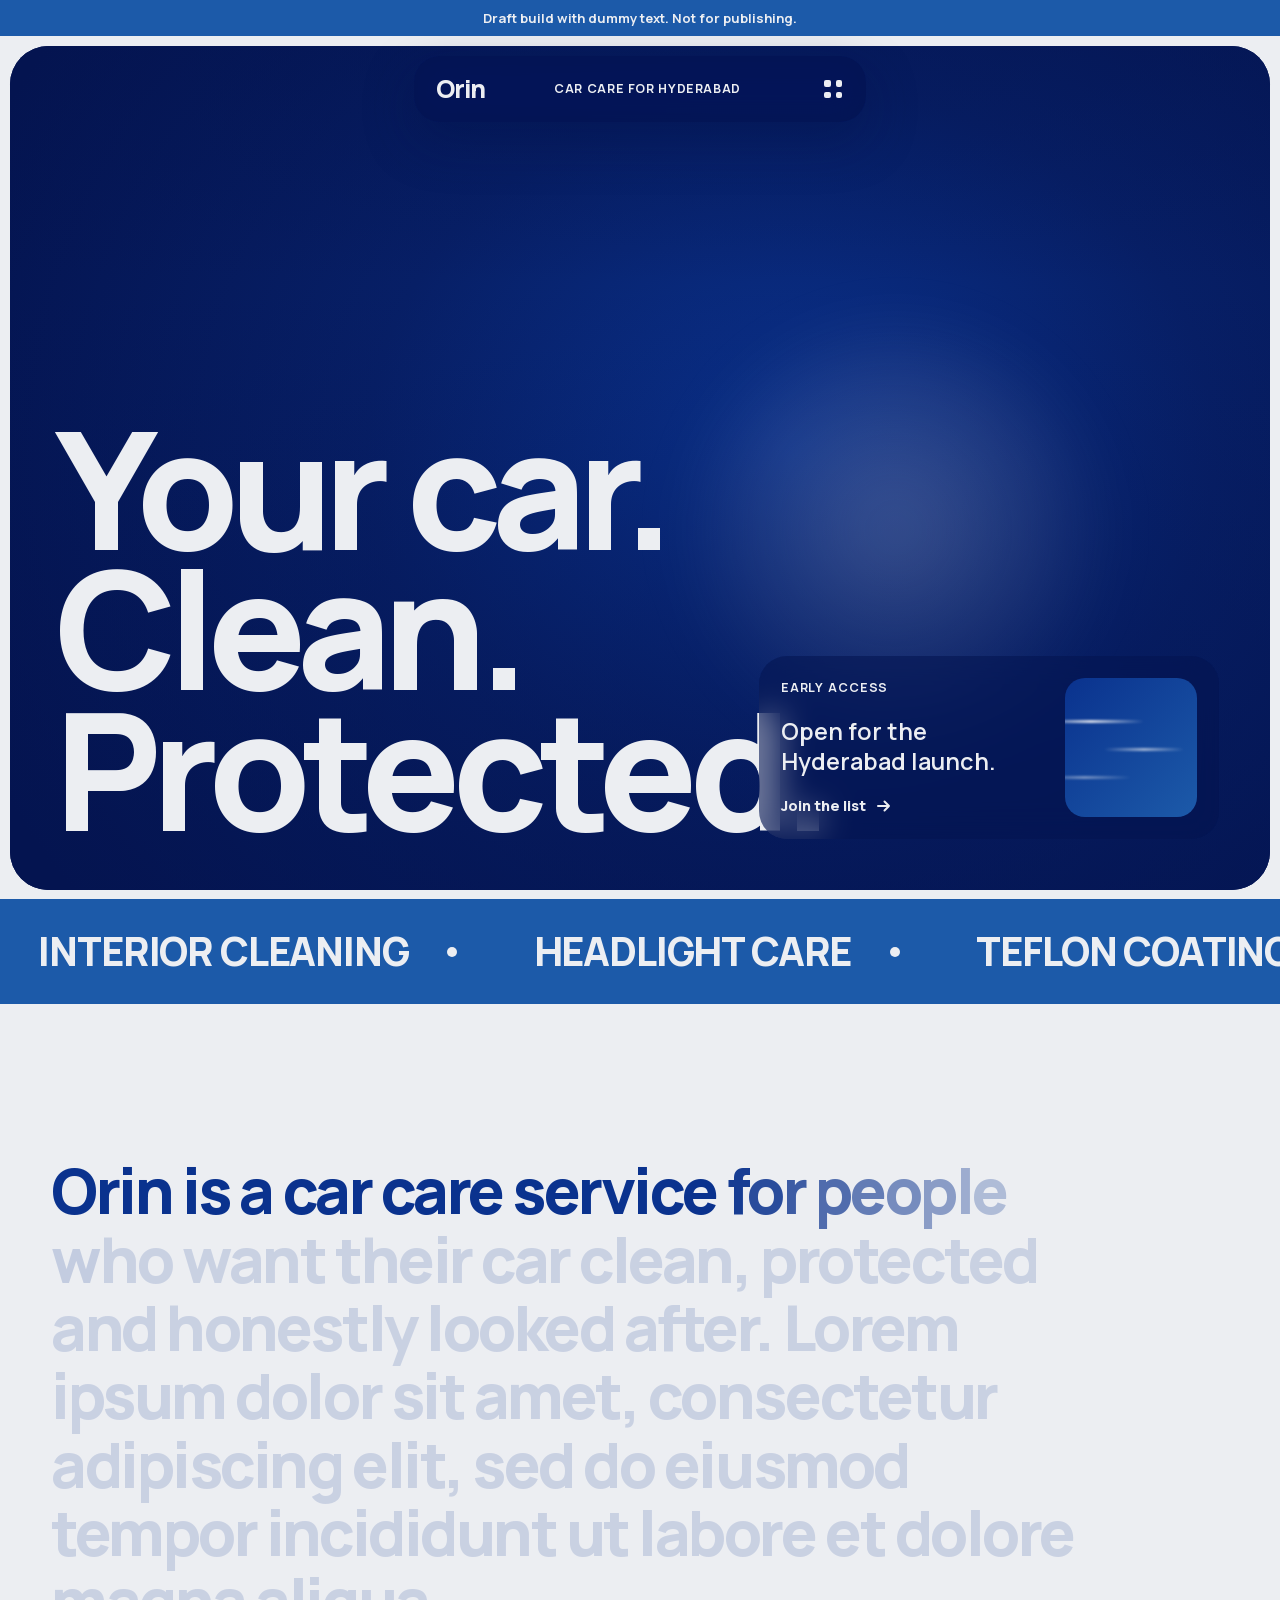
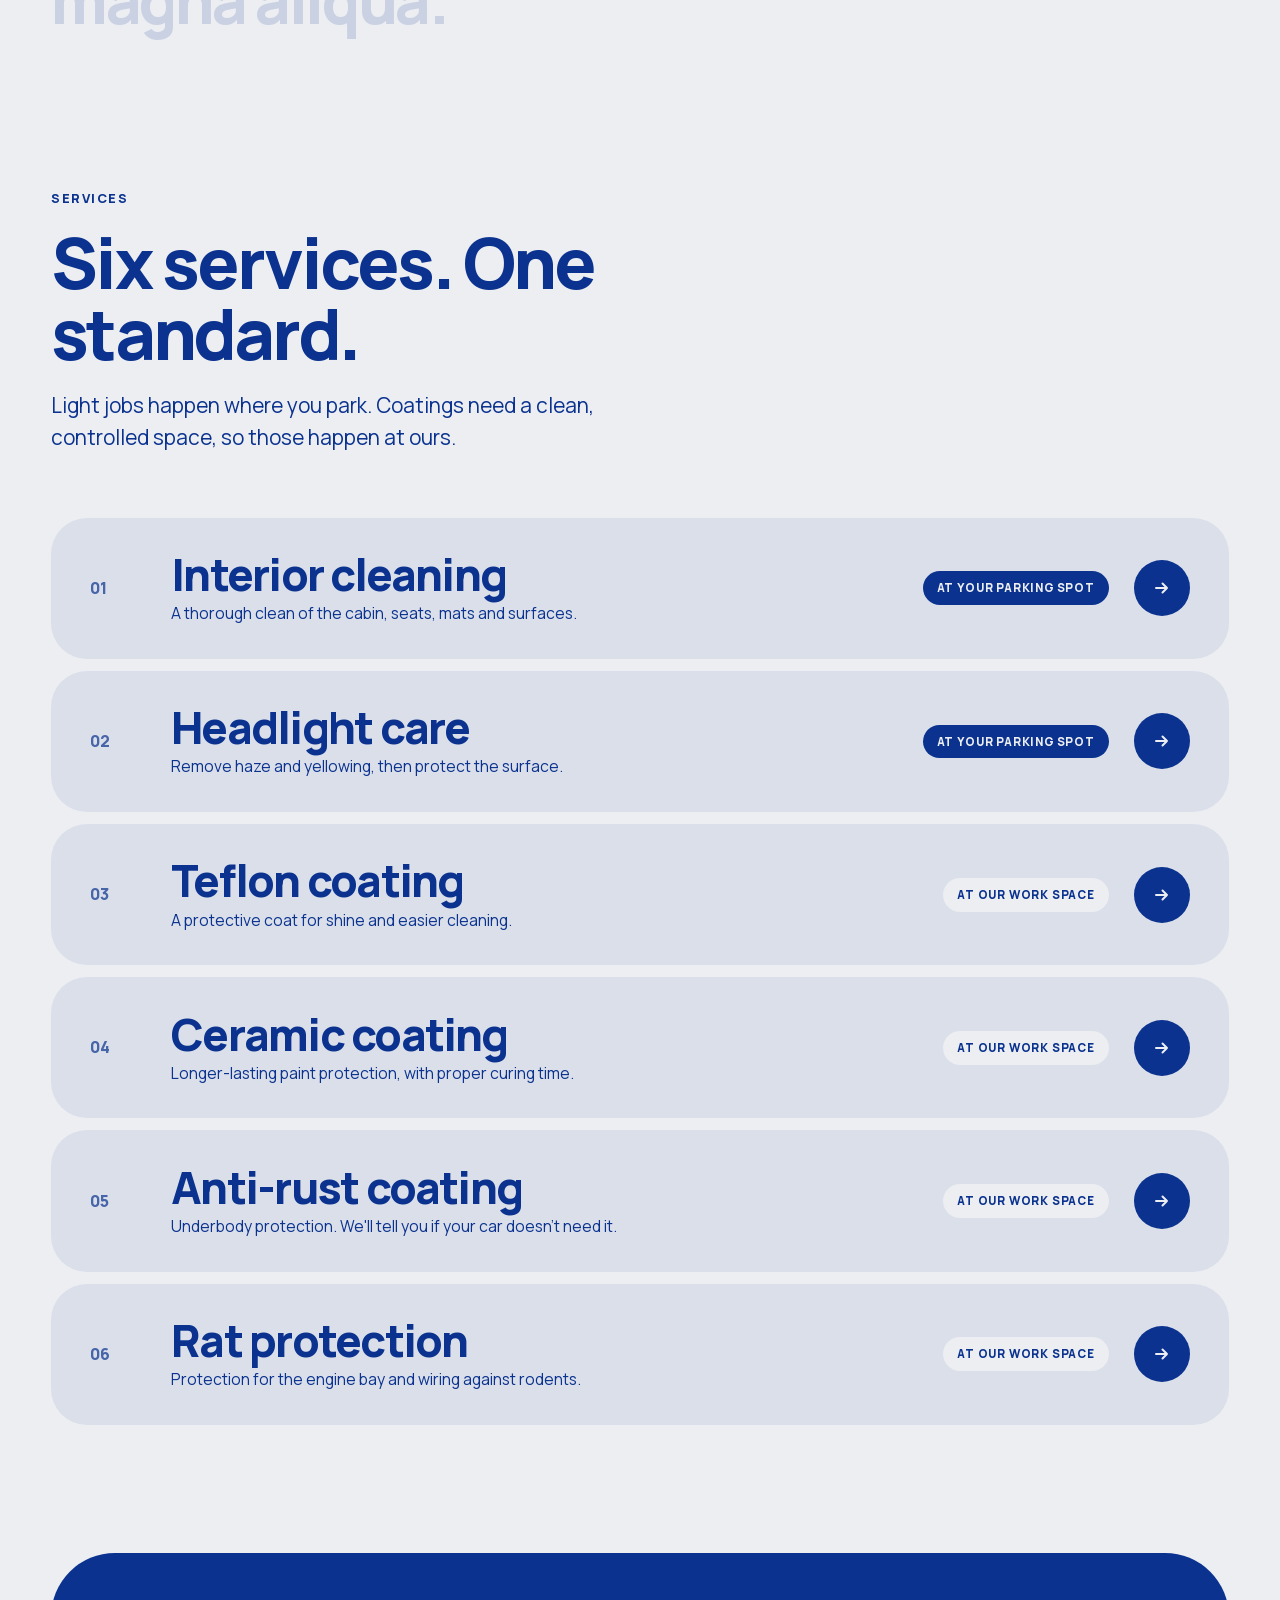
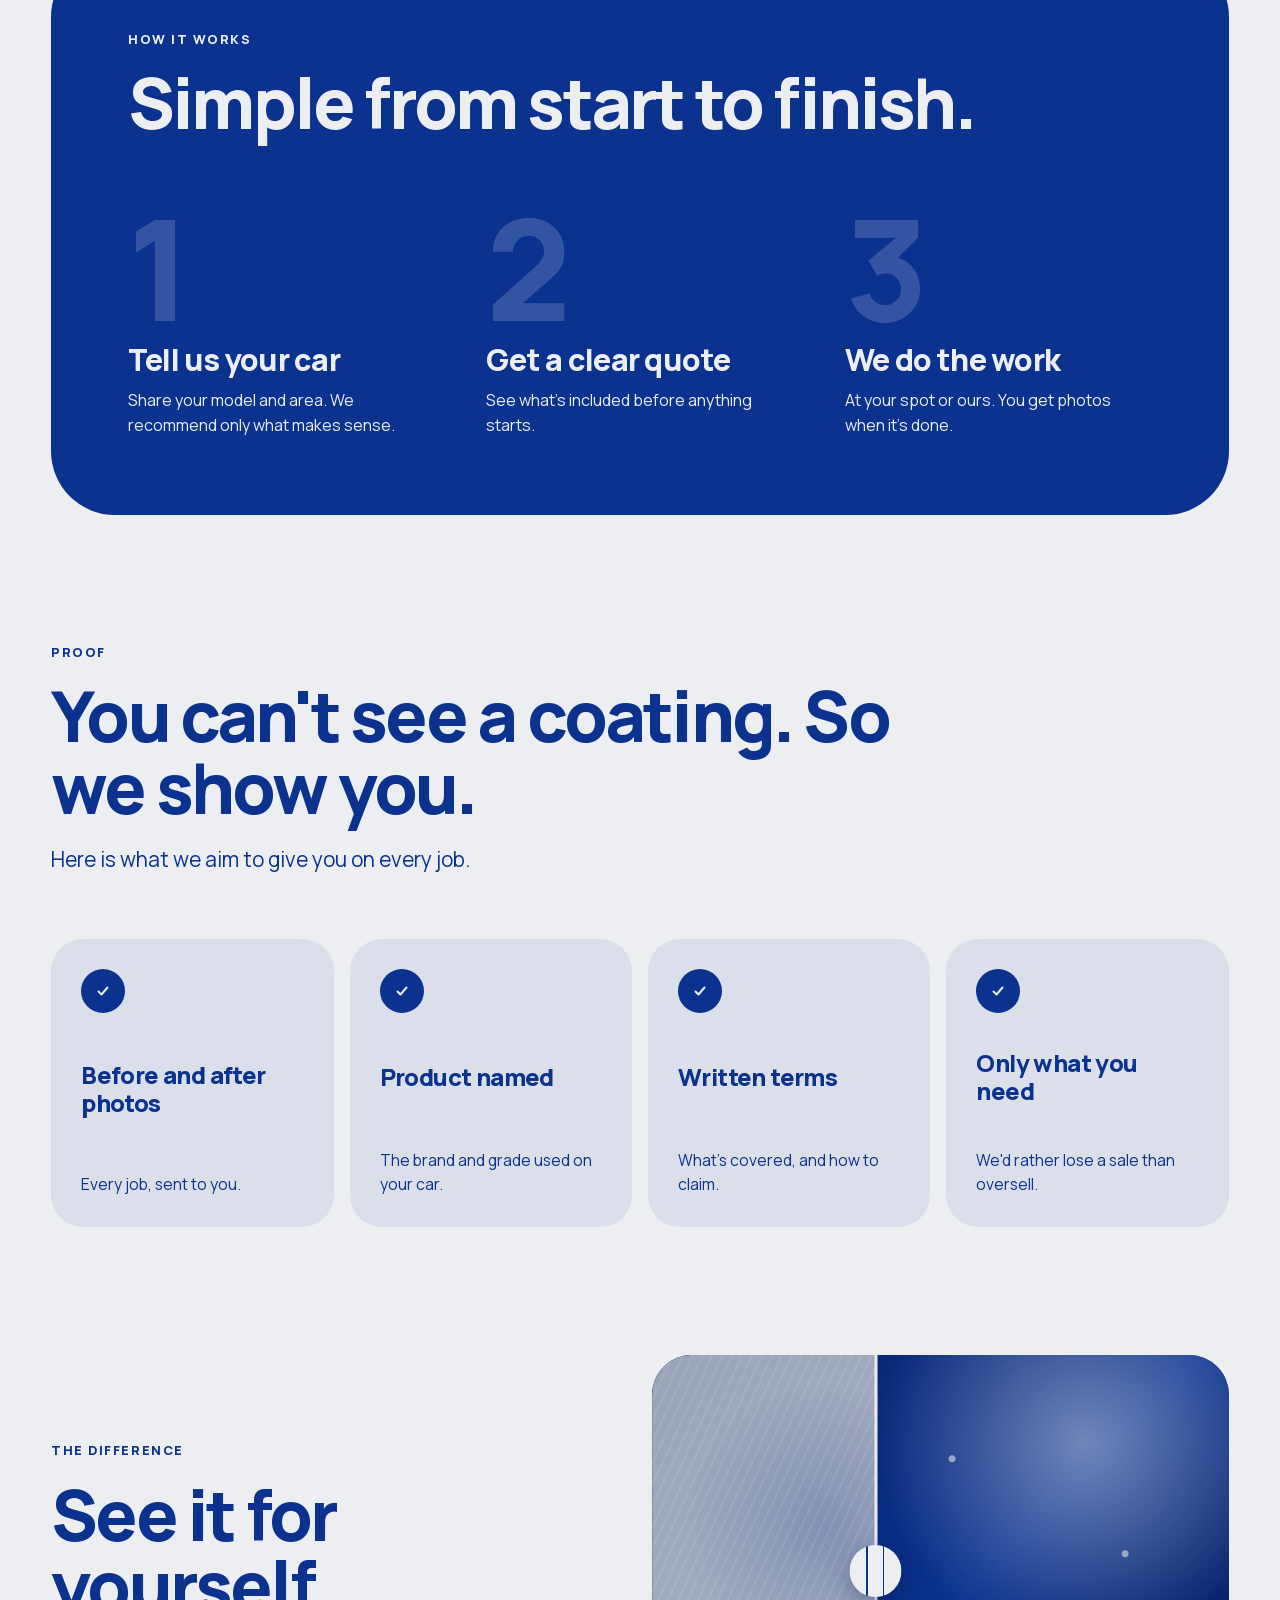
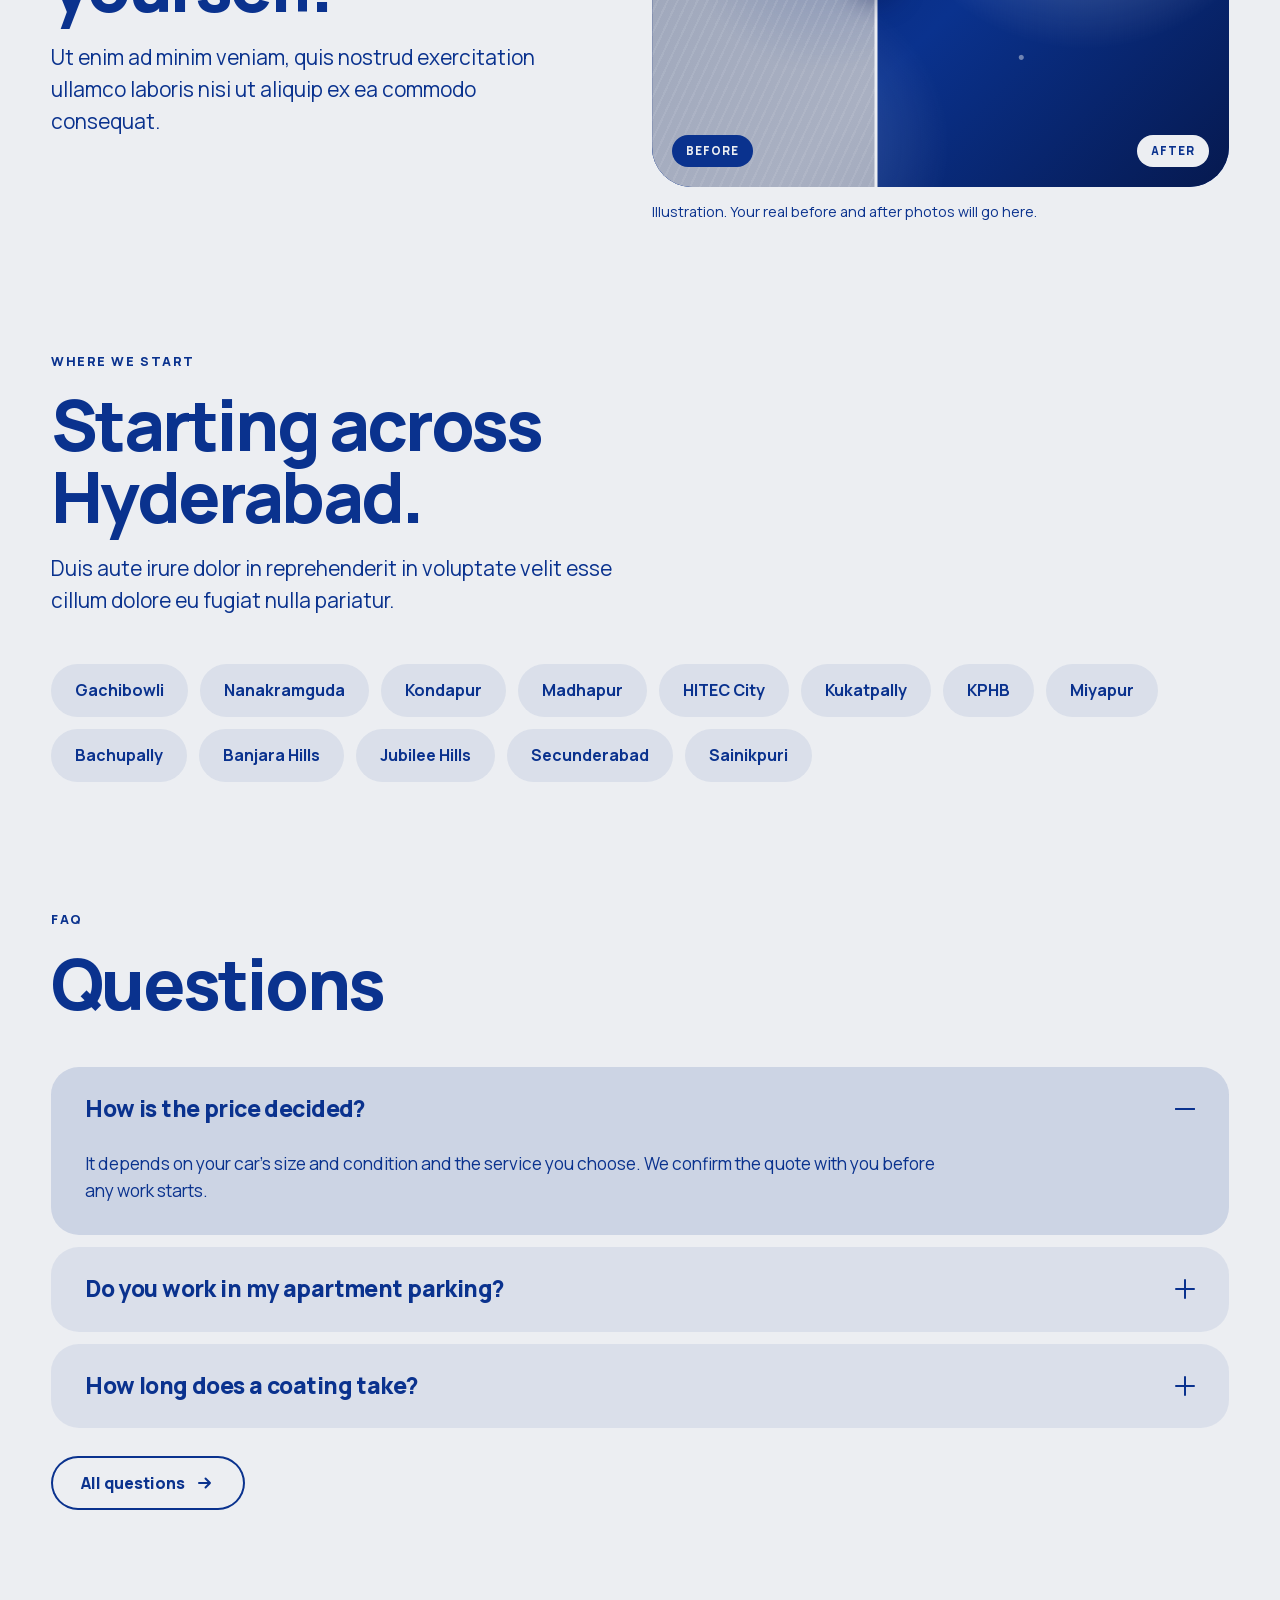
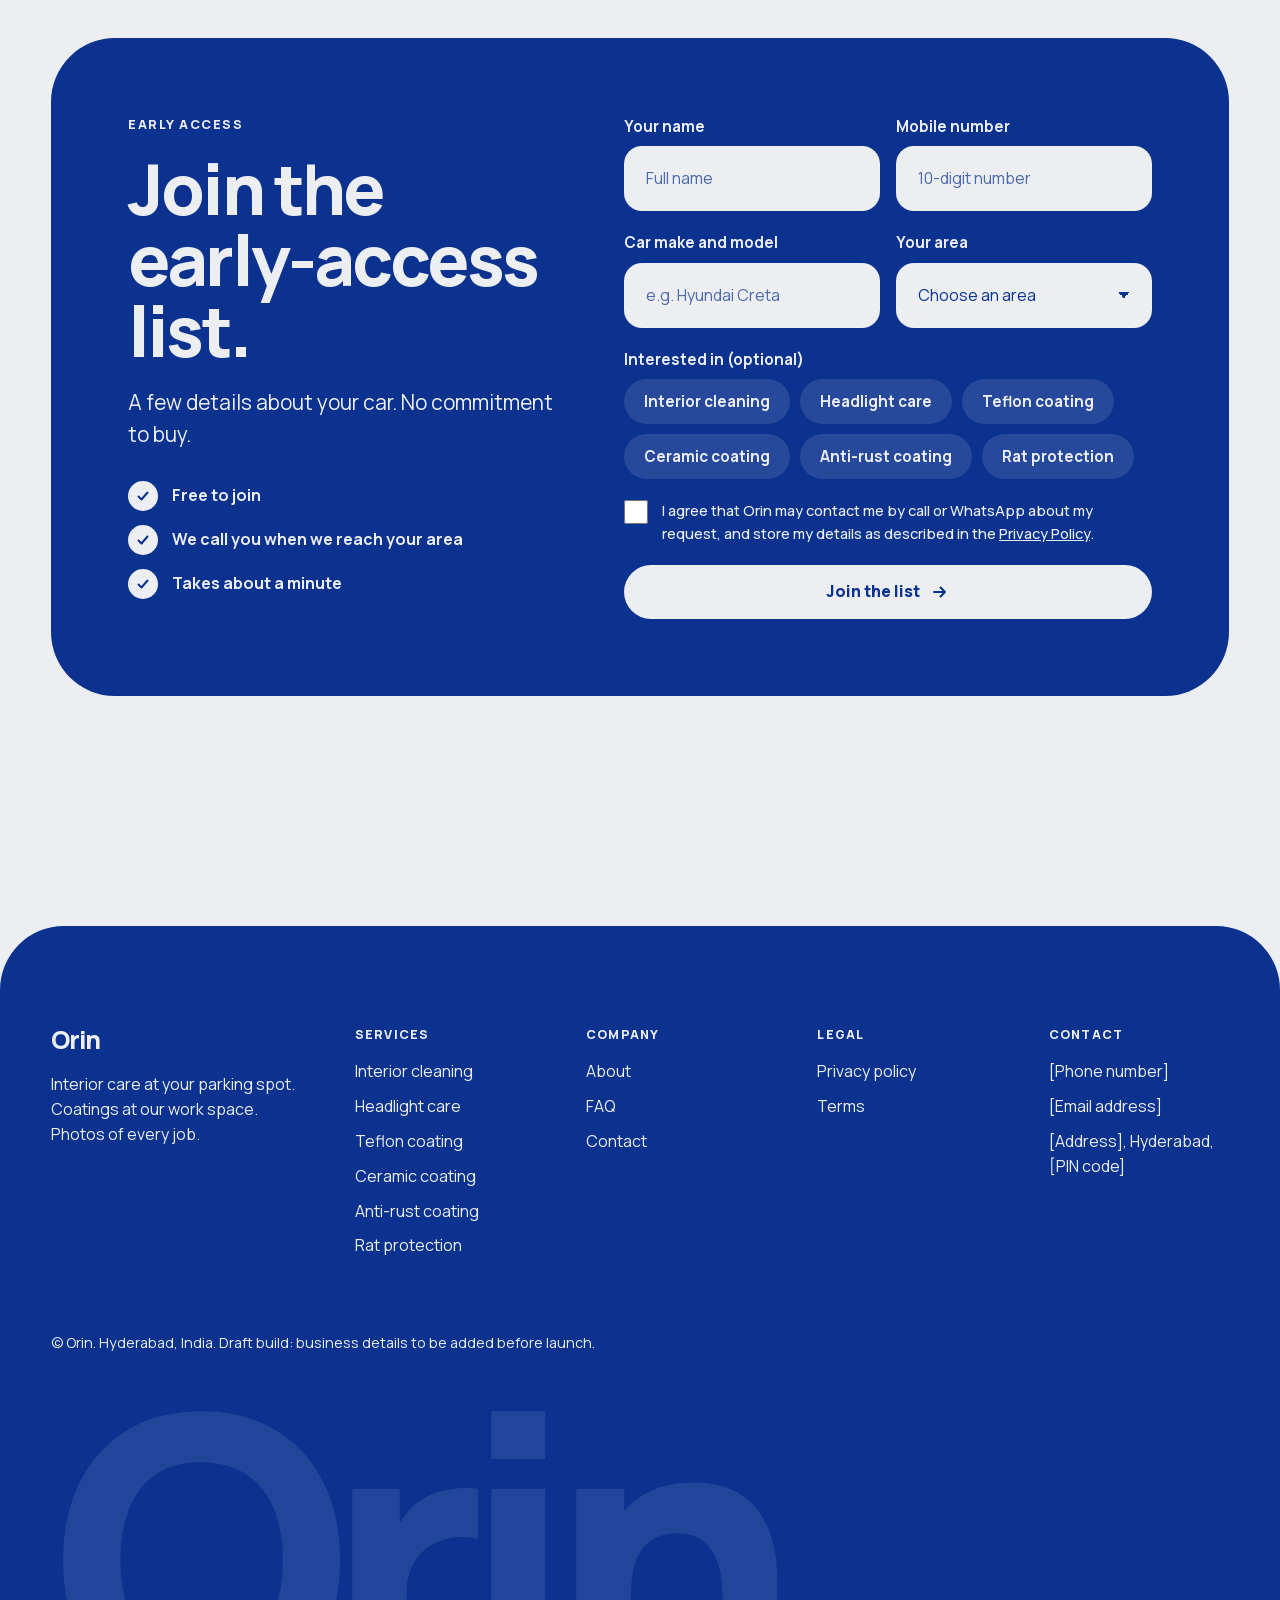
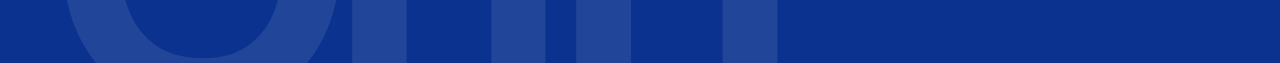
<file: index.html>
<!DOCTYPE html>
<html lang="en">
<head>
<meta charset="utf-8">
<meta name="viewport" content="width=device-width, initial-scale=1">
<title>Orin | Car cleaning and protection in Hyderabad</title>
<meta name="description" content="Interior cleaning, headlight care, teflon, ceramic and anti-rust coatings for your car in Hyderabad. Join the early-access list.">
<meta name="theme-color" content="#0a328e">
<meta name="robots" content="noindex, nofollow">

<script>document.documentElement.classList.add("js");</script>
<link rel="preload" href="assets/fonts/Manrope-Variable-latin.woff2" as="font" type="font/woff2" crossorigin>
<link rel="stylesheet" href="assets/styles.css">
<link rel="stylesheet" href="assets/vendor/lenis.css">
</head>
<body data-page="home">
<a class="skip" href="#main">Skip to content</a>
<div class="draft-banner">Draft build with dummy text. Not for publishing.</div>

<header class="site-header" data-theme="dark">
  <div class="nav-card">
    <div class="bar">
      <a class="logo" href="index.html" aria-label="Orin home">Orin</a>
      <span class="pill-text">Car care for Hyderabad</span>
      <button class="menu-btn" type="button" aria-expanded="false" aria-controls="menu" aria-label="Open menu"><span class="grid" aria-hidden="true"><i></i><i></i><i></i><i></i></span><span class="x" aria-hidden="true"></span></button>
    </div>
    <nav class="drop" id="menu" aria-label="Menu"><div class="drop-in">
      <ul><li><a class="row" href="index.html">Home<svg width="20" height="20" viewBox="0 0 20 20" fill="none" aria-hidden="true"><path d="M4 10h11m0 0-4.5-4.5M15 10l-4.5 4.5" stroke="currentColor" stroke-width="2" stroke-linecap="round" stroke-linejoin="round"/></svg></a></li><li class="has-sub"><button class="row" type="button" aria-expanded="false" aria-controls="sub-services">Services<span class="plus" aria-hidden="true"></span></button><div class="sub" id="sub-services"><div><a href="services/index.html">All services</a><a href="services/interior-cleaning.html">Interior cleaning</a><a href="services/headlight-care.html">Headlight care</a><a href="services/teflon-coating.html">Teflon coating</a><a href="services/ceramic-coating.html">Ceramic coating</a><a href="services/anti-rust-coating.html">Anti-rust coating</a><a href="services/rat-protection.html">Rat protection</a></div></div></li><li><a class="row" href="about.html">About<svg width="20" height="20" viewBox="0 0 20 20" fill="none" aria-hidden="true"><path d="M4 10h11m0 0-4.5-4.5M15 10l-4.5 4.5" stroke="currentColor" stroke-width="2" stroke-linecap="round" stroke-linejoin="round"/></svg></a></li><li><a class="row" href="faq.html">FAQ<svg width="20" height="20" viewBox="0 0 20 20" fill="none" aria-hidden="true"><path d="M4 10h11m0 0-4.5-4.5M15 10l-4.5 4.5" stroke="currentColor" stroke-width="2" stroke-linecap="round" stroke-linejoin="round"/></svg></a></li><li><a class="row" href="contact.html">Contact<svg width="20" height="20" viewBox="0 0 20 20" fill="none" aria-hidden="true"><path d="M4 10h11m0 0-4.5-4.5M15 10l-4.5 4.5" stroke="currentColor" stroke-width="2" stroke-linecap="round" stroke-linejoin="round"/></svg></a></li></ul>
      <div class="drop-cta"><a class="btn btn-light" href="index.html#join">Get early access</a></div>
    </div></nav>
  </div>
</header>
<div class="scrim" aria-hidden="true"></div>

<main id="main">

<section class="home-hero on-royal" data-hero>
  <div class="hh-bg" aria-hidden="true"></div>
  <div class="streaks" aria-hidden="true"><span class="streak" style="--y:10.0%;--w:32vw;--h:2.9px;--o:0.28;--b:5.3px;--t:25.0s;--dl:-18.6s;--c:rgba(28,90,169,1)"></span><span class="streak" style="--y:46.5%;--w:33vw;--h:2.8px;--o:0.38;--b:4.6px;--t:19.1s;--dl:-13.7s;--c:rgba(236,238,242,1)"></span><span class="streak" style="--y:55.9%;--w:46vw;--h:3.2px;--o:0.30;--b:2.1px;--t:32.2s;--dl:-21.3s;--c:rgba(236,238,242,1)"></span><span class="streak" style="--y:53.3%;--w:33vw;--h:2.6px;--o:0.43;--b:5.0px;--t:16.3s;--dl:-7.0s;--c:rgba(236,238,242,1)"></span><span class="streak" style="--y:54.9%;--w:42vw;--h:1.6px;--o:0.48;--b:5.4px;--t:27.5s;--dl:-3.5s;--c:rgba(28,90,169,1)"></span><span class="streak" style="--y:57.6%;--w:51vw;--h:2.9px;--o:0.79;--b:1.1px;--t:31.8s;--dl:-29.1s;--c:rgba(236,238,242,1)"></span><span class="streak" style="--y:84.0%;--w:26vw;--h:2.3px;--o:0.73;--b:5.7px;--t:32.1s;--dl:-36.0s;--c:rgba(236,238,242,1)"></span><span class="streak" style="--y:72.4%;--w:32vw;--h:2.6px;--o:0.62;--b:1.1px;--t:36.9s;--dl:-29.9s;--c:rgba(236,238,242,1)"></span><span class="streak" style="--y:37.4%;--w:47vw;--h:1.5px;--o:0.65;--b:5.8px;--t:28.1s;--dl:-24.5s;--c:rgba(28,90,169,1)"></span><span class="streak" style="--y:49.7%;--w:47vw;--h:3.5px;--o:0.81;--b:6.0px;--t:25.4s;--dl:-29.2s;--c:rgba(236,238,242,1)"></span><span class="streak" style="--y:49.6%;--w:24vw;--h:1.7px;--o:0.28;--b:5.1px;--t:18.4s;--dl:-12.6s;--c:rgba(236,238,242,1)"></span><span class="streak" style="--y:53.0%;--w:30vw;--h:3.6px;--o:0.31;--b:2.9px;--t:19.8s;--dl:-20.6s;--c:rgba(236,238,242,1)"></span><span class="streak" style="--y:53.0%;--w:49vw;--h:1.9px;--o:0.84;--b:6.0px;--t:33.0s;--dl:-20.3s;--c:rgba(28,90,169,1)"></span><span class="streak" style="--y:38.8%;--w:47vw;--h:4.4px;--o:0.55;--b:2.5px;--t:27.7s;--dl:-9.2s;--c:rgba(236,238,242,1)"></span><span class="streak" style="--y:85.1%;--w:36vw;--h:5.6px;--o:0.34;--b:1.8px;--t:37.2s;--dl:-24.9s;--c:rgba(236,238,242,1)"></span><span class="streak" style="--y:32.5%;--w:46vw;--h:3.1px;--o:0.78;--b:3.4px;--t:27.2s;--dl:-8.3s;--c:rgba(236,238,242,1)"></span><span class="streak" style="--y:17.8%;--w:45vw;--h:5.4px;--o:0.41;--b:4.8px;--t:23.5s;--dl:-31.0s;--c:rgba(28,90,169,1)"></span><span class="streak" style="--y:43.9%;--w:16vw;--h:1.6px;--o:0.27;--b:3.8px;--t:22.5s;--dl:-29.1s;--c:rgba(236,238,242,1)"></span><span class="streak" style="--y:34.7%;--w:39vw;--h:6.0px;--o:0.55;--b:4.8px;--t:19.8s;--dl:-23.5s;--c:rgba(236,238,242,1)"></span><span class="streak" style="--y:48.6%;--w:25vw;--h:2.7px;--o:0.55;--b:4.1px;--t:26.1s;--dl:-10.8s;--c:rgba(236,238,242,1)"></span></div><span class="hh-orb" aria-hidden="true"></span>
  <div class="hh-shade" aria-hidden="true"></div>
  <div class="hh-inner">
    <h1 class="hh-title" aria-label="Your car. Clean. Protected."><span class="line"><span class="word" style="--i:0">Your</span> <span class="word" style="--i:1">car.</span></span><span class="line"><span class="word" style="--i:2">Clean.</span></span><span class="line"><span class="word" style="--i:4">Protected.</span></span></h1>
    <p class="sr-only">Interior care at your parking spot. Coatings at our work space. Photos of every job.</p>
    <a class="status" href="#join" data-reveal style="--d:5">
      <span class="copy"><small>Early access</small><span class="status-text">Open for the Hyderabad launch.</span><span class="status-link">Join the list <svg width="20" height="20" viewBox="0 0 20 20" fill="none" aria-hidden="true"><path d="M4 10h11m0 0-4.5-4.5M15 10l-4.5 4.5" stroke="currentColor" stroke-width="2" stroke-linecap="round" stroke-linejoin="round"/></svg></span></span>
      <span class="thumb" aria-hidden="true"><i></i><i></i><i></i></span>
    </a>
  </div>
</section>

<div class="marquee" aria-hidden="true"><div class="track"><span>Interior cleaning</span><span>Headlight care</span><span>Teflon coating</span><span>Ceramic coating</span><span>Anti-rust coating</span><span>Rat protection</span><span>Interior cleaning</span><span>Headlight care</span><span>Teflon coating</span><span>Ceramic coating</span><span>Anti-rust coating</span><span>Rat protection</span></div></div>

<section class="section statement-sec"><div class="container"><p class="statement" data-words>Orin is a car care service for people who want their car clean, protected and honestly looked after. Lorem ipsum dolor sit amet, consectetur adipiscing elit, sed do eiusmod tempor incididunt ut labore et dolore magna aliqua.</p></div></section>

<section class="section tight" id="services"><div class="container">
  <p class="eyebrow" data-reveal style="--d:0">Services</p>
  <h2 data-reveal style="--d:1">Six services. One standard.</h2>
  <p class="lead" data-reveal style="--d:2">Light jobs happen where you park. Coatings need a clean, controlled space, so those happen at ours.</p>
  <ul class="svc-list">
    <li data-where="park" data-reveal style="--d:0"><a class="svc" href="services/interior-cleaning.html">
      <span class="num" aria-hidden="true">01</span>
      <span class="svc-main"><span class="svc-title">Interior cleaning</span><span class="svc-desc">A thorough clean of the cabin, seats, mats and surfaces.</span></span>
      <span class="tag park">At your parking spot</span>
      <span class="arrow" aria-hidden="true"><svg width="20" height="20" viewBox="0 0 20 20" fill="none" aria-hidden="true"><path d="M4 10h11m0 0-4.5-4.5M15 10l-4.5 4.5" stroke="currentColor" stroke-width="2" stroke-linecap="round" stroke-linejoin="round"/></svg></span>
    </a></li>
    <li data-where="park" data-reveal style="--d:1"><a class="svc" href="services/headlight-care.html">
      <span class="num" aria-hidden="true">02</span>
      <span class="svc-main"><span class="svc-title">Headlight care</span><span class="svc-desc">Remove haze and yellowing, then protect the surface.</span></span>
      <span class="tag park">At your parking spot</span>
      <span class="arrow" aria-hidden="true"><svg width="20" height="20" viewBox="0 0 20 20" fill="none" aria-hidden="true"><path d="M4 10h11m0 0-4.5-4.5M15 10l-4.5 4.5" stroke="currentColor" stroke-width="2" stroke-linecap="round" stroke-linejoin="round"/></svg></span>
    </a></li>
    <li data-where="work" data-reveal style="--d:2"><a class="svc" href="services/teflon-coating.html">
      <span class="num" aria-hidden="true">03</span>
      <span class="svc-main"><span class="svc-title">Teflon coating</span><span class="svc-desc">A protective coat for shine and easier cleaning.</span></span>
      <span class="tag work">At our work space</span>
      <span class="arrow" aria-hidden="true"><svg width="20" height="20" viewBox="0 0 20 20" fill="none" aria-hidden="true"><path d="M4 10h11m0 0-4.5-4.5M15 10l-4.5 4.5" stroke="currentColor" stroke-width="2" stroke-linecap="round" stroke-linejoin="round"/></svg></span>
    </a></li>
    <li data-where="work" data-reveal style="--d:3"><a class="svc" href="services/ceramic-coating.html">
      <span class="num" aria-hidden="true">04</span>
      <span class="svc-main"><span class="svc-title">Ceramic coating</span><span class="svc-desc">Longer-lasting paint protection, with proper curing time.</span></span>
      <span class="tag work">At our work space</span>
      <span class="arrow" aria-hidden="true"><svg width="20" height="20" viewBox="0 0 20 20" fill="none" aria-hidden="true"><path d="M4 10h11m0 0-4.5-4.5M15 10l-4.5 4.5" stroke="currentColor" stroke-width="2" stroke-linecap="round" stroke-linejoin="round"/></svg></span>
    </a></li>
    <li data-where="work" data-reveal style="--d:4"><a class="svc" href="services/anti-rust-coating.html">
      <span class="num" aria-hidden="true">05</span>
      <span class="svc-main"><span class="svc-title">Anti-rust coating</span><span class="svc-desc">Underbody protection. We'll tell you if your car doesn't need it.</span></span>
      <span class="tag work">At our work space</span>
      <span class="arrow" aria-hidden="true"><svg width="20" height="20" viewBox="0 0 20 20" fill="none" aria-hidden="true"><path d="M4 10h11m0 0-4.5-4.5M15 10l-4.5 4.5" stroke="currentColor" stroke-width="2" stroke-linecap="round" stroke-linejoin="round"/></svg></span>
    </a></li>
    <li data-where="work" data-reveal style="--d:5"><a class="svc" href="services/rat-protection.html">
      <span class="num" aria-hidden="true">06</span>
      <span class="svc-main"><span class="svc-title">Rat protection</span><span class="svc-desc">Protection for the engine bay and wiring against rodents.</span></span>
      <span class="tag work">At our work space</span>
      <span class="arrow" aria-hidden="true"><svg width="20" height="20" viewBox="0 0 20 20" fill="none" aria-hidden="true"><path d="M4 10h11m0 0-4.5-4.5M15 10l-4.5 4.5" stroke="currentColor" stroke-width="2" stroke-linecap="round" stroke-linejoin="round"/></svg></span>
    </a></li></ul>
</div></section>

<section class="section tight" id="how"><div class="container"><div class="panel on-royal">
  <p class="eyebrow" data-reveal style="--d:0">How it works</p>
  <h2 data-reveal style="--d:1">Simple from start to finish.</h2>
  <div class="steps">
    <div class="step" data-reveal style="--d:0"><span class="big-num" aria-hidden="true">1</span><h3>Tell us your car</h3><p>Share your model and area. We recommend only what makes sense.</p></div>
    <div class="step" data-reveal style="--d:1"><span class="big-num" aria-hidden="true">2</span><h3>Get a clear quote</h3><p>See what's included before anything starts.</p></div>
    <div class="step" data-reveal style="--d:2"><span class="big-num" aria-hidden="true">3</span><h3>We do the work</h3><p>At your spot or ours. You get photos when it's done.</p></div>
  </div>
</div></div></section>

<section class="section tight"><div class="container">
  <p class="eyebrow" data-reveal style="--d:0">Proof</p>
  <h2 data-reveal style="--d:1">You can't see a coating. So we show you.</h2>
  <p class="lead" data-reveal style="--d:2">Here is what we aim to give you on every job.</p>
  <div class="tiles">
    <div class="tile" data-reveal style="--d:0"><span class="tile-icon" aria-hidden="true"><svg width="16" height="16" viewBox="0 0 16 16" fill="none" aria-hidden="true"><path d="m3.5 8.5 3 3 6-7" stroke="currentColor" stroke-width="2" stroke-linecap="round" stroke-linejoin="round"/></svg></span><h3>Before and after photos</h3><p>Every job, sent to you.</p></div>
    <div class="tile" data-reveal style="--d:1"><span class="tile-icon" aria-hidden="true"><svg width="16" height="16" viewBox="0 0 16 16" fill="none" aria-hidden="true"><path d="m3.5 8.5 3 3 6-7" stroke="currentColor" stroke-width="2" stroke-linecap="round" stroke-linejoin="round"/></svg></span><h3>Product named</h3><p>The brand and grade used on your car.</p></div>
    <div class="tile" data-reveal style="--d:2"><span class="tile-icon" aria-hidden="true"><svg width="16" height="16" viewBox="0 0 16 16" fill="none" aria-hidden="true"><path d="m3.5 8.5 3 3 6-7" stroke="currentColor" stroke-width="2" stroke-linecap="round" stroke-linejoin="round"/></svg></span><h3>Written terms</h3><p>What's covered, and how to claim.</p></div>
    <div class="tile" data-reveal style="--d:3"><span class="tile-icon" aria-hidden="true"><svg width="16" height="16" viewBox="0 0 16 16" fill="none" aria-hidden="true"><path d="m3.5 8.5 3 3 6-7" stroke="currentColor" stroke-width="2" stroke-linecap="round" stroke-linejoin="round"/></svg></span><h3>Only what you need</h3><p>We'd rather lose a sale than oversell.</p></div>
  </div>
</div></section>

<section class="section tight"><div class="container two-col">
  <div>
    <p class="eyebrow" data-reveal style="--d:0">The difference</p>
    <h2 data-reveal style="--d:1">See it for yourself.</h2>
    <p class="lead" data-reveal style="--d:2">Ut enim ad minim veniam, quis nostrud exercitation ullamco laboris nisi ut aliquip ex ea commodo consequat.</p>
  </div>
  <div data-reveal style="--d:2"><div class="ba" data-ba>
    <div class="layer after"><span class="sheen"></span></div>
    <div class="layer before"></div>
    <span class="tag-b">Before</span><span class="tag-a">After</span>
    <input type="range" min="0" max="100" step="1" value="50" aria-label="Compare before and after. Use arrow keys or drag.">
    <div class="handle" aria-hidden="true"></div>
  </div>
  <p class="caption">Illustration. Your real before and after photos will go here.</p></div>
</div></section>

<section class="section tight"><div class="container">
  <p class="eyebrow" data-reveal style="--d:0">Where we start</p>
  <h2 data-reveal style="--d:1">Starting across Hyderabad.</h2>
  <p class="lead" data-reveal style="--d:2">Duis aute irure dolor in reprehenderit in voluptate velit esse cillum dolore eu fugiat nulla pariatur.</p>
  <ul class="area-chips"><li data-reveal style="--d:0">Gachibowli</li><li data-reveal style="--d:1">Nanakramguda</li><li data-reveal style="--d:2">Kondapur</li><li data-reveal style="--d:3">Madhapur</li><li data-reveal style="--d:4">HITEC City</li><li data-reveal style="--d:5">Kukatpally</li><li data-reveal style="--d:0">KPHB</li><li data-reveal style="--d:1">Miyapur</li><li data-reveal style="--d:2">Bachupally</li><li data-reveal style="--d:3">Banjara Hills</li><li data-reveal style="--d:4">Jubilee Hills</li><li data-reveal style="--d:5">Secunderabad</li><li data-reveal style="--d:0">Sainikpuri</li></ul>
</div></section>

<section class="section tight" id="faq-preview"><div class="container">
  <p class="eyebrow" data-reveal style="--d:0">FAQ</p>
  <h2 data-reveal style="--d:1">Questions</h2>
  <div class="faq-list">
    <div class="faq-item open" data-faq data-text="how is the price decided? it depends on your car's size and condition and the service you choose. we confirm the quote with you before any work starts." data-reveal style="--d:0">
      <button class="faq-q" type="button" aria-expanded="true" aria-controls="hf-0">How is the price decided?<span class="plus" aria-hidden="true"></span></button>
      <div class="faq-a" id="hf-0" role="region"><div><p>It depends on your car's size and condition and the service you choose. We confirm the quote with you before any work starts.</p></div></div>
    </div>
    <div class="faq-item" data-faq data-text="do you work in my apartment parking? [to be confirmed.] lorem ipsum dolor sit amet, consectetur adipiscing elit, sed do eiusmod tempor incididunt ut labore et dolore magna aliqua." data-reveal style="--d:1">
      <button class="faq-q" type="button" aria-expanded="false" aria-controls="hf-1">Do you work in my apartment parking?<span class="plus" aria-hidden="true"></span></button>
      <div class="faq-a" id="hf-1" role="region"><div><p>[To be confirmed.] Lorem ipsum dolor sit amet, consectetur adipiscing elit, sed do eiusmod tempor incididunt ut labore et dolore magna aliqua.</p></div></div>
    </div>
    <div class="faq-item" data-faq data-text="how long does a coating take? [to be confirmed.] ut enim ad minim veniam, quis nostrud exercitation ullamco laboris nisi ut aliquip ex ea commodo consequat." data-reveal style="--d:2">
      <button class="faq-q" type="button" aria-expanded="false" aria-controls="hf-2">How long does a coating take?<span class="plus" aria-hidden="true"></span></button>
      <div class="faq-a" id="hf-2" role="region"><div><p>[To be confirmed.] Ut enim ad minim veniam, quis nostrud exercitation ullamco laboris nisi ut aliquip ex ea commodo consequat.</p></div></div>
    </div></div>
  <p class="more" data-reveal style="--d:0"><a class="btn btn-ghost" href="faq.html">All questions <svg width="20" height="20" viewBox="0 0 20 20" fill="none" aria-hidden="true"><path d="M4 10h11m0 0-4.5-4.5M15 10l-4.5 4.5" stroke="currentColor" stroke-width="2" stroke-linecap="round" stroke-linejoin="round"/></svg></a></p>
</div></section>

<section class="section tight" id="join"><div class="container"><div class="panel join-panel on-royal">
  <div class="join-intro">
    <p class="eyebrow">Early access</p>
    <h2>Join the early-access list.</h2>
    <p class="lead">A few details about your car. No commitment to buy.</p>
    <ul class="benefits"><li><span class="ck" aria-hidden="true"><svg width="16" height="16" viewBox="0 0 16 16" fill="none" aria-hidden="true"><path d="m3.5 8.5 3 3 6-7" stroke="currentColor" stroke-width="2" stroke-linecap="round" stroke-linejoin="round"/></svg></span>Free to join</li><li><span class="ck" aria-hidden="true"><svg width="16" height="16" viewBox="0 0 16 16" fill="none" aria-hidden="true"><path d="m3.5 8.5 3 3 6-7" stroke="currentColor" stroke-width="2" stroke-linecap="round" stroke-linejoin="round"/></svg></span>We call you when we reach your area</li><li><span class="ck" aria-hidden="true"><svg width="16" height="16" viewBox="0 0 16 16" fill="none" aria-hidden="true"><path d="m3.5 8.5 3 3 6-7" stroke="currentColor" stroke-width="2" stroke-linecap="round" stroke-linejoin="round"/></svg></span>Takes about a minute</li></ul>
  </div>
  <form class="form" data-form="waitlist" novalidate>
    <div class="row2">
      <div class="field"><label for="w-name">Your name</label><input id="w-name" name="name" type="text" autocomplete="name" placeholder="Full name" required></div>
      <div class="field"><label for="w-phone">Mobile number</label><input id="w-phone" name="phone" type="tel" inputmode="numeric" autocomplete="tel" placeholder="10-digit number" required></div>
    </div>
    <div class="row2">
      <div class="field"><label for="w-car">Car make and model</label><input id="w-car" name="car" type="text" placeholder="e.g. Hyundai Creta" required></div>
      <div class="field"><label for="w-area">Your area</label><select id="w-area" name="area" required><option value="">Choose an area</option><option>Gachibowli</option><option>Nanakramguda</option><option>Kondapur</option><option>Madhapur</option><option>HITEC City</option><option>Kukatpally</option><option>KPHB</option><option>Miyapur</option><option>Bachupally</option><option>Banjara Hills</option><option>Jubilee Hills</option><option>Secunderabad</option><option>Sainikpuri</option><option>Other</option></select></div>
    </div>
    <div class="field"><span class="legend" id="w-int">Interested in (optional)</span><div class="chips" role="group" aria-labelledby="w-int"><button type="button" class="chip" aria-pressed="false">Interior cleaning</button><button type="button" class="chip" aria-pressed="false">Headlight care</button><button type="button" class="chip" aria-pressed="false">Teflon coating</button><button type="button" class="chip" aria-pressed="false">Ceramic coating</button><button type="button" class="chip" aria-pressed="false">Anti-rust coating</button><button type="button" class="chip" aria-pressed="false">Rat protection</button></div></div>
    <div class="honey" aria-hidden="true"><label>Leave empty<input type="text" name="website" tabindex="-1" autocomplete="off"></label></div>
    <label class="consent"><input type="checkbox" name="consent" required><span>I agree that Orin may contact me by call or WhatsApp about my request, and store my details as described in the <a href="privacy.html">Privacy Policy</a>.</span></label>
    <button class="btn btn-light" type="submit">Join the list <svg width="20" height="20" viewBox="0 0 20 20" fill="none" aria-hidden="true"><path d="M4 10h11m0 0-4.5-4.5M15 10l-4.5 4.5" stroke="currentColor" stroke-width="2" stroke-linecap="round" stroke-linejoin="round"/></svg></button>
    <div class="msg" role="status" aria-live="polite"></div>
  </form>
</div></div></section>
</main>

<footer class="site-footer on-royal">
  <div class="container">
    <div class="foot-top">
      <div class="foot-brand"><a class="logo" href="index.html">Orin</a><p>Interior care at your parking spot. Coatings at our work space. Photos of every job.</p></div>
      <div><h2 class="foot-h">Services</h2><ul><li><a href="services/interior-cleaning.html">Interior cleaning</a></li><li><a href="services/headlight-care.html">Headlight care</a></li><li><a href="services/teflon-coating.html">Teflon coating</a></li><li><a href="services/ceramic-coating.html">Ceramic coating</a></li><li><a href="services/anti-rust-coating.html">Anti-rust coating</a></li><li><a href="services/rat-protection.html">Rat protection</a></li></ul></div><div><h2 class="foot-h">Company</h2><ul><li><a href="about.html">About</a></li><li><a href="faq.html">FAQ</a></li><li><a href="contact.html">Contact</a></li></ul></div><div><h2 class="foot-h">Legal</h2><ul><li><a href="privacy.html">Privacy policy</a></li><li><a href="terms.html">Terms</a></li></ul></div>
      <div><h2 class="foot-h">Contact</h2><ul><li>[Phone number]</li><li>[Email address]</li><li>[Address], Hyderabad, [PIN code]</li></ul></div>
    </div>
    <p class="foot-note">© Orin. Hyderabad, India. Draft build: business details to be added before launch.</p>
    <div class="giant" aria-hidden="true">Orin</div>
  </div>
</footer>

<script src="assets/vendor/lenis.min.js" defer></script>
<script src="assets/app.js" defer></script>
</body>
</html>
</file>
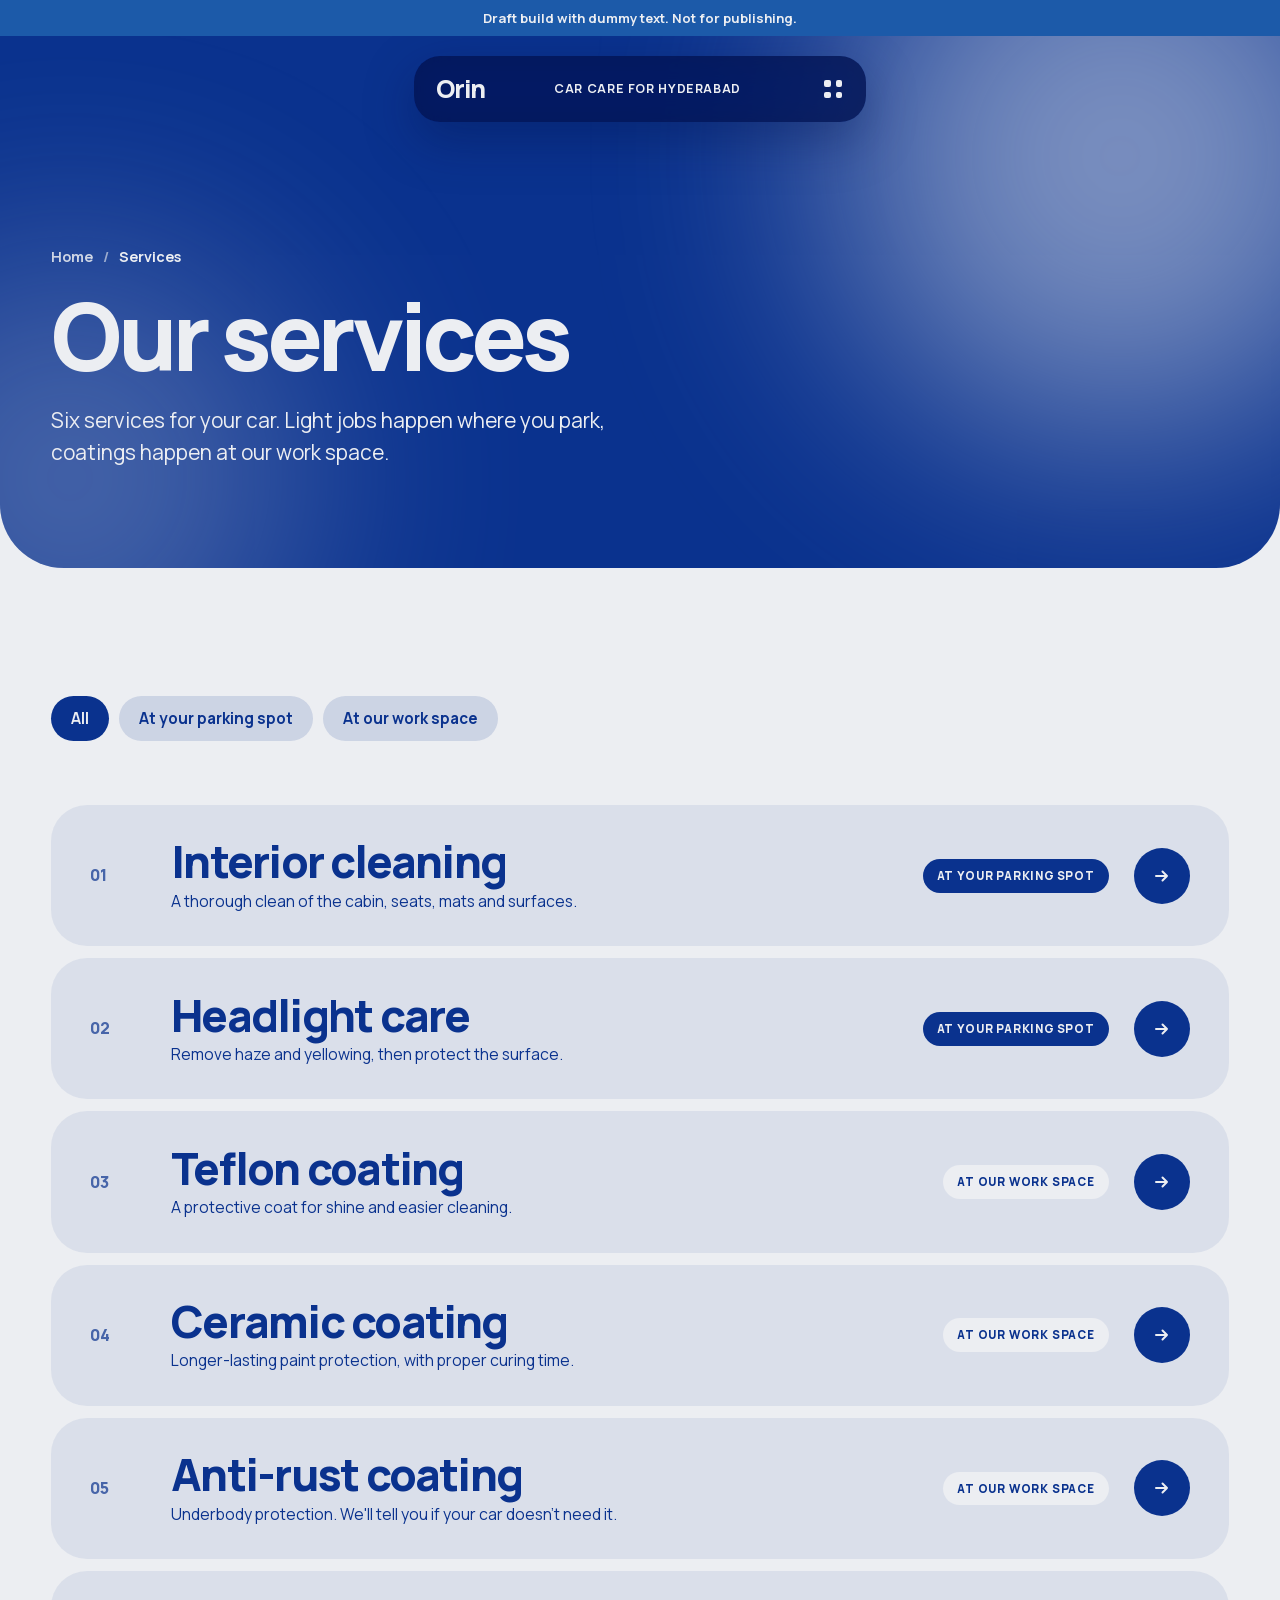
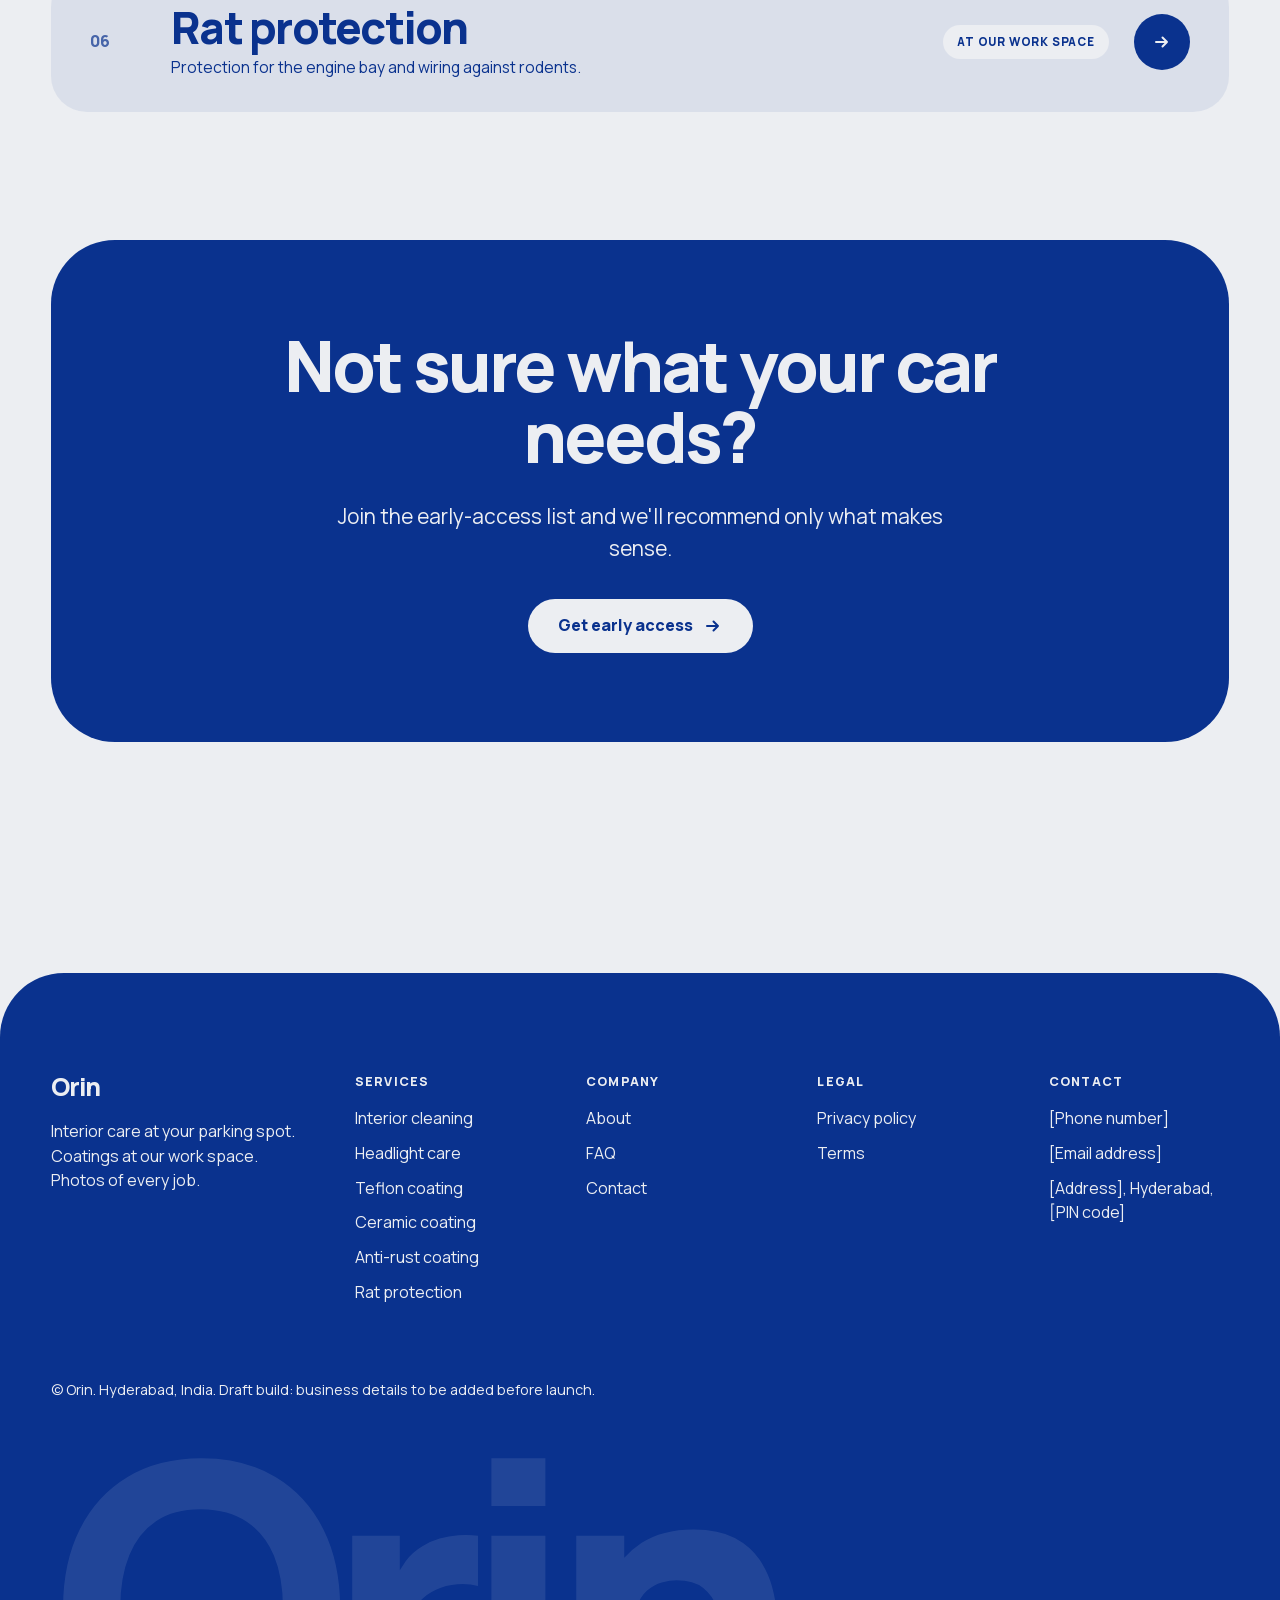
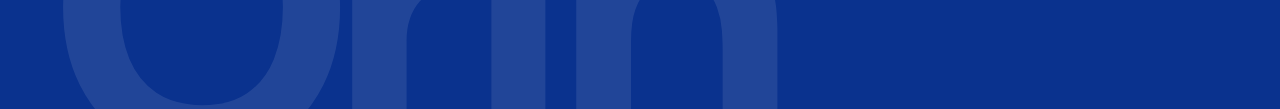
<file: services/index.html>
<!DOCTYPE html>
<html lang="en">
<head>
<meta charset="utf-8">
<meta name="viewport" content="width=device-width, initial-scale=1">
<title>Services | Orin</title>
<meta name="description" content="All Orin car cleaning and protection services in Hyderabad.">
<meta name="theme-color" content="#0a328e">
<meta name="robots" content="noindex, nofollow">

<script>document.documentElement.classList.add("js");</script>
<link rel="preload" href="../assets/fonts/Manrope-Variable-latin.woff2" as="font" type="font/woff2" crossorigin>
<link rel="stylesheet" href="../assets/styles.css">
<link rel="stylesheet" href="../assets/vendor/lenis.css">
</head>
<body data-page="services">
<a class="skip" href="#main">Skip to content</a>
<div class="draft-banner">Draft build with dummy text. Not for publishing.</div>

<header class="site-header" data-theme="dark">
  <div class="nav-card">
    <div class="bar">
      <a class="logo" href="../index.html" aria-label="Orin home">Orin</a>
      <span class="pill-text">Car care for Hyderabad</span>
      <button class="menu-btn" type="button" aria-expanded="false" aria-controls="menu" aria-label="Open menu"><span class="grid" aria-hidden="true"><i></i><i></i><i></i><i></i></span><span class="x" aria-hidden="true"></span></button>
    </div>
    <nav class="drop" id="menu" aria-label="Menu"><div class="drop-in">
      <ul><li><a class="row" href="../index.html">Home<svg width="20" height="20" viewBox="0 0 20 20" fill="none" aria-hidden="true"><path d="M4 10h11m0 0-4.5-4.5M15 10l-4.5 4.5" stroke="currentColor" stroke-width="2" stroke-linecap="round" stroke-linejoin="round"/></svg></a></li><li class="has-sub"><button class="row" type="button" aria-expanded="false" aria-controls="sub-services">Services<span class="plus" aria-hidden="true"></span></button><div class="sub" id="sub-services"><div><a href="../services/index.html">All services</a><a href="../services/interior-cleaning.html">Interior cleaning</a><a href="../services/headlight-care.html">Headlight care</a><a href="../services/teflon-coating.html">Teflon coating</a><a href="../services/ceramic-coating.html">Ceramic coating</a><a href="../services/anti-rust-coating.html">Anti-rust coating</a><a href="../services/rat-protection.html">Rat protection</a></div></div></li><li><a class="row" href="../about.html">About<svg width="20" height="20" viewBox="0 0 20 20" fill="none" aria-hidden="true"><path d="M4 10h11m0 0-4.5-4.5M15 10l-4.5 4.5" stroke="currentColor" stroke-width="2" stroke-linecap="round" stroke-linejoin="round"/></svg></a></li><li><a class="row" href="../faq.html">FAQ<svg width="20" height="20" viewBox="0 0 20 20" fill="none" aria-hidden="true"><path d="M4 10h11m0 0-4.5-4.5M15 10l-4.5 4.5" stroke="currentColor" stroke-width="2" stroke-linecap="round" stroke-linejoin="round"/></svg></a></li><li><a class="row" href="../contact.html">Contact<svg width="20" height="20" viewBox="0 0 20 20" fill="none" aria-hidden="true"><path d="M4 10h11m0 0-4.5-4.5M15 10l-4.5 4.5" stroke="currentColor" stroke-width="2" stroke-linecap="round" stroke-linejoin="round"/></svg></a></li></ul>
      <div class="drop-cta"><a class="btn btn-light" href="../index.html#join">Get early access</a></div>
    </div></nav>
  </div>
</header>
<div class="scrim" aria-hidden="true"></div>

<main id="main">
<section class="page-hero on-royal" data-hero>
  <span class="glow g1" aria-hidden="true"></span><span class="glow g2" aria-hidden="true"></span>
  <div class="container hero-grid">
    <div>
      <p class="crumbs"><a href="../index.html">Home</a><span class="sep" aria-hidden="true">/</span><span aria-current="page">Services</span></p>
      
      <h1 class="h1"><span class="line"><span class="word" style="--i:0">Our services</span></span></h1>
      <p class="lead" data-reveal style="--d:1">Six services for your car. Light jobs happen where you park, coatings happen at our work space.</p>
    </div>
    
  </div>
</section>
<section class="section"><div class="container">
  <div class="filters" role="group" aria-label="Filter services"><button type="button" class="chip filter" data-filter="all" aria-pressed="true">All</button><button type="button" class="chip filter" data-filter="park" aria-pressed="false">At your parking spot</button><button type="button" class="chip filter" data-filter="work" aria-pressed="false">At our work space</button></div>
  <ul class="svc-list">
    <li data-where="park" data-reveal style="--d:0"><a class="svc" href="../services/interior-cleaning.html">
      <span class="num" aria-hidden="true">01</span>
      <span class="svc-main"><span class="svc-title">Interior cleaning</span><span class="svc-desc">A thorough clean of the cabin, seats, mats and surfaces.</span></span>
      <span class="tag park">At your parking spot</span>
      <span class="arrow" aria-hidden="true"><svg width="20" height="20" viewBox="0 0 20 20" fill="none" aria-hidden="true"><path d="M4 10h11m0 0-4.5-4.5M15 10l-4.5 4.5" stroke="currentColor" stroke-width="2" stroke-linecap="round" stroke-linejoin="round"/></svg></span>
    </a></li>
    <li data-where="park" data-reveal style="--d:1"><a class="svc" href="../services/headlight-care.html">
      <span class="num" aria-hidden="true">02</span>
      <span class="svc-main"><span class="svc-title">Headlight care</span><span class="svc-desc">Remove haze and yellowing, then protect the surface.</span></span>
      <span class="tag park">At your parking spot</span>
      <span class="arrow" aria-hidden="true"><svg width="20" height="20" viewBox="0 0 20 20" fill="none" aria-hidden="true"><path d="M4 10h11m0 0-4.5-4.5M15 10l-4.5 4.5" stroke="currentColor" stroke-width="2" stroke-linecap="round" stroke-linejoin="round"/></svg></span>
    </a></li>
    <li data-where="work" data-reveal style="--d:2"><a class="svc" href="../services/teflon-coating.html">
      <span class="num" aria-hidden="true">03</span>
      <span class="svc-main"><span class="svc-title">Teflon coating</span><span class="svc-desc">A protective coat for shine and easier cleaning.</span></span>
      <span class="tag work">At our work space</span>
      <span class="arrow" aria-hidden="true"><svg width="20" height="20" viewBox="0 0 20 20" fill="none" aria-hidden="true"><path d="M4 10h11m0 0-4.5-4.5M15 10l-4.5 4.5" stroke="currentColor" stroke-width="2" stroke-linecap="round" stroke-linejoin="round"/></svg></span>
    </a></li>
    <li data-where="work" data-reveal style="--d:3"><a class="svc" href="../services/ceramic-coating.html">
      <span class="num" aria-hidden="true">04</span>
      <span class="svc-main"><span class="svc-title">Ceramic coating</span><span class="svc-desc">Longer-lasting paint protection, with proper curing time.</span></span>
      <span class="tag work">At our work space</span>
      <span class="arrow" aria-hidden="true"><svg width="20" height="20" viewBox="0 0 20 20" fill="none" aria-hidden="true"><path d="M4 10h11m0 0-4.5-4.5M15 10l-4.5 4.5" stroke="currentColor" stroke-width="2" stroke-linecap="round" stroke-linejoin="round"/></svg></span>
    </a></li>
    <li data-where="work" data-reveal style="--d:4"><a class="svc" href="../services/anti-rust-coating.html">
      <span class="num" aria-hidden="true">05</span>
      <span class="svc-main"><span class="svc-title">Anti-rust coating</span><span class="svc-desc">Underbody protection. We'll tell you if your car doesn't need it.</span></span>
      <span class="tag work">At our work space</span>
      <span class="arrow" aria-hidden="true"><svg width="20" height="20" viewBox="0 0 20 20" fill="none" aria-hidden="true"><path d="M4 10h11m0 0-4.5-4.5M15 10l-4.5 4.5" stroke="currentColor" stroke-width="2" stroke-linecap="round" stroke-linejoin="round"/></svg></span>
    </a></li>
    <li data-where="work" data-reveal style="--d:5"><a class="svc" href="../services/rat-protection.html">
      <span class="num" aria-hidden="true">06</span>
      <span class="svc-main"><span class="svc-title">Rat protection</span><span class="svc-desc">Protection for the engine bay and wiring against rodents.</span></span>
      <span class="tag work">At our work space</span>
      <span class="arrow" aria-hidden="true"><svg width="20" height="20" viewBox="0 0 20 20" fill="none" aria-hidden="true"><path d="M4 10h11m0 0-4.5-4.5M15 10l-4.5 4.5" stroke="currentColor" stroke-width="2" stroke-linecap="round" stroke-linejoin="round"/></svg></span>
    </a></li></ul>
</div></section>
<section class="section tight"><div class="container"><div class="cta-band on-royal" data-reveal style="--d:0">
    <h2>Not sure what your car needs?</h2><p class="lead">Join the early-access list and we'll recommend only what makes sense.</p>
    <a class="btn btn-light" href="../index.html#join">Get early access <svg width="20" height="20" viewBox="0 0 20 20" fill="none" aria-hidden="true"><path d="M4 10h11m0 0-4.5-4.5M15 10l-4.5 4.5" stroke="currentColor" stroke-width="2" stroke-linecap="round" stroke-linejoin="round"/></svg></a>
  </div></div></section>
</main>

<footer class="site-footer on-royal">
  <div class="container">
    <div class="foot-top">
      <div class="foot-brand"><a class="logo" href="../index.html">Orin</a><p>Interior care at your parking spot. Coatings at our work space. Photos of every job.</p></div>
      <div><h2 class="foot-h">Services</h2><ul><li><a href="../services/interior-cleaning.html">Interior cleaning</a></li><li><a href="../services/headlight-care.html">Headlight care</a></li><li><a href="../services/teflon-coating.html">Teflon coating</a></li><li><a href="../services/ceramic-coating.html">Ceramic coating</a></li><li><a href="../services/anti-rust-coating.html">Anti-rust coating</a></li><li><a href="../services/rat-protection.html">Rat protection</a></li></ul></div><div><h2 class="foot-h">Company</h2><ul><li><a href="../about.html">About</a></li><li><a href="../faq.html">FAQ</a></li><li><a href="../contact.html">Contact</a></li></ul></div><div><h2 class="foot-h">Legal</h2><ul><li><a href="../privacy.html">Privacy policy</a></li><li><a href="../terms.html">Terms</a></li></ul></div>
      <div><h2 class="foot-h">Contact</h2><ul><li>[Phone number]</li><li>[Email address]</li><li>[Address], Hyderabad, [PIN code]</li></ul></div>
    </div>
    <p class="foot-note">© Orin. Hyderabad, India. Draft build: business details to be added before launch.</p>
    <div class="giant" aria-hidden="true">Orin</div>
  </div>
</footer>

<script src="../assets/vendor/lenis.min.js" defer></script>
<script src="../assets/app.js" defer></script>
</body>
</html>
</file>
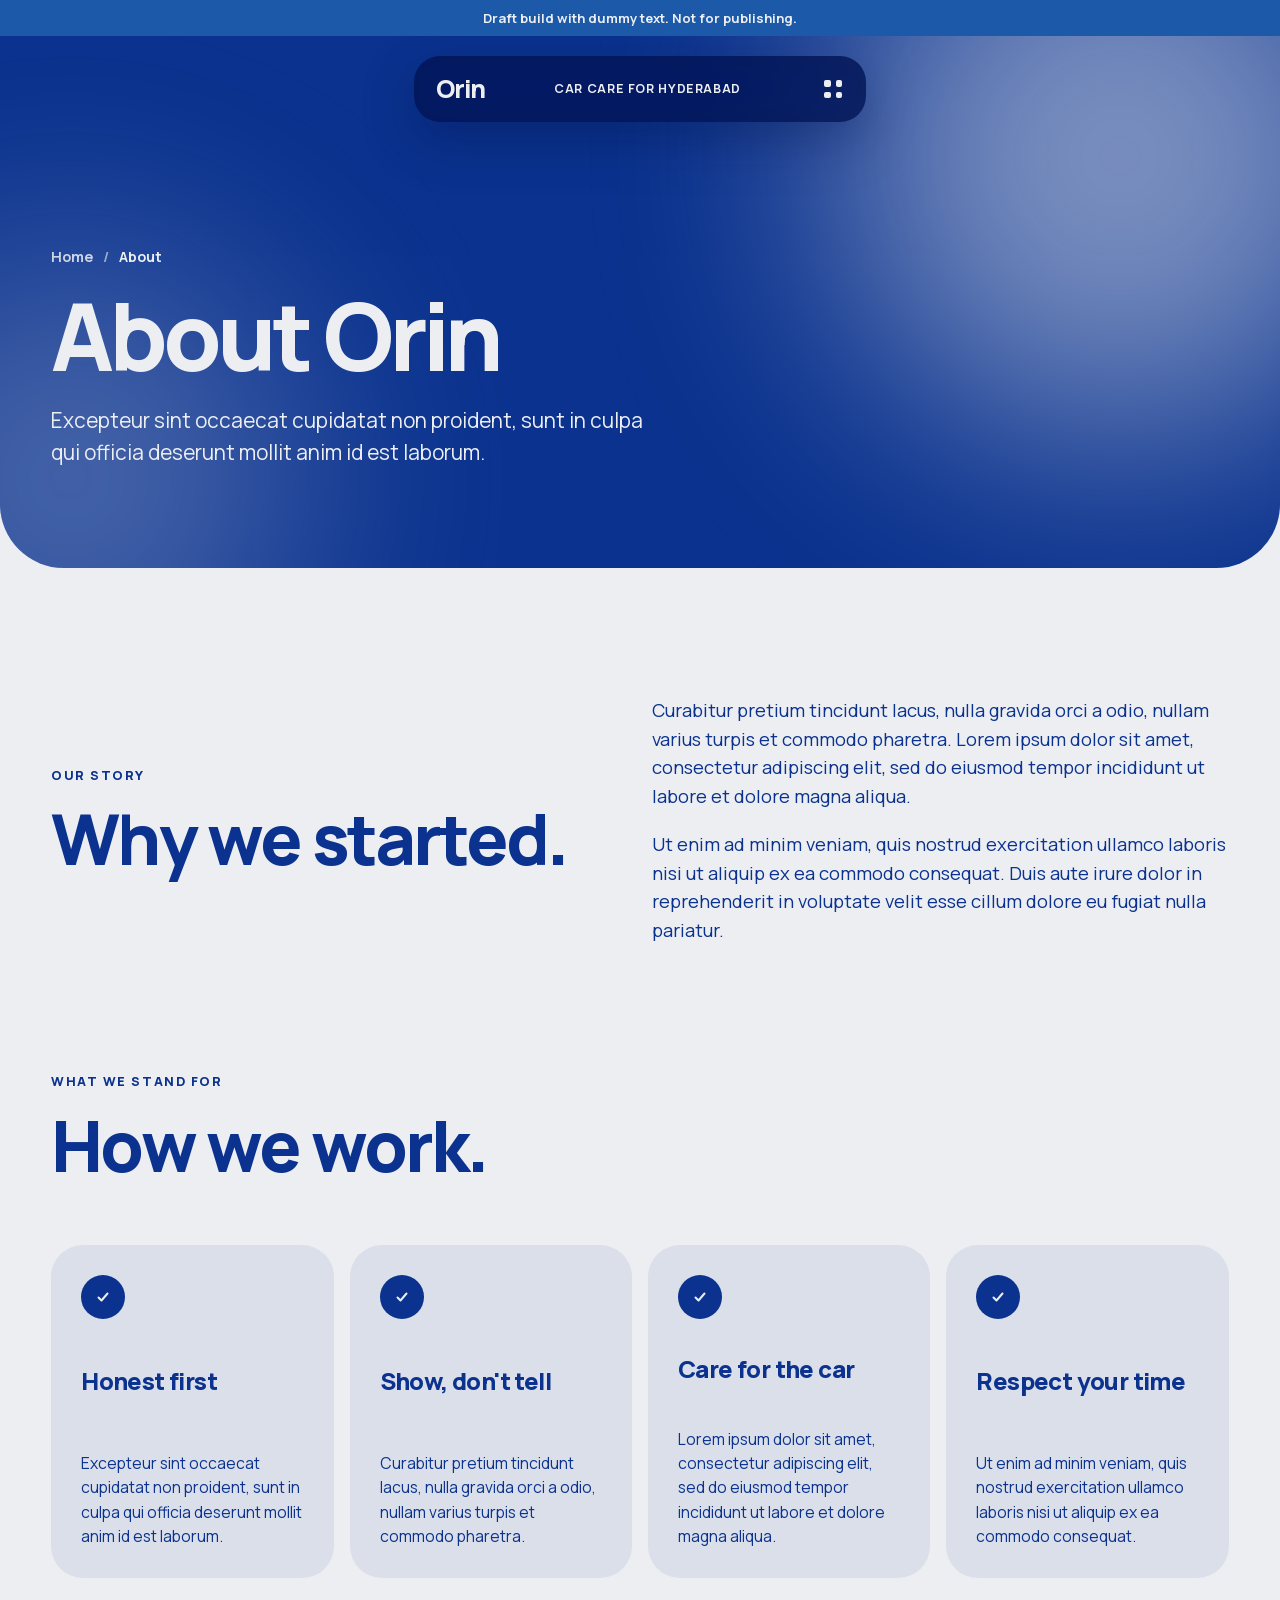
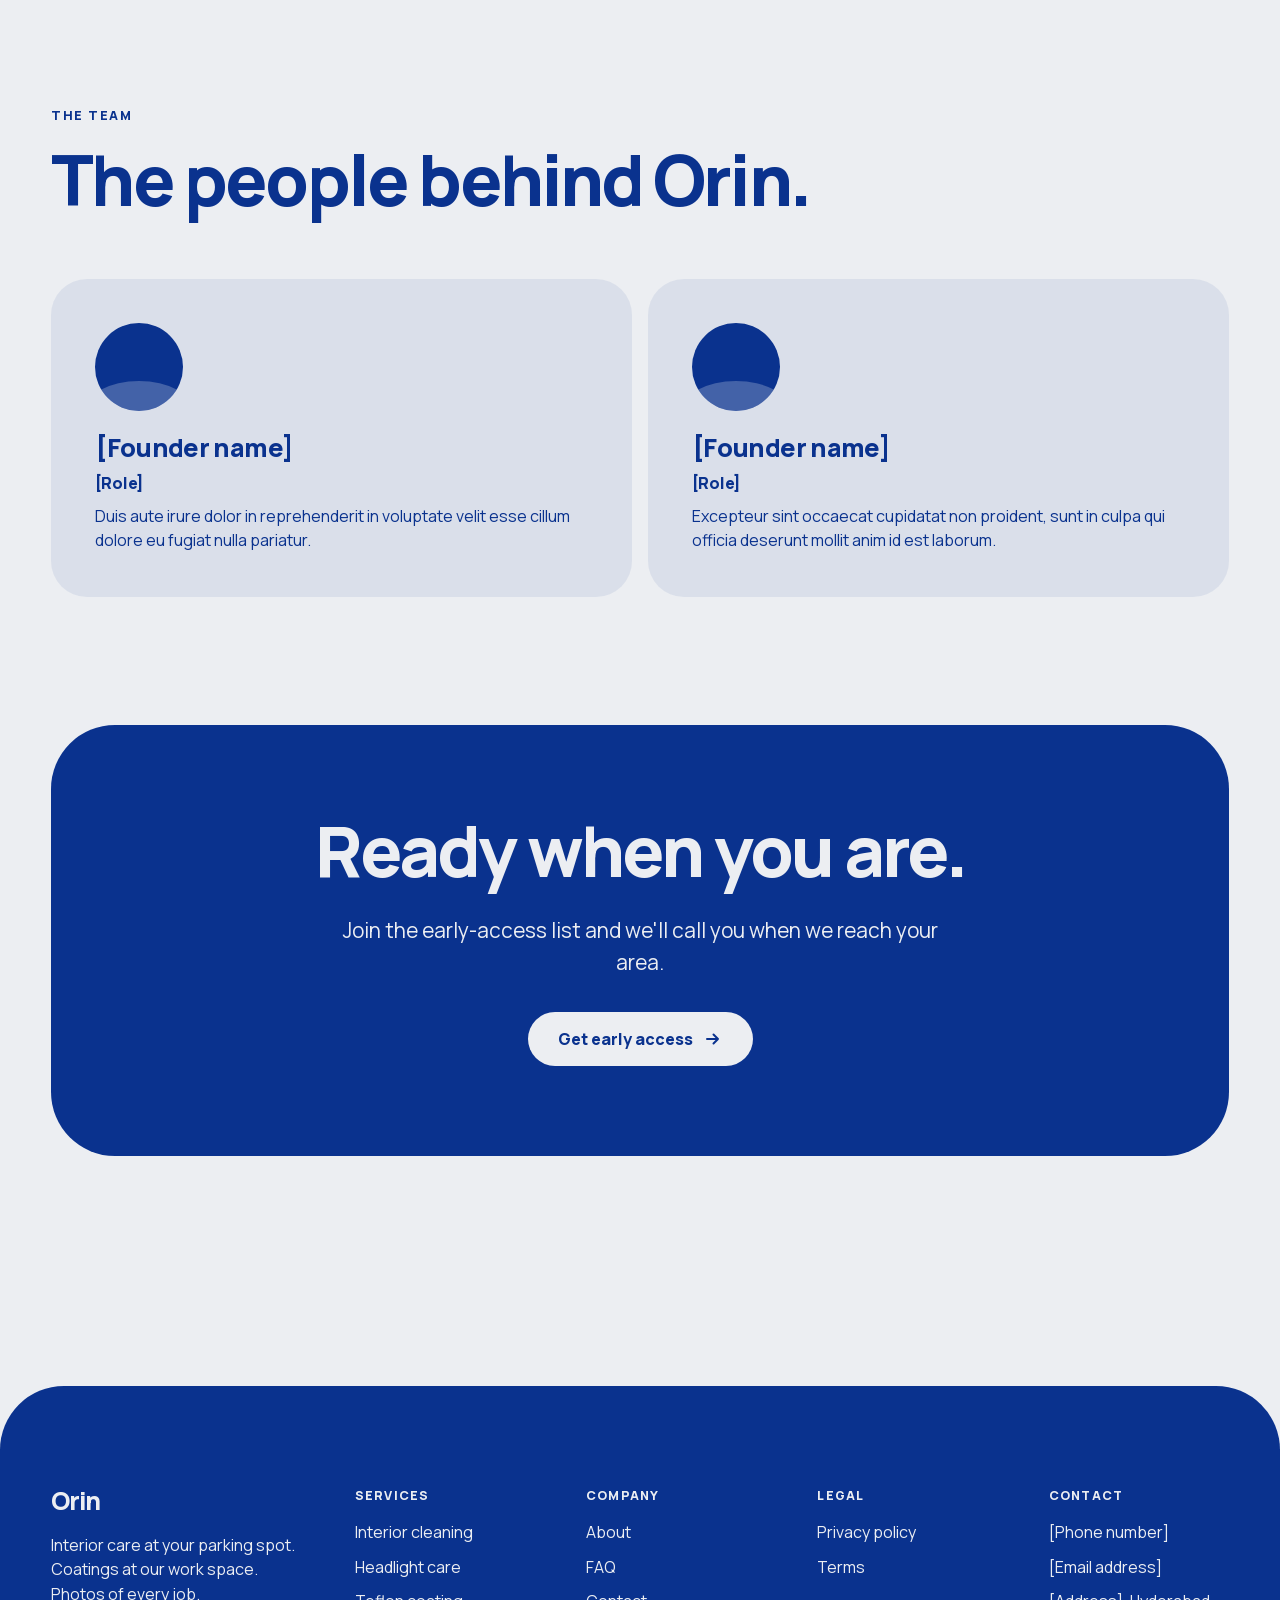
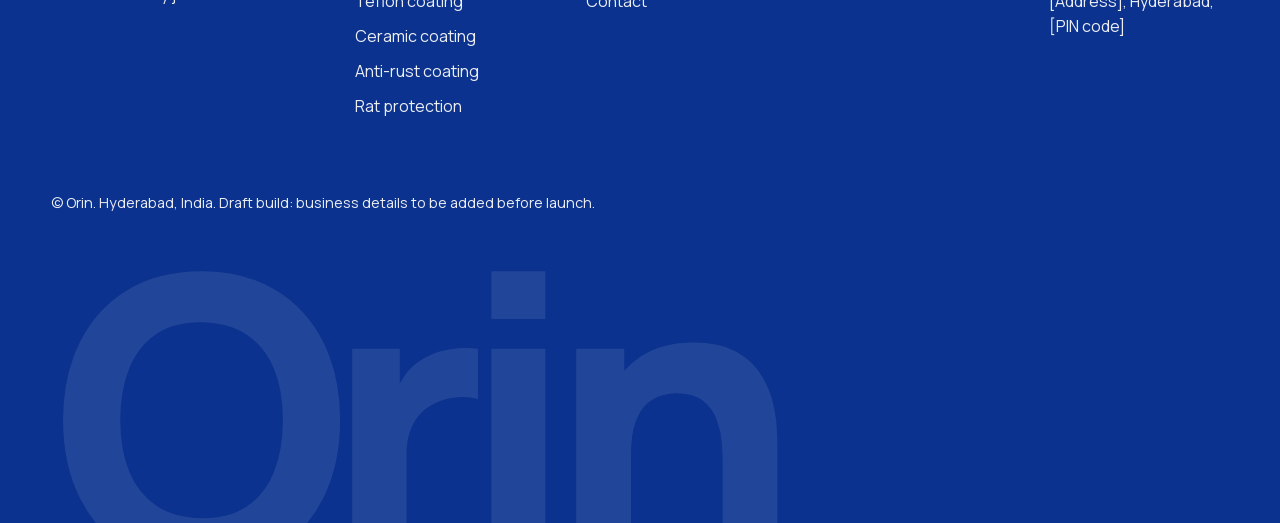
<file: about.html>
<!DOCTYPE html>
<html lang="en">
<head>
<meta charset="utf-8">
<meta name="viewport" content="width=device-width, initial-scale=1">
<title>About | Orin</title>
<meta name="description" content="About Orin, a car cleaning and protection service in Hyderabad.">
<meta name="theme-color" content="#0a328e">
<meta name="robots" content="noindex, nofollow">

<script>document.documentElement.classList.add("js");</script>
<link rel="preload" href="assets/fonts/Manrope-Variable-latin.woff2" as="font" type="font/woff2" crossorigin>
<link rel="stylesheet" href="assets/styles.css">
<link rel="stylesheet" href="assets/vendor/lenis.css">
</head>
<body data-page="about">
<a class="skip" href="#main">Skip to content</a>
<div class="draft-banner">Draft build with dummy text. Not for publishing.</div>

<header class="site-header" data-theme="dark">
  <div class="nav-card">
    <div class="bar">
      <a class="logo" href="index.html" aria-label="Orin home">Orin</a>
      <span class="pill-text">Car care for Hyderabad</span>
      <button class="menu-btn" type="button" aria-expanded="false" aria-controls="menu" aria-label="Open menu"><span class="grid" aria-hidden="true"><i></i><i></i><i></i><i></i></span><span class="x" aria-hidden="true"></span></button>
    </div>
    <nav class="drop" id="menu" aria-label="Menu"><div class="drop-in">
      <ul><li><a class="row" href="index.html">Home<svg width="20" height="20" viewBox="0 0 20 20" fill="none" aria-hidden="true"><path d="M4 10h11m0 0-4.5-4.5M15 10l-4.5 4.5" stroke="currentColor" stroke-width="2" stroke-linecap="round" stroke-linejoin="round"/></svg></a></li><li class="has-sub"><button class="row" type="button" aria-expanded="false" aria-controls="sub-services">Services<span class="plus" aria-hidden="true"></span></button><div class="sub" id="sub-services"><div><a href="services/index.html">All services</a><a href="services/interior-cleaning.html">Interior cleaning</a><a href="services/headlight-care.html">Headlight care</a><a href="services/teflon-coating.html">Teflon coating</a><a href="services/ceramic-coating.html">Ceramic coating</a><a href="services/anti-rust-coating.html">Anti-rust coating</a><a href="services/rat-protection.html">Rat protection</a></div></div></li><li><a class="row" href="about.html" aria-current="page">About<svg width="20" height="20" viewBox="0 0 20 20" fill="none" aria-hidden="true"><path d="M4 10h11m0 0-4.5-4.5M15 10l-4.5 4.5" stroke="currentColor" stroke-width="2" stroke-linecap="round" stroke-linejoin="round"/></svg></a></li><li><a class="row" href="faq.html">FAQ<svg width="20" height="20" viewBox="0 0 20 20" fill="none" aria-hidden="true"><path d="M4 10h11m0 0-4.5-4.5M15 10l-4.5 4.5" stroke="currentColor" stroke-width="2" stroke-linecap="round" stroke-linejoin="round"/></svg></a></li><li><a class="row" href="contact.html">Contact<svg width="20" height="20" viewBox="0 0 20 20" fill="none" aria-hidden="true"><path d="M4 10h11m0 0-4.5-4.5M15 10l-4.5 4.5" stroke="currentColor" stroke-width="2" stroke-linecap="round" stroke-linejoin="round"/></svg></a></li></ul>
      <div class="drop-cta"><a class="btn btn-light" href="index.html#join">Get early access</a></div>
    </div></nav>
  </div>
</header>
<div class="scrim" aria-hidden="true"></div>

<main id="main">
<section class="page-hero on-royal" data-hero>
  <span class="glow g1" aria-hidden="true"></span><span class="glow g2" aria-hidden="true"></span>
  <div class="container hero-grid">
    <div>
      <p class="crumbs"><a href="index.html">Home</a><span class="sep" aria-hidden="true">/</span><span aria-current="page">About</span></p>
      
      <h1 class="h1"><span class="line"><span class="word" style="--i:0">About Orin</span></span></h1>
      <p class="lead" data-reveal style="--d:1">Excepteur sint occaecat cupidatat non proident, sunt in culpa qui officia deserunt mollit anim id est laborum.</p>
    </div>
    
  </div>
</section>
<section class="section"><div class="container two-col">
  <div><p class="eyebrow" data-reveal style="--d:0">Our story</p><h2 data-reveal style="--d:1">Why we started.</h2></div>
  <div class="prose"><p data-reveal style="--d:1">Curabitur pretium tincidunt lacus, nulla gravida orci a odio, nullam varius turpis et commodo pharetra. Lorem ipsum dolor sit amet, consectetur adipiscing elit, sed do eiusmod tempor incididunt ut labore et dolore magna aliqua.</p><p data-reveal style="--d:2">Ut enim ad minim veniam, quis nostrud exercitation ullamco laboris nisi ut aliquip ex ea commodo consequat. Duis aute irure dolor in reprehenderit in voluptate velit esse cillum dolore eu fugiat nulla pariatur.</p></div>
</div></section>
<section class="section tight"><div class="container">
  <p class="eyebrow" data-reveal style="--d:0">What we stand for</p><h2 data-reveal style="--d:1">How we work.</h2>
  <div class="tiles"><div class="tile" data-reveal style="--d:0"><span class="tile-icon" aria-hidden="true"><svg width="16" height="16" viewBox="0 0 16 16" fill="none" aria-hidden="true"><path d="m3.5 8.5 3 3 6-7" stroke="currentColor" stroke-width="2" stroke-linecap="round" stroke-linejoin="round"/></svg></span><h3>Honest first</h3><p>Excepteur sint occaecat cupidatat non proident, sunt in culpa qui officia deserunt mollit anim id est laborum.</p></div><div class="tile" data-reveal style="--d:1"><span class="tile-icon" aria-hidden="true"><svg width="16" height="16" viewBox="0 0 16 16" fill="none" aria-hidden="true"><path d="m3.5 8.5 3 3 6-7" stroke="currentColor" stroke-width="2" stroke-linecap="round" stroke-linejoin="round"/></svg></span><h3>Show, don't tell</h3><p>Curabitur pretium tincidunt lacus, nulla gravida orci a odio, nullam varius turpis et commodo pharetra.</p></div><div class="tile" data-reveal style="--d:2"><span class="tile-icon" aria-hidden="true"><svg width="16" height="16" viewBox="0 0 16 16" fill="none" aria-hidden="true"><path d="m3.5 8.5 3 3 6-7" stroke="currentColor" stroke-width="2" stroke-linecap="round" stroke-linejoin="round"/></svg></span><h3>Care for the car</h3><p>Lorem ipsum dolor sit amet, consectetur adipiscing elit, sed do eiusmod tempor incididunt ut labore et dolore magna aliqua.</p></div><div class="tile" data-reveal style="--d:3"><span class="tile-icon" aria-hidden="true"><svg width="16" height="16" viewBox="0 0 16 16" fill="none" aria-hidden="true"><path d="m3.5 8.5 3 3 6-7" stroke="currentColor" stroke-width="2" stroke-linecap="round" stroke-linejoin="round"/></svg></span><h3>Respect your time</h3><p>Ut enim ad minim veniam, quis nostrud exercitation ullamco laboris nisi ut aliquip ex ea commodo consequat.</p></div></div>
</div></section>
<section class="section tight"><div class="container">
  <p class="eyebrow" data-reveal style="--d:0">The team</p><h2 data-reveal style="--d:1">The people behind Orin.</h2>
  <div class="team"><div class="person" data-reveal style="--d:0"><div class="avatar" aria-hidden="true"></div><h3>[Founder name]</h3><p class="role">[Role]</p><p>Duis aute irure dolor in reprehenderit in voluptate velit esse cillum dolore eu fugiat nulla pariatur.</p></div><div class="person" data-reveal style="--d:1"><div class="avatar" aria-hidden="true"></div><h3>[Founder name]</h3><p class="role">[Role]</p><p>Excepteur sint occaecat cupidatat non proident, sunt in culpa qui officia deserunt mollit anim id est laborum.</p></div></div>
</div></section>
<section class="section tight"><div class="container"><div class="cta-band on-royal" data-reveal style="--d:0">
    <h2>Ready when you are.</h2><p class="lead">Join the early-access list and we'll call you when we reach your area.</p>
    <a class="btn btn-light" href="index.html#join">Get early access <svg width="20" height="20" viewBox="0 0 20 20" fill="none" aria-hidden="true"><path d="M4 10h11m0 0-4.5-4.5M15 10l-4.5 4.5" stroke="currentColor" stroke-width="2" stroke-linecap="round" stroke-linejoin="round"/></svg></a>
  </div></div></section>
</main>

<footer class="site-footer on-royal">
  <div class="container">
    <div class="foot-top">
      <div class="foot-brand"><a class="logo" href="index.html">Orin</a><p>Interior care at your parking spot. Coatings at our work space. Photos of every job.</p></div>
      <div><h2 class="foot-h">Services</h2><ul><li><a href="services/interior-cleaning.html">Interior cleaning</a></li><li><a href="services/headlight-care.html">Headlight care</a></li><li><a href="services/teflon-coating.html">Teflon coating</a></li><li><a href="services/ceramic-coating.html">Ceramic coating</a></li><li><a href="services/anti-rust-coating.html">Anti-rust coating</a></li><li><a href="services/rat-protection.html">Rat protection</a></li></ul></div><div><h2 class="foot-h">Company</h2><ul><li><a href="about.html">About</a></li><li><a href="faq.html">FAQ</a></li><li><a href="contact.html">Contact</a></li></ul></div><div><h2 class="foot-h">Legal</h2><ul><li><a href="privacy.html">Privacy policy</a></li><li><a href="terms.html">Terms</a></li></ul></div>
      <div><h2 class="foot-h">Contact</h2><ul><li>[Phone number]</li><li>[Email address]</li><li>[Address], Hyderabad, [PIN code]</li></ul></div>
    </div>
    <p class="foot-note">© Orin. Hyderabad, India. Draft build: business details to be added before launch.</p>
    <div class="giant" aria-hidden="true">Orin</div>
  </div>
</footer>

<script src="assets/vendor/lenis.min.js" defer></script>
<script src="assets/app.js" defer></script>
</body>
</html>
</file>
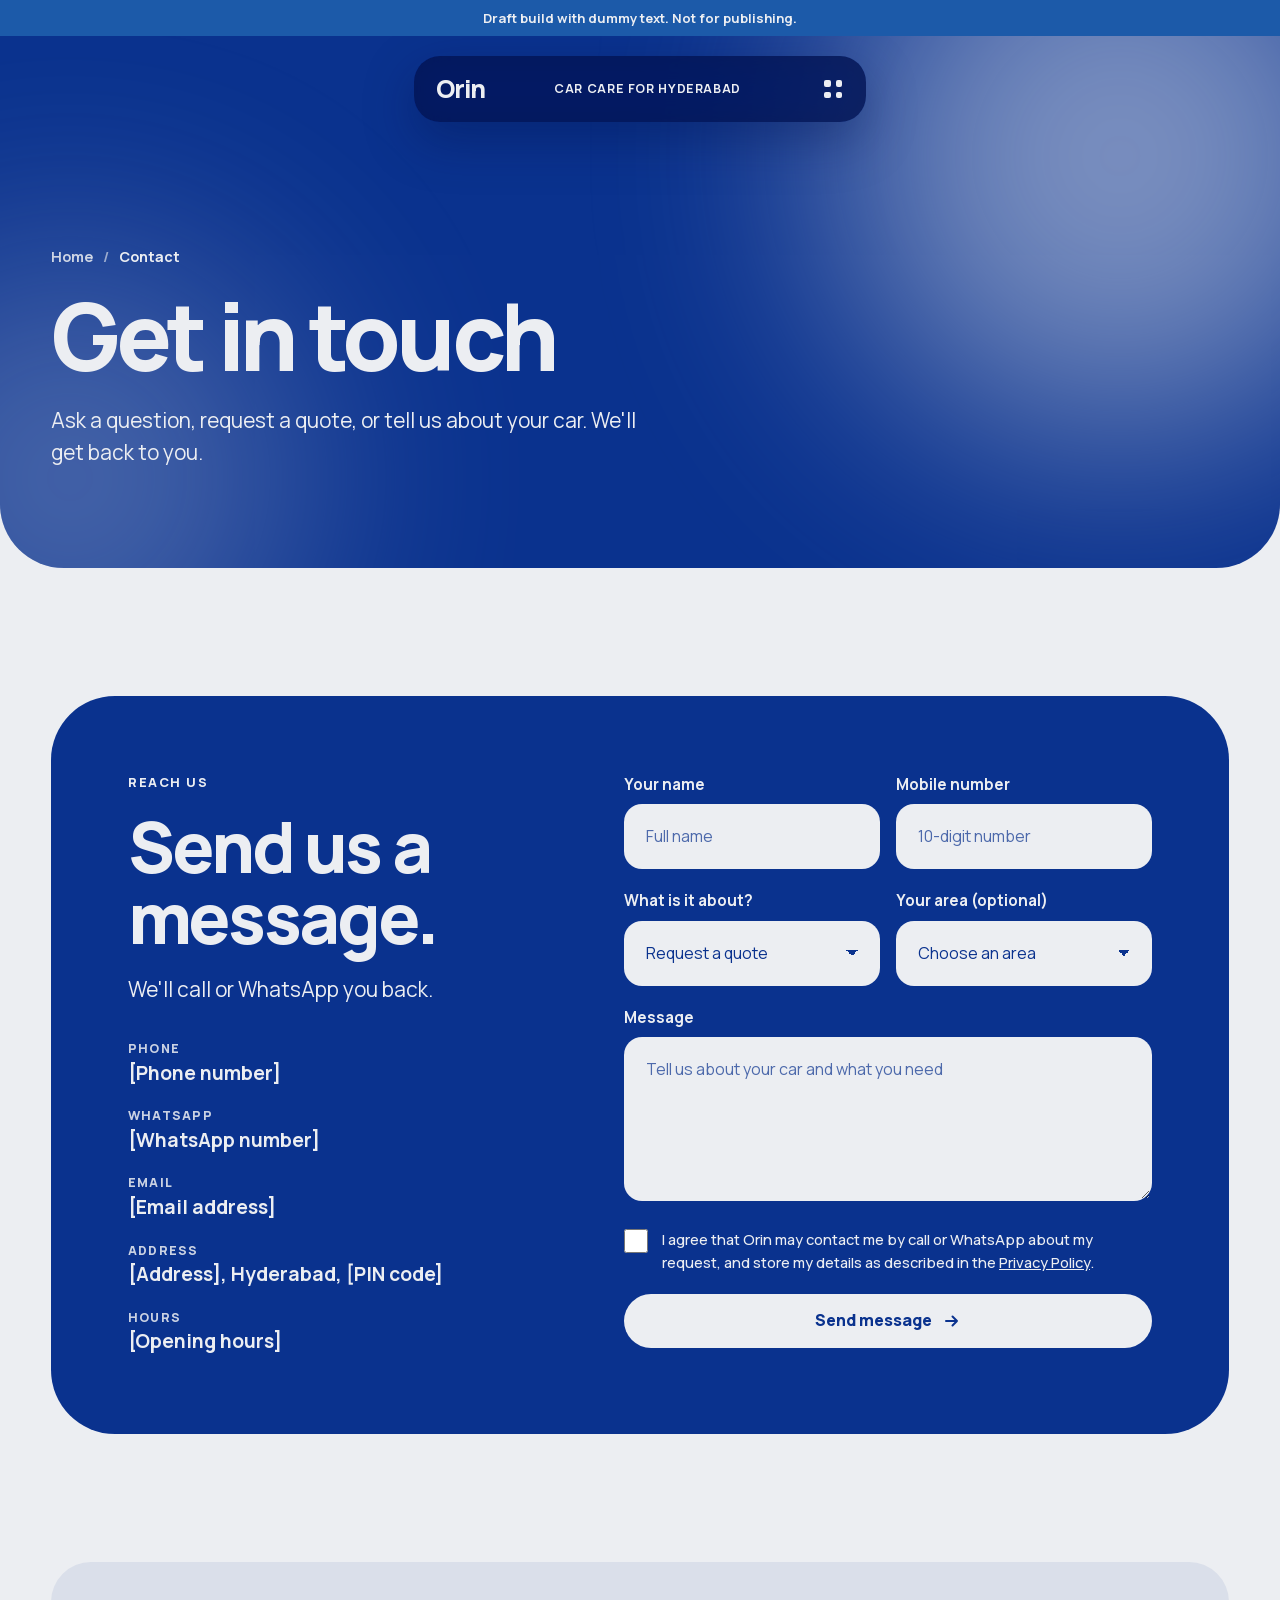
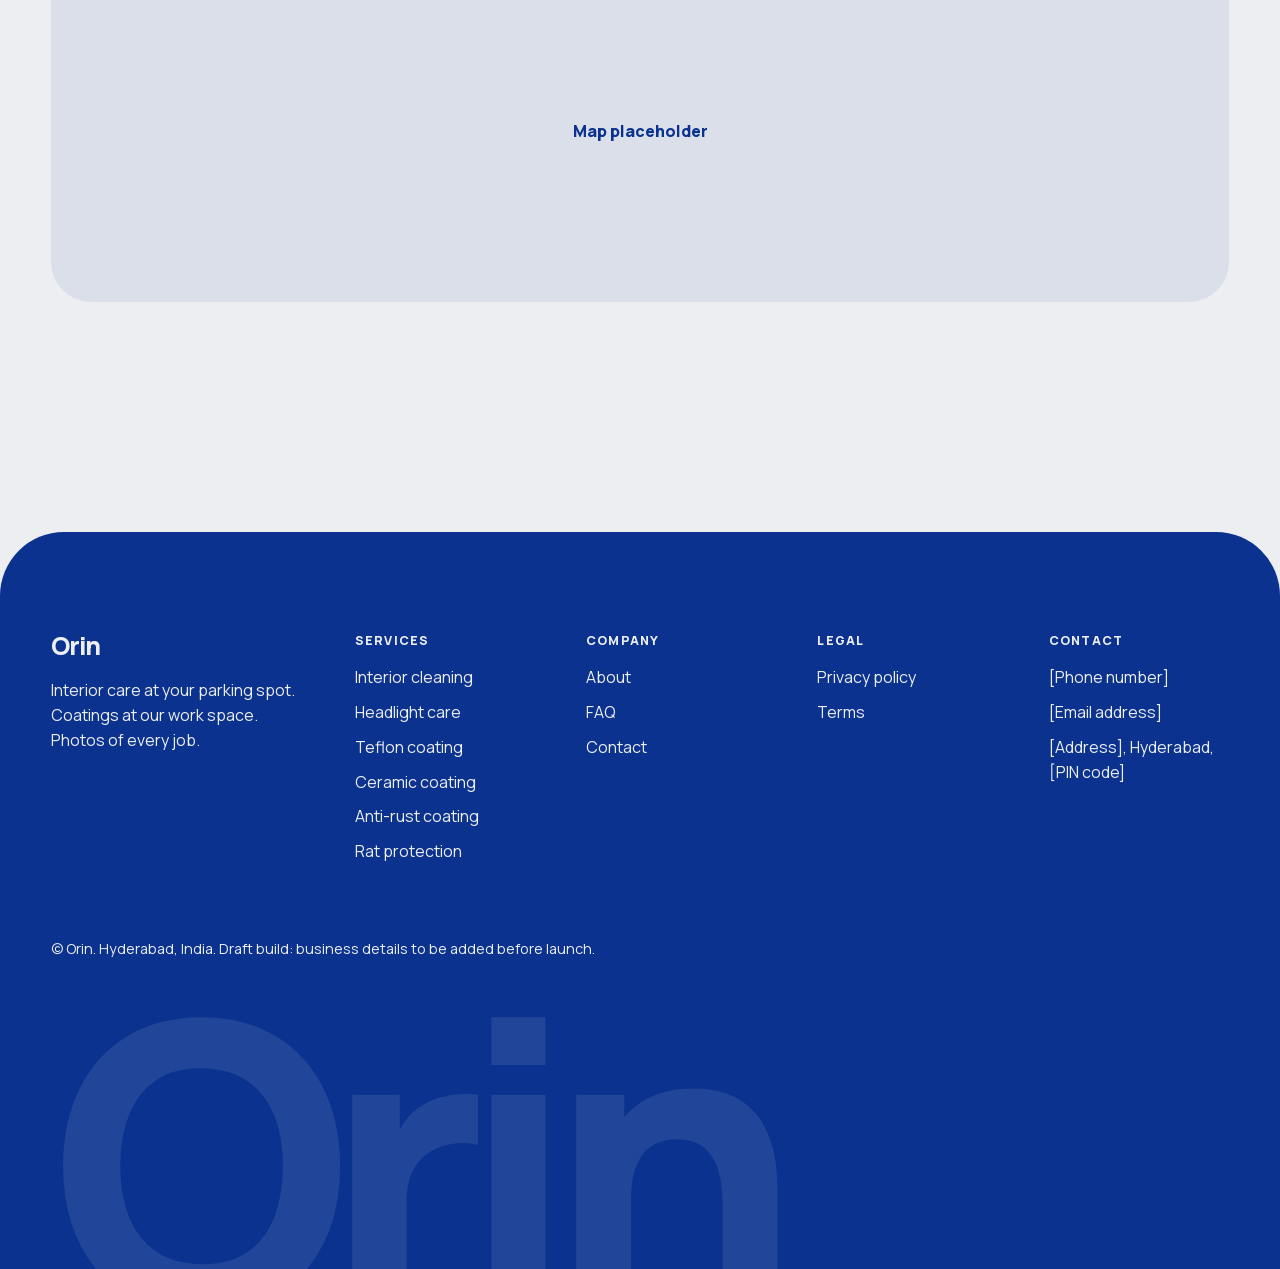
<file: contact.html>
<!DOCTYPE html>
<html lang="en">
<head>
<meta charset="utf-8">
<meta name="viewport" content="width=device-width, initial-scale=1">
<title>Contact | Orin</title>
<meta name="description" content="Contact Orin about car cleaning and protection in Hyderabad.">
<meta name="theme-color" content="#0a328e">
<meta name="robots" content="noindex, nofollow">

<script>document.documentElement.classList.add("js");</script>
<link rel="preload" href="assets/fonts/Manrope-Variable-latin.woff2" as="font" type="font/woff2" crossorigin>
<link rel="stylesheet" href="assets/styles.css">
<link rel="stylesheet" href="assets/vendor/lenis.css">
</head>
<body data-page="contact">
<a class="skip" href="#main">Skip to content</a>
<div class="draft-banner">Draft build with dummy text. Not for publishing.</div>

<header class="site-header" data-theme="dark">
  <div class="nav-card">
    <div class="bar">
      <a class="logo" href="index.html" aria-label="Orin home">Orin</a>
      <span class="pill-text">Car care for Hyderabad</span>
      <button class="menu-btn" type="button" aria-expanded="false" aria-controls="menu" aria-label="Open menu"><span class="grid" aria-hidden="true"><i></i><i></i><i></i><i></i></span><span class="x" aria-hidden="true"></span></button>
    </div>
    <nav class="drop" id="menu" aria-label="Menu"><div class="drop-in">
      <ul><li><a class="row" href="index.html">Home<svg width="20" height="20" viewBox="0 0 20 20" fill="none" aria-hidden="true"><path d="M4 10h11m0 0-4.5-4.5M15 10l-4.5 4.5" stroke="currentColor" stroke-width="2" stroke-linecap="round" stroke-linejoin="round"/></svg></a></li><li class="has-sub"><button class="row" type="button" aria-expanded="false" aria-controls="sub-services">Services<span class="plus" aria-hidden="true"></span></button><div class="sub" id="sub-services"><div><a href="services/index.html">All services</a><a href="services/interior-cleaning.html">Interior cleaning</a><a href="services/headlight-care.html">Headlight care</a><a href="services/teflon-coating.html">Teflon coating</a><a href="services/ceramic-coating.html">Ceramic coating</a><a href="services/anti-rust-coating.html">Anti-rust coating</a><a href="services/rat-protection.html">Rat protection</a></div></div></li><li><a class="row" href="about.html">About<svg width="20" height="20" viewBox="0 0 20 20" fill="none" aria-hidden="true"><path d="M4 10h11m0 0-4.5-4.5M15 10l-4.5 4.5" stroke="currentColor" stroke-width="2" stroke-linecap="round" stroke-linejoin="round"/></svg></a></li><li><a class="row" href="faq.html">FAQ<svg width="20" height="20" viewBox="0 0 20 20" fill="none" aria-hidden="true"><path d="M4 10h11m0 0-4.5-4.5M15 10l-4.5 4.5" stroke="currentColor" stroke-width="2" stroke-linecap="round" stroke-linejoin="round"/></svg></a></li><li><a class="row" href="contact.html" aria-current="page">Contact<svg width="20" height="20" viewBox="0 0 20 20" fill="none" aria-hidden="true"><path d="M4 10h11m0 0-4.5-4.5M15 10l-4.5 4.5" stroke="currentColor" stroke-width="2" stroke-linecap="round" stroke-linejoin="round"/></svg></a></li></ul>
      <div class="drop-cta"><a class="btn btn-light" href="index.html#join">Get early access</a></div>
    </div></nav>
  </div>
</header>
<div class="scrim" aria-hidden="true"></div>

<main id="main">
<section class="page-hero on-royal" data-hero>
  <span class="glow g1" aria-hidden="true"></span><span class="glow g2" aria-hidden="true"></span>
  <div class="container hero-grid">
    <div>
      <p class="crumbs"><a href="index.html">Home</a><span class="sep" aria-hidden="true">/</span><span aria-current="page">Contact</span></p>
      
      <h1 class="h1"><span class="line"><span class="word" style="--i:0">Get in touch</span></span></h1>
      <p class="lead" data-reveal style="--d:1">Ask a question, request a quote, or tell us about your car. We'll get back to you.</p>
    </div>
    
  </div>
</section>
<section class="section"><div class="container"><div class="panel join-panel on-royal" id="join">
  <div class="join-intro">
    <p class="eyebrow">Reach us</p>
    <h2>Send us a message.</h2>
    <p class="lead">We'll call or WhatsApp you back.</p>
    <dl class="methods">
      <div><dt>Phone</dt><dd>[Phone number]</dd></div>
      <div><dt>WhatsApp</dt><dd>[WhatsApp number]</dd></div>
      <div><dt>Email</dt><dd>[Email address]</dd></div>
      <div><dt>Address</dt><dd>[Address], Hyderabad, [PIN code]</dd></div>
      <div><dt>Hours</dt><dd>[Opening hours]</dd></div>
    </dl>
  </div>
  <form class="form" data-form="contact" novalidate>
    <div class="row2">
      <div class="field"><label for="c-name">Your name</label><input id="c-name" name="name" type="text" autocomplete="name" placeholder="Full name" required></div>
      <div class="field"><label for="c-phone">Mobile number</label><input id="c-phone" name="phone" type="tel" inputmode="numeric" autocomplete="tel" placeholder="10-digit number" required></div>
    </div>
    <div class="row2">
      <div class="field"><label for="c-topic">What is it about?</label><select id="c-topic" name="topic"><option>Request a quote</option><option>Ask a question</option><option>Partner with us</option><option>Something else</option></select></div>
      <div class="field"><label for="c-area">Your area (optional)</label><select id="c-area" name="area"><option value="">Choose an area</option><option>Gachibowli</option><option>Nanakramguda</option><option>Kondapur</option><option>Madhapur</option><option>HITEC City</option><option>Kukatpally</option><option>KPHB</option><option>Miyapur</option><option>Bachupally</option><option>Banjara Hills</option><option>Jubilee Hills</option><option>Secunderabad</option><option>Sainikpuri</option><option>Other</option></select></div>
    </div>
    <div class="field"><label for="c-msg">Message</label><textarea id="c-msg" name="message" rows="5" placeholder="Tell us about your car and what you need" required></textarea></div>
    <div class="honey" aria-hidden="true"><label>Leave empty<input type="text" name="website" tabindex="-1" autocomplete="off"></label></div>
    <label class="consent"><input type="checkbox" name="consent" required><span>I agree that Orin may contact me by call or WhatsApp about my request, and store my details as described in the <a href="privacy.html">Privacy Policy</a>.</span></label>
    <button class="btn btn-light" type="submit">Send message <svg width="20" height="20" viewBox="0 0 20 20" fill="none" aria-hidden="true"><path d="M4 10h11m0 0-4.5-4.5M15 10l-4.5 4.5" stroke="currentColor" stroke-width="2" stroke-linecap="round" stroke-linejoin="round"/></svg></button>
    <div class="msg" role="status" aria-live="polite"></div>
  </form>
</div></div></section>
<section class="section tight"><div class="container"><div class="map" role="img" aria-label="Map placeholder"><span>Map placeholder</span></div></div></section>
</main>

<footer class="site-footer on-royal">
  <div class="container">
    <div class="foot-top">
      <div class="foot-brand"><a class="logo" href="index.html">Orin</a><p>Interior care at your parking spot. Coatings at our work space. Photos of every job.</p></div>
      <div><h2 class="foot-h">Services</h2><ul><li><a href="services/interior-cleaning.html">Interior cleaning</a></li><li><a href="services/headlight-care.html">Headlight care</a></li><li><a href="services/teflon-coating.html">Teflon coating</a></li><li><a href="services/ceramic-coating.html">Ceramic coating</a></li><li><a href="services/anti-rust-coating.html">Anti-rust coating</a></li><li><a href="services/rat-protection.html">Rat protection</a></li></ul></div><div><h2 class="foot-h">Company</h2><ul><li><a href="about.html">About</a></li><li><a href="faq.html">FAQ</a></li><li><a href="contact.html">Contact</a></li></ul></div><div><h2 class="foot-h">Legal</h2><ul><li><a href="privacy.html">Privacy policy</a></li><li><a href="terms.html">Terms</a></li></ul></div>
      <div><h2 class="foot-h">Contact</h2><ul><li>[Phone number]</li><li>[Email address]</li><li>[Address], Hyderabad, [PIN code]</li></ul></div>
    </div>
    <p class="foot-note">© Orin. Hyderabad, India. Draft build: business details to be added before launch.</p>
    <div class="giant" aria-hidden="true">Orin</div>
  </div>
</footer>

<script src="assets/vendor/lenis.min.js" defer></script>
<script src="assets/app.js" defer></script>
</body>
</html>
</file>
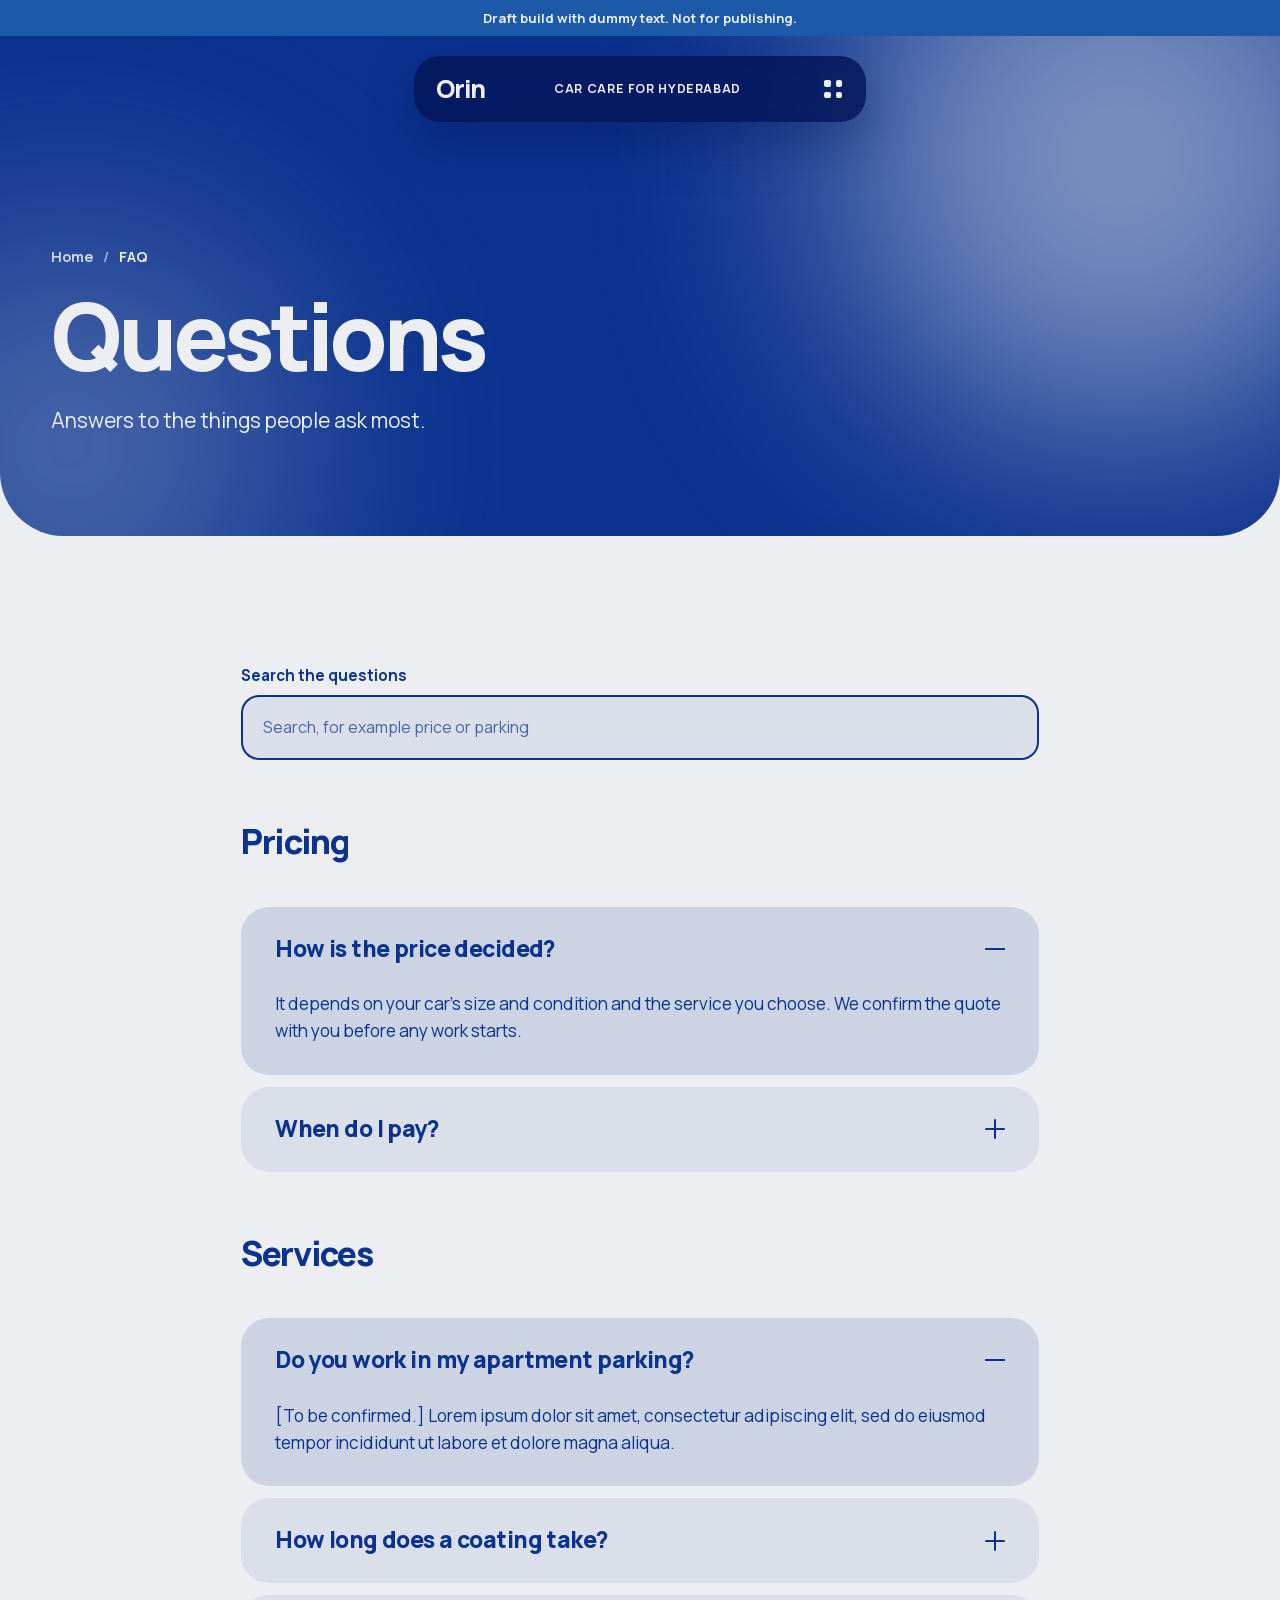
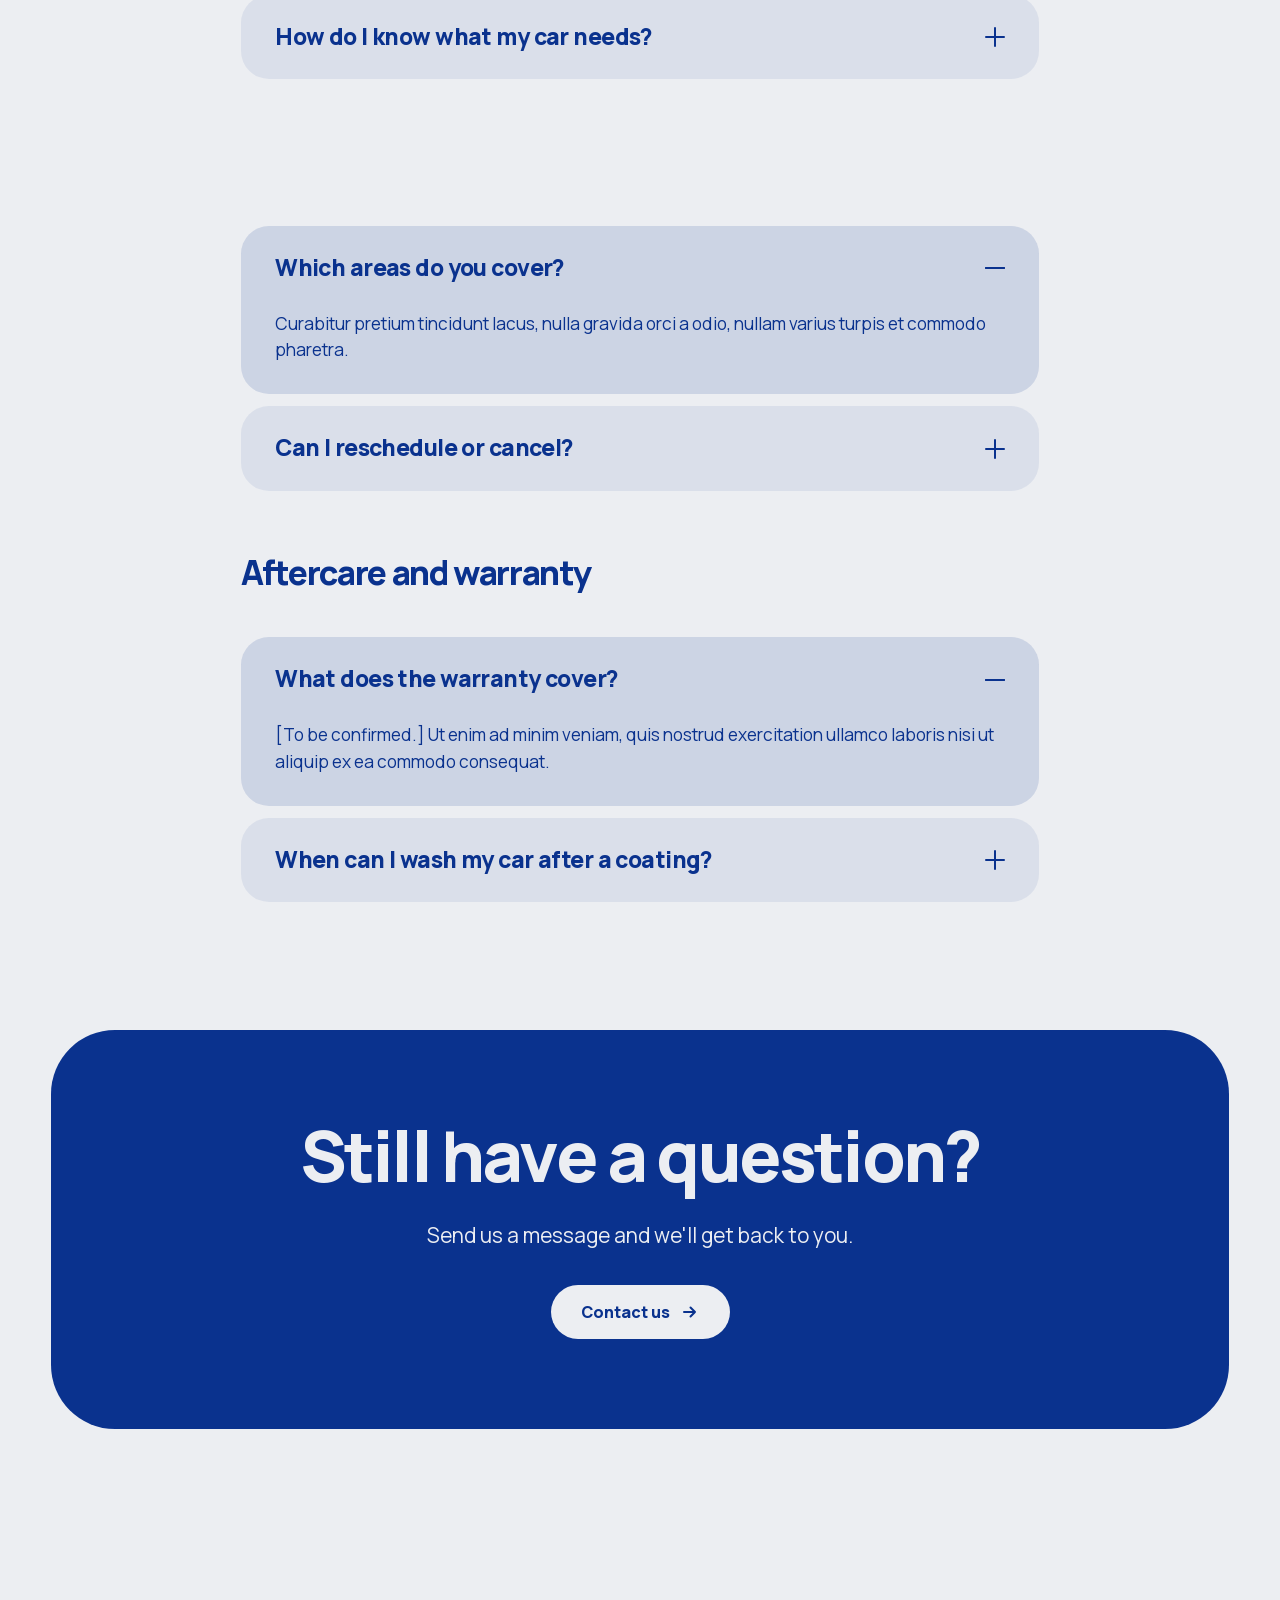
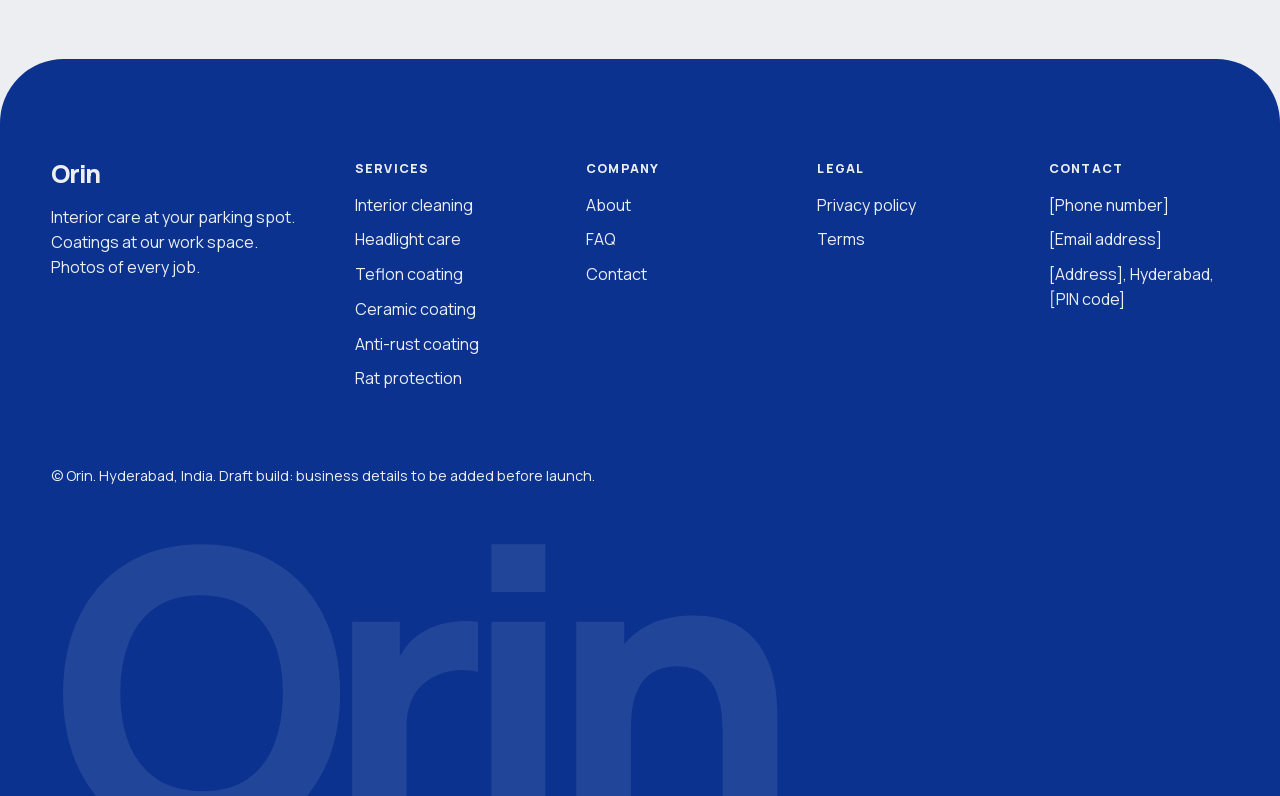
<file: faq.html>
<!DOCTYPE html>
<html lang="en">
<head>
<meta charset="utf-8">
<meta name="viewport" content="width=device-width, initial-scale=1">
<title>FAQ | Orin</title>
<meta name="description" content="Answers to common questions about Orin's car care services.">
<meta name="theme-color" content="#0a328e">
<meta name="robots" content="noindex, nofollow">

<script>document.documentElement.classList.add("js");</script>
<link rel="preload" href="assets/fonts/Manrope-Variable-latin.woff2" as="font" type="font/woff2" crossorigin>
<link rel="stylesheet" href="assets/styles.css">
<link rel="stylesheet" href="assets/vendor/lenis.css">
</head>
<body data-page="faq">
<a class="skip" href="#main">Skip to content</a>
<div class="draft-banner">Draft build with dummy text. Not for publishing.</div>

<header class="site-header" data-theme="dark">
  <div class="nav-card">
    <div class="bar">
      <a class="logo" href="index.html" aria-label="Orin home">Orin</a>
      <span class="pill-text">Car care for Hyderabad</span>
      <button class="menu-btn" type="button" aria-expanded="false" aria-controls="menu" aria-label="Open menu"><span class="grid" aria-hidden="true"><i></i><i></i><i></i><i></i></span><span class="x" aria-hidden="true"></span></button>
    </div>
    <nav class="drop" id="menu" aria-label="Menu"><div class="drop-in">
      <ul><li><a class="row" href="index.html">Home<svg width="20" height="20" viewBox="0 0 20 20" fill="none" aria-hidden="true"><path d="M4 10h11m0 0-4.5-4.5M15 10l-4.5 4.5" stroke="currentColor" stroke-width="2" stroke-linecap="round" stroke-linejoin="round"/></svg></a></li><li class="has-sub"><button class="row" type="button" aria-expanded="false" aria-controls="sub-services">Services<span class="plus" aria-hidden="true"></span></button><div class="sub" id="sub-services"><div><a href="services/index.html">All services</a><a href="services/interior-cleaning.html">Interior cleaning</a><a href="services/headlight-care.html">Headlight care</a><a href="services/teflon-coating.html">Teflon coating</a><a href="services/ceramic-coating.html">Ceramic coating</a><a href="services/anti-rust-coating.html">Anti-rust coating</a><a href="services/rat-protection.html">Rat protection</a></div></div></li><li><a class="row" href="about.html">About<svg width="20" height="20" viewBox="0 0 20 20" fill="none" aria-hidden="true"><path d="M4 10h11m0 0-4.5-4.5M15 10l-4.5 4.5" stroke="currentColor" stroke-width="2" stroke-linecap="round" stroke-linejoin="round"/></svg></a></li><li><a class="row" href="faq.html" aria-current="page">FAQ<svg width="20" height="20" viewBox="0 0 20 20" fill="none" aria-hidden="true"><path d="M4 10h11m0 0-4.5-4.5M15 10l-4.5 4.5" stroke="currentColor" stroke-width="2" stroke-linecap="round" stroke-linejoin="round"/></svg></a></li><li><a class="row" href="contact.html">Contact<svg width="20" height="20" viewBox="0 0 20 20" fill="none" aria-hidden="true"><path d="M4 10h11m0 0-4.5-4.5M15 10l-4.5 4.5" stroke="currentColor" stroke-width="2" stroke-linecap="round" stroke-linejoin="round"/></svg></a></li></ul>
      <div class="drop-cta"><a class="btn btn-light" href="index.html#join">Get early access</a></div>
    </div></nav>
  </div>
</header>
<div class="scrim" aria-hidden="true"></div>

<main id="main">
<section class="page-hero on-royal" data-hero>
  <span class="glow g1" aria-hidden="true"></span><span class="glow g2" aria-hidden="true"></span>
  <div class="container hero-grid">
    <div>
      <p class="crumbs"><a href="index.html">Home</a><span class="sep" aria-hidden="true">/</span><span aria-current="page">FAQ</span></p>
      
      <h1 class="h1"><span class="line"><span class="word" style="--i:0">Questions</span></span></h1>
      <p class="lead" data-reveal style="--d:1">Answers to the things people ask most.</p>
    </div>
    
  </div>
</section>
<section class="section"><div class="container narrow">
  <div class="field search"><label for="faq-search">Search the questions</label><input id="faq-search" type="search" placeholder="Search, for example price or parking" autocomplete="off"></div>
  <p class="empty" id="faq-empty" hidden>No questions match. Try another word, or contact us.</p>
  <div class="faq-cat" data-cat><h2 class="cat-h" data-reveal style="--d:0">Pricing</h2><div class="faq-list">
    <div class="faq-item open" data-faq data-text="how is the price decided? it depends on your car's size and condition and the service you choose. we confirm the quote with you before any work starts." data-reveal style="--d:0">
      <button class="faq-q" type="button" aria-expanded="true" aria-controls="fq0-0">How is the price decided?<span class="plus" aria-hidden="true"></span></button>
      <div class="faq-a" id="fq0-0" role="region"><div><p>It depends on your car's size and condition and the service you choose. We confirm the quote with you before any work starts.</p></div></div>
    </div>
    <div class="faq-item" data-faq data-text="when do i pay? [to be confirmed.] curabitur pretium tincidunt lacus, nulla gravida orci a odio, nullam varius turpis et commodo pharetra." data-reveal style="--d:1">
      <button class="faq-q" type="button" aria-expanded="false" aria-controls="fq0-1">When do I pay?<span class="plus" aria-hidden="true"></span></button>
      <div class="faq-a" id="fq0-1" role="region"><div><p>[To be confirmed.] Curabitur pretium tincidunt lacus, nulla gravida orci a odio, nullam varius turpis et commodo pharetra.</p></div></div>
    </div></div></div><div class="faq-cat" data-cat><h2 class="cat-h" data-reveal style="--d:0">Services</h2><div class="faq-list">
    <div class="faq-item open" data-faq data-text="do you work in my apartment parking? [to be confirmed.] lorem ipsum dolor sit amet, consectetur adipiscing elit, sed do eiusmod tempor incididunt ut labore et dolore magna aliqua." data-reveal style="--d:0">
      <button class="faq-q" type="button" aria-expanded="true" aria-controls="fq1-0">Do you work in my apartment parking?<span class="plus" aria-hidden="true"></span></button>
      <div class="faq-a" id="fq1-0" role="region"><div><p>[To be confirmed.] Lorem ipsum dolor sit amet, consectetur adipiscing elit, sed do eiusmod tempor incididunt ut labore et dolore magna aliqua.</p></div></div>
    </div>
    <div class="faq-item" data-faq data-text="how long does a coating take? [to be confirmed.] ut enim ad minim veniam, quis nostrud exercitation ullamco laboris nisi ut aliquip ex ea commodo consequat." data-reveal style="--d:1">
      <button class="faq-q" type="button" aria-expanded="false" aria-controls="fq1-1">How long does a coating take?<span class="plus" aria-hidden="true"></span></button>
      <div class="faq-a" id="fq1-1" role="region"><div><p>[To be confirmed.] Ut enim ad minim veniam, quis nostrud exercitation ullamco laboris nisi ut aliquip ex ea commodo consequat.</p></div></div>
    </div>
    <div class="faq-item" data-faq data-text="how do i know what my car needs? duis aute irure dolor in reprehenderit in voluptate velit esse cillum dolore eu fugiat nulla pariatur. excepteur sint occaecat cupidatat non proident, sunt in culpa qui officia deserunt mollit anim id est laborum." data-reveal style="--d:2">
      <button class="faq-q" type="button" aria-expanded="false" aria-controls="fq1-2">How do I know what my car needs?<span class="plus" aria-hidden="true"></span></button>
      <div class="faq-a" id="fq1-2" role="region"><div><p>Duis aute irure dolor in reprehenderit in voluptate velit esse cillum dolore eu fugiat nulla pariatur. Excepteur sint occaecat cupidatat non proident, sunt in culpa qui officia deserunt mollit anim id est laborum.</p></div></div>
    </div></div></div><div class="faq-cat" data-cat><h2 class="cat-h" data-reveal style="--d:0">Booking</h2><div class="faq-list">
    <div class="faq-item open" data-faq data-text="which areas do you cover? curabitur pretium tincidunt lacus, nulla gravida orci a odio, nullam varius turpis et commodo pharetra." data-reveal style="--d:0">
      <button class="faq-q" type="button" aria-expanded="true" aria-controls="fq2-0">Which areas do you cover?<span class="plus" aria-hidden="true"></span></button>
      <div class="faq-a" id="fq2-0" role="region"><div><p>Curabitur pretium tincidunt lacus, nulla gravida orci a odio, nullam varius turpis et commodo pharetra.</p></div></div>
    </div>
    <div class="faq-item" data-faq data-text="can i reschedule or cancel? [to be confirmed.] lorem ipsum dolor sit amet, consectetur adipiscing elit, sed do eiusmod tempor incididunt ut labore et dolore magna aliqua." data-reveal style="--d:1">
      <button class="faq-q" type="button" aria-expanded="false" aria-controls="fq2-1">Can I reschedule or cancel?<span class="plus" aria-hidden="true"></span></button>
      <div class="faq-a" id="fq2-1" role="region"><div><p>[To be confirmed.] Lorem ipsum dolor sit amet, consectetur adipiscing elit, sed do eiusmod tempor incididunt ut labore et dolore magna aliqua.</p></div></div>
    </div></div></div><div class="faq-cat" data-cat><h2 class="cat-h" data-reveal style="--d:0">Aftercare and warranty</h2><div class="faq-list">
    <div class="faq-item open" data-faq data-text="what does the warranty cover? [to be confirmed.] ut enim ad minim veniam, quis nostrud exercitation ullamco laboris nisi ut aliquip ex ea commodo consequat." data-reveal style="--d:0">
      <button class="faq-q" type="button" aria-expanded="true" aria-controls="fq3-0">What does the warranty cover?<span class="plus" aria-hidden="true"></span></button>
      <div class="faq-a" id="fq3-0" role="region"><div><p>[To be confirmed.] Ut enim ad minim veniam, quis nostrud exercitation ullamco laboris nisi ut aliquip ex ea commodo consequat.</p></div></div>
    </div>
    <div class="faq-item" data-faq data-text="when can i wash my car after a coating? [to be confirmed.] duis aute irure dolor in reprehenderit in voluptate velit esse cillum dolore eu fugiat nulla pariatur." data-reveal style="--d:1">
      <button class="faq-q" type="button" aria-expanded="false" aria-controls="fq3-1">When can I wash my car after a coating?<span class="plus" aria-hidden="true"></span></button>
      <div class="faq-a" id="fq3-1" role="region"><div><p>[To be confirmed.] Duis aute irure dolor in reprehenderit in voluptate velit esse cillum dolore eu fugiat nulla pariatur.</p></div></div>
    </div></div></div>
</div></section>
<section class="section tight"><div class="container"><div class="cta-band on-royal" data-reveal style="--d:0">
    <h2>Still have a question?</h2><p class="lead">Send us a message and we'll get back to you.</p>
    <a class="btn btn-light" href="contact.html">Contact us <svg width="20" height="20" viewBox="0 0 20 20" fill="none" aria-hidden="true"><path d="M4 10h11m0 0-4.5-4.5M15 10l-4.5 4.5" stroke="currentColor" stroke-width="2" stroke-linecap="round" stroke-linejoin="round"/></svg></a>
  </div></div></section>
</main>

<footer class="site-footer on-royal">
  <div class="container">
    <div class="foot-top">
      <div class="foot-brand"><a class="logo" href="index.html">Orin</a><p>Interior care at your parking spot. Coatings at our work space. Photos of every job.</p></div>
      <div><h2 class="foot-h">Services</h2><ul><li><a href="services/interior-cleaning.html">Interior cleaning</a></li><li><a href="services/headlight-care.html">Headlight care</a></li><li><a href="services/teflon-coating.html">Teflon coating</a></li><li><a href="services/ceramic-coating.html">Ceramic coating</a></li><li><a href="services/anti-rust-coating.html">Anti-rust coating</a></li><li><a href="services/rat-protection.html">Rat protection</a></li></ul></div><div><h2 class="foot-h">Company</h2><ul><li><a href="about.html">About</a></li><li><a href="faq.html">FAQ</a></li><li><a href="contact.html">Contact</a></li></ul></div><div><h2 class="foot-h">Legal</h2><ul><li><a href="privacy.html">Privacy policy</a></li><li><a href="terms.html">Terms</a></li></ul></div>
      <div><h2 class="foot-h">Contact</h2><ul><li>[Phone number]</li><li>[Email address]</li><li>[Address], Hyderabad, [PIN code]</li></ul></div>
    </div>
    <p class="foot-note">© Orin. Hyderabad, India. Draft build: business details to be added before launch.</p>
    <div class="giant" aria-hidden="true">Orin</div>
  </div>
</footer>

<script src="assets/vendor/lenis.min.js" defer></script>
<script src="assets/app.js" defer></script>
</body>
</html>
</file>
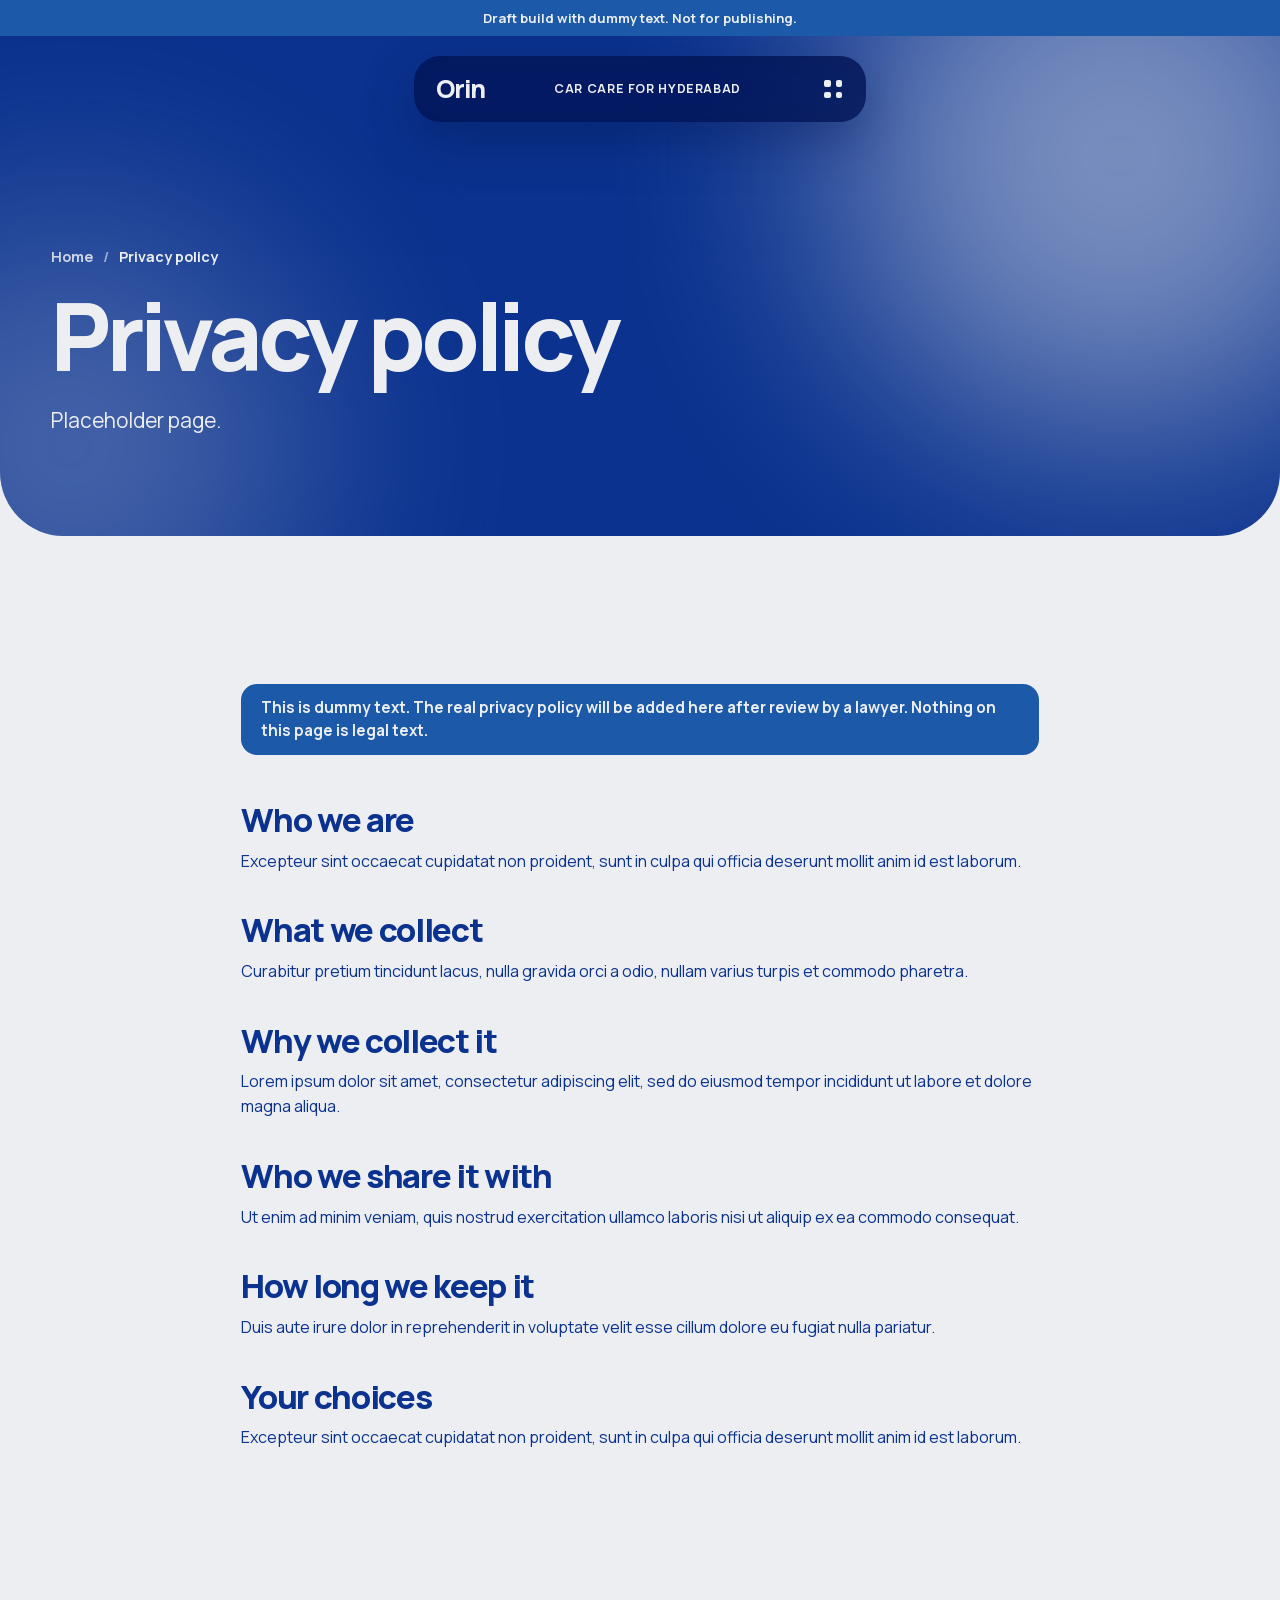
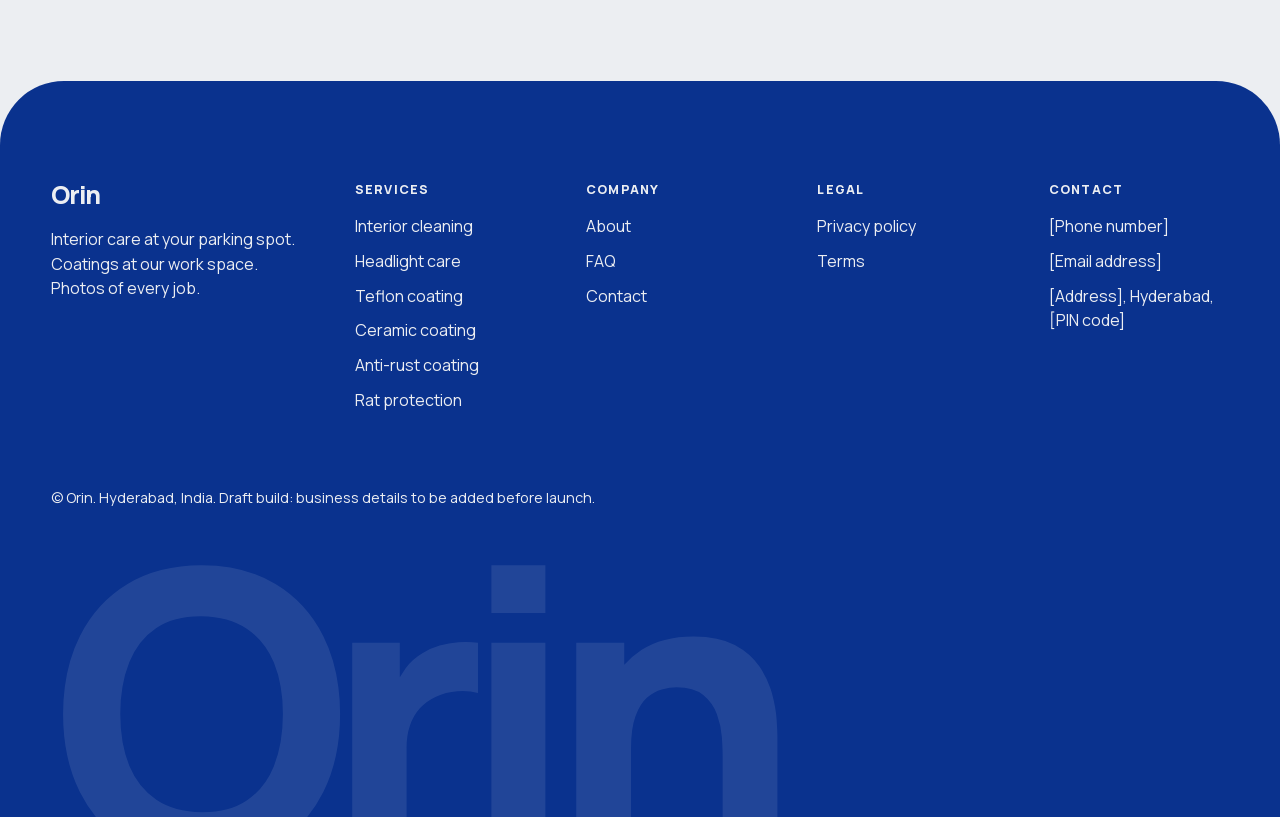
<file: privacy.html>
<!DOCTYPE html>
<html lang="en">
<head>
<meta charset="utf-8">
<meta name="viewport" content="width=device-width, initial-scale=1">
<title>Privacy policy | Orin</title>
<meta name="description" content="Orin privacy policy (placeholder).">
<meta name="theme-color" content="#0a328e">
<meta name="robots" content="noindex, nofollow">

<script>document.documentElement.classList.add("js");</script>
<link rel="preload" href="assets/fonts/Manrope-Variable-latin.woff2" as="font" type="font/woff2" crossorigin>
<link rel="stylesheet" href="assets/styles.css">
<link rel="stylesheet" href="assets/vendor/lenis.css">
</head>
<body data-page="privacy">
<a class="skip" href="#main">Skip to content</a>
<div class="draft-banner">Draft build with dummy text. Not for publishing.</div>

<header class="site-header" data-theme="dark">
  <div class="nav-card">
    <div class="bar">
      <a class="logo" href="index.html" aria-label="Orin home">Orin</a>
      <span class="pill-text">Car care for Hyderabad</span>
      <button class="menu-btn" type="button" aria-expanded="false" aria-controls="menu" aria-label="Open menu"><span class="grid" aria-hidden="true"><i></i><i></i><i></i><i></i></span><span class="x" aria-hidden="true"></span></button>
    </div>
    <nav class="drop" id="menu" aria-label="Menu"><div class="drop-in">
      <ul><li><a class="row" href="index.html">Home<svg width="20" height="20" viewBox="0 0 20 20" fill="none" aria-hidden="true"><path d="M4 10h11m0 0-4.5-4.5M15 10l-4.5 4.5" stroke="currentColor" stroke-width="2" stroke-linecap="round" stroke-linejoin="round"/></svg></a></li><li class="has-sub"><button class="row" type="button" aria-expanded="false" aria-controls="sub-services">Services<span class="plus" aria-hidden="true"></span></button><div class="sub" id="sub-services"><div><a href="services/index.html">All services</a><a href="services/interior-cleaning.html">Interior cleaning</a><a href="services/headlight-care.html">Headlight care</a><a href="services/teflon-coating.html">Teflon coating</a><a href="services/ceramic-coating.html">Ceramic coating</a><a href="services/anti-rust-coating.html">Anti-rust coating</a><a href="services/rat-protection.html">Rat protection</a></div></div></li><li><a class="row" href="about.html">About<svg width="20" height="20" viewBox="0 0 20 20" fill="none" aria-hidden="true"><path d="M4 10h11m0 0-4.5-4.5M15 10l-4.5 4.5" stroke="currentColor" stroke-width="2" stroke-linecap="round" stroke-linejoin="round"/></svg></a></li><li><a class="row" href="faq.html">FAQ<svg width="20" height="20" viewBox="0 0 20 20" fill="none" aria-hidden="true"><path d="M4 10h11m0 0-4.5-4.5M15 10l-4.5 4.5" stroke="currentColor" stroke-width="2" stroke-linecap="round" stroke-linejoin="round"/></svg></a></li><li><a class="row" href="contact.html">Contact<svg width="20" height="20" viewBox="0 0 20 20" fill="none" aria-hidden="true"><path d="M4 10h11m0 0-4.5-4.5M15 10l-4.5 4.5" stroke="currentColor" stroke-width="2" stroke-linecap="round" stroke-linejoin="round"/></svg></a></li></ul>
      <div class="drop-cta"><a class="btn btn-light" href="index.html#join">Get early access</a></div>
    </div></nav>
  </div>
</header>
<div class="scrim" aria-hidden="true"></div>

<main id="main">
<section class="page-hero on-royal" data-hero>
  <span class="glow g1" aria-hidden="true"></span><span class="glow g2" aria-hidden="true"></span>
  <div class="container hero-grid">
    <div>
      <p class="crumbs"><a href="index.html">Home</a><span class="sep" aria-hidden="true">/</span><span aria-current="page">Privacy policy</span></p>
      
      <h1 class="h1"><span class="line"><span class="word" style="--i:0">Privacy policy</span></span></h1>
      <p class="lead" data-reveal style="--d:1">Placeholder page.</p>
    </div>
    
  </div>
</section>
<section class="section"><div class="container narrow">
  <p class="draft-chip">This is dummy text. The real privacy policy will be added here after review by a lawyer. Nothing on this page is legal text.</p>
  <div class="legal"><h2 data-reveal style="--d:0">Who we are</h2><p>Excepteur sint occaecat cupidatat non proident, sunt in culpa qui officia deserunt mollit anim id est laborum.</p><h2 data-reveal style="--d:0">What we collect</h2><p>Curabitur pretium tincidunt lacus, nulla gravida orci a odio, nullam varius turpis et commodo pharetra.</p><h2 data-reveal style="--d:0">Why we collect it</h2><p>Lorem ipsum dolor sit amet, consectetur adipiscing elit, sed do eiusmod tempor incididunt ut labore et dolore magna aliqua.</p><h2 data-reveal style="--d:0">Who we share it with</h2><p>Ut enim ad minim veniam, quis nostrud exercitation ullamco laboris nisi ut aliquip ex ea commodo consequat.</p><h2 data-reveal style="--d:0">How long we keep it</h2><p>Duis aute irure dolor in reprehenderit in voluptate velit esse cillum dolore eu fugiat nulla pariatur.</p><h2 data-reveal style="--d:0">Your choices</h2><p>Excepteur sint occaecat cupidatat non proident, sunt in culpa qui officia deserunt mollit anim id est laborum.</p></div>
</div></section>
</main>

<footer class="site-footer on-royal">
  <div class="container">
    <div class="foot-top">
      <div class="foot-brand"><a class="logo" href="index.html">Orin</a><p>Interior care at your parking spot. Coatings at our work space. Photos of every job.</p></div>
      <div><h2 class="foot-h">Services</h2><ul><li><a href="services/interior-cleaning.html">Interior cleaning</a></li><li><a href="services/headlight-care.html">Headlight care</a></li><li><a href="services/teflon-coating.html">Teflon coating</a></li><li><a href="services/ceramic-coating.html">Ceramic coating</a></li><li><a href="services/anti-rust-coating.html">Anti-rust coating</a></li><li><a href="services/rat-protection.html">Rat protection</a></li></ul></div><div><h2 class="foot-h">Company</h2><ul><li><a href="about.html">About</a></li><li><a href="faq.html">FAQ</a></li><li><a href="contact.html">Contact</a></li></ul></div><div><h2 class="foot-h">Legal</h2><ul><li><a href="privacy.html">Privacy policy</a></li><li><a href="terms.html">Terms</a></li></ul></div>
      <div><h2 class="foot-h">Contact</h2><ul><li>[Phone number]</li><li>[Email address]</li><li>[Address], Hyderabad, [PIN code]</li></ul></div>
    </div>
    <p class="foot-note">© Orin. Hyderabad, India. Draft build: business details to be added before launch.</p>
    <div class="giant" aria-hidden="true">Orin</div>
  </div>
</footer>

<script src="assets/vendor/lenis.min.js" defer></script>
<script src="assets/app.js" defer></script>
</body>
</html>
</file>
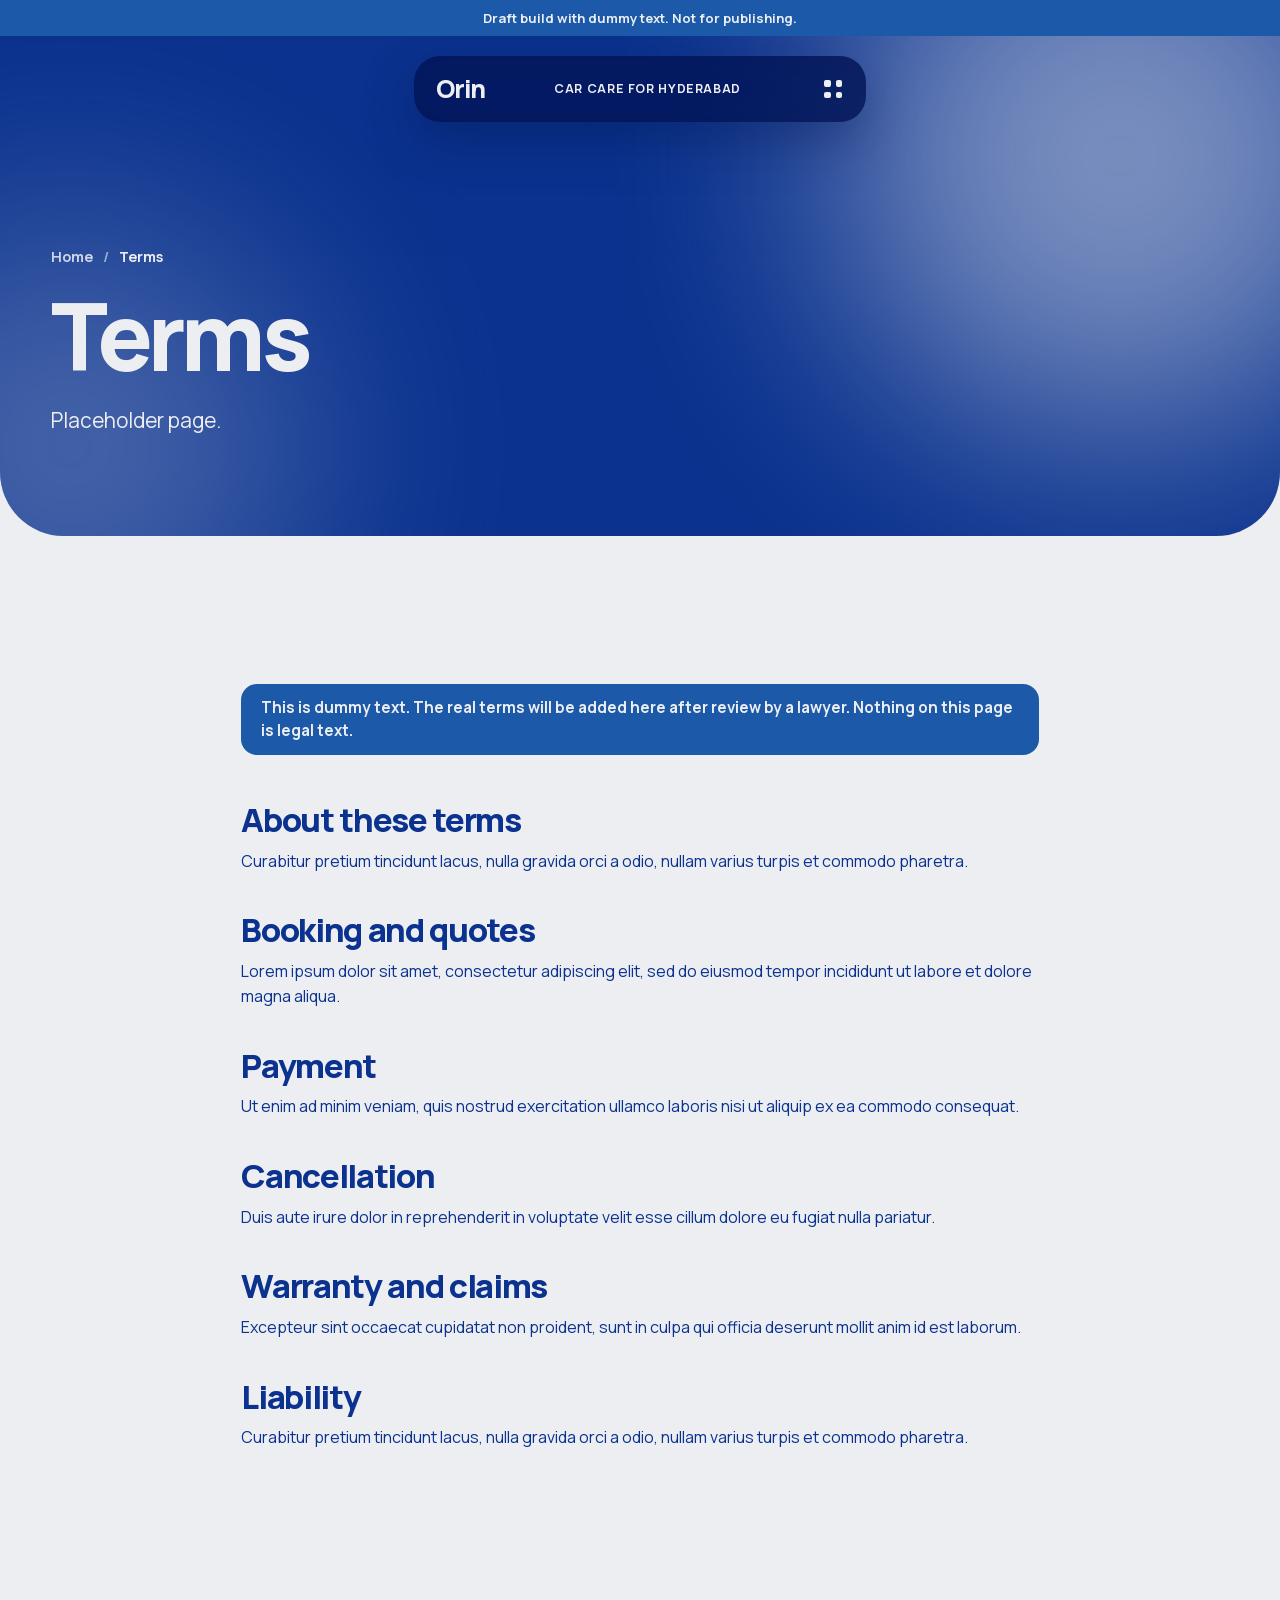
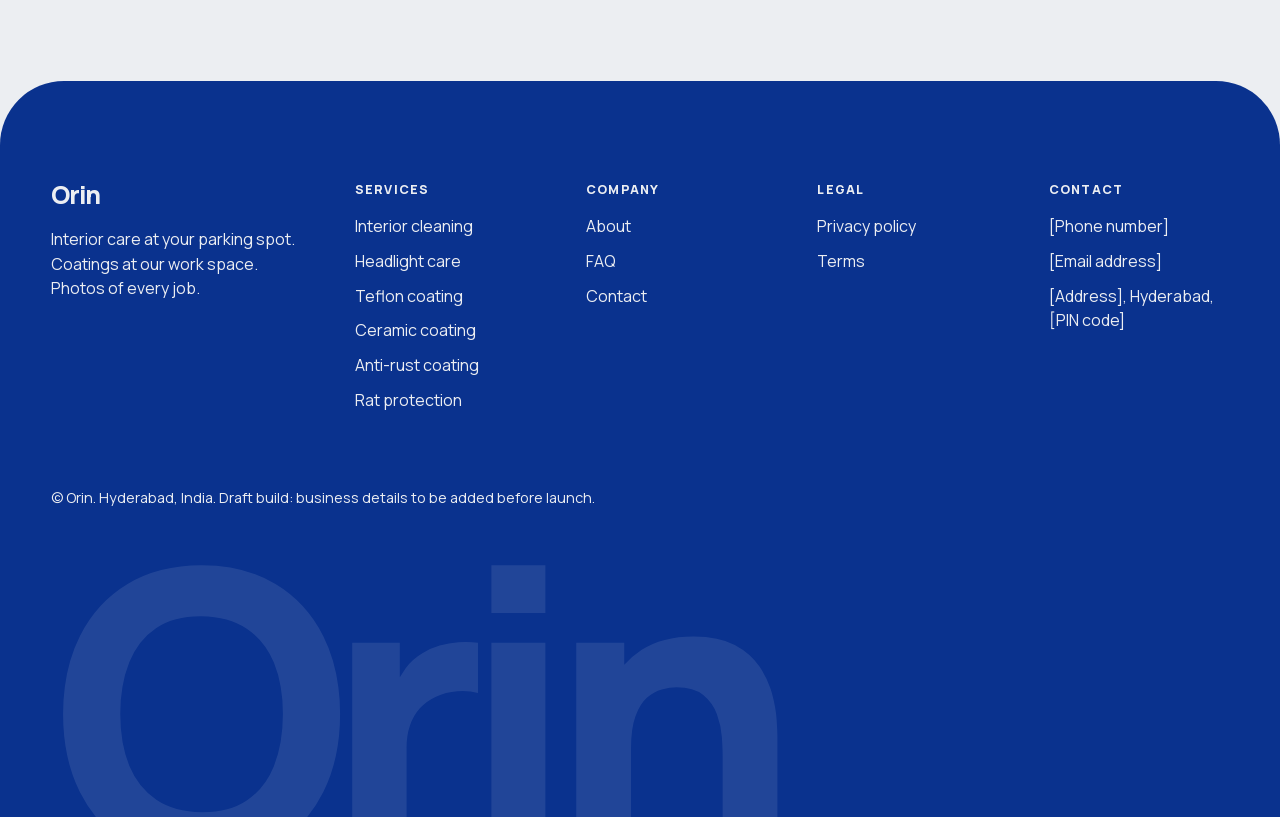
<file: terms.html>
<!DOCTYPE html>
<html lang="en">
<head>
<meta charset="utf-8">
<meta name="viewport" content="width=device-width, initial-scale=1">
<title>Terms | Orin</title>
<meta name="description" content="Orin terms (placeholder).">
<meta name="theme-color" content="#0a328e">
<meta name="robots" content="noindex, nofollow">

<script>document.documentElement.classList.add("js");</script>
<link rel="preload" href="assets/fonts/Manrope-Variable-latin.woff2" as="font" type="font/woff2" crossorigin>
<link rel="stylesheet" href="assets/styles.css">
<link rel="stylesheet" href="assets/vendor/lenis.css">
</head>
<body data-page="terms">
<a class="skip" href="#main">Skip to content</a>
<div class="draft-banner">Draft build with dummy text. Not for publishing.</div>

<header class="site-header" data-theme="dark">
  <div class="nav-card">
    <div class="bar">
      <a class="logo" href="index.html" aria-label="Orin home">Orin</a>
      <span class="pill-text">Car care for Hyderabad</span>
      <button class="menu-btn" type="button" aria-expanded="false" aria-controls="menu" aria-label="Open menu"><span class="grid" aria-hidden="true"><i></i><i></i><i></i><i></i></span><span class="x" aria-hidden="true"></span></button>
    </div>
    <nav class="drop" id="menu" aria-label="Menu"><div class="drop-in">
      <ul><li><a class="row" href="index.html">Home<svg width="20" height="20" viewBox="0 0 20 20" fill="none" aria-hidden="true"><path d="M4 10h11m0 0-4.5-4.5M15 10l-4.5 4.5" stroke="currentColor" stroke-width="2" stroke-linecap="round" stroke-linejoin="round"/></svg></a></li><li class="has-sub"><button class="row" type="button" aria-expanded="false" aria-controls="sub-services">Services<span class="plus" aria-hidden="true"></span></button><div class="sub" id="sub-services"><div><a href="services/index.html">All services</a><a href="services/interior-cleaning.html">Interior cleaning</a><a href="services/headlight-care.html">Headlight care</a><a href="services/teflon-coating.html">Teflon coating</a><a href="services/ceramic-coating.html">Ceramic coating</a><a href="services/anti-rust-coating.html">Anti-rust coating</a><a href="services/rat-protection.html">Rat protection</a></div></div></li><li><a class="row" href="about.html">About<svg width="20" height="20" viewBox="0 0 20 20" fill="none" aria-hidden="true"><path d="M4 10h11m0 0-4.5-4.5M15 10l-4.5 4.5" stroke="currentColor" stroke-width="2" stroke-linecap="round" stroke-linejoin="round"/></svg></a></li><li><a class="row" href="faq.html">FAQ<svg width="20" height="20" viewBox="0 0 20 20" fill="none" aria-hidden="true"><path d="M4 10h11m0 0-4.5-4.5M15 10l-4.5 4.5" stroke="currentColor" stroke-width="2" stroke-linecap="round" stroke-linejoin="round"/></svg></a></li><li><a class="row" href="contact.html">Contact<svg width="20" height="20" viewBox="0 0 20 20" fill="none" aria-hidden="true"><path d="M4 10h11m0 0-4.5-4.5M15 10l-4.5 4.5" stroke="currentColor" stroke-width="2" stroke-linecap="round" stroke-linejoin="round"/></svg></a></li></ul>
      <div class="drop-cta"><a class="btn btn-light" href="index.html#join">Get early access</a></div>
    </div></nav>
  </div>
</header>
<div class="scrim" aria-hidden="true"></div>

<main id="main">
<section class="page-hero on-royal" data-hero>
  <span class="glow g1" aria-hidden="true"></span><span class="glow g2" aria-hidden="true"></span>
  <div class="container hero-grid">
    <div>
      <p class="crumbs"><a href="index.html">Home</a><span class="sep" aria-hidden="true">/</span><span aria-current="page">Terms</span></p>
      
      <h1 class="h1"><span class="line"><span class="word" style="--i:0">Terms</span></span></h1>
      <p class="lead" data-reveal style="--d:1">Placeholder page.</p>
    </div>
    
  </div>
</section>
<section class="section"><div class="container narrow">
  <p class="draft-chip">This is dummy text. The real terms will be added here after review by a lawyer. Nothing on this page is legal text.</p>
  <div class="legal"><h2 data-reveal style="--d:0">About these terms</h2><p>Curabitur pretium tincidunt lacus, nulla gravida orci a odio, nullam varius turpis et commodo pharetra.</p><h2 data-reveal style="--d:0">Booking and quotes</h2><p>Lorem ipsum dolor sit amet, consectetur adipiscing elit, sed do eiusmod tempor incididunt ut labore et dolore magna aliqua.</p><h2 data-reveal style="--d:0">Payment</h2><p>Ut enim ad minim veniam, quis nostrud exercitation ullamco laboris nisi ut aliquip ex ea commodo consequat.</p><h2 data-reveal style="--d:0">Cancellation</h2><p>Duis aute irure dolor in reprehenderit in voluptate velit esse cillum dolore eu fugiat nulla pariatur.</p><h2 data-reveal style="--d:0">Warranty and claims</h2><p>Excepteur sint occaecat cupidatat non proident, sunt in culpa qui officia deserunt mollit anim id est laborum.</p><h2 data-reveal style="--d:0">Liability</h2><p>Curabitur pretium tincidunt lacus, nulla gravida orci a odio, nullam varius turpis et commodo pharetra.</p></div>
</div></section>
</main>

<footer class="site-footer on-royal">
  <div class="container">
    <div class="foot-top">
      <div class="foot-brand"><a class="logo" href="index.html">Orin</a><p>Interior care at your parking spot. Coatings at our work space. Photos of every job.</p></div>
      <div><h2 class="foot-h">Services</h2><ul><li><a href="services/interior-cleaning.html">Interior cleaning</a></li><li><a href="services/headlight-care.html">Headlight care</a></li><li><a href="services/teflon-coating.html">Teflon coating</a></li><li><a href="services/ceramic-coating.html">Ceramic coating</a></li><li><a href="services/anti-rust-coating.html">Anti-rust coating</a></li><li><a href="services/rat-protection.html">Rat protection</a></li></ul></div><div><h2 class="foot-h">Company</h2><ul><li><a href="about.html">About</a></li><li><a href="faq.html">FAQ</a></li><li><a href="contact.html">Contact</a></li></ul></div><div><h2 class="foot-h">Legal</h2><ul><li><a href="privacy.html">Privacy policy</a></li><li><a href="terms.html">Terms</a></li></ul></div>
      <div><h2 class="foot-h">Contact</h2><ul><li>[Phone number]</li><li>[Email address]</li><li>[Address], Hyderabad, [PIN code]</li></ul></div>
    </div>
    <p class="foot-note">© Orin. Hyderabad, India. Draft build: business details to be added before launch.</p>
    <div class="giant" aria-hidden="true">Orin</div>
  </div>
</footer>

<script src="assets/vendor/lenis.min.js" defer></script>
<script src="assets/app.js" defer></script>
</body>
</html>
</file>
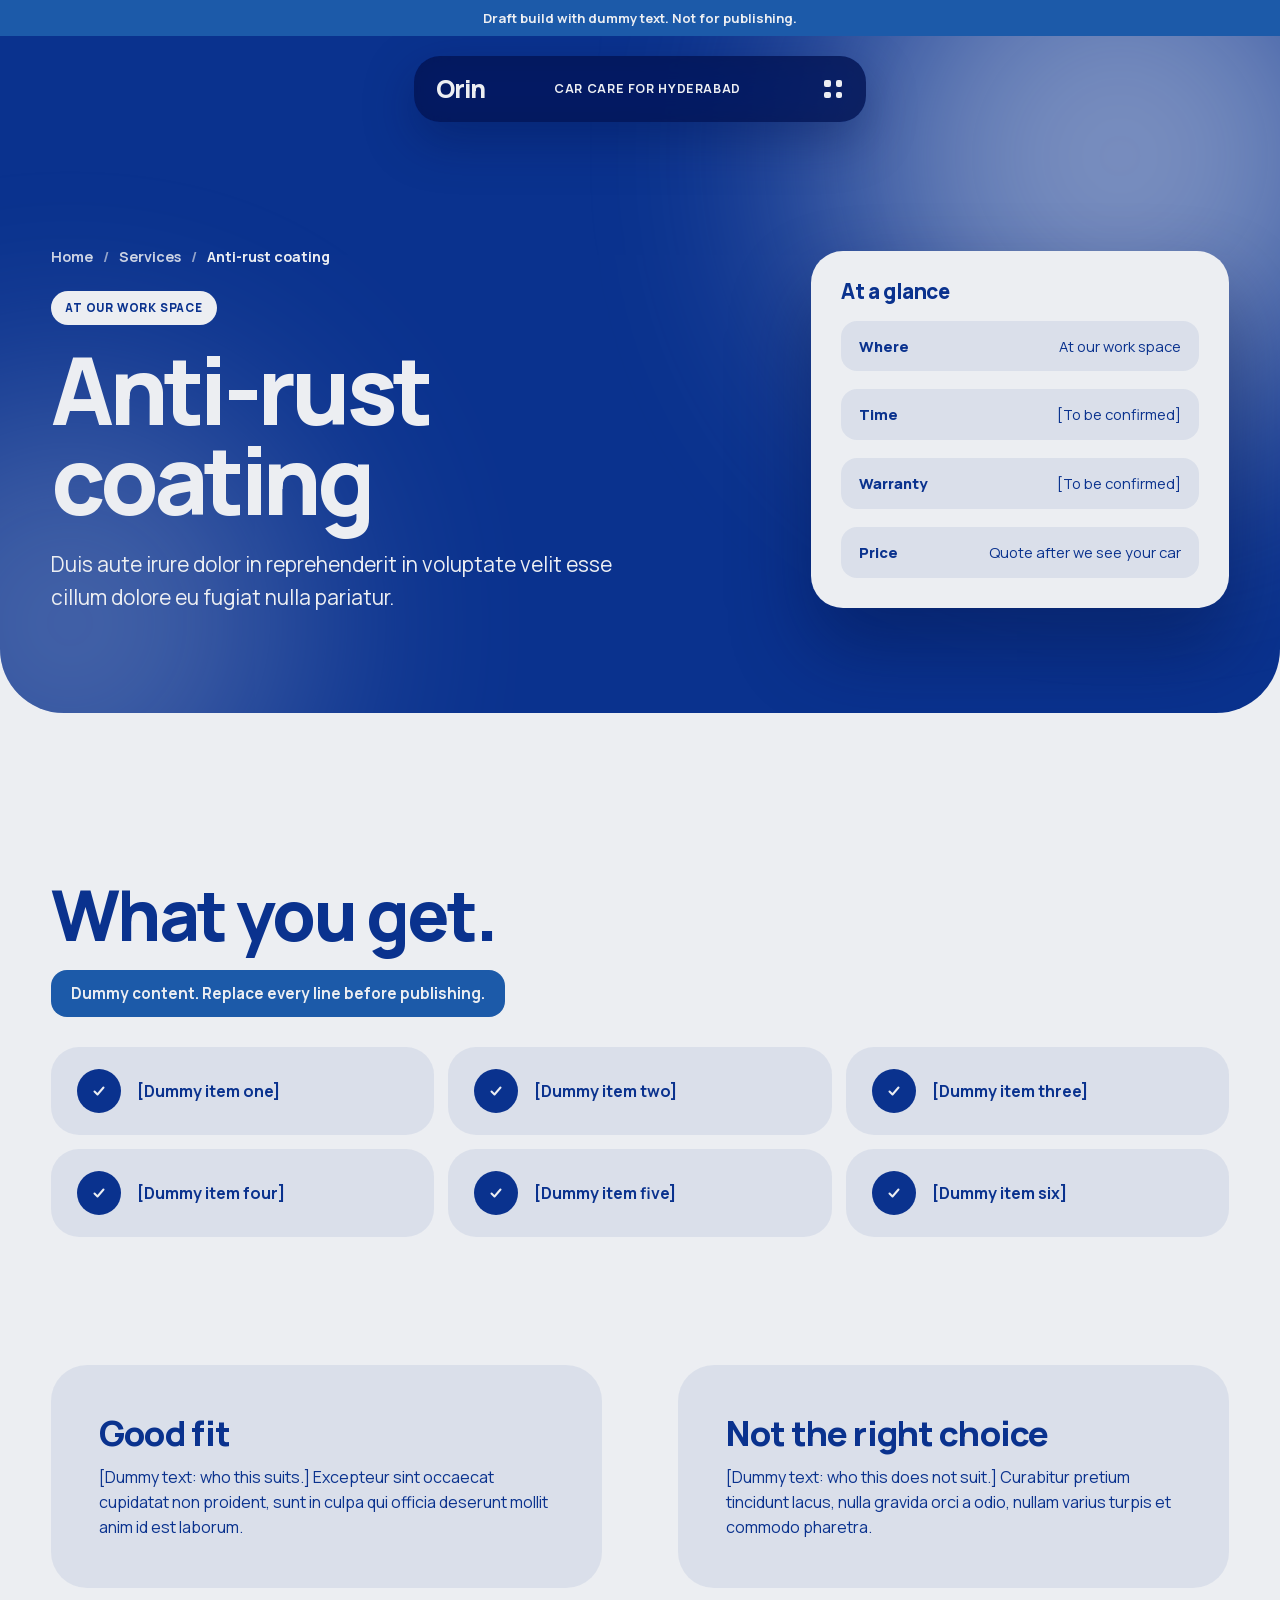
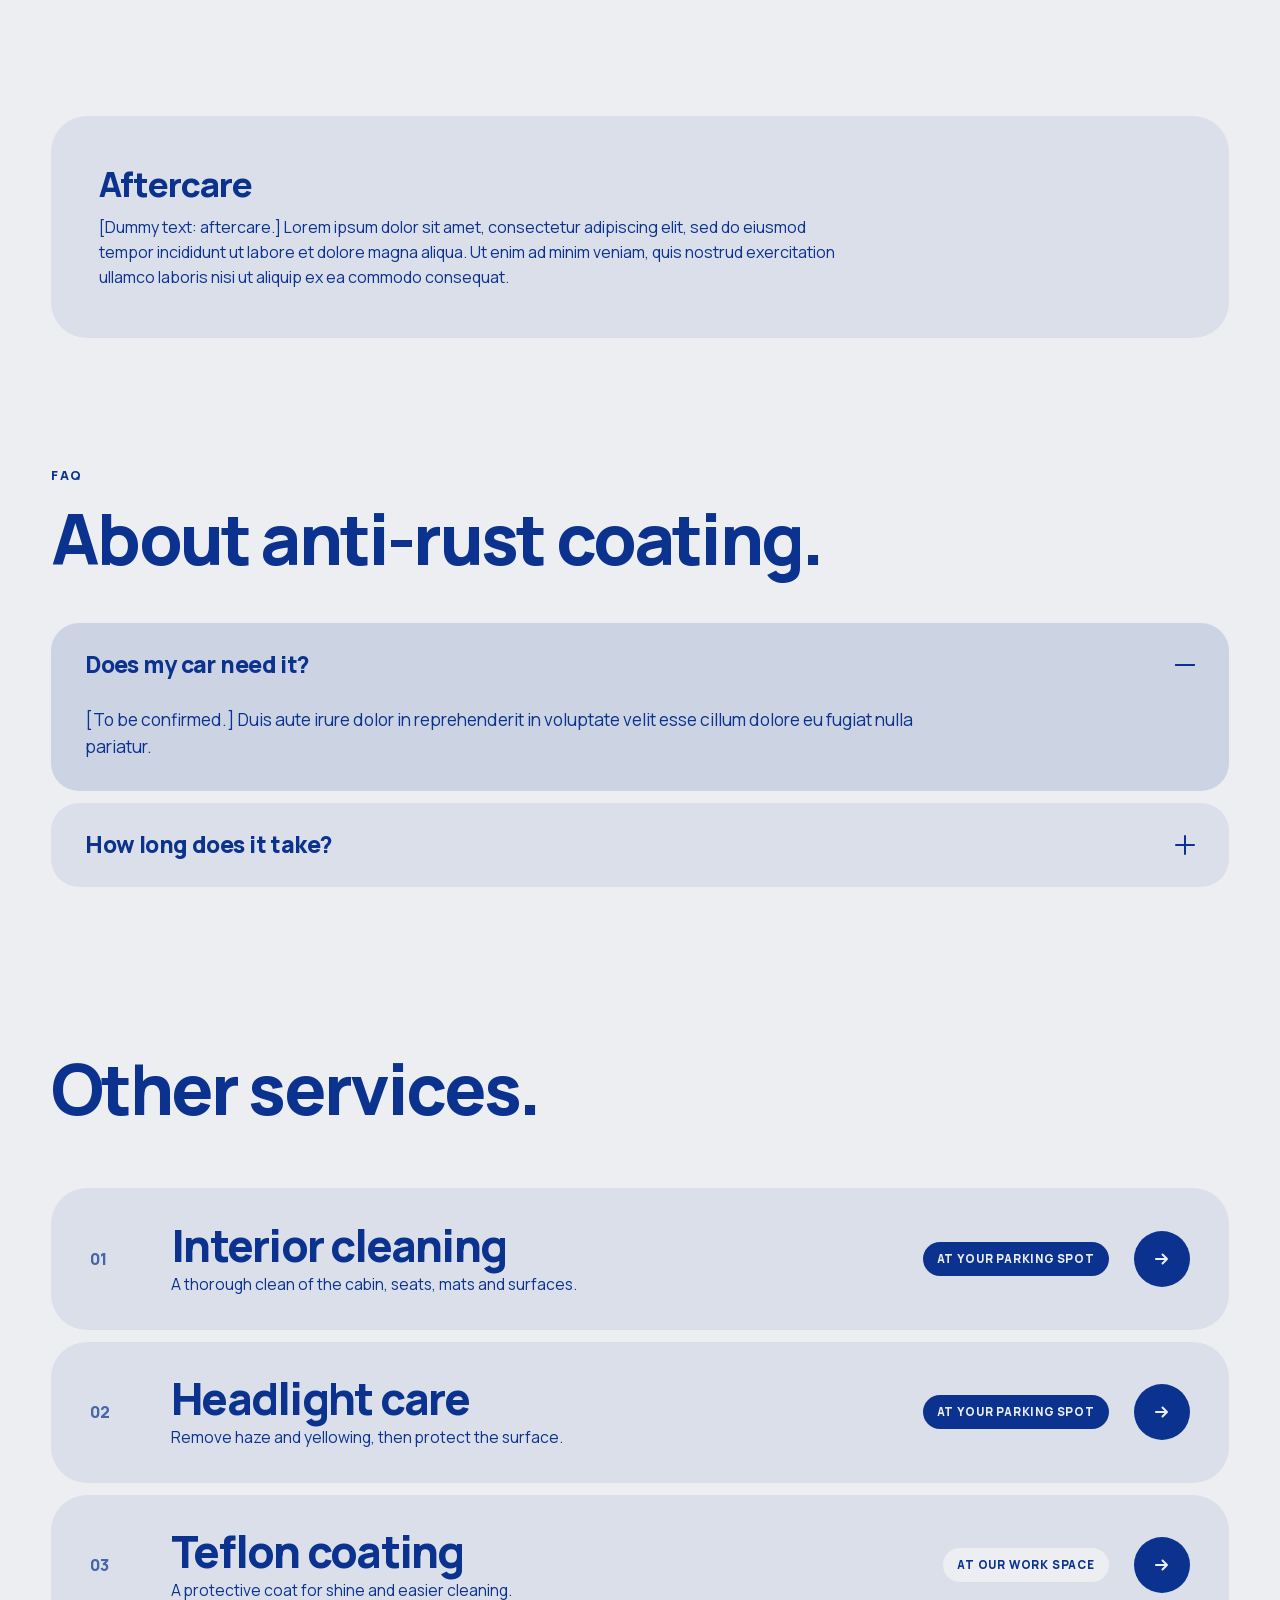
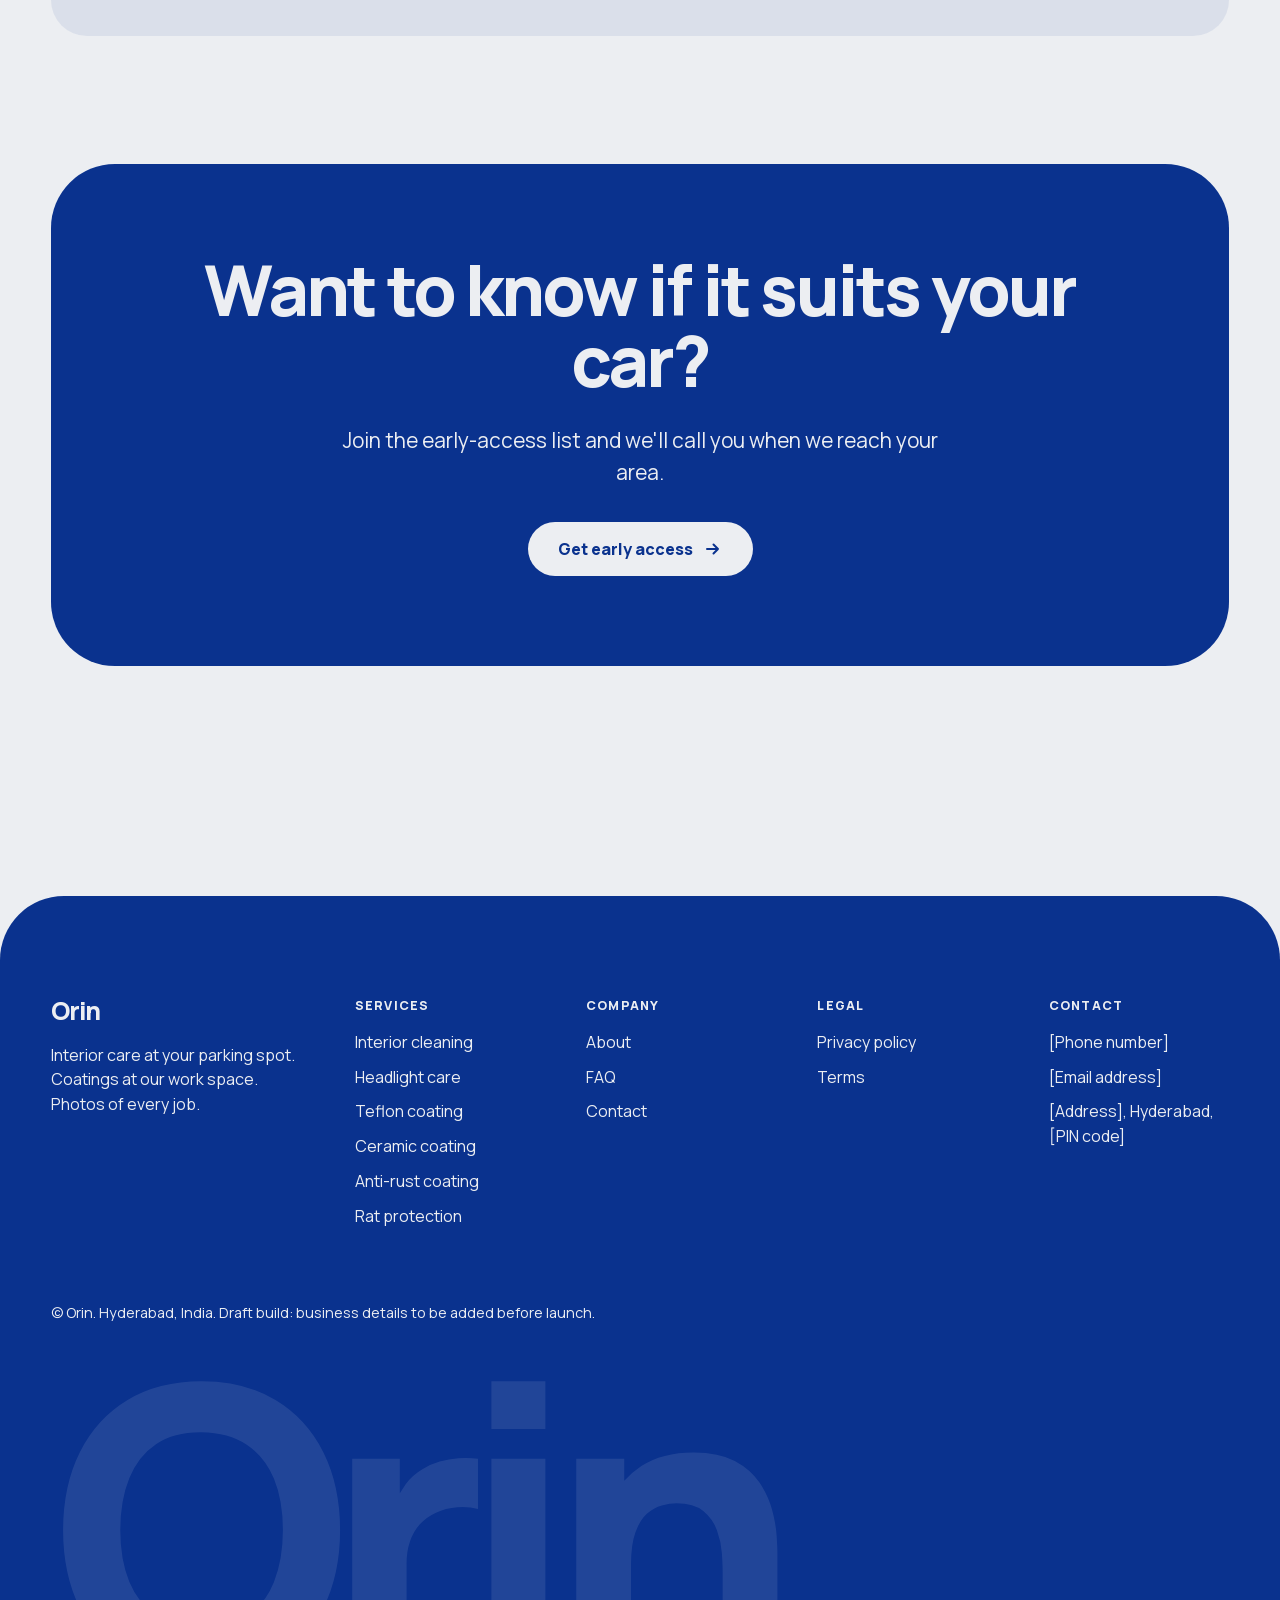
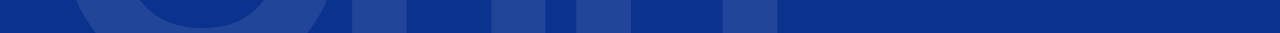
<file: services/anti-rust-coating.html>
<!DOCTYPE html>
<html lang="en">
<head>
<meta charset="utf-8">
<meta name="viewport" content="width=device-width, initial-scale=1">
<title>Anti-rust coating | Orin, Hyderabad</title>
<meta name="description" content="Underbody protection. We'll tell you if your car doesn't need it.">
<meta name="theme-color" content="#0a328e">
<meta name="robots" content="noindex, nofollow">

<script>document.documentElement.classList.add("js");</script>
<link rel="preload" href="../assets/fonts/Manrope-Variable-latin.woff2" as="font" type="font/woff2" crossorigin>
<link rel="stylesheet" href="../assets/styles.css">
<link rel="stylesheet" href="../assets/vendor/lenis.css">
</head>
<body data-page="service-anti-rust-coating">
<a class="skip" href="#main">Skip to content</a>
<div class="draft-banner">Draft build with dummy text. Not for publishing.</div>

<header class="site-header" data-theme="dark">
  <div class="nav-card">
    <div class="bar">
      <a class="logo" href="../index.html" aria-label="Orin home">Orin</a>
      <span class="pill-text">Car care for Hyderabad</span>
      <button class="menu-btn" type="button" aria-expanded="false" aria-controls="menu" aria-label="Open menu"><span class="grid" aria-hidden="true"><i></i><i></i><i></i><i></i></span><span class="x" aria-hidden="true"></span></button>
    </div>
    <nav class="drop" id="menu" aria-label="Menu"><div class="drop-in">
      <ul><li><a class="row" href="../index.html">Home<svg width="20" height="20" viewBox="0 0 20 20" fill="none" aria-hidden="true"><path d="M4 10h11m0 0-4.5-4.5M15 10l-4.5 4.5" stroke="currentColor" stroke-width="2" stroke-linecap="round" stroke-linejoin="round"/></svg></a></li><li class="has-sub"><button class="row" type="button" aria-expanded="false" aria-controls="sub-services">Services<span class="plus" aria-hidden="true"></span></button><div class="sub" id="sub-services"><div><a href="../services/index.html">All services</a><a href="../services/interior-cleaning.html">Interior cleaning</a><a href="../services/headlight-care.html">Headlight care</a><a href="../services/teflon-coating.html">Teflon coating</a><a href="../services/ceramic-coating.html">Ceramic coating</a><a href="../services/anti-rust-coating.html">Anti-rust coating</a><a href="../services/rat-protection.html">Rat protection</a></div></div></li><li><a class="row" href="../about.html">About<svg width="20" height="20" viewBox="0 0 20 20" fill="none" aria-hidden="true"><path d="M4 10h11m0 0-4.5-4.5M15 10l-4.5 4.5" stroke="currentColor" stroke-width="2" stroke-linecap="round" stroke-linejoin="round"/></svg></a></li><li><a class="row" href="../faq.html">FAQ<svg width="20" height="20" viewBox="0 0 20 20" fill="none" aria-hidden="true"><path d="M4 10h11m0 0-4.5-4.5M15 10l-4.5 4.5" stroke="currentColor" stroke-width="2" stroke-linecap="round" stroke-linejoin="round"/></svg></a></li><li><a class="row" href="../contact.html">Contact<svg width="20" height="20" viewBox="0 0 20 20" fill="none" aria-hidden="true"><path d="M4 10h11m0 0-4.5-4.5M15 10l-4.5 4.5" stroke="currentColor" stroke-width="2" stroke-linecap="round" stroke-linejoin="round"/></svg></a></li></ul>
      <div class="drop-cta"><a class="btn btn-light" href="../index.html#join">Get early access</a></div>
    </div></nav>
  </div>
</header>
<div class="scrim" aria-hidden="true"></div>

<main id="main">
<section class="page-hero on-royal" data-hero>
  <span class="glow g1" aria-hidden="true"></span><span class="glow g2" aria-hidden="true"></span>
  <div class="container hero-grid">
    <div>
      <p class="crumbs"><a href="../index.html">Home</a><span class="sep" aria-hidden="true">/</span><a href="../services/index.html">Services</a><span class="sep" aria-hidden="true">/</span><span aria-current="page">Anti-rust coating</span></p>
      <span class="tag work on-hero" data-reveal style="--d:0">At our work space</span>
      <h1 class="h1"><span class="line"><span class="word" style="--i:0">Anti-rust coating</span></span></h1>
      <p class="lead" data-reveal style="--d:1">Duis aute irure dolor in reprehenderit in voluptate velit esse cillum dolore eu fugiat nulla pariatur.</p>
    </div>
    <div class="hero-visual" data-reveal style="--d:3"><div class="glance" data-tilt><h2 class="glance-h">At a glance</h2><div class="fact"><b>Where</b><span>At our work space</span></div><div class="fact"><b>Time</b><span>[To be confirmed]</span></div><div class="fact"><b>Warranty</b><span>[To be confirmed]</span></div><div class="fact"><b>Price</b><span>Quote after we see your car</span></div></div></div>
  </div>
</section>
<section class="section"><div class="container">
  <p class="eyebrow" data-reveal style="--d:0">What's included</p>
  <h2 data-reveal style="--d:1">What you get.</h2>
  <p class="draft-chip" data-reveal style="--d:2">Dummy content. Replace every line before publishing.</p>
  <ul class="included"><li data-reveal style="--d:0"><span class="ck" aria-hidden="true"><svg width="16" height="16" viewBox="0 0 16 16" fill="none" aria-hidden="true"><path d="m3.5 8.5 3 3 6-7" stroke="currentColor" stroke-width="2" stroke-linecap="round" stroke-linejoin="round"/></svg></span>[Dummy item one]</li><li data-reveal style="--d:1"><span class="ck" aria-hidden="true"><svg width="16" height="16" viewBox="0 0 16 16" fill="none" aria-hidden="true"><path d="m3.5 8.5 3 3 6-7" stroke="currentColor" stroke-width="2" stroke-linecap="round" stroke-linejoin="round"/></svg></span>[Dummy item two]</li><li data-reveal style="--d:2"><span class="ck" aria-hidden="true"><svg width="16" height="16" viewBox="0 0 16 16" fill="none" aria-hidden="true"><path d="m3.5 8.5 3 3 6-7" stroke="currentColor" stroke-width="2" stroke-linecap="round" stroke-linejoin="round"/></svg></span>[Dummy item three]</li><li data-reveal style="--d:0"><span class="ck" aria-hidden="true"><svg width="16" height="16" viewBox="0 0 16 16" fill="none" aria-hidden="true"><path d="m3.5 8.5 3 3 6-7" stroke="currentColor" stroke-width="2" stroke-linecap="round" stroke-linejoin="round"/></svg></span>[Dummy item four]</li><li data-reveal style="--d:1"><span class="ck" aria-hidden="true"><svg width="16" height="16" viewBox="0 0 16 16" fill="none" aria-hidden="true"><path d="m3.5 8.5 3 3 6-7" stroke="currentColor" stroke-width="2" stroke-linecap="round" stroke-linejoin="round"/></svg></span>[Dummy item five]</li><li data-reveal style="--d:2"><span class="ck" aria-hidden="true"><svg width="16" height="16" viewBox="0 0 16 16" fill="none" aria-hidden="true"><path d="m3.5 8.5 3 3 6-7" stroke="currentColor" stroke-width="2" stroke-linecap="round" stroke-linejoin="round"/></svg></span>[Dummy item six]</li></ul>
</div></section>
<section class="section tight"><div class="container two-col even">
  <div class="card" data-reveal style="--d:0"><h3>Good fit</h3><p>[Dummy text: who this suits.] Excepteur sint occaecat cupidatat non proident, sunt in culpa qui officia deserunt mollit anim id est laborum.</p></div>
  <div class="card" data-reveal style="--d:1"><h3>Not the right choice</h3><p>[Dummy text: who this does not suit.] Curabitur pretium tincidunt lacus, nulla gravida orci a odio, nullam varius turpis et commodo pharetra.</p></div>
</div></section>
<section class="section tight"><div class="container"><div class="card wide" data-reveal style="--d:0"><h3>Aftercare</h3><p>[Dummy text: aftercare.] Lorem ipsum dolor sit amet, consectetur adipiscing elit, sed do eiusmod tempor incididunt ut labore et dolore magna aliqua. Ut enim ad minim veniam, quis nostrud exercitation ullamco laboris nisi ut aliquip ex ea commodo consequat.</p></div></div></section>
<section class="section tight"><div class="container">
  <p class="eyebrow" data-reveal style="--d:0">FAQ</p><h2 data-reveal style="--d:1">About anti-rust coating.</h2>
  <div class="faq-list">
    <div class="faq-item open" data-faq data-text="does my car need it? [to be confirmed.] duis aute irure dolor in reprehenderit in voluptate velit esse cillum dolore eu fugiat nulla pariatur." data-reveal style="--d:0">
      <button class="faq-q" type="button" aria-expanded="true" aria-controls="sf-0">Does my car need it?<span class="plus" aria-hidden="true"></span></button>
      <div class="faq-a" id="sf-0" role="region"><div><p>[To be confirmed.] Duis aute irure dolor in reprehenderit in voluptate velit esse cillum dolore eu fugiat nulla pariatur.</p></div></div>
    </div>
    <div class="faq-item" data-faq data-text="how long does it take? excepteur sint occaecat cupidatat non proident, sunt in culpa qui officia deserunt mollit anim id est laborum. curabitur pretium tincidunt lacus, nulla gravida orci a odio, nullam varius turpis et commodo pharetra." data-reveal style="--d:1">
      <button class="faq-q" type="button" aria-expanded="false" aria-controls="sf-1">How long does it take?<span class="plus" aria-hidden="true"></span></button>
      <div class="faq-a" id="sf-1" role="region"><div><p>Excepteur sint occaecat cupidatat non proident, sunt in culpa qui officia deserunt mollit anim id est laborum. Curabitur pretium tincidunt lacus, nulla gravida orci a odio, nullam varius turpis et commodo pharetra.</p></div></div>
    </div></div>
</div></section>
<section class="section tight"><div class="container">
  <p class="eyebrow" data-reveal style="--d:0">More services</p><h2 data-reveal style="--d:1">Other services.</h2>
  <ul class="svc-list">
    <li data-where="park" data-reveal style="--d:0"><a class="svc" href="../services/interior-cleaning.html">
      <span class="num" aria-hidden="true">01</span>
      <span class="svc-main"><span class="svc-title">Interior cleaning</span><span class="svc-desc">A thorough clean of the cabin, seats, mats and surfaces.</span></span>
      <span class="tag park">At your parking spot</span>
      <span class="arrow" aria-hidden="true"><svg width="20" height="20" viewBox="0 0 20 20" fill="none" aria-hidden="true"><path d="M4 10h11m0 0-4.5-4.5M15 10l-4.5 4.5" stroke="currentColor" stroke-width="2" stroke-linecap="round" stroke-linejoin="round"/></svg></span>
    </a></li>
    <li data-where="park" data-reveal style="--d:1"><a class="svc" href="../services/headlight-care.html">
      <span class="num" aria-hidden="true">02</span>
      <span class="svc-main"><span class="svc-title">Headlight care</span><span class="svc-desc">Remove haze and yellowing, then protect the surface.</span></span>
      <span class="tag park">At your parking spot</span>
      <span class="arrow" aria-hidden="true"><svg width="20" height="20" viewBox="0 0 20 20" fill="none" aria-hidden="true"><path d="M4 10h11m0 0-4.5-4.5M15 10l-4.5 4.5" stroke="currentColor" stroke-width="2" stroke-linecap="round" stroke-linejoin="round"/></svg></span>
    </a></li>
    <li data-where="work" data-reveal style="--d:2"><a class="svc" href="../services/teflon-coating.html">
      <span class="num" aria-hidden="true">03</span>
      <span class="svc-main"><span class="svc-title">Teflon coating</span><span class="svc-desc">A protective coat for shine and easier cleaning.</span></span>
      <span class="tag work">At our work space</span>
      <span class="arrow" aria-hidden="true"><svg width="20" height="20" viewBox="0 0 20 20" fill="none" aria-hidden="true"><path d="M4 10h11m0 0-4.5-4.5M15 10l-4.5 4.5" stroke="currentColor" stroke-width="2" stroke-linecap="round" stroke-linejoin="round"/></svg></span>
    </a></li></ul>
</div></section>
<section class="section tight"><div class="container"><div class="cta-band on-royal" data-reveal style="--d:0">
    <h2>Want to know if it suits your car?</h2><p class="lead">Join the early-access list and we'll call you when we reach your area.</p>
    <a class="btn btn-light" href="../index.html#join">Get early access <svg width="20" height="20" viewBox="0 0 20 20" fill="none" aria-hidden="true"><path d="M4 10h11m0 0-4.5-4.5M15 10l-4.5 4.5" stroke="currentColor" stroke-width="2" stroke-linecap="round" stroke-linejoin="round"/></svg></a>
  </div></div></section>
</main>

<footer class="site-footer on-royal">
  <div class="container">
    <div class="foot-top">
      <div class="foot-brand"><a class="logo" href="../index.html">Orin</a><p>Interior care at your parking spot. Coatings at our work space. Photos of every job.</p></div>
      <div><h2 class="foot-h">Services</h2><ul><li><a href="../services/interior-cleaning.html">Interior cleaning</a></li><li><a href="../services/headlight-care.html">Headlight care</a></li><li><a href="../services/teflon-coating.html">Teflon coating</a></li><li><a href="../services/ceramic-coating.html">Ceramic coating</a></li><li><a href="../services/anti-rust-coating.html">Anti-rust coating</a></li><li><a href="../services/rat-protection.html">Rat protection</a></li></ul></div><div><h2 class="foot-h">Company</h2><ul><li><a href="../about.html">About</a></li><li><a href="../faq.html">FAQ</a></li><li><a href="../contact.html">Contact</a></li></ul></div><div><h2 class="foot-h">Legal</h2><ul><li><a href="../privacy.html">Privacy policy</a></li><li><a href="../terms.html">Terms</a></li></ul></div>
      <div><h2 class="foot-h">Contact</h2><ul><li>[Phone number]</li><li>[Email address]</li><li>[Address], Hyderabad, [PIN code]</li></ul></div>
    </div>
    <p class="foot-note">© Orin. Hyderabad, India. Draft build: business details to be added before launch.</p>
    <div class="giant" aria-hidden="true">Orin</div>
  </div>
</footer>

<script src="../assets/vendor/lenis.min.js" defer></script>
<script src="../assets/app.js" defer></script>
</body>
</html>
</file>
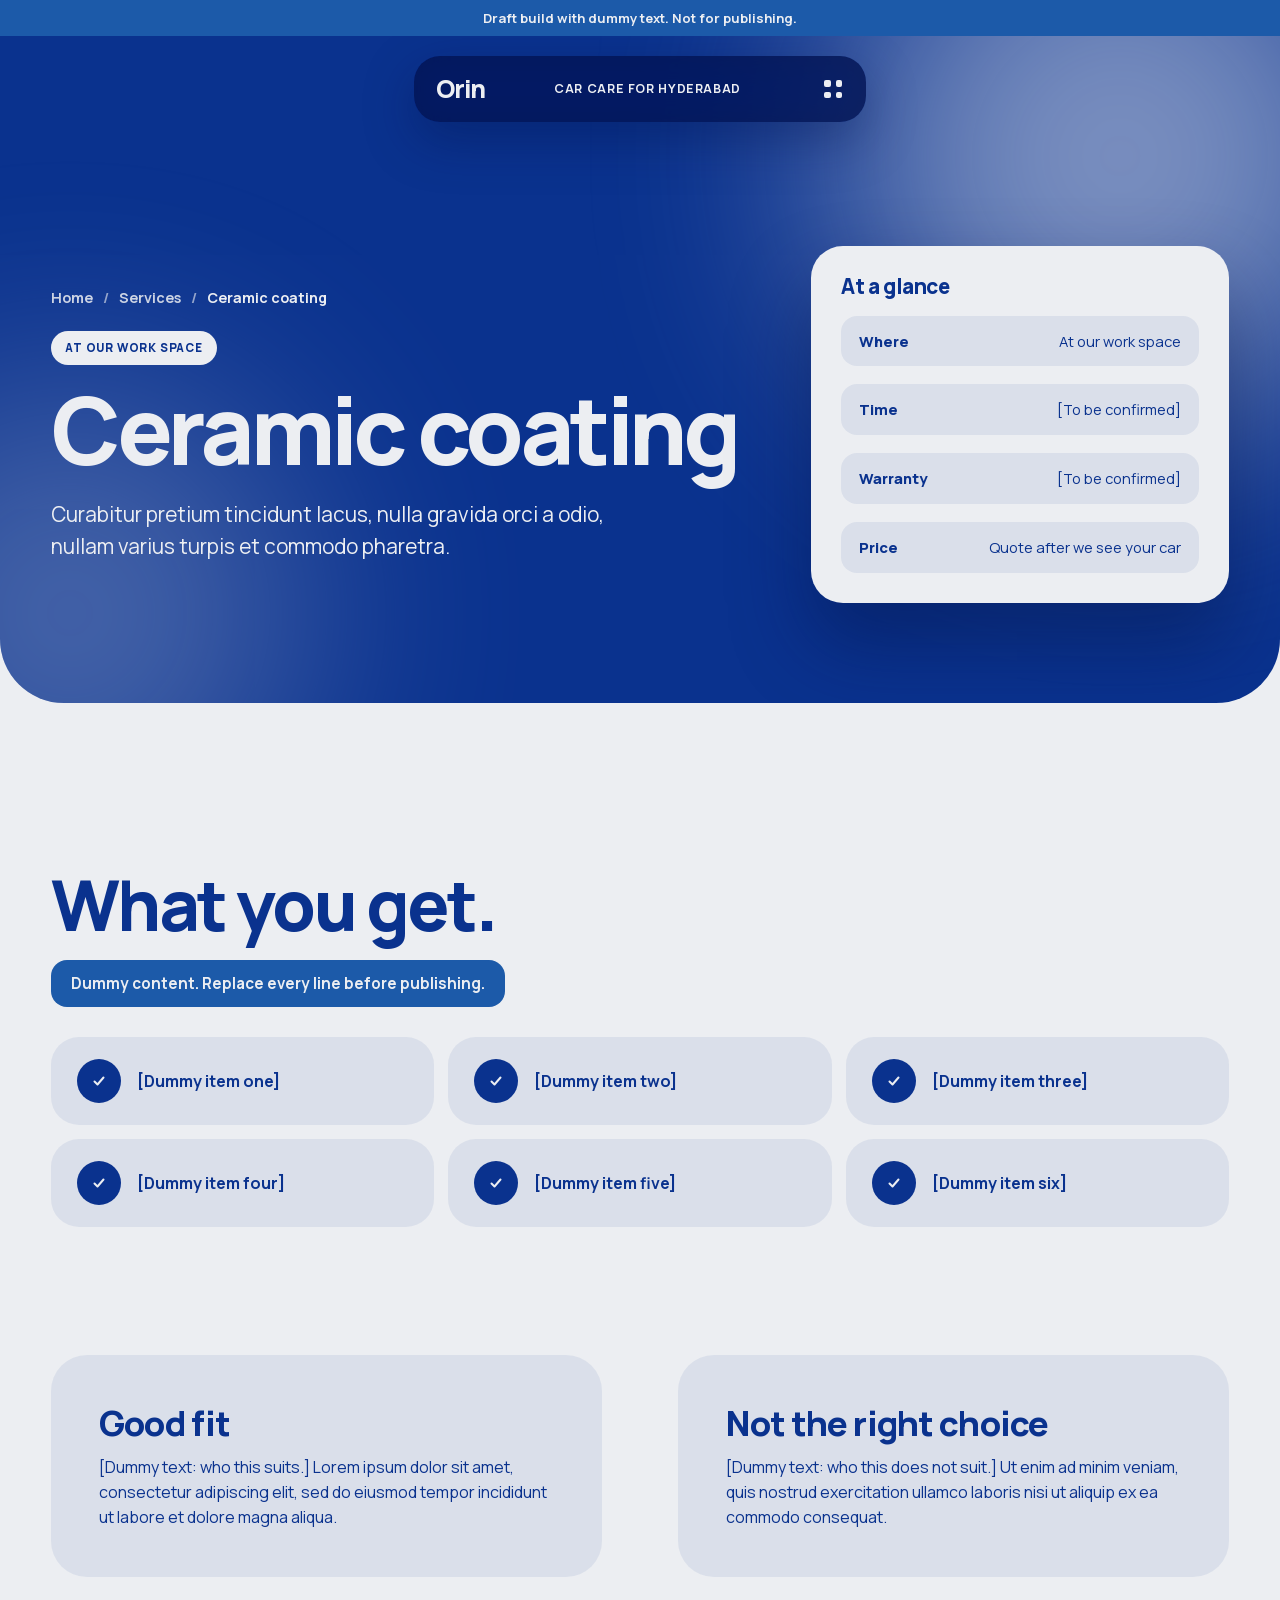
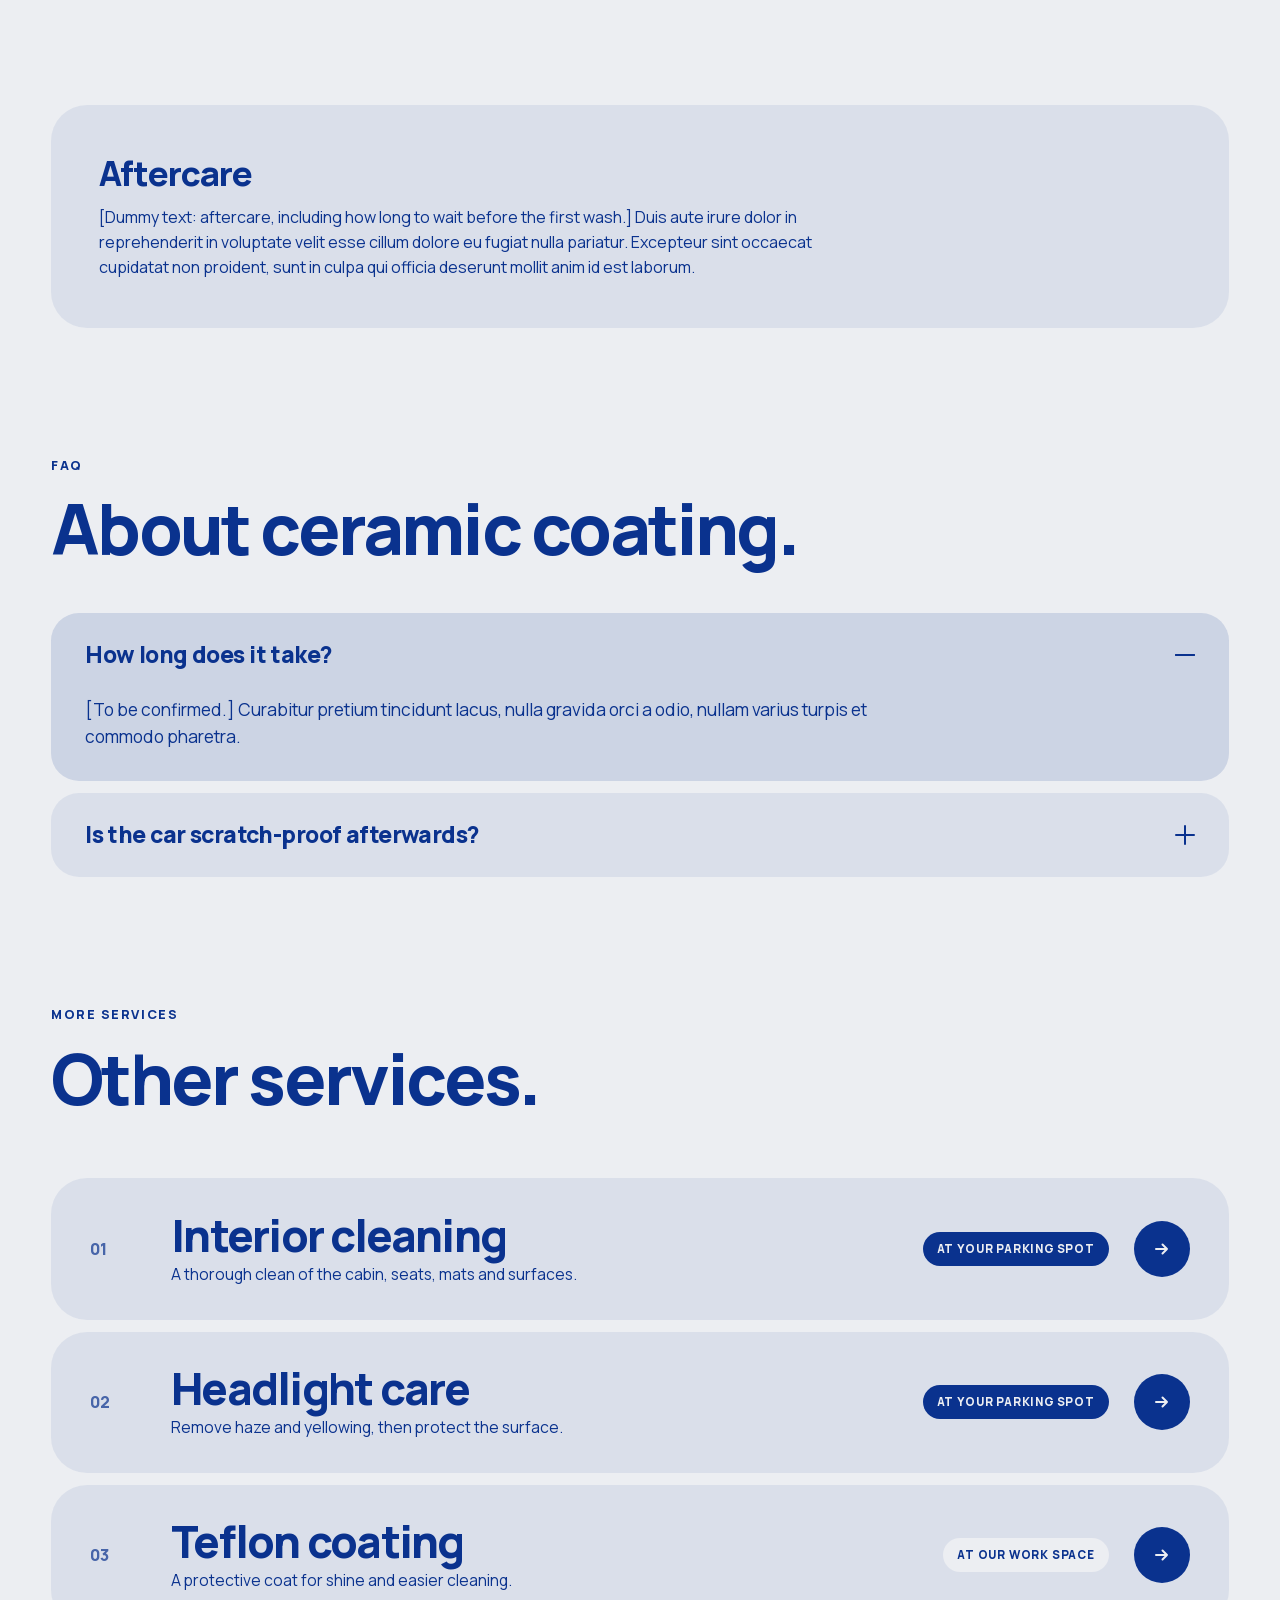
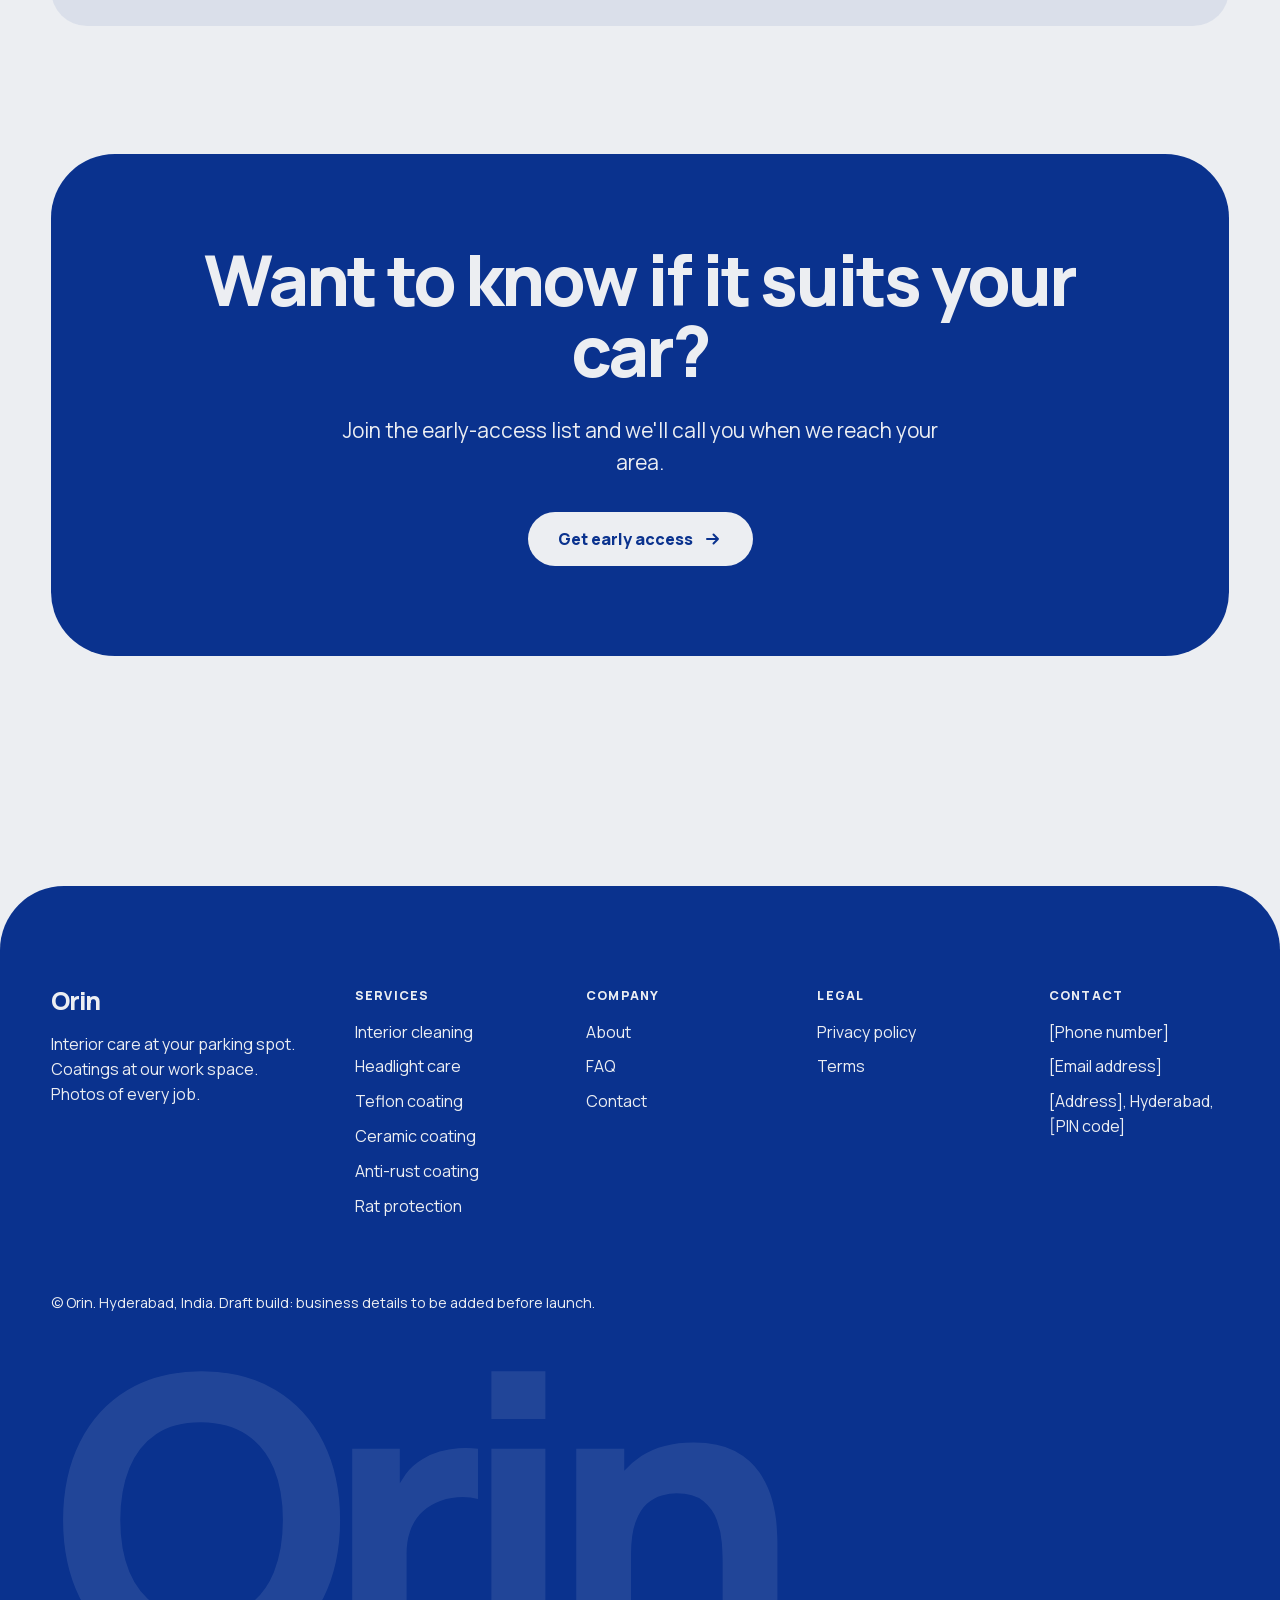
<file: services/ceramic-coating.html>
<!DOCTYPE html>
<html lang="en">
<head>
<meta charset="utf-8">
<meta name="viewport" content="width=device-width, initial-scale=1">
<title>Ceramic coating | Orin, Hyderabad</title>
<meta name="description" content="Longer-lasting paint protection, with proper curing time.">
<meta name="theme-color" content="#0a328e">
<meta name="robots" content="noindex, nofollow">

<script>document.documentElement.classList.add("js");</script>
<link rel="preload" href="../assets/fonts/Manrope-Variable-latin.woff2" as="font" type="font/woff2" crossorigin>
<link rel="stylesheet" href="../assets/styles.css">
<link rel="stylesheet" href="../assets/vendor/lenis.css">
</head>
<body data-page="service-ceramic-coating">
<a class="skip" href="#main">Skip to content</a>
<div class="draft-banner">Draft build with dummy text. Not for publishing.</div>

<header class="site-header" data-theme="dark">
  <div class="nav-card">
    <div class="bar">
      <a class="logo" href="../index.html" aria-label="Orin home">Orin</a>
      <span class="pill-text">Car care for Hyderabad</span>
      <button class="menu-btn" type="button" aria-expanded="false" aria-controls="menu" aria-label="Open menu"><span class="grid" aria-hidden="true"><i></i><i></i><i></i><i></i></span><span class="x" aria-hidden="true"></span></button>
    </div>
    <nav class="drop" id="menu" aria-label="Menu"><div class="drop-in">
      <ul><li><a class="row" href="../index.html">Home<svg width="20" height="20" viewBox="0 0 20 20" fill="none" aria-hidden="true"><path d="M4 10h11m0 0-4.5-4.5M15 10l-4.5 4.5" stroke="currentColor" stroke-width="2" stroke-linecap="round" stroke-linejoin="round"/></svg></a></li><li class="has-sub"><button class="row" type="button" aria-expanded="false" aria-controls="sub-services">Services<span class="plus" aria-hidden="true"></span></button><div class="sub" id="sub-services"><div><a href="../services/index.html">All services</a><a href="../services/interior-cleaning.html">Interior cleaning</a><a href="../services/headlight-care.html">Headlight care</a><a href="../services/teflon-coating.html">Teflon coating</a><a href="../services/ceramic-coating.html">Ceramic coating</a><a href="../services/anti-rust-coating.html">Anti-rust coating</a><a href="../services/rat-protection.html">Rat protection</a></div></div></li><li><a class="row" href="../about.html">About<svg width="20" height="20" viewBox="0 0 20 20" fill="none" aria-hidden="true"><path d="M4 10h11m0 0-4.5-4.5M15 10l-4.5 4.5" stroke="currentColor" stroke-width="2" stroke-linecap="round" stroke-linejoin="round"/></svg></a></li><li><a class="row" href="../faq.html">FAQ<svg width="20" height="20" viewBox="0 0 20 20" fill="none" aria-hidden="true"><path d="M4 10h11m0 0-4.5-4.5M15 10l-4.5 4.5" stroke="currentColor" stroke-width="2" stroke-linecap="round" stroke-linejoin="round"/></svg></a></li><li><a class="row" href="../contact.html">Contact<svg width="20" height="20" viewBox="0 0 20 20" fill="none" aria-hidden="true"><path d="M4 10h11m0 0-4.5-4.5M15 10l-4.5 4.5" stroke="currentColor" stroke-width="2" stroke-linecap="round" stroke-linejoin="round"/></svg></a></li></ul>
      <div class="drop-cta"><a class="btn btn-light" href="../index.html#join">Get early access</a></div>
    </div></nav>
  </div>
</header>
<div class="scrim" aria-hidden="true"></div>

<main id="main">
<section class="page-hero on-royal" data-hero>
  <span class="glow g1" aria-hidden="true"></span><span class="glow g2" aria-hidden="true"></span>
  <div class="container hero-grid">
    <div>
      <p class="crumbs"><a href="../index.html">Home</a><span class="sep" aria-hidden="true">/</span><a href="../services/index.html">Services</a><span class="sep" aria-hidden="true">/</span><span aria-current="page">Ceramic coating</span></p>
      <span class="tag work on-hero" data-reveal style="--d:0">At our work space</span>
      <h1 class="h1"><span class="line"><span class="word" style="--i:0">Ceramic coating</span></span></h1>
      <p class="lead" data-reveal style="--d:1">Curabitur pretium tincidunt lacus, nulla gravida orci a odio, nullam varius turpis et commodo pharetra.</p>
    </div>
    <div class="hero-visual" data-reveal style="--d:3"><div class="glance" data-tilt><h2 class="glance-h">At a glance</h2><div class="fact"><b>Where</b><span>At our work space</span></div><div class="fact"><b>Time</b><span>[To be confirmed]</span></div><div class="fact"><b>Warranty</b><span>[To be confirmed]</span></div><div class="fact"><b>Price</b><span>Quote after we see your car</span></div></div></div>
  </div>
</section>
<section class="section"><div class="container">
  <p class="eyebrow" data-reveal style="--d:0">What's included</p>
  <h2 data-reveal style="--d:1">What you get.</h2>
  <p class="draft-chip" data-reveal style="--d:2">Dummy content. Replace every line before publishing.</p>
  <ul class="included"><li data-reveal style="--d:0"><span class="ck" aria-hidden="true"><svg width="16" height="16" viewBox="0 0 16 16" fill="none" aria-hidden="true"><path d="m3.5 8.5 3 3 6-7" stroke="currentColor" stroke-width="2" stroke-linecap="round" stroke-linejoin="round"/></svg></span>[Dummy item one]</li><li data-reveal style="--d:1"><span class="ck" aria-hidden="true"><svg width="16" height="16" viewBox="0 0 16 16" fill="none" aria-hidden="true"><path d="m3.5 8.5 3 3 6-7" stroke="currentColor" stroke-width="2" stroke-linecap="round" stroke-linejoin="round"/></svg></span>[Dummy item two]</li><li data-reveal style="--d:2"><span class="ck" aria-hidden="true"><svg width="16" height="16" viewBox="0 0 16 16" fill="none" aria-hidden="true"><path d="m3.5 8.5 3 3 6-7" stroke="currentColor" stroke-width="2" stroke-linecap="round" stroke-linejoin="round"/></svg></span>[Dummy item three]</li><li data-reveal style="--d:0"><span class="ck" aria-hidden="true"><svg width="16" height="16" viewBox="0 0 16 16" fill="none" aria-hidden="true"><path d="m3.5 8.5 3 3 6-7" stroke="currentColor" stroke-width="2" stroke-linecap="round" stroke-linejoin="round"/></svg></span>[Dummy item four]</li><li data-reveal style="--d:1"><span class="ck" aria-hidden="true"><svg width="16" height="16" viewBox="0 0 16 16" fill="none" aria-hidden="true"><path d="m3.5 8.5 3 3 6-7" stroke="currentColor" stroke-width="2" stroke-linecap="round" stroke-linejoin="round"/></svg></span>[Dummy item five]</li><li data-reveal style="--d:2"><span class="ck" aria-hidden="true"><svg width="16" height="16" viewBox="0 0 16 16" fill="none" aria-hidden="true"><path d="m3.5 8.5 3 3 6-7" stroke="currentColor" stroke-width="2" stroke-linecap="round" stroke-linejoin="round"/></svg></span>[Dummy item six]</li></ul>
</div></section>
<section class="section tight"><div class="container two-col even">
  <div class="card" data-reveal style="--d:0"><h3>Good fit</h3><p>[Dummy text: who this suits.] Lorem ipsum dolor sit amet, consectetur adipiscing elit, sed do eiusmod tempor incididunt ut labore et dolore magna aliqua.</p></div>
  <div class="card" data-reveal style="--d:1"><h3>Not the right choice</h3><p>[Dummy text: who this does not suit.] Ut enim ad minim veniam, quis nostrud exercitation ullamco laboris nisi ut aliquip ex ea commodo consequat.</p></div>
</div></section>
<section class="section tight"><div class="container"><div class="card wide" data-reveal style="--d:0"><h3>Aftercare</h3><p>[Dummy text: aftercare, including how long to wait before the first wash.] Duis aute irure dolor in reprehenderit in voluptate velit esse cillum dolore eu fugiat nulla pariatur. Excepteur sint occaecat cupidatat non proident, sunt in culpa qui officia deserunt mollit anim id est laborum.</p></div></div></section>
<section class="section tight"><div class="container">
  <p class="eyebrow" data-reveal style="--d:0">FAQ</p><h2 data-reveal style="--d:1">About ceramic coating.</h2>
  <div class="faq-list">
    <div class="faq-item open" data-faq data-text="how long does it take? [to be confirmed.] curabitur pretium tincidunt lacus, nulla gravida orci a odio, nullam varius turpis et commodo pharetra." data-reveal style="--d:0">
      <button class="faq-q" type="button" aria-expanded="true" aria-controls="sf-0">How long does it take?<span class="plus" aria-hidden="true"></span></button>
      <div class="faq-a" id="sf-0" role="region"><div><p>[To be confirmed.] Curabitur pretium tincidunt lacus, nulla gravida orci a odio, nullam varius turpis et commodo pharetra.</p></div></div>
    </div>
    <div class="faq-item" data-faq data-text="is the car scratch-proof afterwards? lorem ipsum dolor sit amet, consectetur adipiscing elit, sed do eiusmod tempor incididunt ut labore et dolore magna aliqua. ut enim ad minim veniam, quis nostrud exercitation ullamco laboris nisi ut aliquip ex ea commodo consequat." data-reveal style="--d:1">
      <button class="faq-q" type="button" aria-expanded="false" aria-controls="sf-1">Is the car scratch-proof afterwards?<span class="plus" aria-hidden="true"></span></button>
      <div class="faq-a" id="sf-1" role="region"><div><p>Lorem ipsum dolor sit amet, consectetur adipiscing elit, sed do eiusmod tempor incididunt ut labore et dolore magna aliqua. Ut enim ad minim veniam, quis nostrud exercitation ullamco laboris nisi ut aliquip ex ea commodo consequat.</p></div></div>
    </div></div>
</div></section>
<section class="section tight"><div class="container">
  <p class="eyebrow" data-reveal style="--d:0">More services</p><h2 data-reveal style="--d:1">Other services.</h2>
  <ul class="svc-list">
    <li data-where="park" data-reveal style="--d:0"><a class="svc" href="../services/interior-cleaning.html">
      <span class="num" aria-hidden="true">01</span>
      <span class="svc-main"><span class="svc-title">Interior cleaning</span><span class="svc-desc">A thorough clean of the cabin, seats, mats and surfaces.</span></span>
      <span class="tag park">At your parking spot</span>
      <span class="arrow" aria-hidden="true"><svg width="20" height="20" viewBox="0 0 20 20" fill="none" aria-hidden="true"><path d="M4 10h11m0 0-4.5-4.5M15 10l-4.5 4.5" stroke="currentColor" stroke-width="2" stroke-linecap="round" stroke-linejoin="round"/></svg></span>
    </a></li>
    <li data-where="park" data-reveal style="--d:1"><a class="svc" href="../services/headlight-care.html">
      <span class="num" aria-hidden="true">02</span>
      <span class="svc-main"><span class="svc-title">Headlight care</span><span class="svc-desc">Remove haze and yellowing, then protect the surface.</span></span>
      <span class="tag park">At your parking spot</span>
      <span class="arrow" aria-hidden="true"><svg width="20" height="20" viewBox="0 0 20 20" fill="none" aria-hidden="true"><path d="M4 10h11m0 0-4.5-4.5M15 10l-4.5 4.5" stroke="currentColor" stroke-width="2" stroke-linecap="round" stroke-linejoin="round"/></svg></span>
    </a></li>
    <li data-where="work" data-reveal style="--d:2"><a class="svc" href="../services/teflon-coating.html">
      <span class="num" aria-hidden="true">03</span>
      <span class="svc-main"><span class="svc-title">Teflon coating</span><span class="svc-desc">A protective coat for shine and easier cleaning.</span></span>
      <span class="tag work">At our work space</span>
      <span class="arrow" aria-hidden="true"><svg width="20" height="20" viewBox="0 0 20 20" fill="none" aria-hidden="true"><path d="M4 10h11m0 0-4.5-4.5M15 10l-4.5 4.5" stroke="currentColor" stroke-width="2" stroke-linecap="round" stroke-linejoin="round"/></svg></span>
    </a></li></ul>
</div></section>
<section class="section tight"><div class="container"><div class="cta-band on-royal" data-reveal style="--d:0">
    <h2>Want to know if it suits your car?</h2><p class="lead">Join the early-access list and we'll call you when we reach your area.</p>
    <a class="btn btn-light" href="../index.html#join">Get early access <svg width="20" height="20" viewBox="0 0 20 20" fill="none" aria-hidden="true"><path d="M4 10h11m0 0-4.5-4.5M15 10l-4.5 4.5" stroke="currentColor" stroke-width="2" stroke-linecap="round" stroke-linejoin="round"/></svg></a>
  </div></div></section>
</main>

<footer class="site-footer on-royal">
  <div class="container">
    <div class="foot-top">
      <div class="foot-brand"><a class="logo" href="../index.html">Orin</a><p>Interior care at your parking spot. Coatings at our work space. Photos of every job.</p></div>
      <div><h2 class="foot-h">Services</h2><ul><li><a href="../services/interior-cleaning.html">Interior cleaning</a></li><li><a href="../services/headlight-care.html">Headlight care</a></li><li><a href="../services/teflon-coating.html">Teflon coating</a></li><li><a href="../services/ceramic-coating.html">Ceramic coating</a></li><li><a href="../services/anti-rust-coating.html">Anti-rust coating</a></li><li><a href="../services/rat-protection.html">Rat protection</a></li></ul></div><div><h2 class="foot-h">Company</h2><ul><li><a href="../about.html">About</a></li><li><a href="../faq.html">FAQ</a></li><li><a href="../contact.html">Contact</a></li></ul></div><div><h2 class="foot-h">Legal</h2><ul><li><a href="../privacy.html">Privacy policy</a></li><li><a href="../terms.html">Terms</a></li></ul></div>
      <div><h2 class="foot-h">Contact</h2><ul><li>[Phone number]</li><li>[Email address]</li><li>[Address], Hyderabad, [PIN code]</li></ul></div>
    </div>
    <p class="foot-note">© Orin. Hyderabad, India. Draft build: business details to be added before launch.</p>
    <div class="giant" aria-hidden="true">Orin</div>
  </div>
</footer>

<script src="../assets/vendor/lenis.min.js" defer></script>
<script src="../assets/app.js" defer></script>
</body>
</html>
</file>
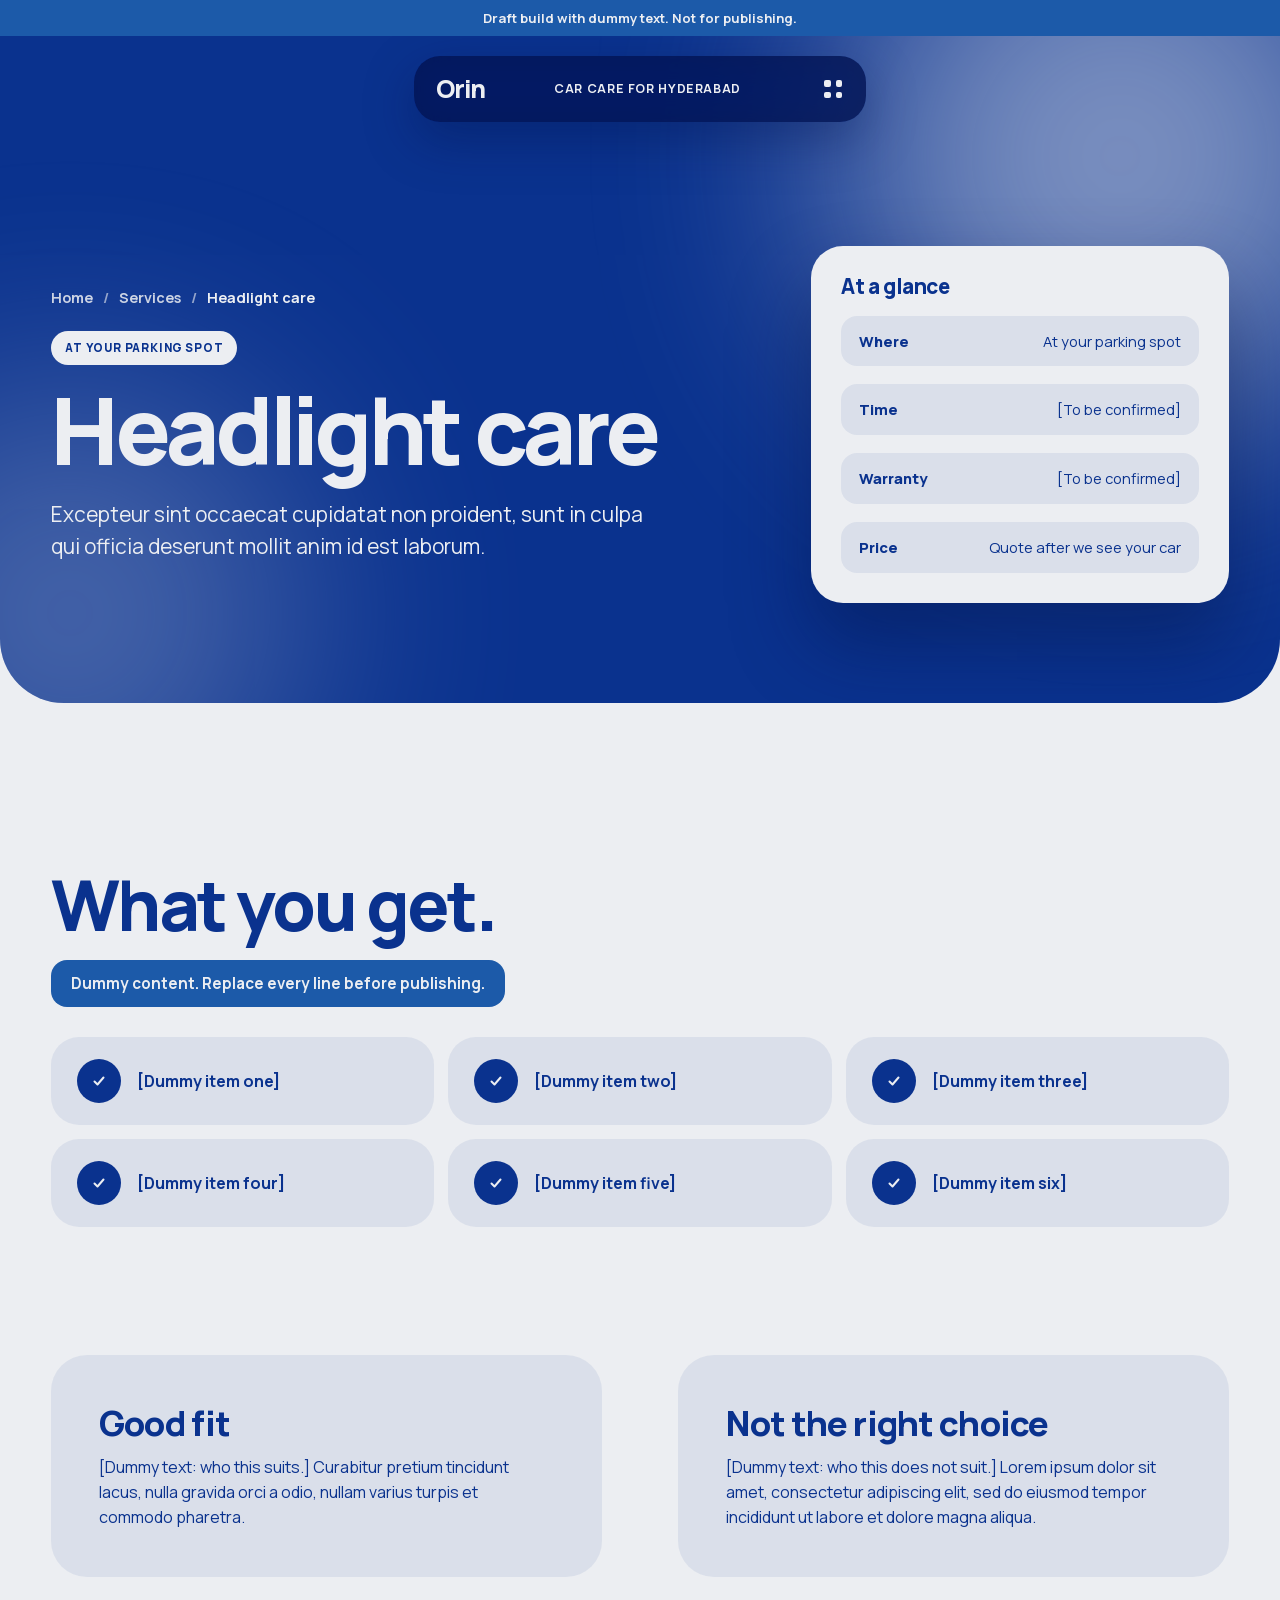
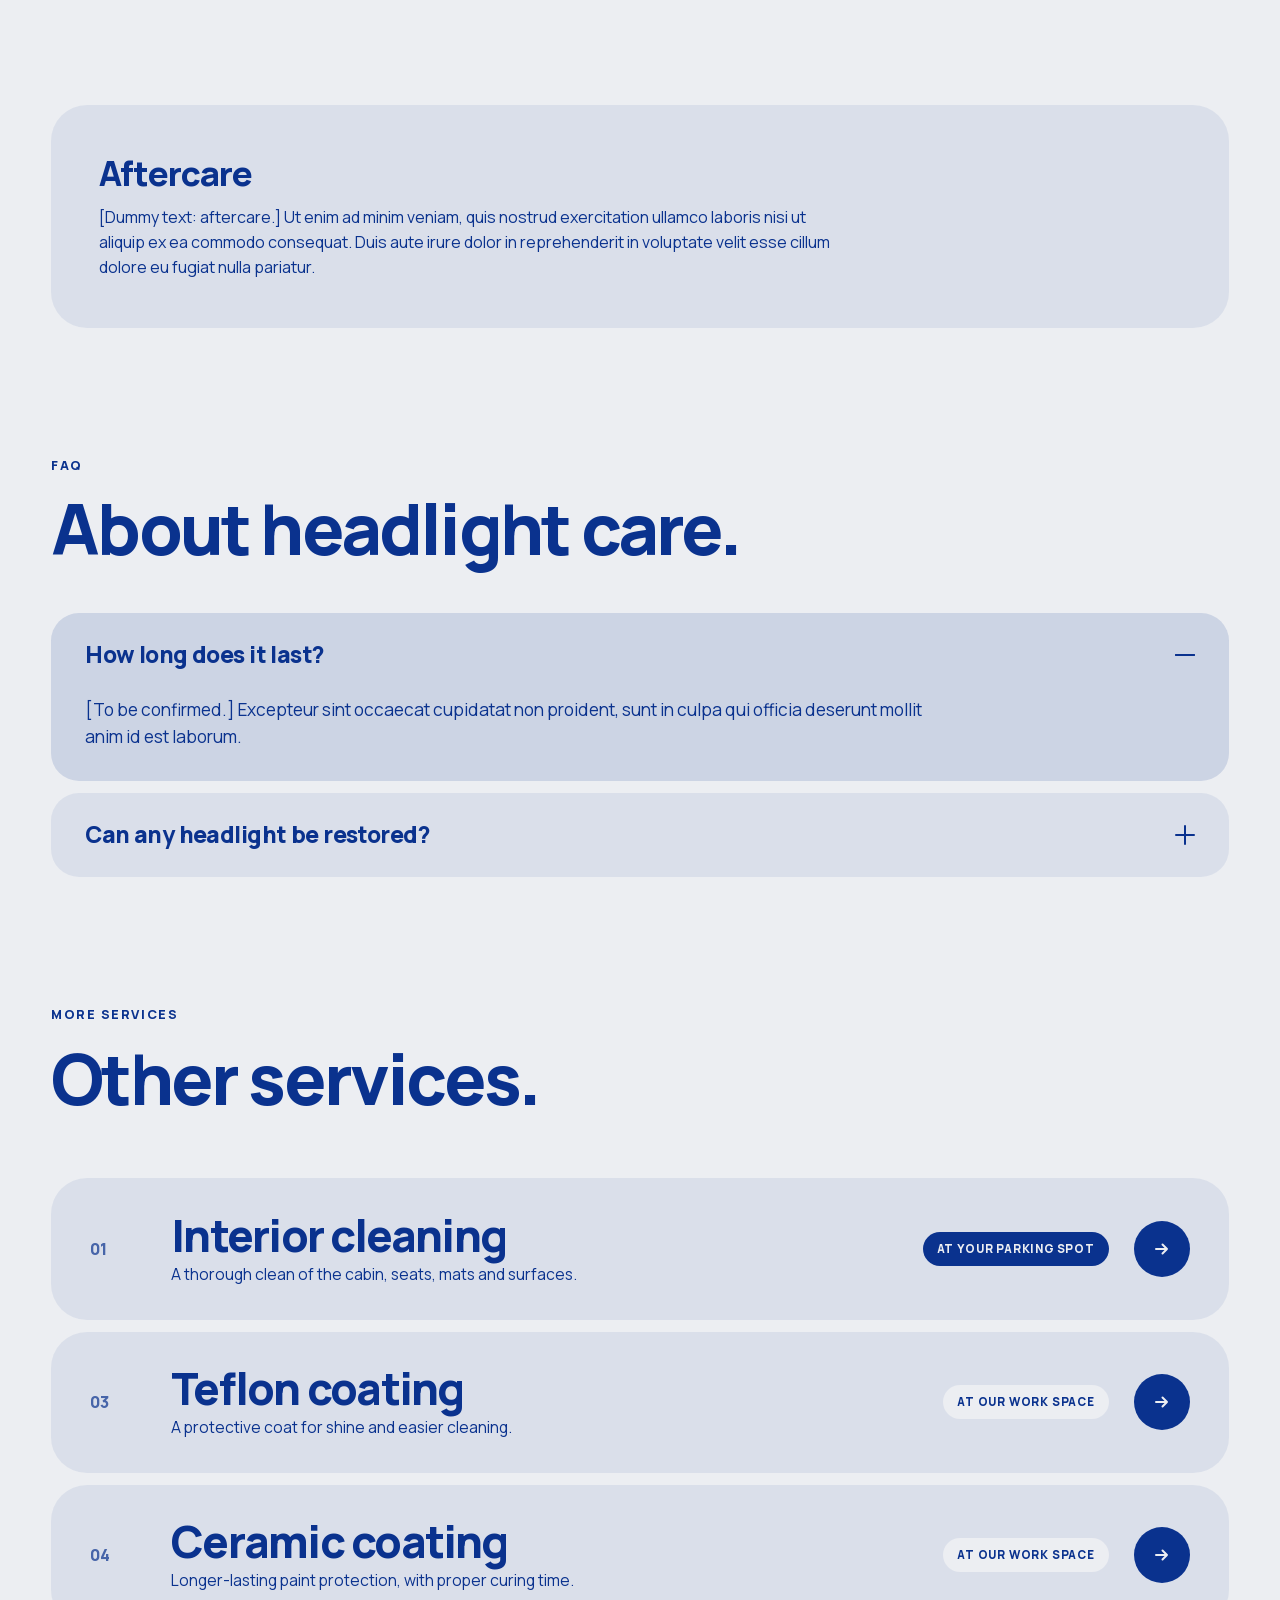
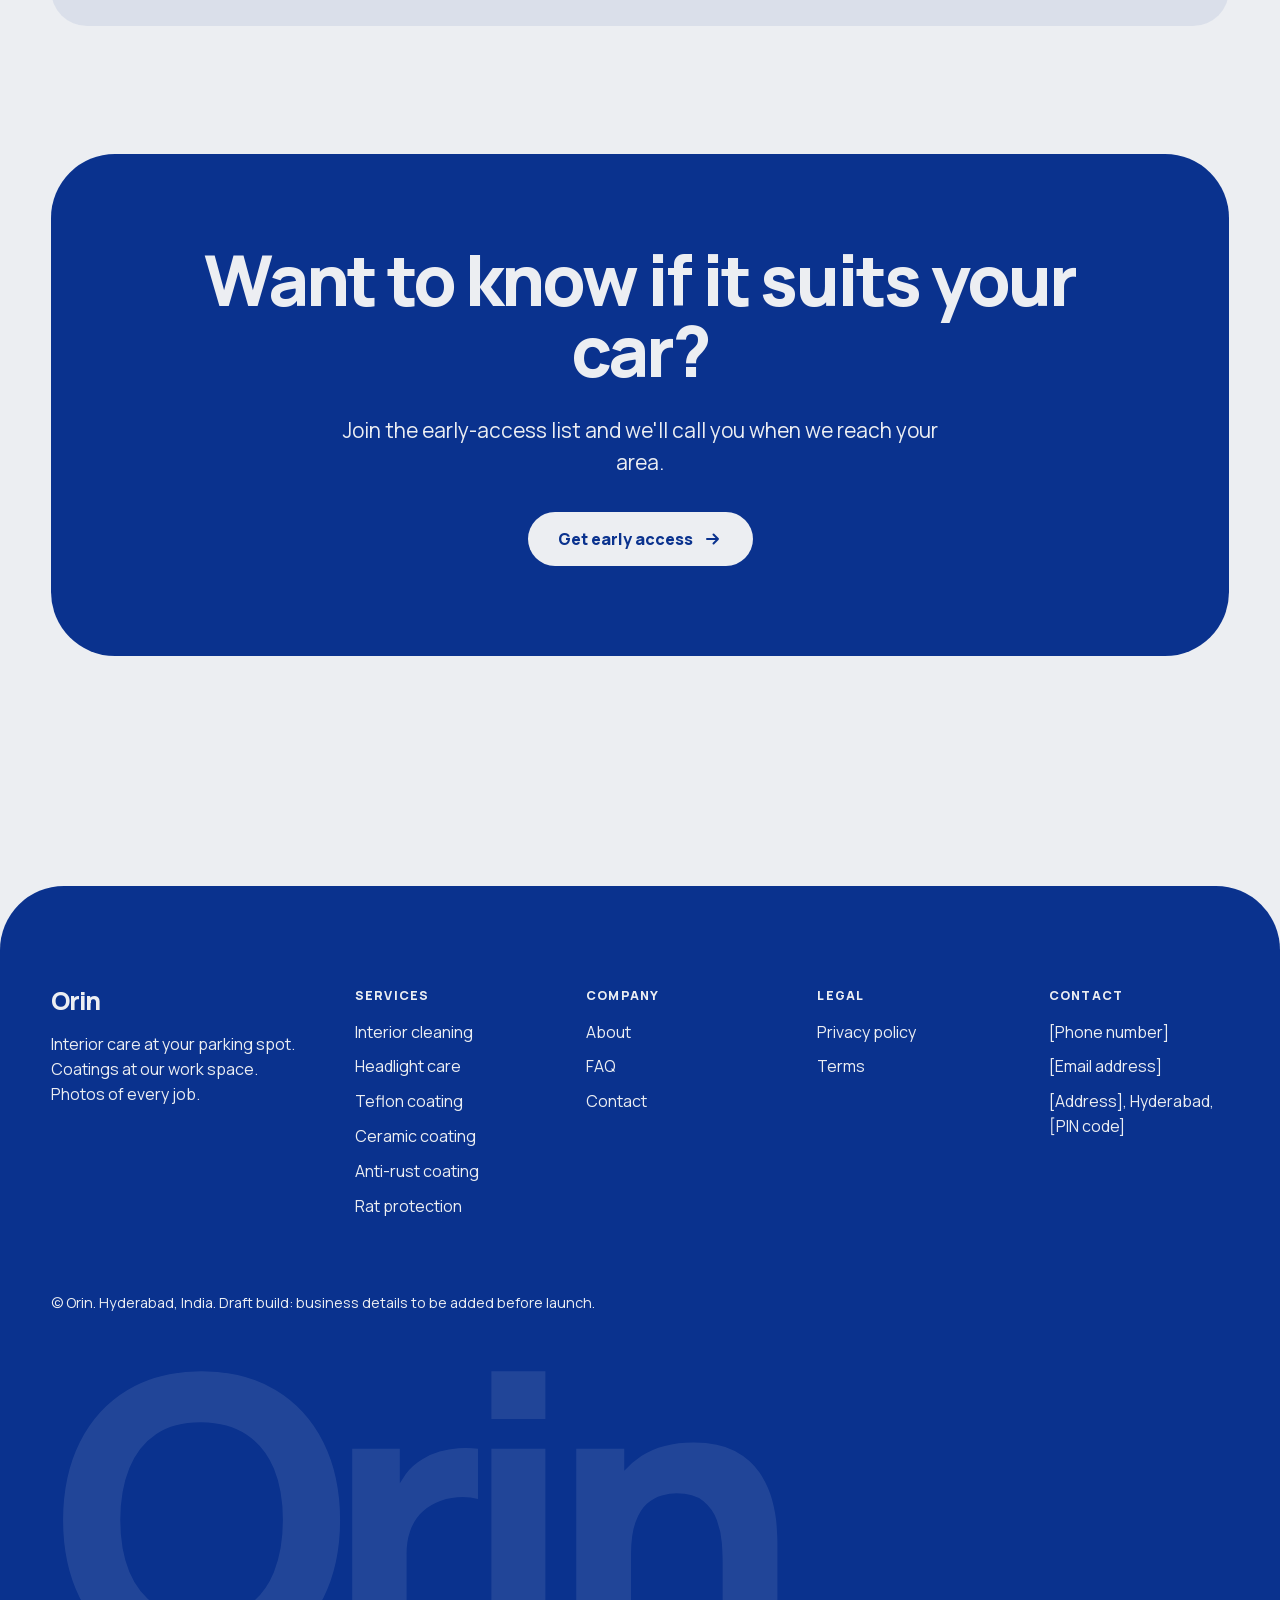
<file: services/headlight-care.html>
<!DOCTYPE html>
<html lang="en">
<head>
<meta charset="utf-8">
<meta name="viewport" content="width=device-width, initial-scale=1">
<title>Headlight care | Orin, Hyderabad</title>
<meta name="description" content="Remove haze and yellowing, then protect the surface.">
<meta name="theme-color" content="#0a328e">
<meta name="robots" content="noindex, nofollow">

<script>document.documentElement.classList.add("js");</script>
<link rel="preload" href="../assets/fonts/Manrope-Variable-latin.woff2" as="font" type="font/woff2" crossorigin>
<link rel="stylesheet" href="../assets/styles.css">
<link rel="stylesheet" href="../assets/vendor/lenis.css">
</head>
<body data-page="service-headlight-care">
<a class="skip" href="#main">Skip to content</a>
<div class="draft-banner">Draft build with dummy text. Not for publishing.</div>

<header class="site-header" data-theme="dark">
  <div class="nav-card">
    <div class="bar">
      <a class="logo" href="../index.html" aria-label="Orin home">Orin</a>
      <span class="pill-text">Car care for Hyderabad</span>
      <button class="menu-btn" type="button" aria-expanded="false" aria-controls="menu" aria-label="Open menu"><span class="grid" aria-hidden="true"><i></i><i></i><i></i><i></i></span><span class="x" aria-hidden="true"></span></button>
    </div>
    <nav class="drop" id="menu" aria-label="Menu"><div class="drop-in">
      <ul><li><a class="row" href="../index.html">Home<svg width="20" height="20" viewBox="0 0 20 20" fill="none" aria-hidden="true"><path d="M4 10h11m0 0-4.5-4.5M15 10l-4.5 4.5" stroke="currentColor" stroke-width="2" stroke-linecap="round" stroke-linejoin="round"/></svg></a></li><li class="has-sub"><button class="row" type="button" aria-expanded="false" aria-controls="sub-services">Services<span class="plus" aria-hidden="true"></span></button><div class="sub" id="sub-services"><div><a href="../services/index.html">All services</a><a href="../services/interior-cleaning.html">Interior cleaning</a><a href="../services/headlight-care.html">Headlight care</a><a href="../services/teflon-coating.html">Teflon coating</a><a href="../services/ceramic-coating.html">Ceramic coating</a><a href="../services/anti-rust-coating.html">Anti-rust coating</a><a href="../services/rat-protection.html">Rat protection</a></div></div></li><li><a class="row" href="../about.html">About<svg width="20" height="20" viewBox="0 0 20 20" fill="none" aria-hidden="true"><path d="M4 10h11m0 0-4.5-4.5M15 10l-4.5 4.5" stroke="currentColor" stroke-width="2" stroke-linecap="round" stroke-linejoin="round"/></svg></a></li><li><a class="row" href="../faq.html">FAQ<svg width="20" height="20" viewBox="0 0 20 20" fill="none" aria-hidden="true"><path d="M4 10h11m0 0-4.5-4.5M15 10l-4.5 4.5" stroke="currentColor" stroke-width="2" stroke-linecap="round" stroke-linejoin="round"/></svg></a></li><li><a class="row" href="../contact.html">Contact<svg width="20" height="20" viewBox="0 0 20 20" fill="none" aria-hidden="true"><path d="M4 10h11m0 0-4.5-4.5M15 10l-4.5 4.5" stroke="currentColor" stroke-width="2" stroke-linecap="round" stroke-linejoin="round"/></svg></a></li></ul>
      <div class="drop-cta"><a class="btn btn-light" href="../index.html#join">Get early access</a></div>
    </div></nav>
  </div>
</header>
<div class="scrim" aria-hidden="true"></div>

<main id="main">
<section class="page-hero on-royal" data-hero>
  <span class="glow g1" aria-hidden="true"></span><span class="glow g2" aria-hidden="true"></span>
  <div class="container hero-grid">
    <div>
      <p class="crumbs"><a href="../index.html">Home</a><span class="sep" aria-hidden="true">/</span><a href="../services/index.html">Services</a><span class="sep" aria-hidden="true">/</span><span aria-current="page">Headlight care</span></p>
      <span class="tag park on-hero" data-reveal style="--d:0">At your parking spot</span>
      <h1 class="h1"><span class="line"><span class="word" style="--i:0">Headlight care</span></span></h1>
      <p class="lead" data-reveal style="--d:1">Excepteur sint occaecat cupidatat non proident, sunt in culpa qui officia deserunt mollit anim id est laborum.</p>
    </div>
    <div class="hero-visual" data-reveal style="--d:3"><div class="glance" data-tilt><h2 class="glance-h">At a glance</h2><div class="fact"><b>Where</b><span>At your parking spot</span></div><div class="fact"><b>Time</b><span>[To be confirmed]</span></div><div class="fact"><b>Warranty</b><span>[To be confirmed]</span></div><div class="fact"><b>Price</b><span>Quote after we see your car</span></div></div></div>
  </div>
</section>
<section class="section"><div class="container">
  <p class="eyebrow" data-reveal style="--d:0">What's included</p>
  <h2 data-reveal style="--d:1">What you get.</h2>
  <p class="draft-chip" data-reveal style="--d:2">Dummy content. Replace every line before publishing.</p>
  <ul class="included"><li data-reveal style="--d:0"><span class="ck" aria-hidden="true"><svg width="16" height="16" viewBox="0 0 16 16" fill="none" aria-hidden="true"><path d="m3.5 8.5 3 3 6-7" stroke="currentColor" stroke-width="2" stroke-linecap="round" stroke-linejoin="round"/></svg></span>[Dummy item one]</li><li data-reveal style="--d:1"><span class="ck" aria-hidden="true"><svg width="16" height="16" viewBox="0 0 16 16" fill="none" aria-hidden="true"><path d="m3.5 8.5 3 3 6-7" stroke="currentColor" stroke-width="2" stroke-linecap="round" stroke-linejoin="round"/></svg></span>[Dummy item two]</li><li data-reveal style="--d:2"><span class="ck" aria-hidden="true"><svg width="16" height="16" viewBox="0 0 16 16" fill="none" aria-hidden="true"><path d="m3.5 8.5 3 3 6-7" stroke="currentColor" stroke-width="2" stroke-linecap="round" stroke-linejoin="round"/></svg></span>[Dummy item three]</li><li data-reveal style="--d:0"><span class="ck" aria-hidden="true"><svg width="16" height="16" viewBox="0 0 16 16" fill="none" aria-hidden="true"><path d="m3.5 8.5 3 3 6-7" stroke="currentColor" stroke-width="2" stroke-linecap="round" stroke-linejoin="round"/></svg></span>[Dummy item four]</li><li data-reveal style="--d:1"><span class="ck" aria-hidden="true"><svg width="16" height="16" viewBox="0 0 16 16" fill="none" aria-hidden="true"><path d="m3.5 8.5 3 3 6-7" stroke="currentColor" stroke-width="2" stroke-linecap="round" stroke-linejoin="round"/></svg></span>[Dummy item five]</li><li data-reveal style="--d:2"><span class="ck" aria-hidden="true"><svg width="16" height="16" viewBox="0 0 16 16" fill="none" aria-hidden="true"><path d="m3.5 8.5 3 3 6-7" stroke="currentColor" stroke-width="2" stroke-linecap="round" stroke-linejoin="round"/></svg></span>[Dummy item six]</li></ul>
</div></section>
<section class="section tight"><div class="container two-col even">
  <div class="card" data-reveal style="--d:0"><h3>Good fit</h3><p>[Dummy text: who this suits.] Curabitur pretium tincidunt lacus, nulla gravida orci a odio, nullam varius turpis et commodo pharetra.</p></div>
  <div class="card" data-reveal style="--d:1"><h3>Not the right choice</h3><p>[Dummy text: who this does not suit.] Lorem ipsum dolor sit amet, consectetur adipiscing elit, sed do eiusmod tempor incididunt ut labore et dolore magna aliqua.</p></div>
</div></section>
<section class="section tight"><div class="container"><div class="card wide" data-reveal style="--d:0"><h3>Aftercare</h3><p>[Dummy text: aftercare.] Ut enim ad minim veniam, quis nostrud exercitation ullamco laboris nisi ut aliquip ex ea commodo consequat. Duis aute irure dolor in reprehenderit in voluptate velit esse cillum dolore eu fugiat nulla pariatur.</p></div></div></section>
<section class="section tight"><div class="container">
  <p class="eyebrow" data-reveal style="--d:0">FAQ</p><h2 data-reveal style="--d:1">About headlight care.</h2>
  <div class="faq-list">
    <div class="faq-item open" data-faq data-text="how long does it last? [to be confirmed.] excepteur sint occaecat cupidatat non proident, sunt in culpa qui officia deserunt mollit anim id est laborum." data-reveal style="--d:0">
      <button class="faq-q" type="button" aria-expanded="true" aria-controls="sf-0">How long does it last?<span class="plus" aria-hidden="true"></span></button>
      <div class="faq-a" id="sf-0" role="region"><div><p>[To be confirmed.] Excepteur sint occaecat cupidatat non proident, sunt in culpa qui officia deserunt mollit anim id est laborum.</p></div></div>
    </div>
    <div class="faq-item" data-faq data-text="can any headlight be restored? curabitur pretium tincidunt lacus, nulla gravida orci a odio, nullam varius turpis et commodo pharetra. lorem ipsum dolor sit amet, consectetur adipiscing elit, sed do eiusmod tempor incididunt ut labore et dolore magna aliqua." data-reveal style="--d:1">
      <button class="faq-q" type="button" aria-expanded="false" aria-controls="sf-1">Can any headlight be restored?<span class="plus" aria-hidden="true"></span></button>
      <div class="faq-a" id="sf-1" role="region"><div><p>Curabitur pretium tincidunt lacus, nulla gravida orci a odio, nullam varius turpis et commodo pharetra. Lorem ipsum dolor sit amet, consectetur adipiscing elit, sed do eiusmod tempor incididunt ut labore et dolore magna aliqua.</p></div></div>
    </div></div>
</div></section>
<section class="section tight"><div class="container">
  <p class="eyebrow" data-reveal style="--d:0">More services</p><h2 data-reveal style="--d:1">Other services.</h2>
  <ul class="svc-list">
    <li data-where="park" data-reveal style="--d:0"><a class="svc" href="../services/interior-cleaning.html">
      <span class="num" aria-hidden="true">01</span>
      <span class="svc-main"><span class="svc-title">Interior cleaning</span><span class="svc-desc">A thorough clean of the cabin, seats, mats and surfaces.</span></span>
      <span class="tag park">At your parking spot</span>
      <span class="arrow" aria-hidden="true"><svg width="20" height="20" viewBox="0 0 20 20" fill="none" aria-hidden="true"><path d="M4 10h11m0 0-4.5-4.5M15 10l-4.5 4.5" stroke="currentColor" stroke-width="2" stroke-linecap="round" stroke-linejoin="round"/></svg></span>
    </a></li>
    <li data-where="work" data-reveal style="--d:1"><a class="svc" href="../services/teflon-coating.html">
      <span class="num" aria-hidden="true">03</span>
      <span class="svc-main"><span class="svc-title">Teflon coating</span><span class="svc-desc">A protective coat for shine and easier cleaning.</span></span>
      <span class="tag work">At our work space</span>
      <span class="arrow" aria-hidden="true"><svg width="20" height="20" viewBox="0 0 20 20" fill="none" aria-hidden="true"><path d="M4 10h11m0 0-4.5-4.5M15 10l-4.5 4.5" stroke="currentColor" stroke-width="2" stroke-linecap="round" stroke-linejoin="round"/></svg></span>
    </a></li>
    <li data-where="work" data-reveal style="--d:2"><a class="svc" href="../services/ceramic-coating.html">
      <span class="num" aria-hidden="true">04</span>
      <span class="svc-main"><span class="svc-title">Ceramic coating</span><span class="svc-desc">Longer-lasting paint protection, with proper curing time.</span></span>
      <span class="tag work">At our work space</span>
      <span class="arrow" aria-hidden="true"><svg width="20" height="20" viewBox="0 0 20 20" fill="none" aria-hidden="true"><path d="M4 10h11m0 0-4.5-4.5M15 10l-4.5 4.5" stroke="currentColor" stroke-width="2" stroke-linecap="round" stroke-linejoin="round"/></svg></span>
    </a></li></ul>
</div></section>
<section class="section tight"><div class="container"><div class="cta-band on-royal" data-reveal style="--d:0">
    <h2>Want to know if it suits your car?</h2><p class="lead">Join the early-access list and we'll call you when we reach your area.</p>
    <a class="btn btn-light" href="../index.html#join">Get early access <svg width="20" height="20" viewBox="0 0 20 20" fill="none" aria-hidden="true"><path d="M4 10h11m0 0-4.5-4.5M15 10l-4.5 4.5" stroke="currentColor" stroke-width="2" stroke-linecap="round" stroke-linejoin="round"/></svg></a>
  </div></div></section>
</main>

<footer class="site-footer on-royal">
  <div class="container">
    <div class="foot-top">
      <div class="foot-brand"><a class="logo" href="../index.html">Orin</a><p>Interior care at your parking spot. Coatings at our work space. Photos of every job.</p></div>
      <div><h2 class="foot-h">Services</h2><ul><li><a href="../services/interior-cleaning.html">Interior cleaning</a></li><li><a href="../services/headlight-care.html">Headlight care</a></li><li><a href="../services/teflon-coating.html">Teflon coating</a></li><li><a href="../services/ceramic-coating.html">Ceramic coating</a></li><li><a href="../services/anti-rust-coating.html">Anti-rust coating</a></li><li><a href="../services/rat-protection.html">Rat protection</a></li></ul></div><div><h2 class="foot-h">Company</h2><ul><li><a href="../about.html">About</a></li><li><a href="../faq.html">FAQ</a></li><li><a href="../contact.html">Contact</a></li></ul></div><div><h2 class="foot-h">Legal</h2><ul><li><a href="../privacy.html">Privacy policy</a></li><li><a href="../terms.html">Terms</a></li></ul></div>
      <div><h2 class="foot-h">Contact</h2><ul><li>[Phone number]</li><li>[Email address]</li><li>[Address], Hyderabad, [PIN code]</li></ul></div>
    </div>
    <p class="foot-note">© Orin. Hyderabad, India. Draft build: business details to be added before launch.</p>
    <div class="giant" aria-hidden="true">Orin</div>
  </div>
</footer>

<script src="../assets/vendor/lenis.min.js" defer></script>
<script src="../assets/app.js" defer></script>
</body>
</html>
</file>
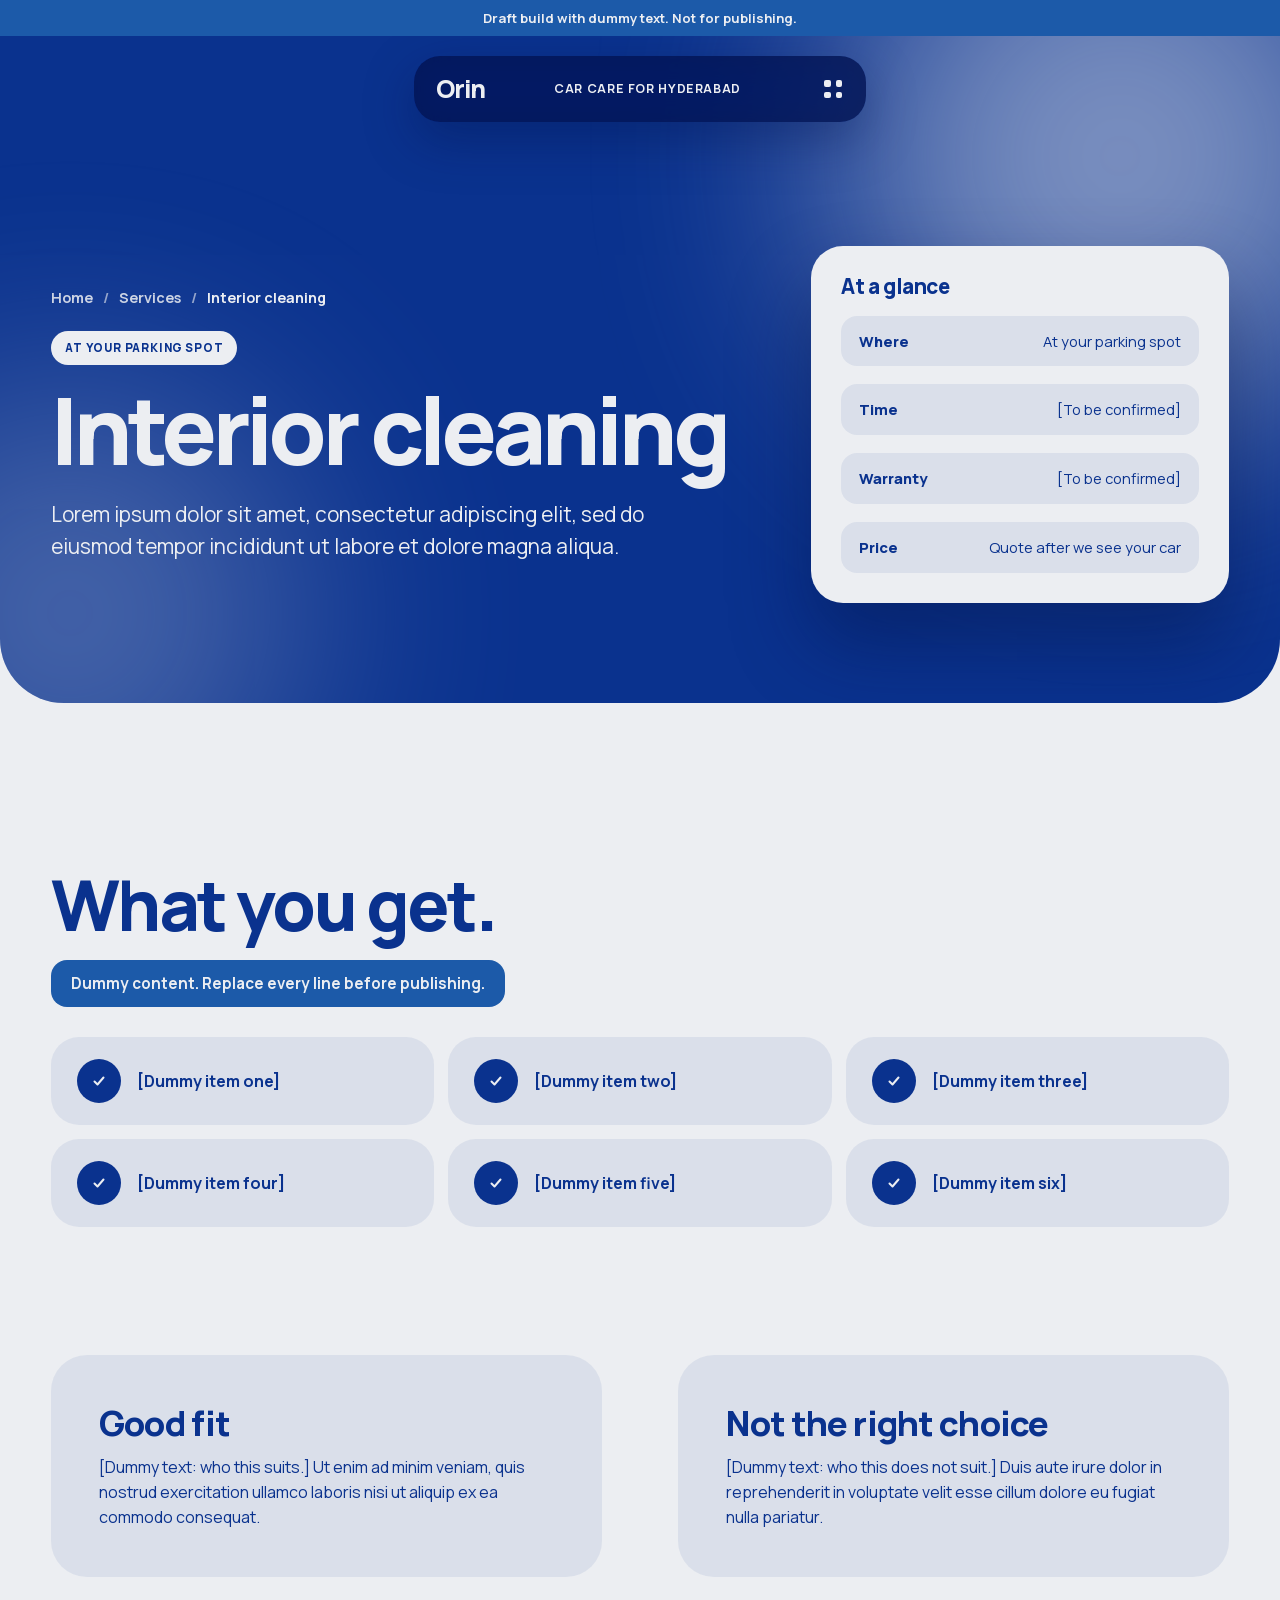
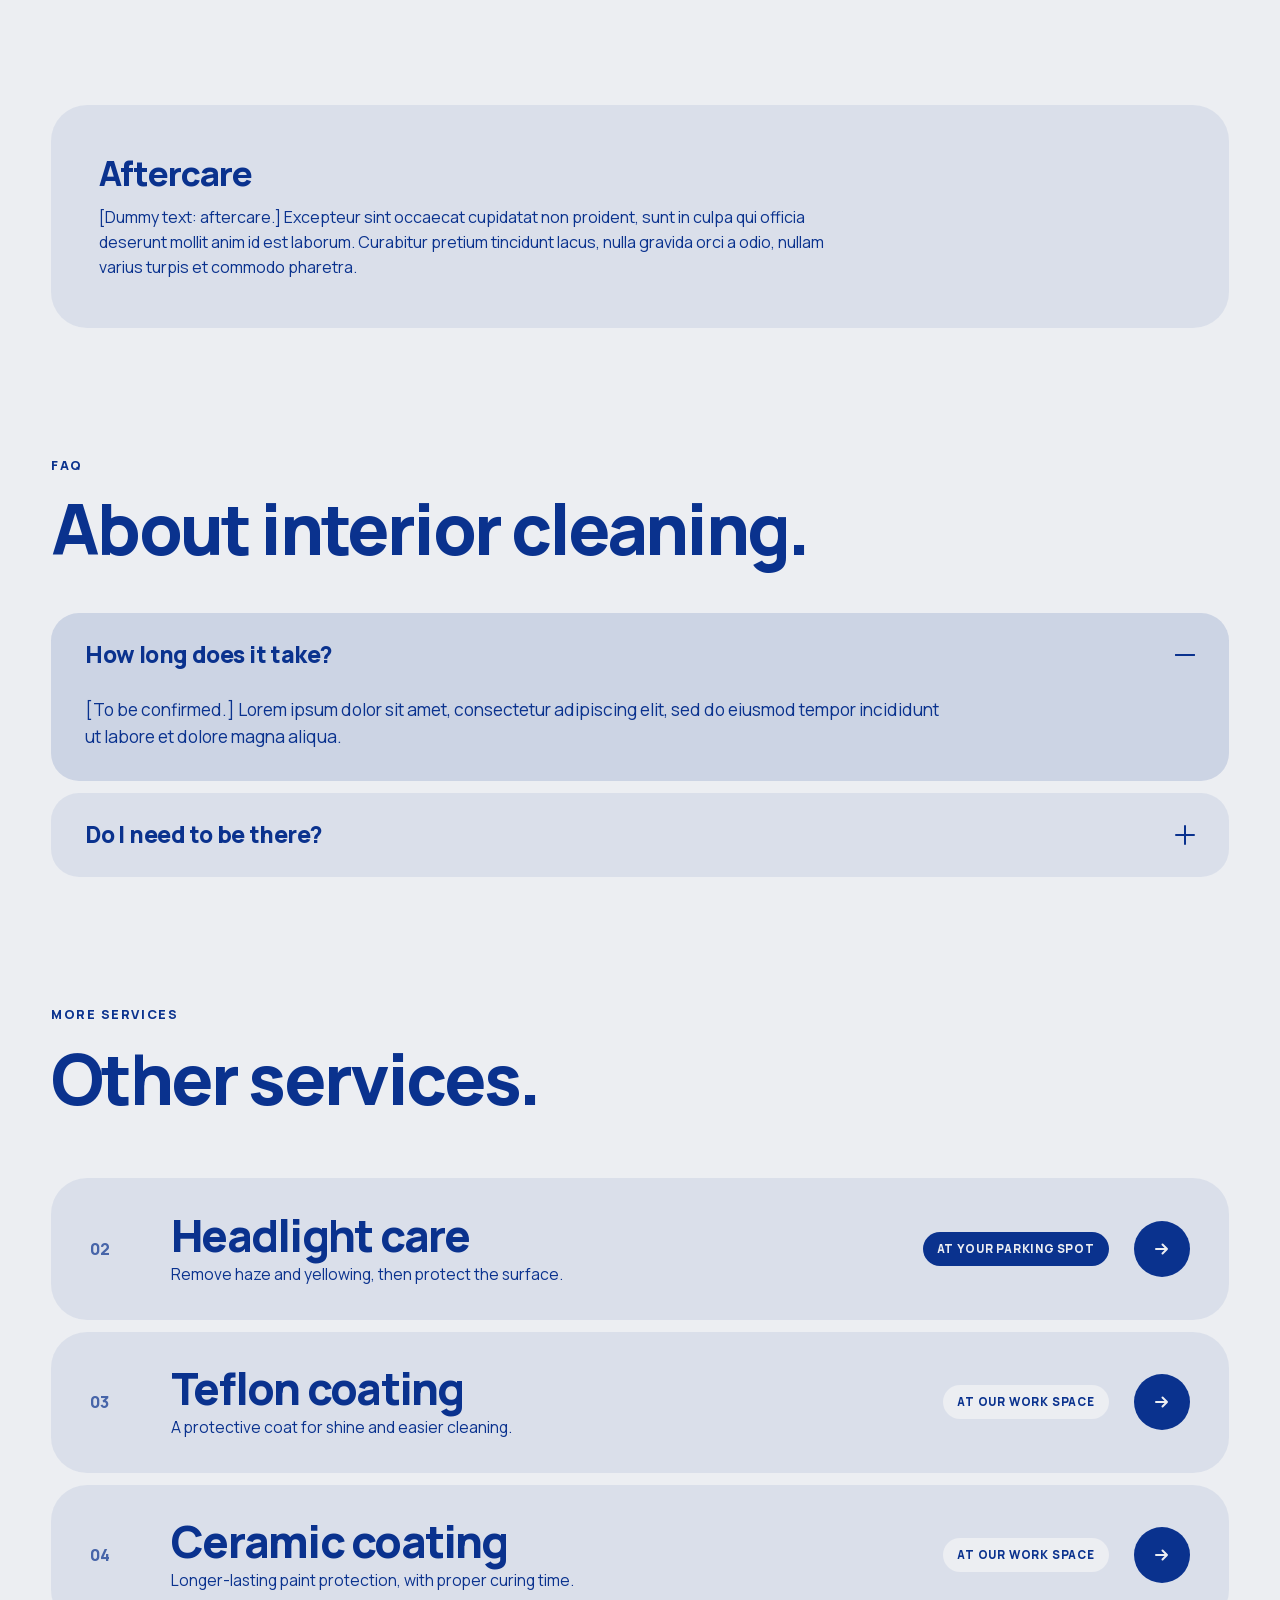
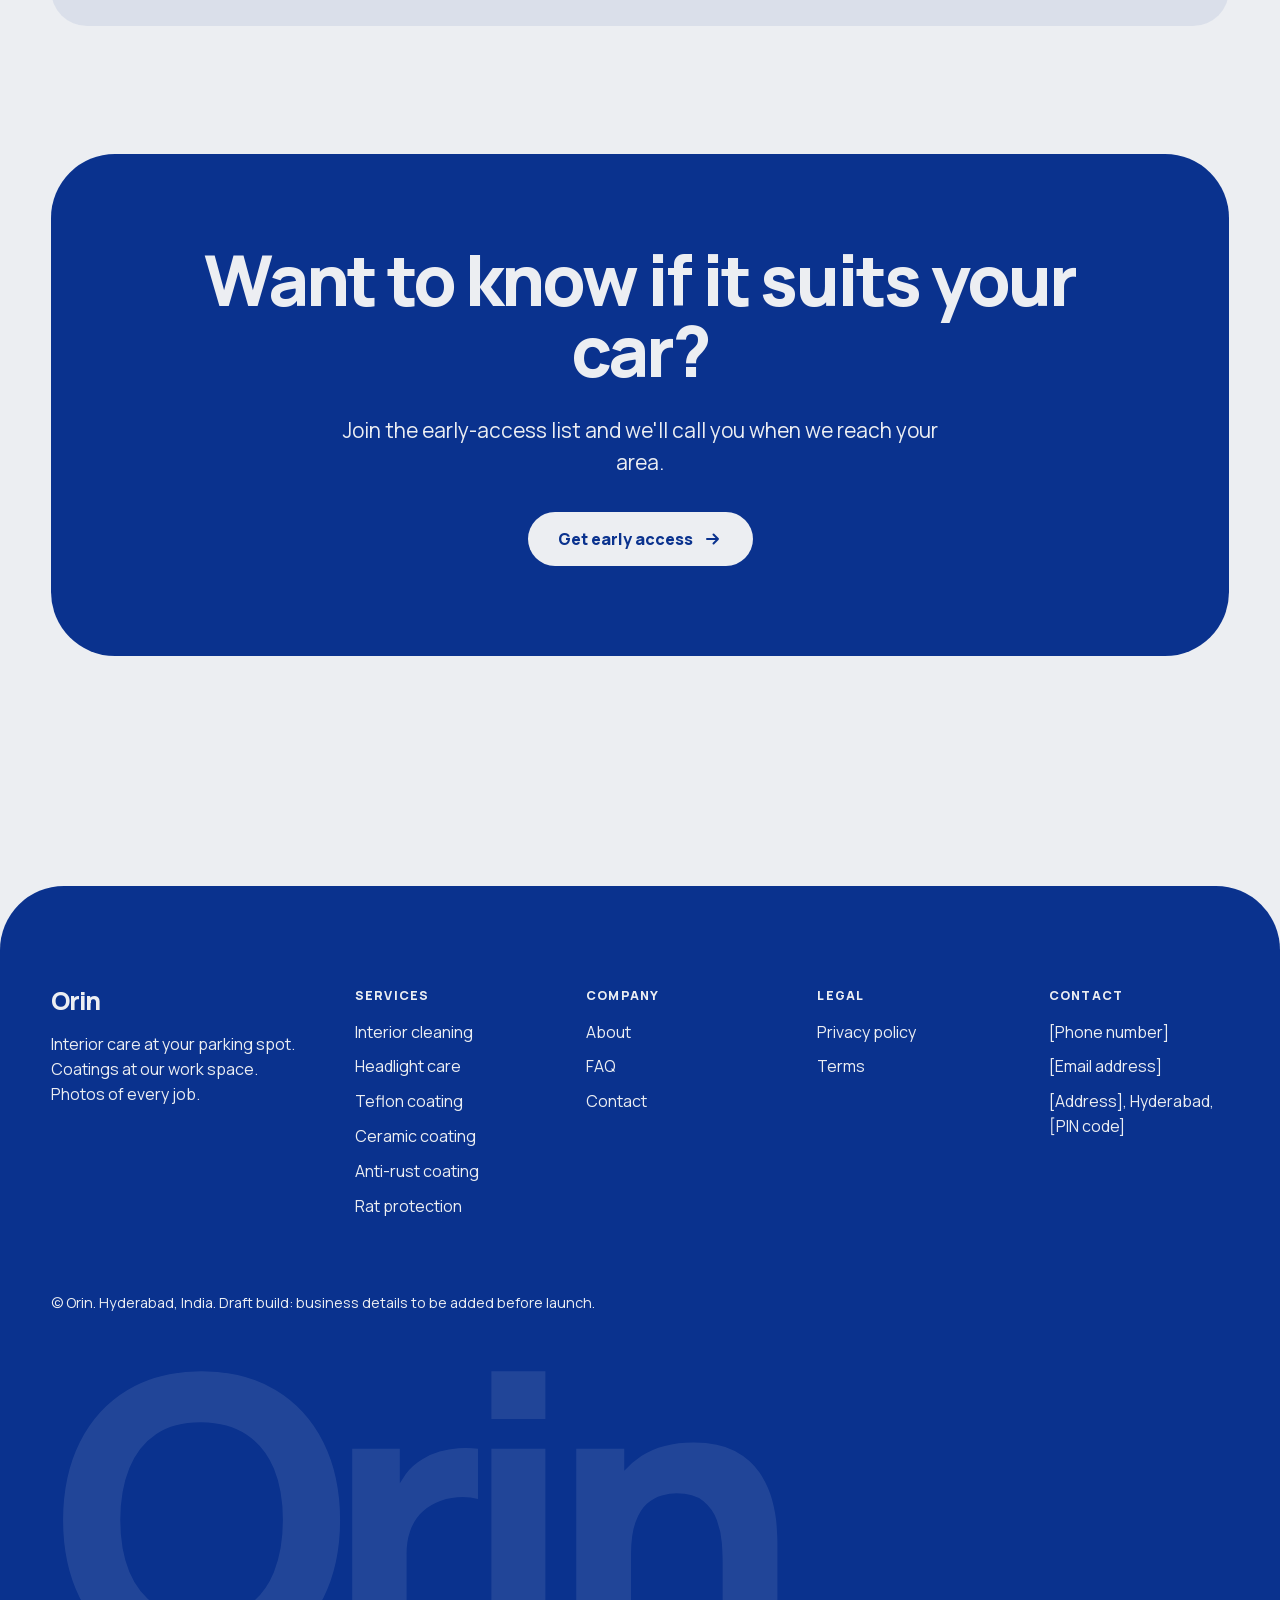
<file: services/interior-cleaning.html>
<!DOCTYPE html>
<html lang="en">
<head>
<meta charset="utf-8">
<meta name="viewport" content="width=device-width, initial-scale=1">
<title>Interior cleaning | Orin, Hyderabad</title>
<meta name="description" content="A thorough clean of the cabin, seats, mats and surfaces.">
<meta name="theme-color" content="#0a328e">
<meta name="robots" content="noindex, nofollow">

<script>document.documentElement.classList.add("js");</script>
<link rel="preload" href="../assets/fonts/Manrope-Variable-latin.woff2" as="font" type="font/woff2" crossorigin>
<link rel="stylesheet" href="../assets/styles.css">
<link rel="stylesheet" href="../assets/vendor/lenis.css">
</head>
<body data-page="service-interior-cleaning">
<a class="skip" href="#main">Skip to content</a>
<div class="draft-banner">Draft build with dummy text. Not for publishing.</div>

<header class="site-header" data-theme="dark">
  <div class="nav-card">
    <div class="bar">
      <a class="logo" href="../index.html" aria-label="Orin home">Orin</a>
      <span class="pill-text">Car care for Hyderabad</span>
      <button class="menu-btn" type="button" aria-expanded="false" aria-controls="menu" aria-label="Open menu"><span class="grid" aria-hidden="true"><i></i><i></i><i></i><i></i></span><span class="x" aria-hidden="true"></span></button>
    </div>
    <nav class="drop" id="menu" aria-label="Menu"><div class="drop-in">
      <ul><li><a class="row" href="../index.html">Home<svg width="20" height="20" viewBox="0 0 20 20" fill="none" aria-hidden="true"><path d="M4 10h11m0 0-4.5-4.5M15 10l-4.5 4.5" stroke="currentColor" stroke-width="2" stroke-linecap="round" stroke-linejoin="round"/></svg></a></li><li class="has-sub"><button class="row" type="button" aria-expanded="false" aria-controls="sub-services">Services<span class="plus" aria-hidden="true"></span></button><div class="sub" id="sub-services"><div><a href="../services/index.html">All services</a><a href="../services/interior-cleaning.html">Interior cleaning</a><a href="../services/headlight-care.html">Headlight care</a><a href="../services/teflon-coating.html">Teflon coating</a><a href="../services/ceramic-coating.html">Ceramic coating</a><a href="../services/anti-rust-coating.html">Anti-rust coating</a><a href="../services/rat-protection.html">Rat protection</a></div></div></li><li><a class="row" href="../about.html">About<svg width="20" height="20" viewBox="0 0 20 20" fill="none" aria-hidden="true"><path d="M4 10h11m0 0-4.5-4.5M15 10l-4.5 4.5" stroke="currentColor" stroke-width="2" stroke-linecap="round" stroke-linejoin="round"/></svg></a></li><li><a class="row" href="../faq.html">FAQ<svg width="20" height="20" viewBox="0 0 20 20" fill="none" aria-hidden="true"><path d="M4 10h11m0 0-4.5-4.5M15 10l-4.5 4.5" stroke="currentColor" stroke-width="2" stroke-linecap="round" stroke-linejoin="round"/></svg></a></li><li><a class="row" href="../contact.html">Contact<svg width="20" height="20" viewBox="0 0 20 20" fill="none" aria-hidden="true"><path d="M4 10h11m0 0-4.5-4.5M15 10l-4.5 4.5" stroke="currentColor" stroke-width="2" stroke-linecap="round" stroke-linejoin="round"/></svg></a></li></ul>
      <div class="drop-cta"><a class="btn btn-light" href="../index.html#join">Get early access</a></div>
    </div></nav>
  </div>
</header>
<div class="scrim" aria-hidden="true"></div>

<main id="main">
<section class="page-hero on-royal" data-hero>
  <span class="glow g1" aria-hidden="true"></span><span class="glow g2" aria-hidden="true"></span>
  <div class="container hero-grid">
    <div>
      <p class="crumbs"><a href="../index.html">Home</a><span class="sep" aria-hidden="true">/</span><a href="../services/index.html">Services</a><span class="sep" aria-hidden="true">/</span><span aria-current="page">Interior cleaning</span></p>
      <span class="tag park on-hero" data-reveal style="--d:0">At your parking spot</span>
      <h1 class="h1"><span class="line"><span class="word" style="--i:0">Interior cleaning</span></span></h1>
      <p class="lead" data-reveal style="--d:1">Lorem ipsum dolor sit amet, consectetur adipiscing elit, sed do eiusmod tempor incididunt ut labore et dolore magna aliqua.</p>
    </div>
    <div class="hero-visual" data-reveal style="--d:3"><div class="glance" data-tilt><h2 class="glance-h">At a glance</h2><div class="fact"><b>Where</b><span>At your parking spot</span></div><div class="fact"><b>Time</b><span>[To be confirmed]</span></div><div class="fact"><b>Warranty</b><span>[To be confirmed]</span></div><div class="fact"><b>Price</b><span>Quote after we see your car</span></div></div></div>
  </div>
</section>
<section class="section"><div class="container">
  <p class="eyebrow" data-reveal style="--d:0">What's included</p>
  <h2 data-reveal style="--d:1">What you get.</h2>
  <p class="draft-chip" data-reveal style="--d:2">Dummy content. Replace every line before publishing.</p>
  <ul class="included"><li data-reveal style="--d:0"><span class="ck" aria-hidden="true"><svg width="16" height="16" viewBox="0 0 16 16" fill="none" aria-hidden="true"><path d="m3.5 8.5 3 3 6-7" stroke="currentColor" stroke-width="2" stroke-linecap="round" stroke-linejoin="round"/></svg></span>[Dummy item one]</li><li data-reveal style="--d:1"><span class="ck" aria-hidden="true"><svg width="16" height="16" viewBox="0 0 16 16" fill="none" aria-hidden="true"><path d="m3.5 8.5 3 3 6-7" stroke="currentColor" stroke-width="2" stroke-linecap="round" stroke-linejoin="round"/></svg></span>[Dummy item two]</li><li data-reveal style="--d:2"><span class="ck" aria-hidden="true"><svg width="16" height="16" viewBox="0 0 16 16" fill="none" aria-hidden="true"><path d="m3.5 8.5 3 3 6-7" stroke="currentColor" stroke-width="2" stroke-linecap="round" stroke-linejoin="round"/></svg></span>[Dummy item three]</li><li data-reveal style="--d:0"><span class="ck" aria-hidden="true"><svg width="16" height="16" viewBox="0 0 16 16" fill="none" aria-hidden="true"><path d="m3.5 8.5 3 3 6-7" stroke="currentColor" stroke-width="2" stroke-linecap="round" stroke-linejoin="round"/></svg></span>[Dummy item four]</li><li data-reveal style="--d:1"><span class="ck" aria-hidden="true"><svg width="16" height="16" viewBox="0 0 16 16" fill="none" aria-hidden="true"><path d="m3.5 8.5 3 3 6-7" stroke="currentColor" stroke-width="2" stroke-linecap="round" stroke-linejoin="round"/></svg></span>[Dummy item five]</li><li data-reveal style="--d:2"><span class="ck" aria-hidden="true"><svg width="16" height="16" viewBox="0 0 16 16" fill="none" aria-hidden="true"><path d="m3.5 8.5 3 3 6-7" stroke="currentColor" stroke-width="2" stroke-linecap="round" stroke-linejoin="round"/></svg></span>[Dummy item six]</li></ul>
</div></section>
<section class="section tight"><div class="container two-col even">
  <div class="card" data-reveal style="--d:0"><h3>Good fit</h3><p>[Dummy text: who this suits.] Ut enim ad minim veniam, quis nostrud exercitation ullamco laboris nisi ut aliquip ex ea commodo consequat.</p></div>
  <div class="card" data-reveal style="--d:1"><h3>Not the right choice</h3><p>[Dummy text: who this does not suit.] Duis aute irure dolor in reprehenderit in voluptate velit esse cillum dolore eu fugiat nulla pariatur.</p></div>
</div></section>
<section class="section tight"><div class="container"><div class="card wide" data-reveal style="--d:0"><h3>Aftercare</h3><p>[Dummy text: aftercare.] Excepteur sint occaecat cupidatat non proident, sunt in culpa qui officia deserunt mollit anim id est laborum. Curabitur pretium tincidunt lacus, nulla gravida orci a odio, nullam varius turpis et commodo pharetra.</p></div></div></section>
<section class="section tight"><div class="container">
  <p class="eyebrow" data-reveal style="--d:0">FAQ</p><h2 data-reveal style="--d:1">About interior cleaning.</h2>
  <div class="faq-list">
    <div class="faq-item open" data-faq data-text="how long does it take? [to be confirmed.] lorem ipsum dolor sit amet, consectetur adipiscing elit, sed do eiusmod tempor incididunt ut labore et dolore magna aliqua." data-reveal style="--d:0">
      <button class="faq-q" type="button" aria-expanded="true" aria-controls="sf-0">How long does it take?<span class="plus" aria-hidden="true"></span></button>
      <div class="faq-a" id="sf-0" role="region"><div><p>[To be confirmed.] Lorem ipsum dolor sit amet, consectetur adipiscing elit, sed do eiusmod tempor incididunt ut labore et dolore magna aliqua.</p></div></div>
    </div>
    <div class="faq-item" data-faq data-text="do i need to be there? ut enim ad minim veniam, quis nostrud exercitation ullamco laboris nisi ut aliquip ex ea commodo consequat. duis aute irure dolor in reprehenderit in voluptate velit esse cillum dolore eu fugiat nulla pariatur." data-reveal style="--d:1">
      <button class="faq-q" type="button" aria-expanded="false" aria-controls="sf-1">Do I need to be there?<span class="plus" aria-hidden="true"></span></button>
      <div class="faq-a" id="sf-1" role="region"><div><p>Ut enim ad minim veniam, quis nostrud exercitation ullamco laboris nisi ut aliquip ex ea commodo consequat. Duis aute irure dolor in reprehenderit in voluptate velit esse cillum dolore eu fugiat nulla pariatur.</p></div></div>
    </div></div>
</div></section>
<section class="section tight"><div class="container">
  <p class="eyebrow" data-reveal style="--d:0">More services</p><h2 data-reveal style="--d:1">Other services.</h2>
  <ul class="svc-list">
    <li data-where="park" data-reveal style="--d:0"><a class="svc" href="../services/headlight-care.html">
      <span class="num" aria-hidden="true">02</span>
      <span class="svc-main"><span class="svc-title">Headlight care</span><span class="svc-desc">Remove haze and yellowing, then protect the surface.</span></span>
      <span class="tag park">At your parking spot</span>
      <span class="arrow" aria-hidden="true"><svg width="20" height="20" viewBox="0 0 20 20" fill="none" aria-hidden="true"><path d="M4 10h11m0 0-4.5-4.5M15 10l-4.5 4.5" stroke="currentColor" stroke-width="2" stroke-linecap="round" stroke-linejoin="round"/></svg></span>
    </a></li>
    <li data-where="work" data-reveal style="--d:1"><a class="svc" href="../services/teflon-coating.html">
      <span class="num" aria-hidden="true">03</span>
      <span class="svc-main"><span class="svc-title">Teflon coating</span><span class="svc-desc">A protective coat for shine and easier cleaning.</span></span>
      <span class="tag work">At our work space</span>
      <span class="arrow" aria-hidden="true"><svg width="20" height="20" viewBox="0 0 20 20" fill="none" aria-hidden="true"><path d="M4 10h11m0 0-4.5-4.5M15 10l-4.5 4.5" stroke="currentColor" stroke-width="2" stroke-linecap="round" stroke-linejoin="round"/></svg></span>
    </a></li>
    <li data-where="work" data-reveal style="--d:2"><a class="svc" href="../services/ceramic-coating.html">
      <span class="num" aria-hidden="true">04</span>
      <span class="svc-main"><span class="svc-title">Ceramic coating</span><span class="svc-desc">Longer-lasting paint protection, with proper curing time.</span></span>
      <span class="tag work">At our work space</span>
      <span class="arrow" aria-hidden="true"><svg width="20" height="20" viewBox="0 0 20 20" fill="none" aria-hidden="true"><path d="M4 10h11m0 0-4.5-4.5M15 10l-4.5 4.5" stroke="currentColor" stroke-width="2" stroke-linecap="round" stroke-linejoin="round"/></svg></span>
    </a></li></ul>
</div></section>
<section class="section tight"><div class="container"><div class="cta-band on-royal" data-reveal style="--d:0">
    <h2>Want to know if it suits your car?</h2><p class="lead">Join the early-access list and we'll call you when we reach your area.</p>
    <a class="btn btn-light" href="../index.html#join">Get early access <svg width="20" height="20" viewBox="0 0 20 20" fill="none" aria-hidden="true"><path d="M4 10h11m0 0-4.5-4.5M15 10l-4.5 4.5" stroke="currentColor" stroke-width="2" stroke-linecap="round" stroke-linejoin="round"/></svg></a>
  </div></div></section>
</main>

<footer class="site-footer on-royal">
  <div class="container">
    <div class="foot-top">
      <div class="foot-brand"><a class="logo" href="../index.html">Orin</a><p>Interior care at your parking spot. Coatings at our work space. Photos of every job.</p></div>
      <div><h2 class="foot-h">Services</h2><ul><li><a href="../services/interior-cleaning.html">Interior cleaning</a></li><li><a href="../services/headlight-care.html">Headlight care</a></li><li><a href="../services/teflon-coating.html">Teflon coating</a></li><li><a href="../services/ceramic-coating.html">Ceramic coating</a></li><li><a href="../services/anti-rust-coating.html">Anti-rust coating</a></li><li><a href="../services/rat-protection.html">Rat protection</a></li></ul></div><div><h2 class="foot-h">Company</h2><ul><li><a href="../about.html">About</a></li><li><a href="../faq.html">FAQ</a></li><li><a href="../contact.html">Contact</a></li></ul></div><div><h2 class="foot-h">Legal</h2><ul><li><a href="../privacy.html">Privacy policy</a></li><li><a href="../terms.html">Terms</a></li></ul></div>
      <div><h2 class="foot-h">Contact</h2><ul><li>[Phone number]</li><li>[Email address]</li><li>[Address], Hyderabad, [PIN code]</li></ul></div>
    </div>
    <p class="foot-note">© Orin. Hyderabad, India. Draft build: business details to be added before launch.</p>
    <div class="giant" aria-hidden="true">Orin</div>
  </div>
</footer>

<script src="../assets/vendor/lenis.min.js" defer></script>
<script src="../assets/app.js" defer></script>
</body>
</html>
</file>
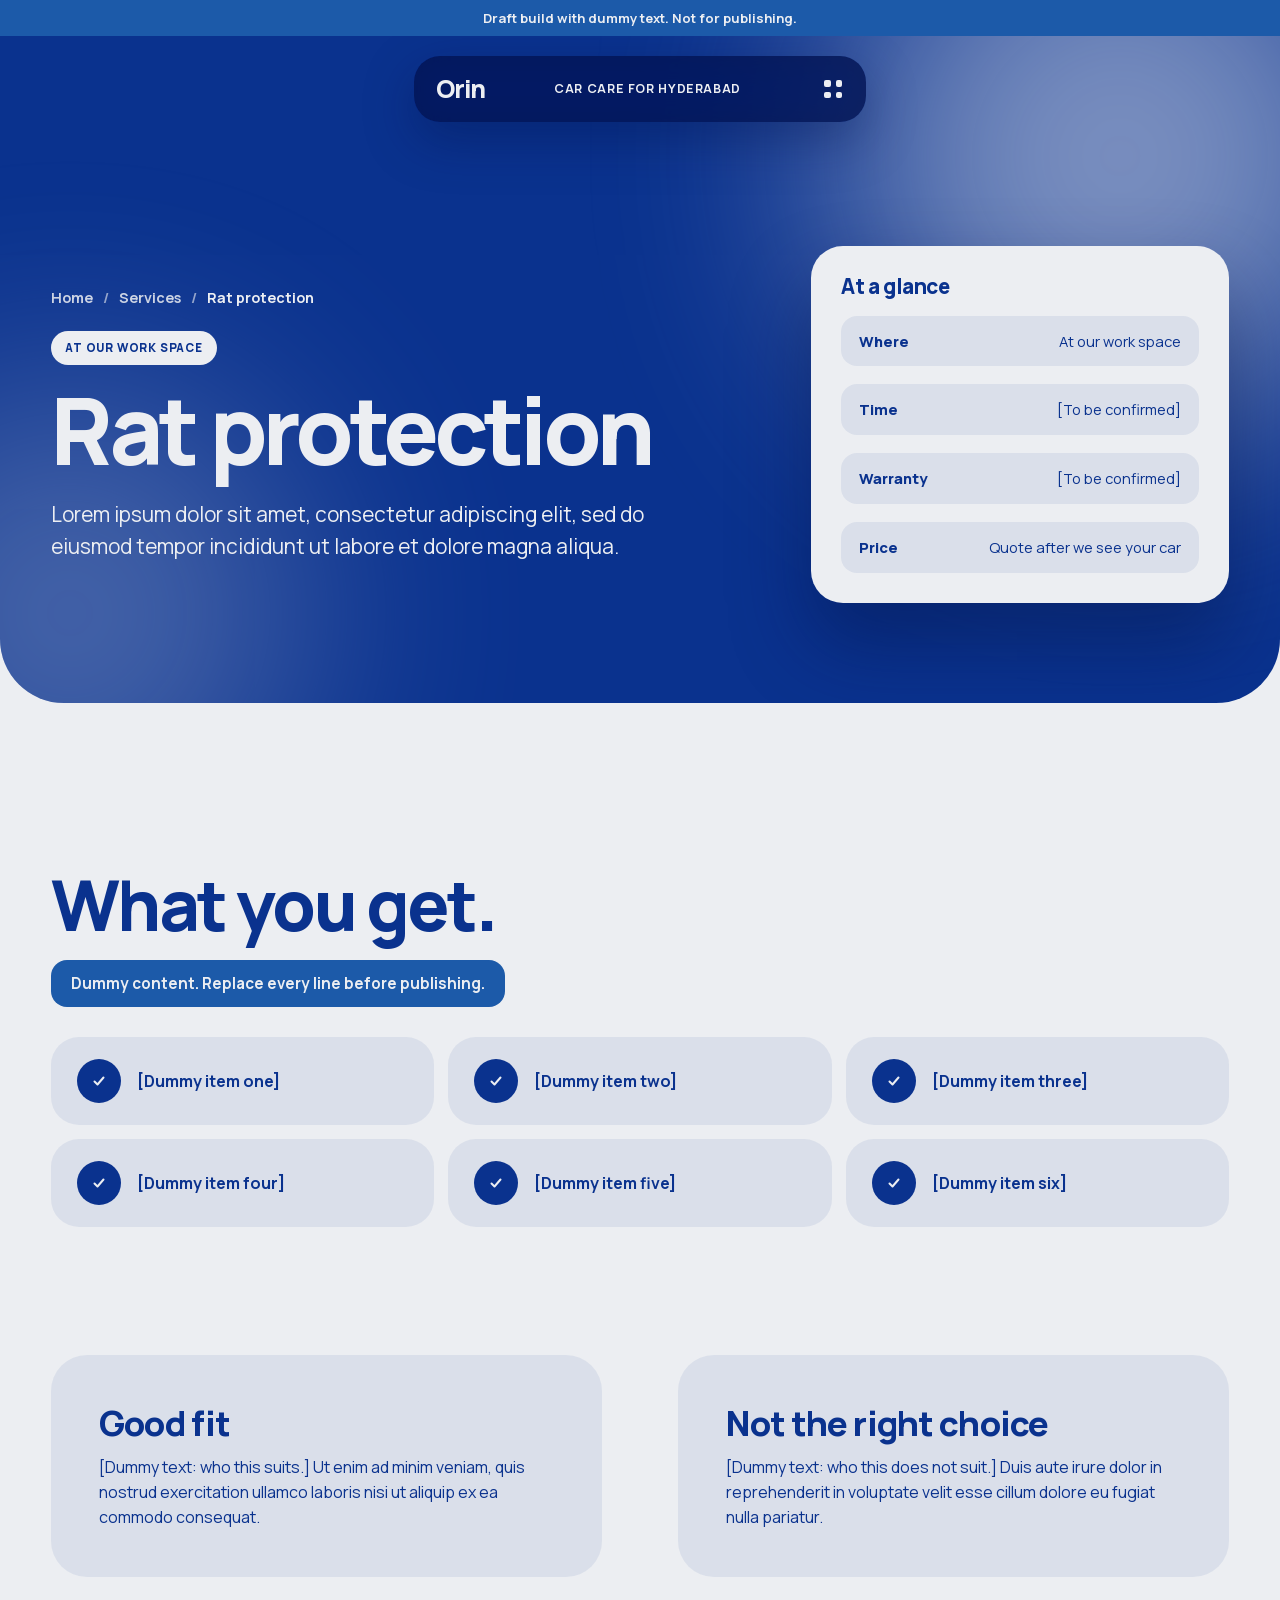
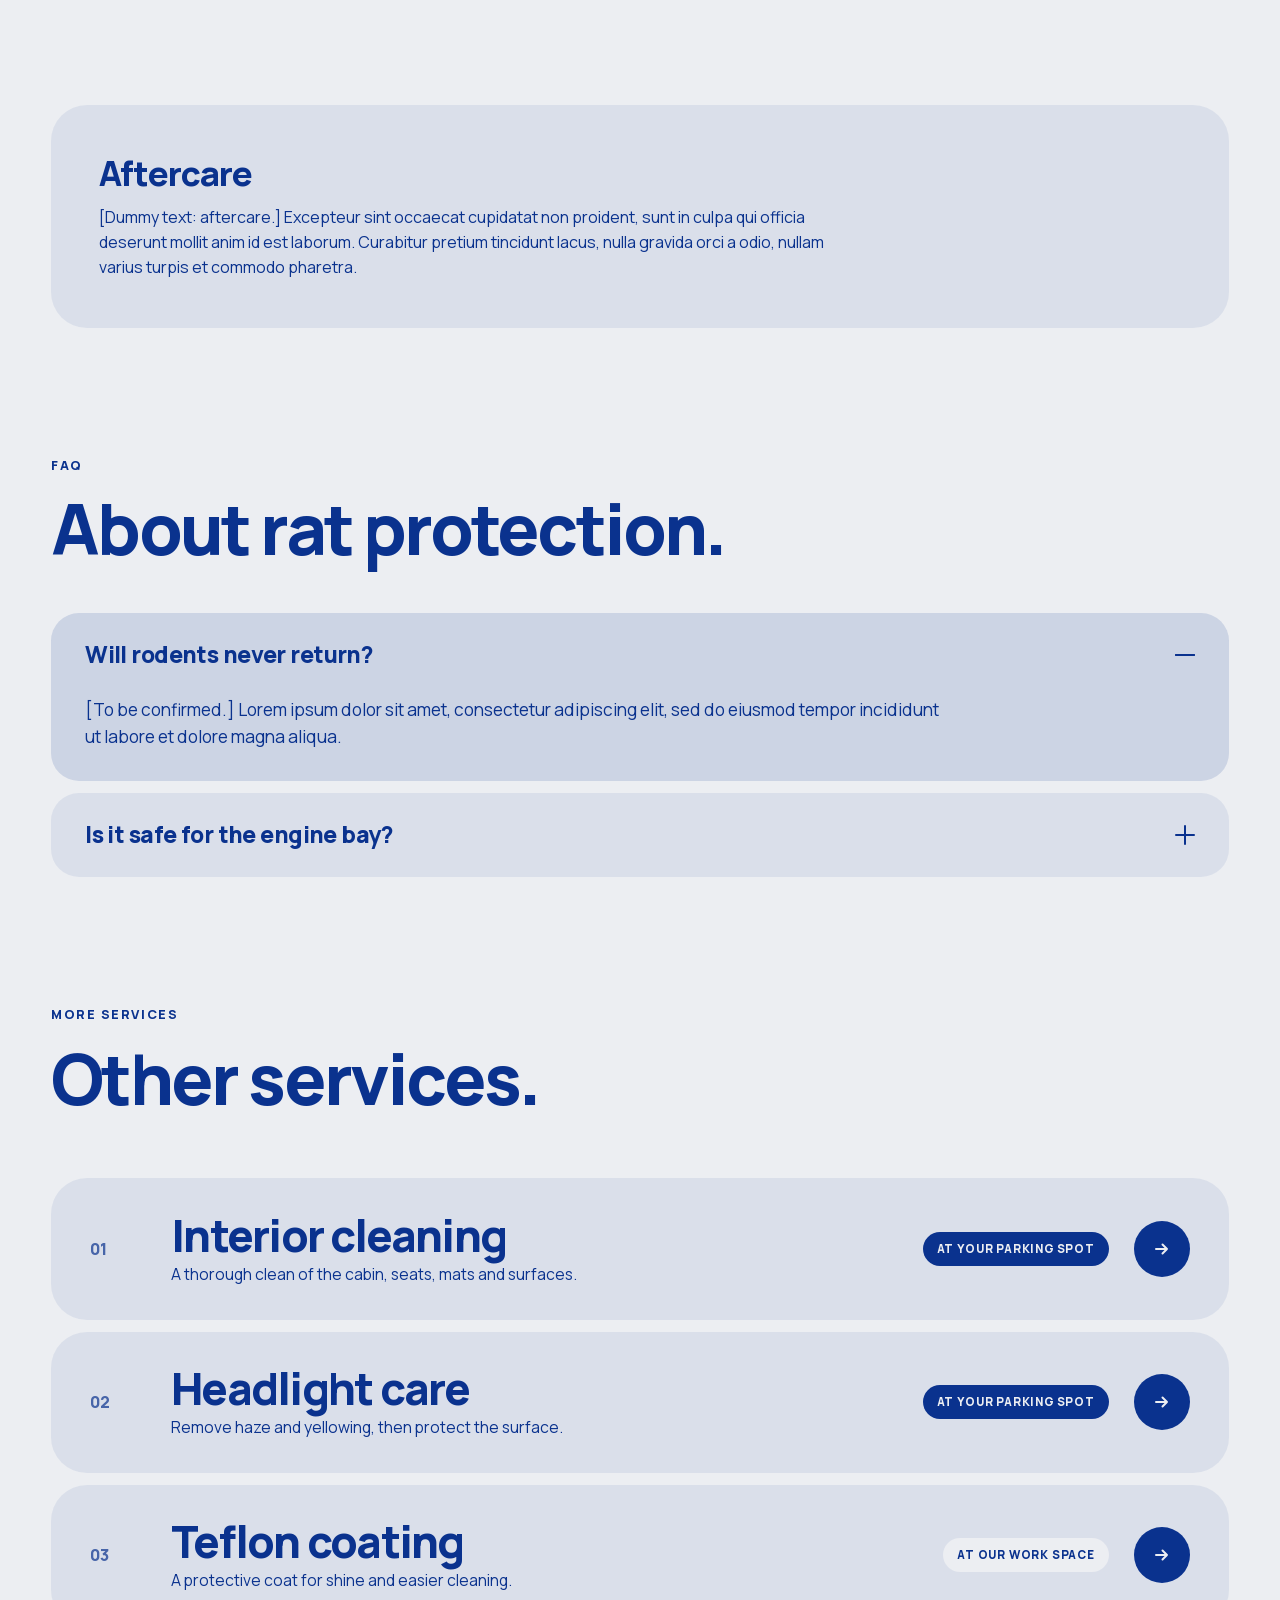
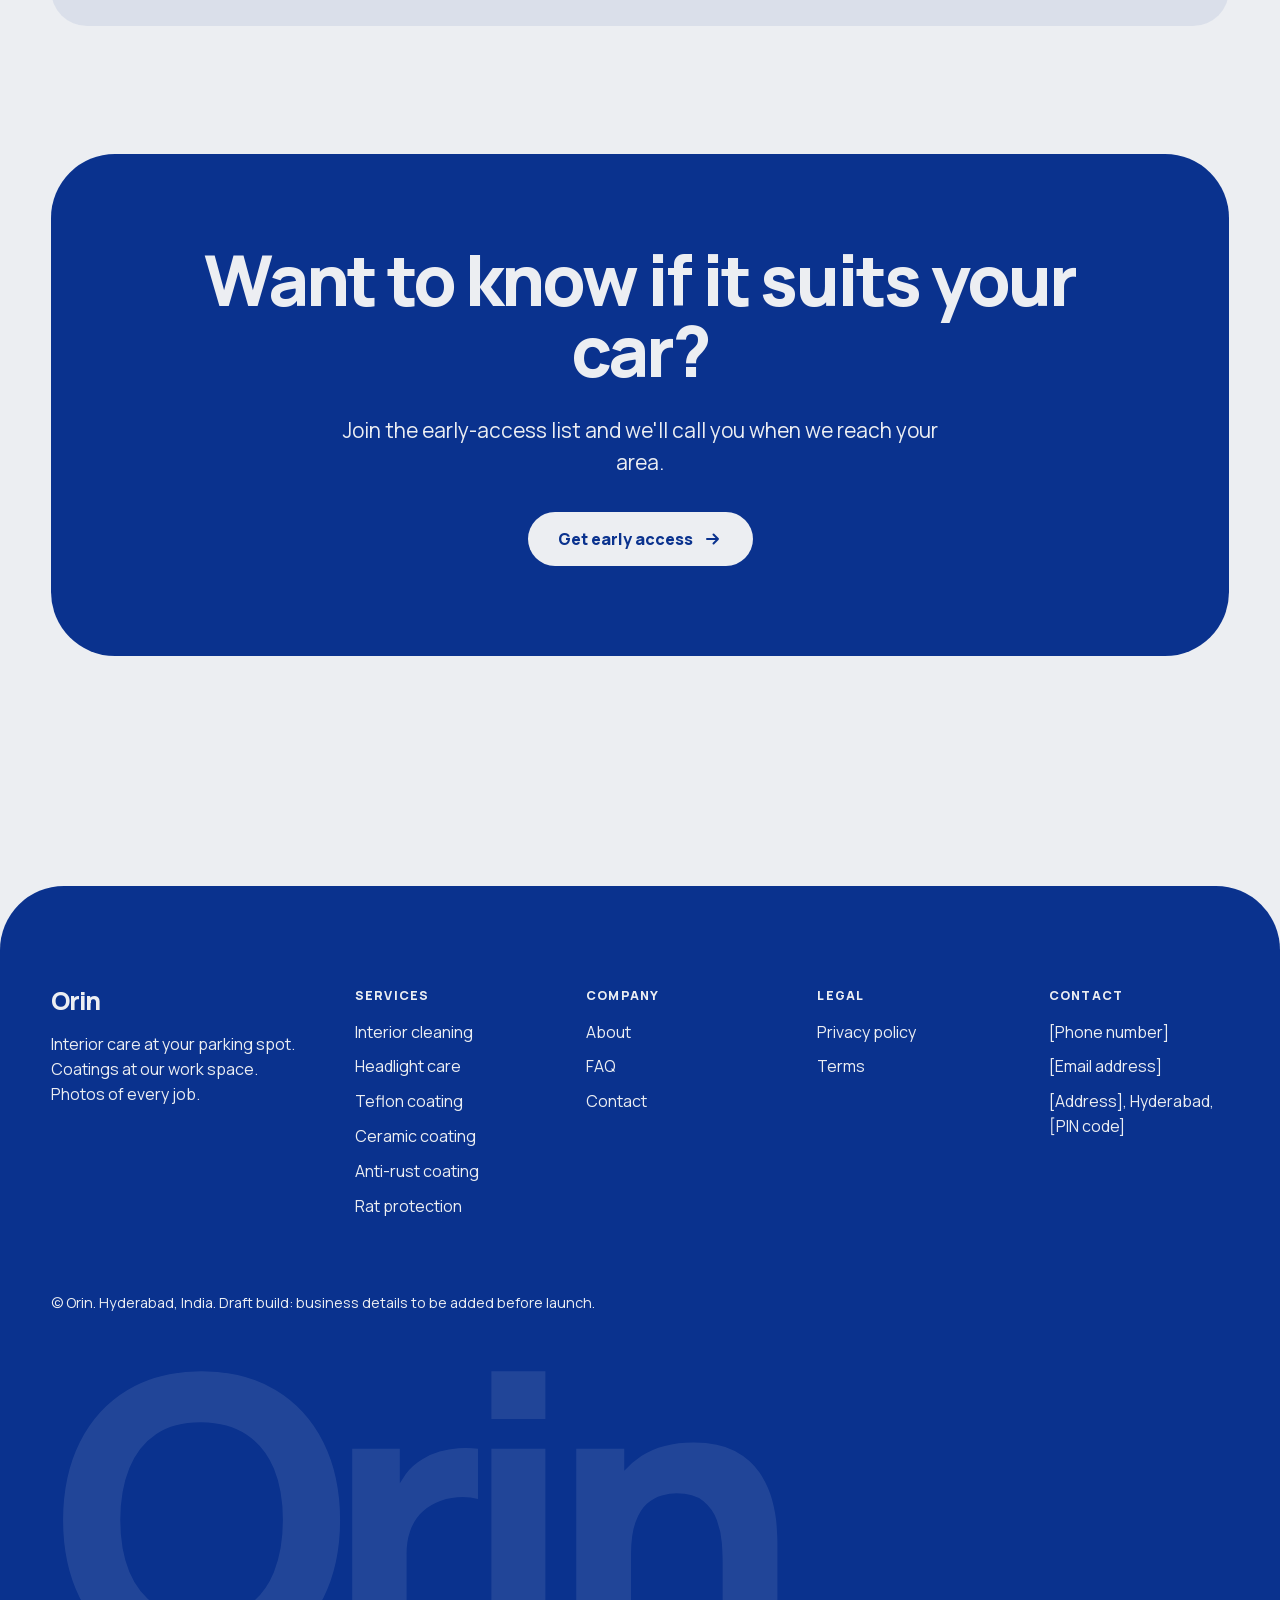
<file: services/rat-protection.html>
<!DOCTYPE html>
<html lang="en">
<head>
<meta charset="utf-8">
<meta name="viewport" content="width=device-width, initial-scale=1">
<title>Rat protection | Orin, Hyderabad</title>
<meta name="description" content="Protection for the engine bay and wiring against rodents.">
<meta name="theme-color" content="#0a328e">
<meta name="robots" content="noindex, nofollow">

<script>document.documentElement.classList.add("js");</script>
<link rel="preload" href="../assets/fonts/Manrope-Variable-latin.woff2" as="font" type="font/woff2" crossorigin>
<link rel="stylesheet" href="../assets/styles.css">
<link rel="stylesheet" href="../assets/vendor/lenis.css">
</head>
<body data-page="service-rat-protection">
<a class="skip" href="#main">Skip to content</a>
<div class="draft-banner">Draft build with dummy text. Not for publishing.</div>

<header class="site-header" data-theme="dark">
  <div class="nav-card">
    <div class="bar">
      <a class="logo" href="../index.html" aria-label="Orin home">Orin</a>
      <span class="pill-text">Car care for Hyderabad</span>
      <button class="menu-btn" type="button" aria-expanded="false" aria-controls="menu" aria-label="Open menu"><span class="grid" aria-hidden="true"><i></i><i></i><i></i><i></i></span><span class="x" aria-hidden="true"></span></button>
    </div>
    <nav class="drop" id="menu" aria-label="Menu"><div class="drop-in">
      <ul><li><a class="row" href="../index.html">Home<svg width="20" height="20" viewBox="0 0 20 20" fill="none" aria-hidden="true"><path d="M4 10h11m0 0-4.5-4.5M15 10l-4.5 4.5" stroke="currentColor" stroke-width="2" stroke-linecap="round" stroke-linejoin="round"/></svg></a></li><li class="has-sub"><button class="row" type="button" aria-expanded="false" aria-controls="sub-services">Services<span class="plus" aria-hidden="true"></span></button><div class="sub" id="sub-services"><div><a href="../services/index.html">All services</a><a href="../services/interior-cleaning.html">Interior cleaning</a><a href="../services/headlight-care.html">Headlight care</a><a href="../services/teflon-coating.html">Teflon coating</a><a href="../services/ceramic-coating.html">Ceramic coating</a><a href="../services/anti-rust-coating.html">Anti-rust coating</a><a href="../services/rat-protection.html">Rat protection</a></div></div></li><li><a class="row" href="../about.html">About<svg width="20" height="20" viewBox="0 0 20 20" fill="none" aria-hidden="true"><path d="M4 10h11m0 0-4.5-4.5M15 10l-4.5 4.5" stroke="currentColor" stroke-width="2" stroke-linecap="round" stroke-linejoin="round"/></svg></a></li><li><a class="row" href="../faq.html">FAQ<svg width="20" height="20" viewBox="0 0 20 20" fill="none" aria-hidden="true"><path d="M4 10h11m0 0-4.5-4.5M15 10l-4.5 4.5" stroke="currentColor" stroke-width="2" stroke-linecap="round" stroke-linejoin="round"/></svg></a></li><li><a class="row" href="../contact.html">Contact<svg width="20" height="20" viewBox="0 0 20 20" fill="none" aria-hidden="true"><path d="M4 10h11m0 0-4.5-4.5M15 10l-4.5 4.5" stroke="currentColor" stroke-width="2" stroke-linecap="round" stroke-linejoin="round"/></svg></a></li></ul>
      <div class="drop-cta"><a class="btn btn-light" href="../index.html#join">Get early access</a></div>
    </div></nav>
  </div>
</header>
<div class="scrim" aria-hidden="true"></div>

<main id="main">
<section class="page-hero on-royal" data-hero>
  <span class="glow g1" aria-hidden="true"></span><span class="glow g2" aria-hidden="true"></span>
  <div class="container hero-grid">
    <div>
      <p class="crumbs"><a href="../index.html">Home</a><span class="sep" aria-hidden="true">/</span><a href="../services/index.html">Services</a><span class="sep" aria-hidden="true">/</span><span aria-current="page">Rat protection</span></p>
      <span class="tag work on-hero" data-reveal style="--d:0">At our work space</span>
      <h1 class="h1"><span class="line"><span class="word" style="--i:0">Rat protection</span></span></h1>
      <p class="lead" data-reveal style="--d:1">Lorem ipsum dolor sit amet, consectetur adipiscing elit, sed do eiusmod tempor incididunt ut labore et dolore magna aliqua.</p>
    </div>
    <div class="hero-visual" data-reveal style="--d:3"><div class="glance" data-tilt><h2 class="glance-h">At a glance</h2><div class="fact"><b>Where</b><span>At our work space</span></div><div class="fact"><b>Time</b><span>[To be confirmed]</span></div><div class="fact"><b>Warranty</b><span>[To be confirmed]</span></div><div class="fact"><b>Price</b><span>Quote after we see your car</span></div></div></div>
  </div>
</section>
<section class="section"><div class="container">
  <p class="eyebrow" data-reveal style="--d:0">What's included</p>
  <h2 data-reveal style="--d:1">What you get.</h2>
  <p class="draft-chip" data-reveal style="--d:2">Dummy content. Replace every line before publishing.</p>
  <ul class="included"><li data-reveal style="--d:0"><span class="ck" aria-hidden="true"><svg width="16" height="16" viewBox="0 0 16 16" fill="none" aria-hidden="true"><path d="m3.5 8.5 3 3 6-7" stroke="currentColor" stroke-width="2" stroke-linecap="round" stroke-linejoin="round"/></svg></span>[Dummy item one]</li><li data-reveal style="--d:1"><span class="ck" aria-hidden="true"><svg width="16" height="16" viewBox="0 0 16 16" fill="none" aria-hidden="true"><path d="m3.5 8.5 3 3 6-7" stroke="currentColor" stroke-width="2" stroke-linecap="round" stroke-linejoin="round"/></svg></span>[Dummy item two]</li><li data-reveal style="--d:2"><span class="ck" aria-hidden="true"><svg width="16" height="16" viewBox="0 0 16 16" fill="none" aria-hidden="true"><path d="m3.5 8.5 3 3 6-7" stroke="currentColor" stroke-width="2" stroke-linecap="round" stroke-linejoin="round"/></svg></span>[Dummy item three]</li><li data-reveal style="--d:0"><span class="ck" aria-hidden="true"><svg width="16" height="16" viewBox="0 0 16 16" fill="none" aria-hidden="true"><path d="m3.5 8.5 3 3 6-7" stroke="currentColor" stroke-width="2" stroke-linecap="round" stroke-linejoin="round"/></svg></span>[Dummy item four]</li><li data-reveal style="--d:1"><span class="ck" aria-hidden="true"><svg width="16" height="16" viewBox="0 0 16 16" fill="none" aria-hidden="true"><path d="m3.5 8.5 3 3 6-7" stroke="currentColor" stroke-width="2" stroke-linecap="round" stroke-linejoin="round"/></svg></span>[Dummy item five]</li><li data-reveal style="--d:2"><span class="ck" aria-hidden="true"><svg width="16" height="16" viewBox="0 0 16 16" fill="none" aria-hidden="true"><path d="m3.5 8.5 3 3 6-7" stroke="currentColor" stroke-width="2" stroke-linecap="round" stroke-linejoin="round"/></svg></span>[Dummy item six]</li></ul>
</div></section>
<section class="section tight"><div class="container two-col even">
  <div class="card" data-reveal style="--d:0"><h3>Good fit</h3><p>[Dummy text: who this suits.] Ut enim ad minim veniam, quis nostrud exercitation ullamco laboris nisi ut aliquip ex ea commodo consequat.</p></div>
  <div class="card" data-reveal style="--d:1"><h3>Not the right choice</h3><p>[Dummy text: who this does not suit.] Duis aute irure dolor in reprehenderit in voluptate velit esse cillum dolore eu fugiat nulla pariatur.</p></div>
</div></section>
<section class="section tight"><div class="container"><div class="card wide" data-reveal style="--d:0"><h3>Aftercare</h3><p>[Dummy text: aftercare.] Excepteur sint occaecat cupidatat non proident, sunt in culpa qui officia deserunt mollit anim id est laborum. Curabitur pretium tincidunt lacus, nulla gravida orci a odio, nullam varius turpis et commodo pharetra.</p></div></div></section>
<section class="section tight"><div class="container">
  <p class="eyebrow" data-reveal style="--d:0">FAQ</p><h2 data-reveal style="--d:1">About rat protection.</h2>
  <div class="faq-list">
    <div class="faq-item open" data-faq data-text="will rodents never return? [to be confirmed.] lorem ipsum dolor sit amet, consectetur adipiscing elit, sed do eiusmod tempor incididunt ut labore et dolore magna aliqua." data-reveal style="--d:0">
      <button class="faq-q" type="button" aria-expanded="true" aria-controls="sf-0">Will rodents never return?<span class="plus" aria-hidden="true"></span></button>
      <div class="faq-a" id="sf-0" role="region"><div><p>[To be confirmed.] Lorem ipsum dolor sit amet, consectetur adipiscing elit, sed do eiusmod tempor incididunt ut labore et dolore magna aliqua.</p></div></div>
    </div>
    <div class="faq-item" data-faq data-text="is it safe for the engine bay? ut enim ad minim veniam, quis nostrud exercitation ullamco laboris nisi ut aliquip ex ea commodo consequat. duis aute irure dolor in reprehenderit in voluptate velit esse cillum dolore eu fugiat nulla pariatur." data-reveal style="--d:1">
      <button class="faq-q" type="button" aria-expanded="false" aria-controls="sf-1">Is it safe for the engine bay?<span class="plus" aria-hidden="true"></span></button>
      <div class="faq-a" id="sf-1" role="region"><div><p>Ut enim ad minim veniam, quis nostrud exercitation ullamco laboris nisi ut aliquip ex ea commodo consequat. Duis aute irure dolor in reprehenderit in voluptate velit esse cillum dolore eu fugiat nulla pariatur.</p></div></div>
    </div></div>
</div></section>
<section class="section tight"><div class="container">
  <p class="eyebrow" data-reveal style="--d:0">More services</p><h2 data-reveal style="--d:1">Other services.</h2>
  <ul class="svc-list">
    <li data-where="park" data-reveal style="--d:0"><a class="svc" href="../services/interior-cleaning.html">
      <span class="num" aria-hidden="true">01</span>
      <span class="svc-main"><span class="svc-title">Interior cleaning</span><span class="svc-desc">A thorough clean of the cabin, seats, mats and surfaces.</span></span>
      <span class="tag park">At your parking spot</span>
      <span class="arrow" aria-hidden="true"><svg width="20" height="20" viewBox="0 0 20 20" fill="none" aria-hidden="true"><path d="M4 10h11m0 0-4.5-4.5M15 10l-4.5 4.5" stroke="currentColor" stroke-width="2" stroke-linecap="round" stroke-linejoin="round"/></svg></span>
    </a></li>
    <li data-where="park" data-reveal style="--d:1"><a class="svc" href="../services/headlight-care.html">
      <span class="num" aria-hidden="true">02</span>
      <span class="svc-main"><span class="svc-title">Headlight care</span><span class="svc-desc">Remove haze and yellowing, then protect the surface.</span></span>
      <span class="tag park">At your parking spot</span>
      <span class="arrow" aria-hidden="true"><svg width="20" height="20" viewBox="0 0 20 20" fill="none" aria-hidden="true"><path d="M4 10h11m0 0-4.5-4.5M15 10l-4.5 4.5" stroke="currentColor" stroke-width="2" stroke-linecap="round" stroke-linejoin="round"/></svg></span>
    </a></li>
    <li data-where="work" data-reveal style="--d:2"><a class="svc" href="../services/teflon-coating.html">
      <span class="num" aria-hidden="true">03</span>
      <span class="svc-main"><span class="svc-title">Teflon coating</span><span class="svc-desc">A protective coat for shine and easier cleaning.</span></span>
      <span class="tag work">At our work space</span>
      <span class="arrow" aria-hidden="true"><svg width="20" height="20" viewBox="0 0 20 20" fill="none" aria-hidden="true"><path d="M4 10h11m0 0-4.5-4.5M15 10l-4.5 4.5" stroke="currentColor" stroke-width="2" stroke-linecap="round" stroke-linejoin="round"/></svg></span>
    </a></li></ul>
</div></section>
<section class="section tight"><div class="container"><div class="cta-band on-royal" data-reveal style="--d:0">
    <h2>Want to know if it suits your car?</h2><p class="lead">Join the early-access list and we'll call you when we reach your area.</p>
    <a class="btn btn-light" href="../index.html#join">Get early access <svg width="20" height="20" viewBox="0 0 20 20" fill="none" aria-hidden="true"><path d="M4 10h11m0 0-4.5-4.5M15 10l-4.5 4.5" stroke="currentColor" stroke-width="2" stroke-linecap="round" stroke-linejoin="round"/></svg></a>
  </div></div></section>
</main>

<footer class="site-footer on-royal">
  <div class="container">
    <div class="foot-top">
      <div class="foot-brand"><a class="logo" href="../index.html">Orin</a><p>Interior care at your parking spot. Coatings at our work space. Photos of every job.</p></div>
      <div><h2 class="foot-h">Services</h2><ul><li><a href="../services/interior-cleaning.html">Interior cleaning</a></li><li><a href="../services/headlight-care.html">Headlight care</a></li><li><a href="../services/teflon-coating.html">Teflon coating</a></li><li><a href="../services/ceramic-coating.html">Ceramic coating</a></li><li><a href="../services/anti-rust-coating.html">Anti-rust coating</a></li><li><a href="../services/rat-protection.html">Rat protection</a></li></ul></div><div><h2 class="foot-h">Company</h2><ul><li><a href="../about.html">About</a></li><li><a href="../faq.html">FAQ</a></li><li><a href="../contact.html">Contact</a></li></ul></div><div><h2 class="foot-h">Legal</h2><ul><li><a href="../privacy.html">Privacy policy</a></li><li><a href="../terms.html">Terms</a></li></ul></div>
      <div><h2 class="foot-h">Contact</h2><ul><li>[Phone number]</li><li>[Email address]</li><li>[Address], Hyderabad, [PIN code]</li></ul></div>
    </div>
    <p class="foot-note">© Orin. Hyderabad, India. Draft build: business details to be added before launch.</p>
    <div class="giant" aria-hidden="true">Orin</div>
  </div>
</footer>

<script src="../assets/vendor/lenis.min.js" defer></script>
<script src="../assets/app.js" defer></script>
</body>
</html>
</file>
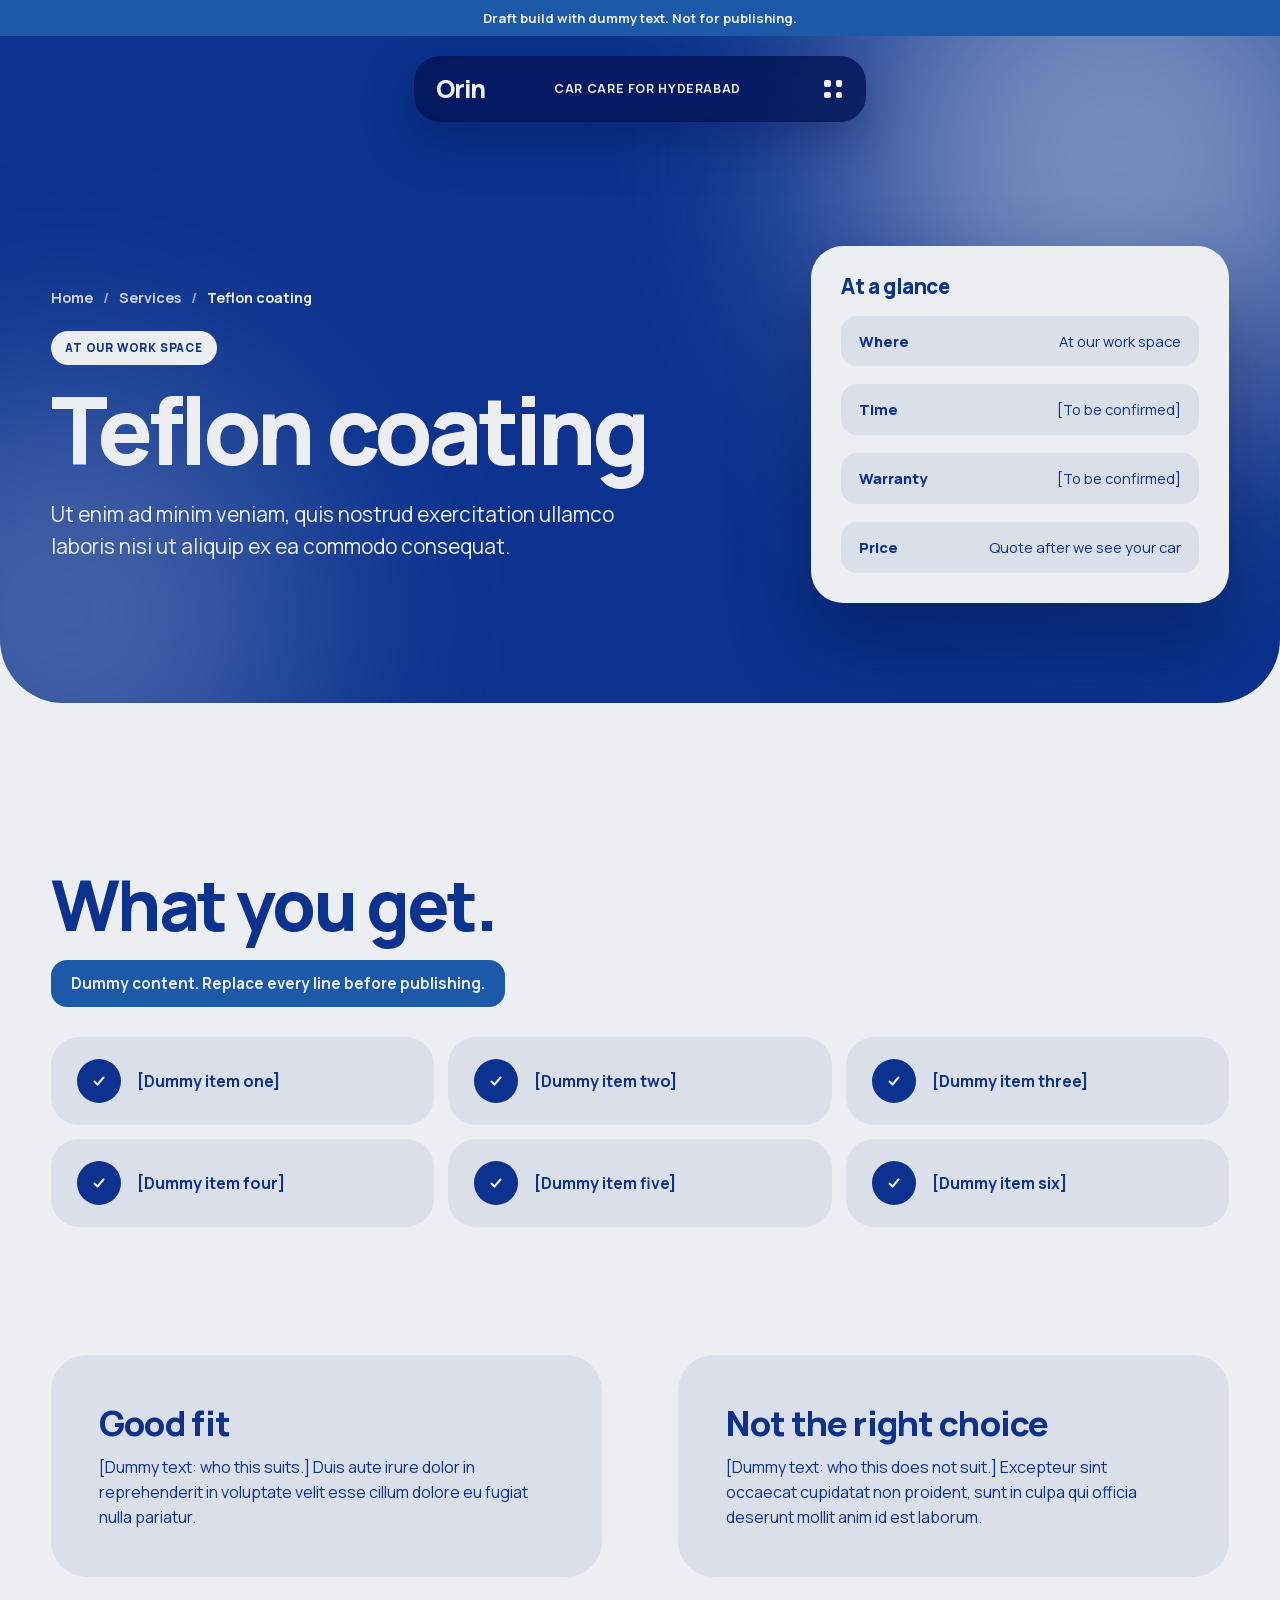
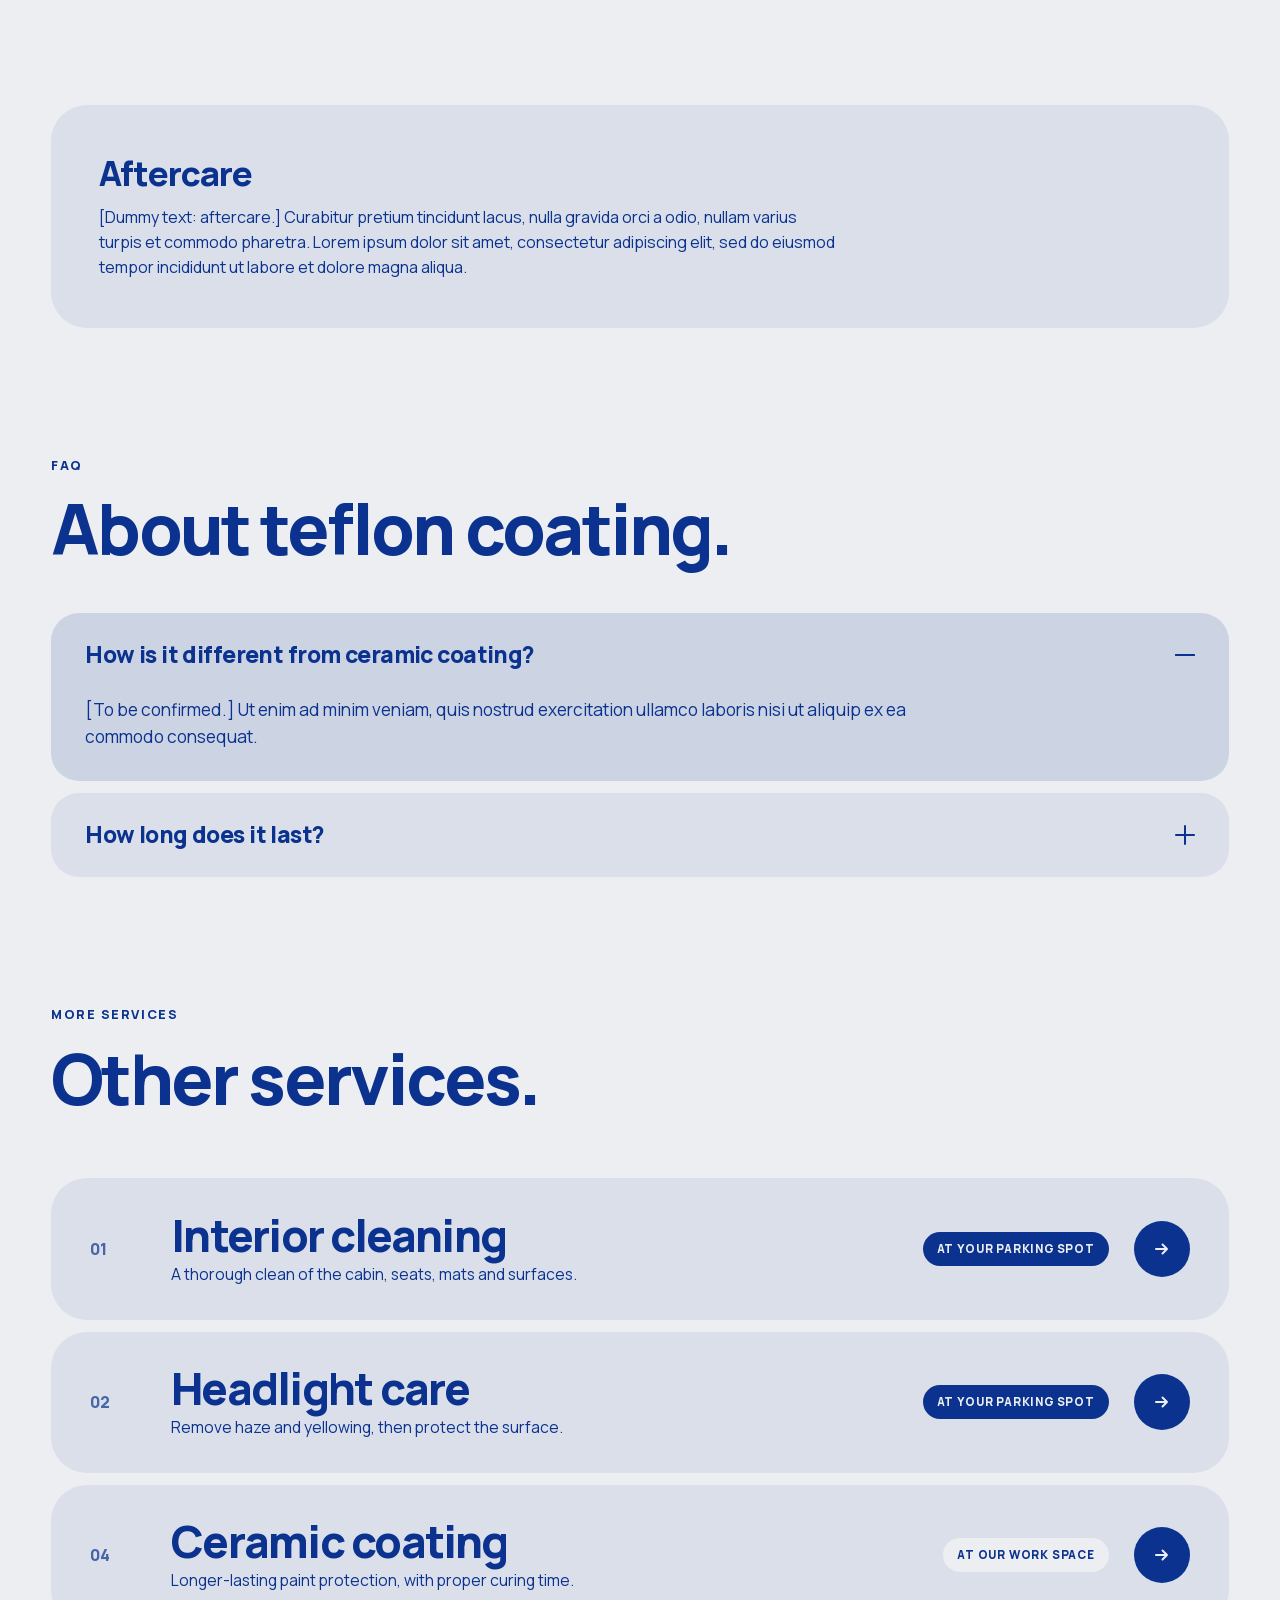
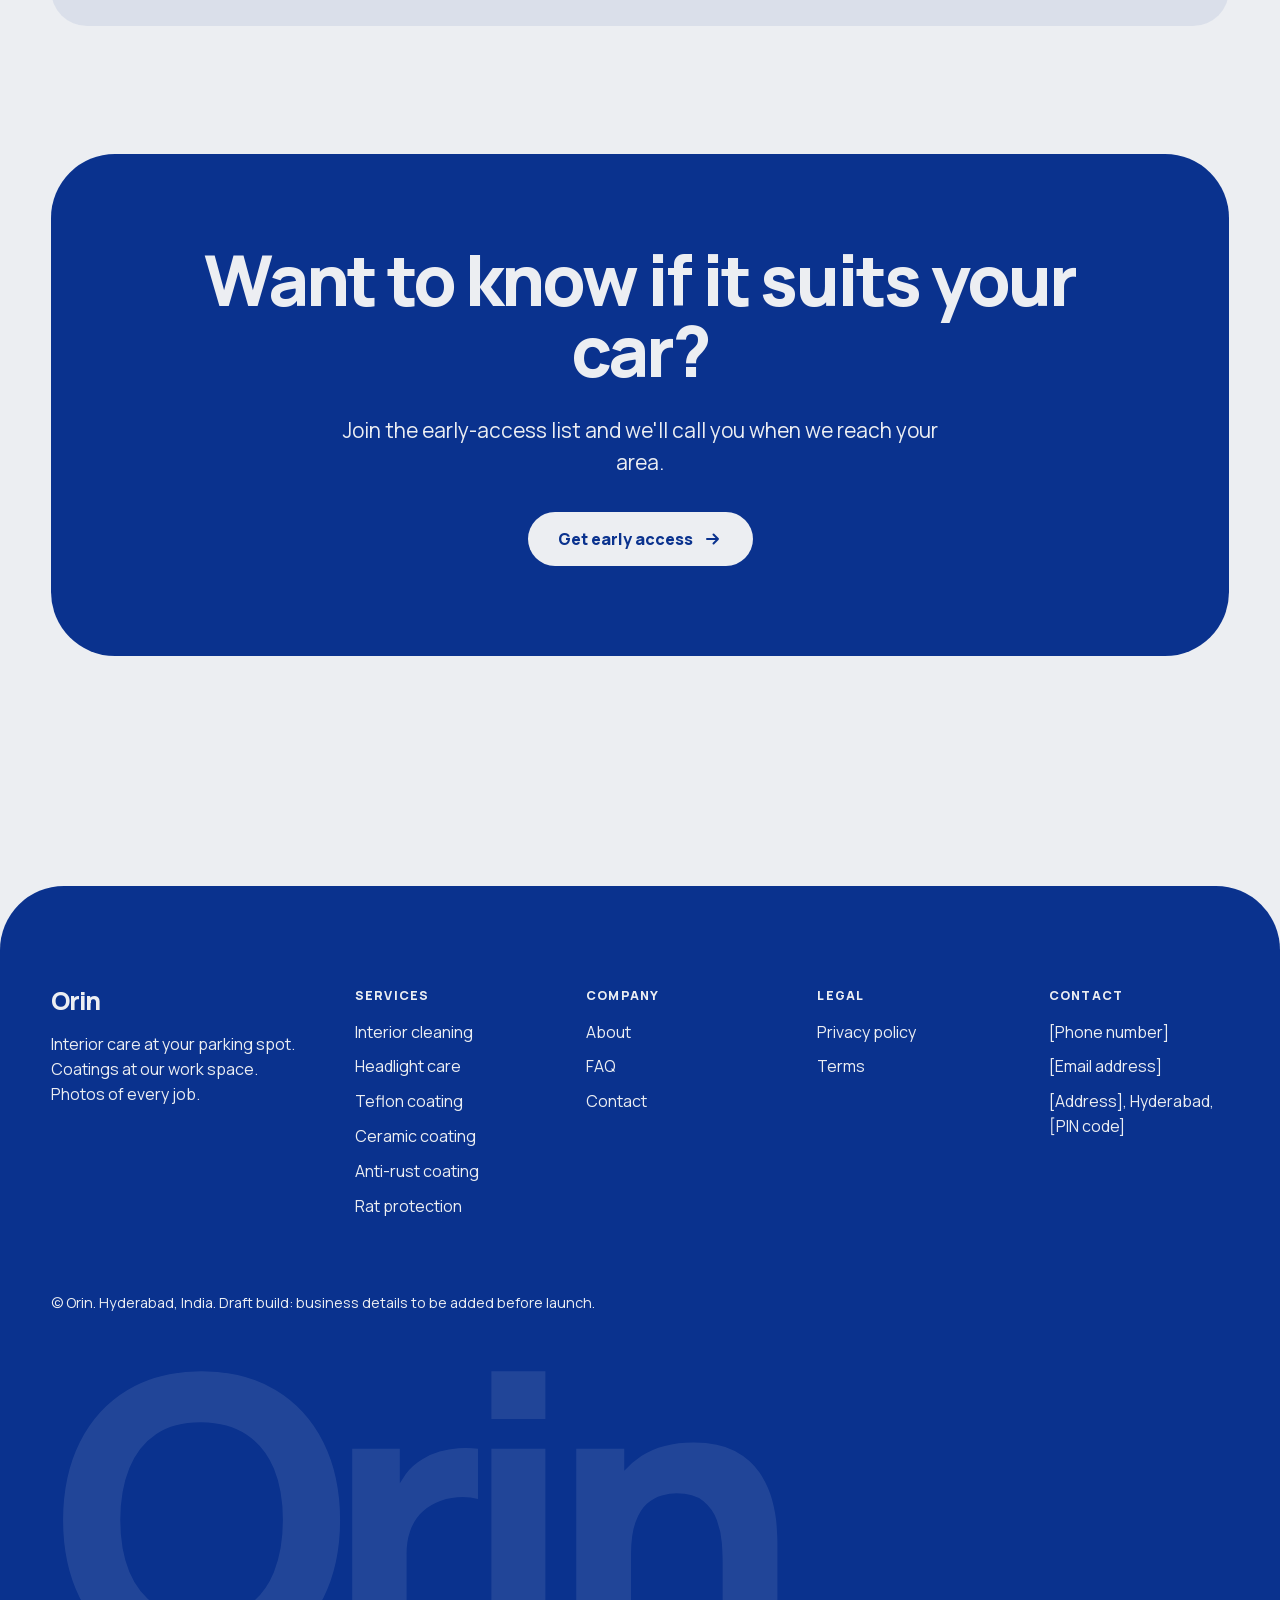
<file: services/teflon-coating.html>
<!DOCTYPE html>
<html lang="en">
<head>
<meta charset="utf-8">
<meta name="viewport" content="width=device-width, initial-scale=1">
<title>Teflon coating | Orin, Hyderabad</title>
<meta name="description" content="A protective coat for shine and easier cleaning.">
<meta name="theme-color" content="#0a328e">
<meta name="robots" content="noindex, nofollow">

<script>document.documentElement.classList.add("js");</script>
<link rel="preload" href="../assets/fonts/Manrope-Variable-latin.woff2" as="font" type="font/woff2" crossorigin>
<link rel="stylesheet" href="../assets/styles.css">
<link rel="stylesheet" href="../assets/vendor/lenis.css">
</head>
<body data-page="service-teflon-coating">
<a class="skip" href="#main">Skip to content</a>
<div class="draft-banner">Draft build with dummy text. Not for publishing.</div>

<header class="site-header" data-theme="dark">
  <div class="nav-card">
    <div class="bar">
      <a class="logo" href="../index.html" aria-label="Orin home">Orin</a>
      <span class="pill-text">Car care for Hyderabad</span>
      <button class="menu-btn" type="button" aria-expanded="false" aria-controls="menu" aria-label="Open menu"><span class="grid" aria-hidden="true"><i></i><i></i><i></i><i></i></span><span class="x" aria-hidden="true"></span></button>
    </div>
    <nav class="drop" id="menu" aria-label="Menu"><div class="drop-in">
      <ul><li><a class="row" href="../index.html">Home<svg width="20" height="20" viewBox="0 0 20 20" fill="none" aria-hidden="true"><path d="M4 10h11m0 0-4.5-4.5M15 10l-4.5 4.5" stroke="currentColor" stroke-width="2" stroke-linecap="round" stroke-linejoin="round"/></svg></a></li><li class="has-sub"><button class="row" type="button" aria-expanded="false" aria-controls="sub-services">Services<span class="plus" aria-hidden="true"></span></button><div class="sub" id="sub-services"><div><a href="../services/index.html">All services</a><a href="../services/interior-cleaning.html">Interior cleaning</a><a href="../services/headlight-care.html">Headlight care</a><a href="../services/teflon-coating.html">Teflon coating</a><a href="../services/ceramic-coating.html">Ceramic coating</a><a href="../services/anti-rust-coating.html">Anti-rust coating</a><a href="../services/rat-protection.html">Rat protection</a></div></div></li><li><a class="row" href="../about.html">About<svg width="20" height="20" viewBox="0 0 20 20" fill="none" aria-hidden="true"><path d="M4 10h11m0 0-4.5-4.5M15 10l-4.5 4.5" stroke="currentColor" stroke-width="2" stroke-linecap="round" stroke-linejoin="round"/></svg></a></li><li><a class="row" href="../faq.html">FAQ<svg width="20" height="20" viewBox="0 0 20 20" fill="none" aria-hidden="true"><path d="M4 10h11m0 0-4.5-4.5M15 10l-4.5 4.5" stroke="currentColor" stroke-width="2" stroke-linecap="round" stroke-linejoin="round"/></svg></a></li><li><a class="row" href="../contact.html">Contact<svg width="20" height="20" viewBox="0 0 20 20" fill="none" aria-hidden="true"><path d="M4 10h11m0 0-4.5-4.5M15 10l-4.5 4.5" stroke="currentColor" stroke-width="2" stroke-linecap="round" stroke-linejoin="round"/></svg></a></li></ul>
      <div class="drop-cta"><a class="btn btn-light" href="../index.html#join">Get early access</a></div>
    </div></nav>
  </div>
</header>
<div class="scrim" aria-hidden="true"></div>

<main id="main">
<section class="page-hero on-royal" data-hero>
  <span class="glow g1" aria-hidden="true"></span><span class="glow g2" aria-hidden="true"></span>
  <div class="container hero-grid">
    <div>
      <p class="crumbs"><a href="../index.html">Home</a><span class="sep" aria-hidden="true">/</span><a href="../services/index.html">Services</a><span class="sep" aria-hidden="true">/</span><span aria-current="page">Teflon coating</span></p>
      <span class="tag work on-hero" data-reveal style="--d:0">At our work space</span>
      <h1 class="h1"><span class="line"><span class="word" style="--i:0">Teflon coating</span></span></h1>
      <p class="lead" data-reveal style="--d:1">Ut enim ad minim veniam, quis nostrud exercitation ullamco laboris nisi ut aliquip ex ea commodo consequat.</p>
    </div>
    <div class="hero-visual" data-reveal style="--d:3"><div class="glance" data-tilt><h2 class="glance-h">At a glance</h2><div class="fact"><b>Where</b><span>At our work space</span></div><div class="fact"><b>Time</b><span>[To be confirmed]</span></div><div class="fact"><b>Warranty</b><span>[To be confirmed]</span></div><div class="fact"><b>Price</b><span>Quote after we see your car</span></div></div></div>
  </div>
</section>
<section class="section"><div class="container">
  <p class="eyebrow" data-reveal style="--d:0">What's included</p>
  <h2 data-reveal style="--d:1">What you get.</h2>
  <p class="draft-chip" data-reveal style="--d:2">Dummy content. Replace every line before publishing.</p>
  <ul class="included"><li data-reveal style="--d:0"><span class="ck" aria-hidden="true"><svg width="16" height="16" viewBox="0 0 16 16" fill="none" aria-hidden="true"><path d="m3.5 8.5 3 3 6-7" stroke="currentColor" stroke-width="2" stroke-linecap="round" stroke-linejoin="round"/></svg></span>[Dummy item one]</li><li data-reveal style="--d:1"><span class="ck" aria-hidden="true"><svg width="16" height="16" viewBox="0 0 16 16" fill="none" aria-hidden="true"><path d="m3.5 8.5 3 3 6-7" stroke="currentColor" stroke-width="2" stroke-linecap="round" stroke-linejoin="round"/></svg></span>[Dummy item two]</li><li data-reveal style="--d:2"><span class="ck" aria-hidden="true"><svg width="16" height="16" viewBox="0 0 16 16" fill="none" aria-hidden="true"><path d="m3.5 8.5 3 3 6-7" stroke="currentColor" stroke-width="2" stroke-linecap="round" stroke-linejoin="round"/></svg></span>[Dummy item three]</li><li data-reveal style="--d:0"><span class="ck" aria-hidden="true"><svg width="16" height="16" viewBox="0 0 16 16" fill="none" aria-hidden="true"><path d="m3.5 8.5 3 3 6-7" stroke="currentColor" stroke-width="2" stroke-linecap="round" stroke-linejoin="round"/></svg></span>[Dummy item four]</li><li data-reveal style="--d:1"><span class="ck" aria-hidden="true"><svg width="16" height="16" viewBox="0 0 16 16" fill="none" aria-hidden="true"><path d="m3.5 8.5 3 3 6-7" stroke="currentColor" stroke-width="2" stroke-linecap="round" stroke-linejoin="round"/></svg></span>[Dummy item five]</li><li data-reveal style="--d:2"><span class="ck" aria-hidden="true"><svg width="16" height="16" viewBox="0 0 16 16" fill="none" aria-hidden="true"><path d="m3.5 8.5 3 3 6-7" stroke="currentColor" stroke-width="2" stroke-linecap="round" stroke-linejoin="round"/></svg></span>[Dummy item six]</li></ul>
</div></section>
<section class="section tight"><div class="container two-col even">
  <div class="card" data-reveal style="--d:0"><h3>Good fit</h3><p>[Dummy text: who this suits.] Duis aute irure dolor in reprehenderit in voluptate velit esse cillum dolore eu fugiat nulla pariatur.</p></div>
  <div class="card" data-reveal style="--d:1"><h3>Not the right choice</h3><p>[Dummy text: who this does not suit.] Excepteur sint occaecat cupidatat non proident, sunt in culpa qui officia deserunt mollit anim id est laborum.</p></div>
</div></section>
<section class="section tight"><div class="container"><div class="card wide" data-reveal style="--d:0"><h3>Aftercare</h3><p>[Dummy text: aftercare.] Curabitur pretium tincidunt lacus, nulla gravida orci a odio, nullam varius turpis et commodo pharetra. Lorem ipsum dolor sit amet, consectetur adipiscing elit, sed do eiusmod tempor incididunt ut labore et dolore magna aliqua.</p></div></div></section>
<section class="section tight"><div class="container">
  <p class="eyebrow" data-reveal style="--d:0">FAQ</p><h2 data-reveal style="--d:1">About teflon coating.</h2>
  <div class="faq-list">
    <div class="faq-item open" data-faq data-text="how is it different from ceramic coating? [to be confirmed.] ut enim ad minim veniam, quis nostrud exercitation ullamco laboris nisi ut aliquip ex ea commodo consequat." data-reveal style="--d:0">
      <button class="faq-q" type="button" aria-expanded="true" aria-controls="sf-0">How is it different from ceramic coating?<span class="plus" aria-hidden="true"></span></button>
      <div class="faq-a" id="sf-0" role="region"><div><p>[To be confirmed.] Ut enim ad minim veniam, quis nostrud exercitation ullamco laboris nisi ut aliquip ex ea commodo consequat.</p></div></div>
    </div>
    <div class="faq-item" data-faq data-text="how long does it last? duis aute irure dolor in reprehenderit in voluptate velit esse cillum dolore eu fugiat nulla pariatur. excepteur sint occaecat cupidatat non proident, sunt in culpa qui officia deserunt mollit anim id est laborum." data-reveal style="--d:1">
      <button class="faq-q" type="button" aria-expanded="false" aria-controls="sf-1">How long does it last?<span class="plus" aria-hidden="true"></span></button>
      <div class="faq-a" id="sf-1" role="region"><div><p>Duis aute irure dolor in reprehenderit in voluptate velit esse cillum dolore eu fugiat nulla pariatur. Excepteur sint occaecat cupidatat non proident, sunt in culpa qui officia deserunt mollit anim id est laborum.</p></div></div>
    </div></div>
</div></section>
<section class="section tight"><div class="container">
  <p class="eyebrow" data-reveal style="--d:0">More services</p><h2 data-reveal style="--d:1">Other services.</h2>
  <ul class="svc-list">
    <li data-where="park" data-reveal style="--d:0"><a class="svc" href="../services/interior-cleaning.html">
      <span class="num" aria-hidden="true">01</span>
      <span class="svc-main"><span class="svc-title">Interior cleaning</span><span class="svc-desc">A thorough clean of the cabin, seats, mats and surfaces.</span></span>
      <span class="tag park">At your parking spot</span>
      <span class="arrow" aria-hidden="true"><svg width="20" height="20" viewBox="0 0 20 20" fill="none" aria-hidden="true"><path d="M4 10h11m0 0-4.5-4.5M15 10l-4.5 4.5" stroke="currentColor" stroke-width="2" stroke-linecap="round" stroke-linejoin="round"/></svg></span>
    </a></li>
    <li data-where="park" data-reveal style="--d:1"><a class="svc" href="../services/headlight-care.html">
      <span class="num" aria-hidden="true">02</span>
      <span class="svc-main"><span class="svc-title">Headlight care</span><span class="svc-desc">Remove haze and yellowing, then protect the surface.</span></span>
      <span class="tag park">At your parking spot</span>
      <span class="arrow" aria-hidden="true"><svg width="20" height="20" viewBox="0 0 20 20" fill="none" aria-hidden="true"><path d="M4 10h11m0 0-4.5-4.5M15 10l-4.5 4.5" stroke="currentColor" stroke-width="2" stroke-linecap="round" stroke-linejoin="round"/></svg></span>
    </a></li>
    <li data-where="work" data-reveal style="--d:2"><a class="svc" href="../services/ceramic-coating.html">
      <span class="num" aria-hidden="true">04</span>
      <span class="svc-main"><span class="svc-title">Ceramic coating</span><span class="svc-desc">Longer-lasting paint protection, with proper curing time.</span></span>
      <span class="tag work">At our work space</span>
      <span class="arrow" aria-hidden="true"><svg width="20" height="20" viewBox="0 0 20 20" fill="none" aria-hidden="true"><path d="M4 10h11m0 0-4.5-4.5M15 10l-4.5 4.5" stroke="currentColor" stroke-width="2" stroke-linecap="round" stroke-linejoin="round"/></svg></span>
    </a></li></ul>
</div></section>
<section class="section tight"><div class="container"><div class="cta-band on-royal" data-reveal style="--d:0">
    <h2>Want to know if it suits your car?</h2><p class="lead">Join the early-access list and we'll call you when we reach your area.</p>
    <a class="btn btn-light" href="../index.html#join">Get early access <svg width="20" height="20" viewBox="0 0 20 20" fill="none" aria-hidden="true"><path d="M4 10h11m0 0-4.5-4.5M15 10l-4.5 4.5" stroke="currentColor" stroke-width="2" stroke-linecap="round" stroke-linejoin="round"/></svg></a>
  </div></div></section>
</main>

<footer class="site-footer on-royal">
  <div class="container">
    <div class="foot-top">
      <div class="foot-brand"><a class="logo" href="../index.html">Orin</a><p>Interior care at your parking spot. Coatings at our work space. Photos of every job.</p></div>
      <div><h2 class="foot-h">Services</h2><ul><li><a href="../services/interior-cleaning.html">Interior cleaning</a></li><li><a href="../services/headlight-care.html">Headlight care</a></li><li><a href="../services/teflon-coating.html">Teflon coating</a></li><li><a href="../services/ceramic-coating.html">Ceramic coating</a></li><li><a href="../services/anti-rust-coating.html">Anti-rust coating</a></li><li><a href="../services/rat-protection.html">Rat protection</a></li></ul></div><div><h2 class="foot-h">Company</h2><ul><li><a href="../about.html">About</a></li><li><a href="../faq.html">FAQ</a></li><li><a href="../contact.html">Contact</a></li></ul></div><div><h2 class="foot-h">Legal</h2><ul><li><a href="../privacy.html">Privacy policy</a></li><li><a href="../terms.html">Terms</a></li></ul></div>
      <div><h2 class="foot-h">Contact</h2><ul><li>[Phone number]</li><li>[Email address]</li><li>[Address], Hyderabad, [PIN code]</li></ul></div>
    </div>
    <p class="foot-note">© Orin. Hyderabad, India. Draft build: business details to be added before launch.</p>
    <div class="giant" aria-hidden="true">Orin</div>
  </div>
</footer>

<script src="../assets/vendor/lenis.min.js" defer></script>
<script src="../assets/app.js" defer></script>
</body>
</html>
</file>
<file: assets/styles.css>
/* Orin: three colours only (plus tints of them).
   Mist #eceef2 (background), Royal blue #0a328e (text, panels), Sky blue #1c5aa9 (accent).
   Rules: sky blue never touches royal blue (contrast 1.7). Text is royal on mist, or mist on royal.
   On royal panels, buttons are mist with royal text. */

@font-face{
  font-family:"Manrope";
  src:url("fonts/Manrope-Variable-latin.woff2") format("woff2");
  font-weight:200 800; font-style:normal; font-display:swap;
  unicode-range:U+0000-00FF,U+0131,U+0152-0153,U+02BB-02BC,U+02C6,U+02DA,U+02DC,U+0304,U+0308,U+0329,U+2000-206F,U+20AC,U+2122,U+2191,U+2193,U+2212,U+2215,U+FEFF,U+FFFD;
}

:root{
  --mist:#eceef2; --royal:#0a328e; --sky:#1c5aa9;
  --tint:rgba(10,50,142,.08); --tint-2:rgba(10,50,142,.14);
  --mist-12:rgba(236,238,242,.12); --mist-20:rgba(236,238,242,.2);
  --ease:cubic-bezier(.2,.7,.2,1);
  --ease-io:cubic-bezier(.455,.03,.515,.955); /* power2.inOut: headline line reveals */
  --ease-out:cubic-bezier(.22,1,.36,1);       /* expo-style out: big moves */
  --font:"Manrope",system-ui,-apple-system,"Segoe UI",Roboto,"Helvetica Neue",Arial,sans-serif;
  --gutter:clamp(20px,4vw,56px);
}
*{box-sizing:border-box;margin:0;padding:0}
html{scroll-behavior:smooth;scroll-padding-top:110px}
html.lenis,html.lenis body{scroll-behavior:auto}   /* Lenis does the smoothing; native smooth scroll would fight it */
body{font-family:var(--font);background:var(--mist);color:var(--royal);line-height:1.55;-webkit-font-smoothing:antialiased;overflow-x:hidden}
a{color:inherit}
ul{list-style:none}
h1,h2,h3{font-weight:800;line-height:1.02;letter-spacing:-.04em}
h2{font-size:clamp(2.2rem,1rem + 4.2vw,4.5rem);max-width:18ch}
h3{letter-spacing:-.025em;line-height:1.15}
.container{max-width:1360px;margin:0 auto;padding-inline:var(--gutter)}
.container.narrow{max-width:900px}
.sr-only{position:absolute;width:1px;height:1px;overflow:hidden;clip:rect(0 0 0 0);white-space:nowrap}
.skip{position:absolute;left:16px;top:-80px;background:var(--royal);color:var(--mist);padding:10px 16px;border-radius:12px;z-index:100;font-weight:700;transition:top .15s}
.skip:focus{top:12px}
:focus-visible{outline:3px solid var(--royal);outline-offset:3px}
.on-royal :focus-visible{outline-color:var(--mist)}

.draft-banner{background:var(--sky);color:var(--mist);font-size:.82rem;font-weight:700;text-align:center;padding:8px 16px;position:relative;z-index:60}

/* ---------- header: compact centred pill that opens into a dropdown ---------- */
.scrim{position:fixed;inset:0;z-index:48;background:rgba(4,20,80,.35);-webkit-backdrop-filter:blur(10px);backdrop-filter:blur(10px);opacity:0;pointer-events:none;transition:opacity .35s var(--ease)}
body.menu-open .scrim{opacity:1;pointer-events:auto}
.site-header{position:fixed;top:56px;left:50%;transform:translateX(-50%);z-index:50;width:min(452px,calc(100% - 2*var(--gutter)));transition:top .3s var(--ease)}
body.scrolled .site-header{top:14px}
.nav-card{background:rgba(4,20,80,.82);color:var(--mist);border-radius:26px;-webkit-backdrop-filter:blur(18px) saturate(150%);backdrop-filter:blur(18px) saturate(150%);box-shadow:0 18px 50px rgba(3,18,72,.35);overflow:hidden}
.nav-card :focus-visible{outline-color:var(--mist)}
.bar{display:grid;grid-template-columns:auto 1fr auto;align-items:center;gap:14px;padding:10px 10px 10px 22px}
.logo{font-size:1.55rem;font-weight:800;letter-spacing:-.05em;text-decoration:none;line-height:1}
.pill-text{font-size:.78rem;font-weight:700;letter-spacing:.05em;text-transform:uppercase;text-align:center;white-space:nowrap;overflow:hidden;text-overflow:ellipsis}
.menu-btn{width:46px;height:46px;border:0;border-radius:14px;background:transparent;color:var(--mist);cursor:pointer;position:relative;transition:background .2s}
.menu-btn:hover{background:rgba(236,238,242,.12)}
.menu-btn .grid{position:absolute;inset:0;margin:auto;width:18px;height:18px;display:grid;grid-template-columns:1fr 1fr;gap:5px;transition:opacity .2s,transform .35s var(--ease)}
.menu-btn .grid i{background:currentColor;border-radius:2px;display:block}
.menu-btn .x{position:absolute;inset:0;opacity:0;transform:rotate(-45deg) scale(.6);transition:opacity .2s,transform .35s var(--ease)}
.menu-btn .x::before,.menu-btn .x::after{content:"";position:absolute;left:14px;right:14px;top:22px;height:2px;background:currentColor;border-radius:2px}
.menu-btn .x::before{transform:rotate(45deg)}.menu-btn .x::after{transform:rotate(-45deg)}
.menu-btn[aria-expanded=true] .grid{opacity:0;transform:rotate(45deg) scale(.5)}
.menu-btn[aria-expanded=true] .x{opacity:1;transform:none}
.drop{display:grid;grid-template-rows:0fr;visibility:hidden;transition:grid-template-rows .45s var(--ease),visibility 0s .45s}
.nav-card.open .drop{grid-template-rows:1fr;visibility:visible;transition:grid-template-rows .45s var(--ease)}
.drop-in{overflow:hidden;min-height:0}
.nav-card.open .drop-in{overflow-y:auto;max-height:calc(100svh - 150px);overscroll-behavior:contain}
.drop ul{list-style:none}
.drop .row{display:flex;justify-content:space-between;align-items:center;gap:16px;width:100%;padding:18px 24px;border:0;border-top:1px solid rgba(236,238,242,.12);background:none;color:var(--mist);font:700 1.05rem/1.2 var(--font);text-decoration:none;text-align:left;cursor:pointer;transition:background .2s}
.drop .row:hover{background:rgba(236,238,242,.08)}
.drop .row[aria-current]{opacity:.65}
.drop .row svg{opacity:.8;transform:rotate(-45deg)}
.drop .plus{position:relative;width:14px;height:14px}
.drop .plus::before,.drop .plus::after{content:"";position:absolute;left:0;right:0;top:6px;height:2px;background:currentColor;border-radius:2px;transition:transform .3s var(--ease)}
.drop .plus::after{transform:rotate(90deg)}
.drop .row[aria-expanded=true] .plus::after{transform:rotate(0)}
.sub{display:grid;grid-template-rows:0fr;visibility:hidden;transition:grid-template-rows .35s var(--ease),visibility 0s .35s}
.has-sub.open .sub{grid-template-rows:1fr;visibility:visible;transition:grid-template-rows .35s var(--ease)}
.sub>div{overflow:hidden;min-height:0}
.sub a{display:block;padding:13px 24px 13px 40px;font-weight:600;font-size:.98rem;text-decoration:none;opacity:.92}
.sub a:hover{background:rgba(236,238,242,.08)}
.drop-cta{padding:14px 18px 18px;border-top:1px solid rgba(236,238,242,.12)}
.drop-cta .btn{width:100%}

/* ---------- buttons ---------- */
.btn{display:inline-flex;align-items:center;justify-content:center;gap:10px;border:0;border-radius:999px;padding:17px 30px;font:800 1rem/1.2 var(--font);text-decoration:none;cursor:pointer;transition:transform .12s var(--ease),filter .2s}
.btn:hover{filter:brightness(1.06)}
.btn:active{transform:scale(.97)}
.btn svg{transition:transform .25s var(--ease)}
.btn:hover svg{transform:translateX(4px)}
.btn-primary{background:var(--sky);color:var(--mist)}
.btn-light{background:var(--mist);color:var(--royal)}
.btn-ghost{background:transparent;color:var(--royal);box-shadow:inset 0 0 0 2px var(--royal)}
.btn-ghost-light{background:transparent;color:var(--mist);box-shadow:inset 0 0 0 2px var(--mist)}
.btn[disabled]{opacity:.7;cursor:progress}

/* ---------- hero ---------- */
.hero,.page-hero{position:relative;background:var(--royal);color:var(--mist);overflow:hidden;isolation:isolate}
.hero{min-height:100svh;display:flex;align-items:center;padding:200px 0 90px}
.page-hero{padding:210px 0 100px;border-radius:0 0 clamp(32px,5vw,64px) clamp(32px,5vw,64px)}
.glow{position:absolute;border-radius:50%;background:var(--mist);filter:blur(120px);z-index:-1}
.glow.g1{width:560px;height:560px;right:-120px;top:-160px;opacity:.5;animation:drift 22s ease-in-out infinite alternate}
.glow.g2{width:460px;height:460px;left:-160px;bottom:-140px;opacity:.28;animation:drift 28s ease-in-out infinite alternate-reverse}
@keyframes drift{from{transform:translate3d(0,0,0) scale(1)}to{transform:translate3d(-60px,40px,0) scale(1.12)}}
.hero-grid{display:grid;grid-template-columns:minmax(0,1.25fr) minmax(0,.75fr);gap:clamp(32px,5vw,80px);align-items:center}
.eyebrow{font-size:.8rem;font-weight:800;letter-spacing:.12em;text-transform:uppercase;margin-bottom:18px}
.h1{font-size:clamp(2.8rem,1rem + 6vw,6.2rem);letter-spacing:-.05em;line-height:.98}
.h1.display{font-size:clamp(3rem,1rem + 6.6vw,8rem);line-height:.94}
.h1 .line{display:block}
.word{display:inline-block}
.js .word{opacity:0;transform:translateY(.5em);animation:rise .95s var(--ease) forwards;animation-delay:calc(var(--i,0)*90ms + 150ms)}
@keyframes rise{to{opacity:1;transform:none}}
.rotator{margin-top:28px;font-size:clamp(1.15rem,.9rem + 1vw,1.7rem);font-weight:700;display:flex;gap:.4em;align-items:baseline;flex-wrap:wrap}
.rot{display:inline-grid;overflow:hidden;vertical-align:bottom}
.rot b{grid-area:1/1;font-weight:800;opacity:0;transform:translateY(80%);transition:opacity .5s var(--ease),transform .6s var(--ease)}
.rot b.on{opacity:1;transform:none}
.rot b.out{opacity:0;transform:translateY(-80%)}
.lead{font-size:clamp(1.05rem,.95rem + .5vw,1.3rem);max-width:38rem;margin-top:22px}
.hero-cta{display:flex;flex-wrap:wrap;gap:14px;margin-top:34px}
.micro{margin-top:18px;font-size:.95rem}
.crumbs{display:flex;gap:10px;font-size:.9rem;font-weight:700;margin-bottom:22px;flex-wrap:wrap}
.crumbs a{text-decoration:none;opacity:.85}.crumbs a:hover{text-decoration:underline}
.crumbs .sep{opacity:.6}
.tag{display:inline-flex;border-radius:999px;padding:8px 14px;font-size:.72rem;font-weight:800;letter-spacing:.07em;text-transform:uppercase;white-space:nowrap}
.tag.park{background:var(--royal);color:var(--mist)}
.tag.work{background:var(--mist);color:var(--royal)}
.tag.on-hero{background:var(--mist);color:var(--royal);margin-bottom:20px}
.hero-visual{display:grid;place-items:center;perspective:1200px}

.jobcard,.glance{background:var(--mist);color:var(--royal);border-radius:32px;padding:30px;width:min(460px,100%);box-shadow:0 40px 80px rgba(3,18,72,.45);display:grid;gap:18px;transform:rotateX(var(--rx,0deg)) rotateY(var(--ry,0deg));transition:transform .25s var(--ease)}
.jc-head{display:flex;justify-content:space-between;align-items:center;gap:12px}
.jc-title{font-size:1.3rem;font-weight:800;letter-spacing:-.02em;line-height:1.2}
.jc-sub,.jc-note,.jc-meta{font-size:.9rem}
.pill{background:var(--tint-2);border-radius:999px;padding:7px 14px;font-size:.7rem;font-weight:800;letter-spacing:.08em;text-transform:uppercase;white-space:nowrap}
.progress{display:grid;grid-template-columns:repeat(4,1fr);gap:6px}
.seg{height:8px;border-radius:4px;background:var(--tint-2);position:relative;overflow:hidden}
.seg.done::after{content:"";position:absolute;inset:0;background:var(--royal);transform-origin:left;transition:transform 1.1s var(--ease) .7s}
.js .hero-visual:not(.is-in) .seg.done::after{transform:scaleX(0)}
.jc-meta{display:flex;justify-content:space-between}
.photos{display:grid;grid-template-columns:1fr 1fr;gap:12px}
.photo{height:120px;border-radius:20px;padding:14px;display:flex;align-items:flex-end;font-size:.7rem;font-weight:800;letter-spacing:.08em;text-transform:uppercase}
.photo.before{background:var(--tint-2)}.photo.after{background:var(--royal);color:var(--mist)}
.glance-h{font-size:1.3rem;letter-spacing:-.02em}
.fact{display:flex;justify-content:space-between;gap:16px;background:var(--tint);border-radius:16px;padding:14px 18px;font-size:.92rem}
.fact b{font-weight:800}

/* ---------- home hero: full-bleed rounded frame, huge headline bottom-left, status card bottom-right ---------- */
.home-hero{position:relative;margin:10px;border-radius:clamp(24px,3vw,44px);min-height:calc(100svh - 56px);overflow:hidden;isolation:isolate;color:var(--mist);background:#041450;display:flex}
.hh-bg{position:absolute;inset:0;z-index:-4;background:radial-gradient(70% 90% at 62% 48%,#0a328e 0%,#071f66 48%,#041450 100%)}
.hh-img{position:absolute;inset:0;width:100%;height:100%;object-fit:cover;z-index:-3}
.hh-orb{position:absolute;z-index:-3;width:36vw;height:36vw;max-width:620px;max-height:620px;left:52%;top:30%;border-radius:50%;background:radial-gradient(circle,rgba(236,238,242,.28),transparent 68%);filter:blur(30px)}
.streaks{position:absolute;inset:0;overflow:hidden;z-index:-2;pointer-events:none}
.streak{position:absolute;left:-55vw;top:var(--y);width:var(--w);height:var(--h);border-radius:999px;background:linear-gradient(90deg,transparent,var(--c),transparent);opacity:var(--o);filter:blur(var(--b));animation:streak var(--t) linear var(--dl) infinite;will-change:transform}
@keyframes streak{from{transform:translateX(0)}to{transform:translateX(190vw)}}
.hh-shade{position:absolute;inset:0;z-index:-1;background:linear-gradient(180deg,rgba(4,20,80,.4) 0%,rgba(4,20,80,0) 28%,rgba(4,20,80,.55) 100%)}
.hh-inner{position:relative;width:100%;display:grid;grid-template-columns:minmax(0,1fr) auto;align-items:end;gap:32px;padding:clamp(120px,18vh,190px) clamp(22px,4vw,64px) clamp(26px,4vw,56px)}
.hh-title{font-size:clamp(3.4rem,1rem + 11.5vw,13rem);font-weight:800;letter-spacing:-.055em;line-height:.86;margin-left:-.04em;max-width:none}
.hh-title .line{display:block}
.status{display:grid;grid-template-columns:minmax(0,1fr) 132px;gap:18px;width:min(460px,36vw);min-width:340px;padding:22px;border-radius:28px;background:rgba(4,20,80,.55);-webkit-backdrop-filter:blur(16px);backdrop-filter:blur(16px);color:var(--mist);text-decoration:none;transition:transform .35s var(--ease),background .35s}
.status:hover{transform:translateY(-4px);background:rgba(4,20,80,.72)}
.status .copy{display:flex;flex-direction:column;justify-content:space-between;gap:18px;min-height:132px}
.status small{display:block;font-size:.78rem;font-weight:700;letter-spacing:.07em;text-transform:uppercase}
.status-text{font-size:clamp(1.2rem,1rem + .6vw,1.6rem);font-weight:600;line-height:1.28}
.status-link{display:inline-flex;align-items:center;gap:8px;font-weight:800;font-size:.92rem}
.status:hover .status-link svg{transform:translateX(4px)}
.status-link svg{transition:transform .25s var(--ease)}
.thumb{position:relative;border-radius:20px;overflow:hidden;background:linear-gradient(135deg,#0a328e,#1c5aa9)}
.thumb img{width:100%;height:100%;object-fit:cover;display:block}
.thumb i{position:absolute;left:-20%;height:3px;width:80%;border-radius:3px;background:linear-gradient(90deg,transparent,rgba(236,238,242,.9),transparent);filter:blur(1px)}
.thumb i:nth-child(1){top:30%}.thumb i:nth-child(2){top:50%;width:60%;left:30%;opacity:.7}.thumb i:nth-child(3){top:70%;width:70%;opacity:.5}

/* ---------- marquee ---------- */
.marquee{background:var(--sky);color:var(--mist);overflow:hidden;padding:22px 0;margin-top:-1px}
.marquee .track{display:flex;width:max-content;animation:marq 38s linear infinite}
.marquee span{font-size:clamp(1.4rem,1rem + 1.8vw,2.6rem);font-weight:800;letter-spacing:-.03em;text-transform:uppercase;padding-inline:clamp(20px,3vw,44px);white-space:nowrap;display:flex;align-items:center;gap:clamp(20px,3vw,44px)}
.marquee span::after{content:"";width:10px;height:10px;border-radius:50%;background:var(--mist)}
@keyframes marq{to{transform:translateX(-50%)}}

/* ---------- sections ---------- */
.section{padding-block:clamp(72px,10vw,150px)}
.section.tight{padding-top:0}
.section .eyebrow+h2{margin-top:0}
.section .lead{margin-top:20px}
.statement-sec{padding-block:clamp(80px,12vw,180px)}
.statement{font-size:clamp(1.9rem,1rem + 3.6vw,4.4rem);font-weight:800;line-height:1.1;letter-spacing:-.04em;max-width:26ch}
.statement .w{display:inline-block;white-space:nowrap}
.statement .ch{opacity:.15}
.two-col{display:grid;grid-template-columns:1fr 1.1fr;gap:clamp(32px,6vw,96px);align-items:center}
.two-col.even{grid-template-columns:1fr 1fr;align-items:stretch}

/* service rows */
.svc-list{display:grid;gap:12px;margin-top:clamp(36px,5vw,64px)}
.svc{display:grid;grid-template-columns:56px minmax(0,1fr) auto 56px;gap:clamp(14px,2vw,32px);align-items:center;padding:clamp(22px,2.6vw,34px) clamp(22px,3vw,40px);border-radius:36px;background:var(--tint);text-decoration:none;transition:background .3s var(--ease),color .3s var(--ease),transform .3s var(--ease)}
.svc .num{font-weight:800;font-size:1rem;opacity:.7}
.svc-main{display:grid;gap:4px}
.svc-title{font-size:clamp(1.6rem,1rem + 2.2vw,3rem);font-weight:800;letter-spacing:-.04em;line-height:1.05}
.svc-desc{font-size:.98rem;max-width:44rem}
.svc .arrow{width:56px;height:56px;border-radius:50%;background:var(--royal);color:var(--mist);display:grid;place-items:center;transition:background .3s,color .3s,transform .3s var(--ease)}
.svc:hover,.svc:focus-visible{background:var(--royal);color:var(--mist);transform:translateX(8px)}
.svc:hover .arrow,.svc:focus-visible .arrow{background:var(--mist);color:var(--royal);transform:rotate(-45deg)}
.svc:hover .tag,.svc:focus-visible .tag{background:var(--mist);color:var(--royal)}
.svc:focus-visible{outline-offset:4px}
.filters{display:flex;flex-wrap:wrap;gap:10px;margin-bottom:8px}
.svc-list li[hidden]{display:none}

/* royal panel (steps, join, cta) */
.panel{background:var(--royal);color:var(--mist);border-radius:clamp(32px,5vw,64px);padding:clamp(36px,6vw,96px);position:relative;overflow:hidden;transition:border-radius 1s var(--ease)}
.js .panel:not(.is-in){border-radius:12px}
.panel h2{color:var(--mist)}
.steps{display:grid;grid-template-columns:repeat(3,1fr);gap:clamp(24px,4vw,56px);margin-top:clamp(36px,5vw,72px)}
.step{position:relative;padding-top:8px}
.big-num{display:block;font-size:clamp(5rem,4rem + 6vw,10rem);font-weight:800;letter-spacing:-.06em;line-height:.8;color:var(--mist);opacity:.18;margin-bottom:20px}
.step h3{font-size:clamp(1.4rem,1.1rem + 1vw,2rem);margin-bottom:10px}
.step p{max-width:24rem}

/* tiles */
.tiles{display:grid;grid-template-columns:repeat(4,1fr);gap:16px;margin-top:clamp(36px,5vw,64px)}
.tile{background:var(--tint);border-radius:32px;padding:30px;min-height:260px;display:flex;flex-direction:column;justify-content:space-between;gap:36px;transition:transform .3s var(--ease),background .3s}
.tile:hover{transform:translateY(-6px);background:var(--tint-2)}
.tile-icon,.ck{width:44px;height:44px;border-radius:50%;background:var(--royal);color:var(--mist);display:grid;place-items:center;flex:none}
.tile h3{font-size:1.5rem;margin-bottom:8px}
.tile p{font-size:.98rem}

/* before / after */
.ba{--pos:50%;position:relative;aspect-ratio:4/3;border-radius:40px;overflow:hidden;background:var(--royal);isolation:isolate;touch-action:pan-y;user-select:none}
.layer{position:absolute;inset:0}
.after{background:radial-gradient(60% 80% at 75% 20%,rgba(236,238,242,.45),transparent 60%),radial-gradient(45% 55% at 20% 90%,rgba(236,238,242,.22),transparent 70%),linear-gradient(135deg,#071f66,#0a328e 55%,#06194f)}
.after::before{content:"";position:absolute;inset:0;background:radial-gradient(circle at 18% 30%,rgba(236,238,242,.6) 0 3px,transparent 4px),radial-gradient(circle at 34% 62%,rgba(236,238,242,.5) 0 2.5px,transparent 3.5px),radial-gradient(circle at 52% 24%,rgba(236,238,242,.55) 0 3px,transparent 4px),radial-gradient(circle at 64% 70%,rgba(236,238,242,.45) 0 2px,transparent 3px),radial-gradient(circle at 82% 46%,rgba(236,238,242,.55) 0 3px,transparent 4px)}
.sheen{position:absolute;top:-20%;bottom:-20%;left:-40%;width:35%;background:linear-gradient(100deg,transparent,rgba(236,238,242,.25),transparent);transform:skewX(-18deg);animation:sweep 7s var(--ease) infinite}
@keyframes sweep{0%{left:-45%}45%,100%{left:130%}}
.before{clip-path:inset(0 calc(100% - var(--pos)) 0 0);background:linear-gradient(135deg,#9aa3b8,#a9b0c2 55%,#939cb2)}
.before::before{content:"";position:absolute;inset:0;background:repeating-linear-gradient(115deg,rgba(236,238,242,.1) 0 2px,transparent 2px 9px),radial-gradient(circle at 30% 40%,rgba(10,50,142,.22),transparent 30%),radial-gradient(circle at 70% 65%,rgba(10,50,142,.18),transparent 34%)}
.tag-b,.tag-a{position:absolute;bottom:20px;font-size:.72rem;font-weight:800;letter-spacing:.08em;text-transform:uppercase;padding:7px 14px;border-radius:999px;background:var(--royal);color:var(--mist);z-index:2}
.tag-b{left:20px}.tag-a{right:20px;background:var(--mist);color:var(--royal)}
.handle{position:absolute;top:0;bottom:0;left:var(--pos);width:3px;background:var(--mist);transform:translateX(-1.5px);pointer-events:none;z-index:2}
.handle::after{content:"";position:absolute;top:50%;left:50%;width:52px;height:52px;border-radius:50%;background:var(--mist);transform:translate(-50%,-50%);box-shadow:0 8px 24px rgba(3,18,72,.35);background-image:linear-gradient(90deg,transparent 17px,var(--royal) 17px 18.5px,transparent 18.5px 33.5px,var(--royal) 33.5px 35px,transparent 35px)}
.ba input{position:absolute;inset:0;width:100%;height:100%;opacity:0;cursor:ew-resize;margin:0;z-index:3}
.ba input:focus-visible~.handle::after{outline:3px solid var(--sky);outline-offset:3px}
.caption{margin-top:14px;font-size:.9rem}

/* area chips */
.area-chips{display:flex;flex-wrap:wrap;gap:12px;margin-top:clamp(28px,4vw,48px)}
.area-chips li{background:var(--tint);border-radius:999px;padding:14px 24px;font-weight:700;transition:background .25s,color .25s,transform .25s var(--ease)}
.area-chips li:hover{background:var(--royal);color:var(--mist);transform:translateY(-3px)}

/* faq */
.faq-list{display:grid;gap:12px;margin-top:clamp(28px,4vw,48px)}
.faq-item{background:var(--tint);border-radius:28px;transition:background .25s}
.faq-item.open{background:var(--tint-2)}
.faq-q{width:100%;display:flex;justify-content:space-between;align-items:center;gap:20px;background:none;border:0;color:inherit;font:800 clamp(1.1rem,.95rem + .6vw,1.45rem)/1.25 var(--font);letter-spacing:-.025em;text-align:left;padding:28px 34px;cursor:pointer;border-radius:28px}
.plus{position:relative;width:20px;height:20px;flex:none}
.plus::before,.plus::after{content:"";position:absolute;left:0;right:0;top:9px;height:2px;background:currentColor;border-radius:2px;transition:transform .3s var(--ease)}
.plus::after{transform:rotate(90deg)}
.faq-item.open .plus::after{transform:rotate(0)}
.faq-a{display:grid;grid-template-rows:0fr;transition:grid-template-rows .4s var(--ease)}
.faq-item.open .faq-a{grid-template-rows:1fr}
.faq-a>div{overflow:hidden}
.faq-a p{padding:0 34px 30px;font-size:1.08rem;max-width:58rem}
.faq-item[hidden],.faq-cat[hidden]{display:none}
.cat-h{font-size:clamp(1.5rem,1rem + 1.4vw,2.2rem);margin-top:clamp(36px,5vw,64px);max-width:none}
.more{margin-top:28px}
.search{margin-bottom:8px}
.empty{margin-top:24px;font-weight:700}

/* forms */
.join-panel{display:grid;grid-template-columns:minmax(0,.9fr) minmax(0,1.1fr);gap:clamp(32px,5vw,80px);align-items:start}
.benefits{display:grid;gap:14px;margin-top:30px}
.benefits li{display:flex;gap:14px;align-items:center;font-weight:700}
.benefits .ck{width:30px;height:30px;background:var(--mist);color:var(--royal)}
.on-royal .ck{background:var(--mist);color:var(--royal)}
.form{display:grid;gap:20px}
.row2{display:grid;grid-template-columns:1fr 1fr;gap:16px}
label,.legend{display:block;font-weight:700;font-size:.95rem;margin-bottom:8px}
input[type=text],input[type=tel],input[type=search],select,textarea{width:100%;font:inherit;font-size:1rem;color:var(--royal);background:var(--mist);border:2px solid transparent;border-radius:18px;padding:18px 20px;transition:border-color .2s,box-shadow .2s}
textarea{resize:vertical;min-height:140px}
input::placeholder,textarea::placeholder{color:var(--royal);opacity:.7}
input:focus,select:focus,textarea:focus{outline:none;border-color:var(--sky);box-shadow:0 0 0 5px rgba(236,238,242,.35)}
select{appearance:none;-webkit-appearance:none;background-image:linear-gradient(45deg,transparent 50%,var(--royal) 50%),linear-gradient(135deg,var(--royal) 50%,transparent 50%);background-position:calc(100% - 26px) 50%,calc(100% - 20px) 50%;background-size:6px 6px;background-repeat:no-repeat}
.search input{background:var(--tint);border-color:var(--royal)}
.search input:focus{border-color:var(--sky);box-shadow:0 0 0 5px rgba(10,50,142,.15)}
.chips{display:flex;flex-wrap:wrap;gap:10px}
.chip{border:0;border-radius:999px;padding:12px 20px;font:700 .95rem var(--font);background:var(--tint-2);color:var(--royal);cursor:pointer;transition:background .2s,color .2s,transform .12s var(--ease)}
.chip:active{transform:scale(.97)}
.chip[aria-pressed=true]{background:var(--royal);color:var(--mist)}
.on-royal .chip{background:var(--mist-12);color:var(--mist)}
.on-royal .chip[aria-pressed=true]{background:var(--mist);color:var(--royal)}
.consent{display:flex;gap:14px;align-items:flex-start;font-size:.92rem;font-weight:500;margin:0;cursor:pointer}
.consent input{width:24px;height:24px;margin-top:1px;accent-color:var(--sky);flex:none}
.consent a{text-decoration:underline}
.msg{display:none;padding:16px 20px;border-radius:18px;font-weight:700;background:var(--mist);color:var(--royal)}
.msg.err,.msg.ok{display:block;animation:slidein .4s var(--ease)}
.msg.err::before{content:"! ";font-weight:800}
.msg.ok::before{content:"\2713  ";font-weight:800}
@keyframes slidein{from{opacity:0;transform:translateY(10px)}to{opacity:1;transform:none}}
.honey{position:absolute;left:-9999px;height:0;width:0;opacity:0}
.methods{display:grid;gap:18px;margin-top:34px}
.methods dt{font-size:.78rem;font-weight:800;letter-spacing:.1em;text-transform:uppercase;opacity:.85}
.methods dd{font-size:1.2rem;font-weight:700}

/* cta band */
.cta-band{background:var(--royal);color:var(--mist);border-radius:clamp(32px,5vw,64px);padding:clamp(40px,7vw,110px) var(--gutter);text-align:center;display:grid;justify-items:center;gap:8px;position:relative;overflow:hidden}
.cta-band h2{max-width:20ch;color:var(--mist)}
.cta-band .btn{margin-top:26px}

/* inner content */
.included{display:grid;grid-template-columns:repeat(3,1fr);gap:14px;margin-top:30px}
.included li{background:var(--tint);border-radius:28px;padding:22px 26px;display:flex;gap:16px;align-items:center;font-weight:700}
.draft-chip{display:inline-block;background:var(--sky);color:var(--mist);border-radius:16px;padding:12px 20px;font-weight:700;font-size:.95rem;margin-top:20px}
.card{background:var(--tint);border-radius:36px;padding:clamp(28px,4vw,48px)}
.card h3{font-size:clamp(1.6rem,1.2rem + 1.2vw,2.3rem);margin-bottom:12px}
.card p{max-width:46rem}
.prose{display:grid;gap:20px;font-size:1.15rem}
.team{display:grid;grid-template-columns:repeat(2,1fr);gap:16px;margin-top:clamp(36px,5vw,64px)}
.person{background:var(--tint);border-radius:36px;padding:clamp(28px,4vw,44px);display:grid;gap:8px;align-content:start}
.avatar{width:88px;height:88px;border-radius:50%;background:var(--royal);margin-bottom:14px;position:relative;overflow:hidden}
.avatar::after{content:"";position:absolute;inset:auto -10px -30px;height:60px;border-radius:50% 50% 0 0;background:var(--mist);opacity:.25}
.person h3{font-size:1.6rem}.role{font-weight:800}
.legal{display:grid;gap:12px;margin-top:20px}
.legal h2{font-size:clamp(1.5rem,1.1rem + 1.2vw,2.1rem);margin-top:28px;max-width:none}
.map{height:340px;border-radius:40px;background:var(--tint);display:grid;place-items:center;font-weight:800}

/* footer */
.site-footer{background:var(--royal);color:var(--mist);border-radius:clamp(32px,5vw,64px) clamp(32px,5vw,64px) 0 0;padding:clamp(56px,8vw,110px) 0 0;margin-top:clamp(40px,8vw,120px);overflow:hidden}
.foot-top{display:grid;grid-template-columns:1.4fr repeat(4,1fr);gap:clamp(24px,4vw,56px)}
.foot-brand p{max-width:22rem;margin-top:16px}
.foot-h{font-size:.78rem;font-weight:800;letter-spacing:.1em;text-transform:uppercase;margin-bottom:16px;max-width:none;line-height:1.2}
.site-footer li{margin-bottom:10px}
.site-footer a{text-decoration:none}.site-footer a:hover{text-decoration:underline}
.foot-note{margin-top:clamp(36px,5vw,64px);font-size:.9rem}
.giant{font-size:clamp(7rem,4rem + 26vw,26rem);font-weight:800;letter-spacing:-.07em;line-height:.8;color:var(--mist);opacity:.1;margin:clamp(16px,3vw,40px) 0 -.12em;user-select:none;white-space:nowrap}

/* reveal on scroll */
.js [data-reveal]{opacity:0;transform:translateY(32px);transition:opacity .8s var(--ease),transform .8s var(--ease);transition-delay:calc(var(--d,0)*80ms)}
.js [data-reveal].is-in{opacity:1;transform:none}

/* headline line reveals (JS adds .split and .lines-in) */
.js h2.split[data-reveal]{opacity:1;transform:none}
h2.split .ln{display:block;overflow:hidden;padding-bottom:.14em;margin-bottom:-.14em}
h2.split .ln-i{display:block;opacity:0;transform:translateY(105%);transition:transform .45s var(--ease-io),opacity .45s var(--ease-io);transition-delay:calc(var(--li,0)*90ms)}
h2.split.lines-in .ln-i{opacity:1;transform:none}

/* frames settle in from slightly small and low (the reel reveal) */
.ba{transition:transform 1s var(--ease-out)}
.js [data-reveal]:not(.is-in) .ba{transform:scale(.95) translateY(24px)}
.js .panel{transition:border-radius 1s var(--ease),transform 1s var(--ease-out),opacity .8s var(--ease)}
.js .panel:not(.is-in){transform:scale(.96) translateY(24px);opacity:0}

/* ---------- responsive ---------- */
@media (max-width:1100px){
  .hero-grid,.two-col,.join-panel{grid-template-columns:1fr}
  .hero-visual{justify-items:start}
  .tiles{grid-template-columns:repeat(2,1fr)}
  .included{grid-template-columns:repeat(2,1fr)}
  .foot-top{grid-template-columns:1fr 1fr}
  .foot-brand{grid-column:1/-1}
}
@media (max-width:1180px){
  .hh-inner{grid-template-columns:1fr;gap:24px}
  .status{width:min(520px,100%);min-width:0}
  .hh-title{font-size:clamp(3.2rem,1rem + 13.5vw,11rem)}
}
@media (max-width:860px){
  .steps{grid-template-columns:1fr}
  .team,.two-col.even{grid-template-columns:1fr}
}
@media (max-width:640px){
  .hero{padding-top:170px}
  .page-hero{padding-top:170px}
  .row2{grid-template-columns:1fr}
  .tiles,.included{grid-template-columns:1fr}
  .tile{min-height:0}
  .svc{grid-template-columns:minmax(0,1fr) 48px;gap:12px 16px;border-radius:28px}
  .svc .num{display:none}
  .svc .tag{grid-column:1;grid-row:2;justify-self:start}
  .svc .arrow{grid-row:1/span 2;grid-column:2;width:48px;height:48px}
  .svc:hover{transform:none}
  .hero-cta .btn{width:100%}
  .foot-top{grid-template-columns:1fr}
  .faq-q{padding:22px 22px}.faq-a p{padding:0 22px 24px}
  .ba{aspect-ratio:1/1;border-radius:32px}
  .jobcard,.glance{padding:22px;border-radius:28px}
}

/* ---------- reduced motion: final states, nothing moves ---------- */
@media (prefers-reduced-motion:reduce){
  html{scroll-behavior:auto}
  .js [data-reveal],.js .word{opacity:1;transform:none;transition:none;animation:none}
  .glow,.marquee .track,.sheen,.streak{animation:none}
  .marquee .track{flex-wrap:wrap;width:auto;justify-content:center}
  .statement .ch{opacity:1}
  h2.split .ln-i{opacity:1;transform:none;transition:none}
  .js .panel:not(.is-in),.js [data-reveal]:not(.is-in) .ba{transform:none;opacity:1}
  .js .panel:not(.is-in){border-radius:clamp(32px,5vw,64px)}
  .js .hero-visual:not(.is-in) .seg.done::after,.seg.done::after{transform:none;transition:none}
  .rot b{transition:none}
  .jobcard,.glance{transform:none!important}
  .svc,.tile,.area-chips li,.btn,.faq-a,.panel,.site-header,.status,.drop,.sub,.scrim,.menu-btn .grid,.menu-btn .x{transition:none}
  .svc:hover{transform:none}
}
@media (prefers-reduced-transparency:reduce){
  .site-header[data-theme=dark] .bar{background:var(--royal);-webkit-backdrop-filter:none;backdrop-filter:none}
  .site-header[data-theme=light] .bar{background:var(--mist);-webkit-backdrop-filter:none;backdrop-filter:none}
}
</file>
<file: assets/vendor/lenis.css>
html.lenis,html.lenis body{height:auto}.lenis:not(.lenis-autoToggle).lenis-stopped{overflow:clip}.lenis [data-lenis-prevent],.lenis [data-lenis-prevent-wheel],.lenis [data-lenis-prevent-touch]{overscroll-behavior:contain}.lenis.lenis-smooth iframe{pointer-events:none}.lenis.lenis-autoToggle{transition-property:overflow;transition-duration:1ms;transition-behavior:allow-discrete}
</file>
